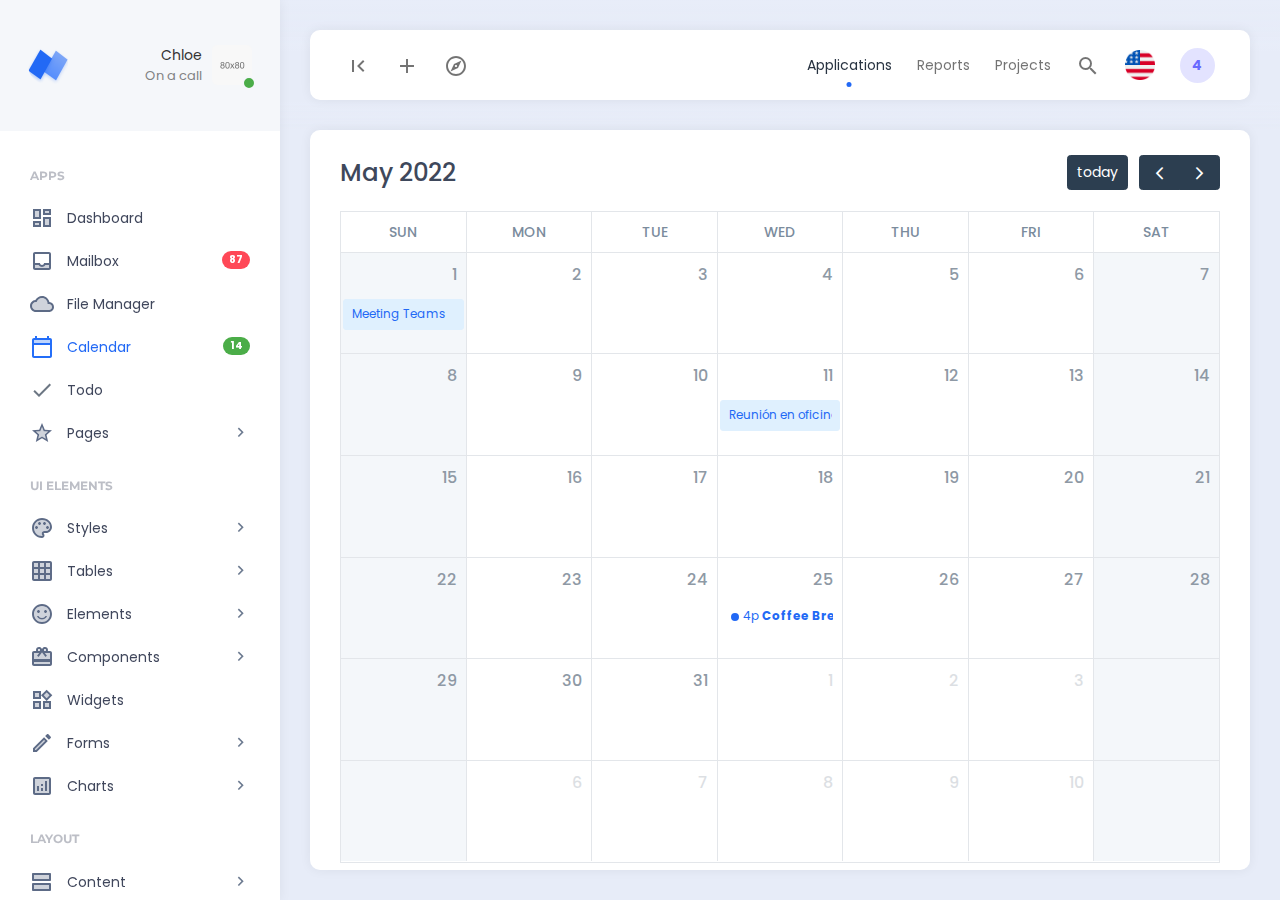
<file: calendar.html>
<!DOCTYPE html>
<html lang="en">

<head>
    <meta charset="utf-8">
    <meta http-equiv="X-UA-Compatible" content="IE=edge">
    <meta name="viewport" content="width=device-width, initial-scale=1">
    <meta name="description" content="Responsive Admin Dashboard Template">
    <meta name="keywords" content="admin,dashboard">
    <meta name="author" content="stacks">
    <!-- The above 6 meta tags *must* come first in the head; any other head content must come *after* these tags -->

    <!-- Title -->
    <title>Neptune - Responsive Admin Dashboard Template</title>

    <!-- Styles -->
    <link rel="preconnect" href="https://fonts.gstatic.com">
    <link href="https://fonts.googleapis.com/css2?family=Poppins:wght@300;400;500;600;700&display=swap" rel="stylesheet">
    <link href="https://fonts.googleapis.com/css2?family=Montserrat:wght@100;300;400;500;600;700;800&display=swap" rel="stylesheet">
    <link href="https://fonts.googleapis.com/css?family=Material+Icons|Material+Icons+Outlined|Material+Icons+Two+Tone|Material+Icons+Round|Material+Icons+Sharp" rel="stylesheet">
    <link href="../../assets/plugins/bootstrap/css/bootstrap.min.css" rel="stylesheet">
    <link href="../../assets/plugins/perfectscroll/perfect-scrollbar.css" rel="stylesheet">
    <link href="../../assets/plugins/pace/pace.css" rel="stylesheet">
    <link href="../../assets/plugins/highlight/styles/github-gist.css" rel="stylesheet">
    <link href="../../assets/plugins/fullcalendar/lib/main.min.css" rel="stylesheet">


    <!-- Theme Styles -->
    <link href="../../assets/css/main.min.css" rel="stylesheet">
    <link href="../../assets/css/custom.css" rel="stylesheet">

    <link rel="icon" type="image/png" sizes="32x32" href="../../assets/images/neptune.png" />
    <link rel="icon" type="image/png" sizes="16x16" href="../../assets/images/neptune.png" />

    <!-- HTML5 shim and Respond.js for IE8 support of HTML5 elements and media queries -->
    <!-- WARNING: Respond.js doesn't work if you view the page via file:// -->
    <!--[if lt IE 9]>
        <script src="https://oss.maxcdn.com/html5shiv/3.7.3/html5shiv.min.js"></script>
        <script src="https://oss.maxcdn.com/respond/1.4.2/respond.min.js"></script>
        <![endif]-->
</head>

<body>
    <div class="app align-content-stretch d-flex flex-wrap">
        <div class="app-sidebar">
            <div class="logo">
                <a href="index.html" class="logo-icon"><span class="logo-text">Neptune</span></a>
                <div class="sidebar-user-switcher user-activity-online">
                    <a href="#">
                        <img src="../../assets/images/avatars/avatar.png">
                        <span class="activity-indicator"></span>
                        <span class="user-info-text">Chloe<br><span class="user-state-info">On a call</span></span>
                    </a>
                </div>
            </div>
            <div class="app-menu">
                <ul class="accordion-menu">
                    <li class="sidebar-title">
                        Apps
                    </li>
                    <li>
                        <a href="index.html"><i class="material-icons-two-tone">dashboard</i>Dashboard</a>
                    </li>
                    <li>
                        <a href="mailbox.html"><i class="material-icons-two-tone">inbox</i>Mailbox<span class="badge rounded-pill badge-danger float-end">87</span></a>
                    </li>
                    <li>
                        <a href="file-manager.html"><i class="material-icons-two-tone">cloud_queue</i>File Manager</a>
                    </li>
                    <li class="active-page">
                        <a href="calendar.html" class="active"><i class="material-icons-two-tone">calendar_today</i>Calendar<span class="badge rounded-pill badge-success float-end">14</span></a>
                    </li>
                    <li>
                        <a href="todo.html"><i class="material-icons-two-tone">done</i>Todo</a>
                    </li>
                    <li>
                        <a href=""><i class="material-icons-two-tone">star</i>Pages<i class="material-icons has-sub-menu">keyboard_arrow_right</i></a>
                        <ul class="sub-menu">
                            <li>
                                <a href="pricing.html">Pricing</a>
                            </li>
                            <li>
                                <a href="invoice.html">Invoice</a>
                            </li>
                            <li>
                                <a href="settings.html">Settings</a>
                            </li>
                            <li>
                                <a href="#">Authentication<i class="material-icons has-sub-menu">keyboard_arrow_right</i></a>
                                <ul class="sub-menu">
                                    <li>
                                        <a href="sign-in.html">Sign In</a>
                                    </li>
                                    <li>
                                        <a href="sign-up.html">Sign Up</a>
                                    </li>
                                    <li>
                                        <a href="lock-screen.html">Lock Screen</a>
                                    </li>
                                </ul>
                            </li>
                            <li>
                                <a href="error.html">Error</a>
                            </li>
                        </ul>
                    </li>
                    <li class="sidebar-title">
                        UI Elements
                    </li>
                    <li>
                        <a href="#"><i class="material-icons-two-tone">color_lens</i>Styles<i class="material-icons has-sub-menu">keyboard_arrow_right</i></a>
                        <ul class="sub-menu">
                            <li>
                                <a href="styles-typography.html">Typography</a>
                            </li>
                            <li>
                                <a href="styles-code.html">Code</a>
                            </li>
                            <li>
                                <a href="styles-icons.html">Icons</a>
                            </li>
                        </ul>
                    </li>
                    <li>
                        <a href="#"><i class="material-icons-two-tone">grid_on</i>Tables<i class="material-icons has-sub-menu">keyboard_arrow_right</i></a>
                        <ul class="sub-menu">
                            <li>
                                <a href="tables-basic.html">Basic</a>
                            </li>
                            <li>
                                <a href="tables-datatable.html">DataTable</a>
                            </li>
                        </ul>
                    </li>
                    <li>
                        <a href=""><i class="material-icons-two-tone">sentiment_satisfied_alt</i>Elements<i class="material-icons has-sub-menu">keyboard_arrow_right</i></a>
                        <ul class="sub-menu">
                            <li>
                                <a href="ui-alerts.html">Alerts</a>
                            </li>
                            <li>
                                <a href="ui-avatars.html">Avatars</a>
                            </li>
                            <li>
                                <a href="ui-badge.html">Badge</a>
                            </li>
                            <li>
                                <a href="ui-breadcrumbs.html">Breadcrumbs</a>
                            </li>
                            <li>
                                <a href="ui-buttons.html">Buttons</a>
                            </li>
                            <li>
                                <a href="ui-button-groups.html">Button Groups</a>
                            </li>
                            <li>
                                <a href="ui-collapse.html">Collapse</a>
                            </li>
                            <li>
                                <a href="ui-dropdown.html">Dropdown</a>
                            </li>
                            <li>
                                <a href="ui-images.html">Images</a>
                            </li>
                            <li>
                                <a href="ui-pagination.html">Pagination</a>
                            </li>
                            <li>
                                <a href="ui-popovers.html">Popovers</a>
                            </li>
                            <li>
                                <a href="ui-progress.html">Progress</a>
                            </li>
                            <li>
                                <a href="ui-spinners.html">Spinners</a>
                            </li>
                            <li>
                                <a href="ui-toast.html">Toast</a>
                            </li>
                            <li>
                                <a href="ui-tooltips.html">Tooltips</a>
                            </li>
                        </ul>
                    </li>
                    <li>
                        <a href="#"><i class="material-icons-two-tone">card_giftcard</i>Components<i class="material-icons has-sub-menu">keyboard_arrow_right</i></a>
                        <ul class="sub-menu">
                            <li>
                                <a href="components-accordions.html">Accordions</a>
                            </li>
                            <li>
                                <a href="components-block-ui.html">Block UI</a>
                            </li>
                            <li>
                                <a href="components-cards.html">Cards</a>
                            </li>
                            <li>
                                <a href="components-carousel.html">Carousel</a>
                            </li>
                            <li>
                                <a href="components-countdown.html">Countdown</a>
                            </li>
                            <li>
                                <a href="components-lightbox.html">Lightbox</a>
                            </li>
                            <li>
                                <a href="components-lists.html">Lists</a>
                            </li>
                            <li>
                                <a href="components-modals.html">Modals</a>
                            </li>
                            <li>
                                <a href="components-tabs.html">Tabs</a>
                            </li>
                            <li>
                                <a href="components-session-timeout.html">Session Timeout</a>
                            </li>
                        </ul>
                    </li>
                    <li>
                        <a href="widgets.html"><i class="material-icons-two-tone">widgets</i>Widgets</a>
                    </li>
                    <li>
                        <a href="#"><i class="material-icons-two-tone">edit</i>Forms<i class="material-icons has-sub-menu">keyboard_arrow_right</i></a>
                        <ul class="sub-menu">
                            <li>
                                <a href="forms-basic.html">Basic</a>
                            </li>
                            <li>
                                <a href="forms-input-groups.html">Input Groups</a>
                            </li>
                            <li>
                                <a href="forms-input-masks.html">Input Masks</a>
                            </li>
                            <li>
                                <a href="forms-layouts.html">Form Layouts</a>
                            </li>
                            <li>
                                <a href="forms-validation.html">Form Validation</a>
                            </li>
                            <li>
                                <a href="forms-file-upload.html">File Upload</a>
                            </li>
                            <li>
                                <a href="forms-text-editor.html">Text Editor</a>
                            </li>
                            <li>
                                <a href="forms-datepickers.html">Datepickers</a>
                            </li>
                            <li>
                                <a href="forms-select2.html">Select2</a>
                            </li>
                        </ul>
                    </li>
                    <li>
                        <a href="#"><i class="material-icons-two-tone">analytics</i>Charts<i class="material-icons has-sub-menu">keyboard_arrow_right</i></a>
                        <ul class="sub-menu">
                            <li>
                                <a href="charts-apex.html">Apex</a>
                            </li>
                            <li>
                                <a href="charts-chartjs.html">ChartJS</a>
                            </li>
                        </ul>
                    </li>
                    <li class="sidebar-title">
                        Layout
                    </li>
                    <li>
                        <a href="#"><i class="material-icons-two-tone">view_agenda</i>Content<i class="material-icons has-sub-menu">keyboard_arrow_right</i></a>
                        <ul class="sub-menu">
                            <li>
                                <a href="content-page-headings.html">Page Headings</a>
                            </li>
                            <li>
                                <a href="content-section-headings.html">Section Headings</a>
                            </li>
                            <li>
                                <a href="content-left-menu.html">Left Menu</a>
                            </li>
                            <li>
                                <a href="content-right-menu.html">Right Menu</a>
                            </li>
                            <li>
                                <a href="content-boxed-content.html">Boxed Content</a>
                            </li>
                        </ul>
                    </li>
                    <li>
                        <a href="#"><i class="material-icons-two-tone">menu</i>Menu<i class="material-icons has-sub-menu">keyboard_arrow_right</i></a>
                        <ul class="sub-menu">
                            <li>
                                <a href="menu-off-canvas.html">Off-Canvas</a>
                            </li>
                            <li>
                                <a href="menu-standard.html">Standard</a>
                            </li>
                            <li>
                                <a href="menu-dark-sidebar.html">Dark Sidebar</a>
                            </li>
                            <li>
                                <a href="menu-hover-menu.html">Hover Menu</a>
                            </li>
                            <li>
                                <a href="menu-colored-sidebar.html">Colored Sidebar</a>
                            </li>
                        </ul>
                    </li>
                    <li>
                        <a href="#"><i class="material-icons-two-tone">view_day</i>Header<i class="material-icons has-sub-menu">keyboard_arrow_right</i></a>
                        <ul class="sub-menu">
                            <li>
                                <a href="header-basic.html">Basic</a>
                            </li>
                            <li>
                                <a href="header-full-width.html">Full-width</a>
                            </li>
                            <li>
                                <a href="header-transparent.html">Transparent</a>
                            </li>
                            <li>
                                <a href="header-large.html">Large</a>
                            </li>
                            <li>
                                <a href="header-colorful.html">Colorful</a>
                            </li>
                        </ul>
                    </li>
                    <li class="sidebar-title">
                        Other
                    </li>
                    <li>
                        <a href="#"><i class="material-icons-two-tone">bookmark</i>Documentation</a>
                    </li>
                    <li>
                        <a href="#"><i class="material-icons-two-tone">access_time</i>Change Log</a>
                    </li>
                </ul>
            </div>
        </div>
        <div class="app-container">
            <div class="search">
                <form>
                    <input class="form-control" type="text" placeholder="Type here..." aria-label="Search">
                </form>
                <a href="#" class="toggle-search"><i class="material-icons">close</i></a>
            </div>
            <div class="app-header">
                <nav class="navbar navbar-light navbar-expand-lg">
                    <div class="container-fluid">
                        <div class="navbar-nav" id="navbarNav">
                            <ul class="navbar-nav">
                                <li class="nav-item">
                                    <a class="nav-link hide-sidebar-toggle-button" href="#"><i class="material-icons">first_page</i></a>
                                </li>
                                <li class="nav-item dropdown hidden-on-mobile">
                                    <a class="nav-link dropdown-toggle" href="#" id="addDropdownLink" role="button" data-bs-toggle="dropdown" aria-expanded="false">
                                        <i class="material-icons">add</i>
                                    </a>
                                    <ul class="dropdown-menu" aria-labelledby="addDropdownLink">
                                        <li><a class="dropdown-item" href="#">New Workspace</a></li>
                                        <li><a class="dropdown-item" href="#">New Board</a></li>
                                        <li><a class="dropdown-item" href="#">Create Project</a></li>
                                    </ul>
                                </li>
                                <li class="nav-item dropdown hidden-on-mobile">
                                    <a class="nav-link dropdown-toggle" href="#" id="exploreDropdownLink" role="button" data-bs-toggle="dropdown" aria-expanded="false">
                                        <i class="material-icons-outlined">explore</i>
                                    </a>
                                    <ul class="dropdown-menu dropdown-lg large-items-menu" aria-labelledby="exploreDropdownLink">
                                        <li>
                                            <h6 class="dropdown-header">Repositories</h6>
                                        </li>
                                        <li>
                                            <a class="dropdown-item" href="#">
                                                <h5 class="dropdown-item-title">
                                                    Neptune iOS
                                                    <span class="badge badge-warning">1.0.2</span>
                                                    <span class="hidden-helper-text">switch<i class="material-icons">keyboard_arrow_right</i></span>
                                                </h5>
                                                <span class="dropdown-item-description">Lorem Ipsum is simply dummy text of the printing and typesetting industry.</span>
                                            </a>
                                        </li>
                                        <li>
                                            <a class="dropdown-item" href="#">
                                                <h5 class="dropdown-item-title">
                                                    Neptune Android
                                                    <span class="badge badge-info">dev</span>
                                                    <span class="hidden-helper-text">switch<i class="material-icons">keyboard_arrow_right</i></span>
                                                </h5>
                                                <span class="dropdown-item-description">Lorem Ipsum is simply dummy text of the printing and typesetting industry.</span>
                                            </a>
                                        </li>
                                        <li class="dropdown-btn-item d-grid">
                                            <button class="btn btn-primary">Create new repository</button>
                                        </li>
                                    </ul>
                                </li>
                            </ul>
            
                        </div>
                        <div class="d-flex">
                            <ul class="navbar-nav">
                                <li class="nav-item hidden-on-mobile">
                                    <a class="nav-link active" href="#">Applications</a>
                                </li>
                                <li class="nav-item hidden-on-mobile">
                                    <a class="nav-link" href="#">Reports</a>
                                </li>
                                <li class="nav-item hidden-on-mobile">
                                    <a class="nav-link" href="#">Projects</a>
                                </li>
                                <li class="nav-item">
                                    <a class="nav-link toggle-search" href="#"><i class="material-icons">search</i></a>
                                </li>
                                <li class="nav-item hidden-on-mobile">
                                    <a class="nav-link language-dropdown-toggle" href="#" id="languageDropDown" data-bs-toggle="dropdown"><img src="../../assets/images/flags/us.png" alt=""></a>
                                        <ul class="dropdown-menu dropdown-menu-end language-dropdown" aria-labelledby="languageDropDown">
                                            <li><a class="dropdown-item" href="#"><img src="../../assets/images/flags/germany.png" alt="">German</a></li>
                                            <li><a class="dropdown-item" href="#"><img src="../../assets/images/flags/italy.png" alt="">Italian</a></li>
                                            <li><a class="dropdown-item" href="#"><img src="../../assets/images/flags/china.png" alt="">Chinese</a></li>
                                        </ul>
                                </li>
                                <li class="nav-item hidden-on-mobile">
                                    <a class="nav-link nav-notifications-toggle" id="notificationsDropDown" href="#" data-bs-toggle="dropdown">4</a>
                                    <div class="dropdown-menu dropdown-menu-end notifications-dropdown" aria-labelledby="notificationsDropDown">
                                        <h6 class="dropdown-header">Notifications</h6>
                                        <div class="notifications-dropdown-list">
                                            <a href="#">
                                                <div class="notifications-dropdown-item">
                                                    <div class="notifications-dropdown-item-image">
                                                        <span class="notifications-badge bg-info text-white">
                                                            <i class="material-icons-outlined">campaign</i>
                                                        </span>
                                                    </div>
                                                    <div class="notifications-dropdown-item-text">
                                                        <p class="bold-notifications-text">Donec tempus nisi sed erat vestibulum, eu suscipit ex laoreet</p>
                                                        <small>19:00</small>
                                                    </div>
                                                </div>
                                            </a>
                                            <a href="#">
                                                <div class="notifications-dropdown-item">
                                                    <div class="notifications-dropdown-item-image">
                                                        <span class="notifications-badge bg-danger text-white">
                                                            <i class="material-icons-outlined">bolt</i>
                                                        </span>
                                                    </div>
                                                    <div class="notifications-dropdown-item-text">
                                                        <p class="bold-notifications-text">Quisque ligula dui, tincidunt nec pharetra eu, fringilla quis mauris</p>
                                                        <small>18:00</small>
                                                    </div>
                                                </div>
                                            </a>
                                            <a href="#">
                                                <div class="notifications-dropdown-item">
                                                    <div class="notifications-dropdown-item-image">
                                                        <span class="notifications-badge bg-success text-white">
                                                            <i class="material-icons-outlined">alternate_email</i>
                                                        </span>
                                                    </div>
                                                    <div class="notifications-dropdown-item-text">
                                                        <p>Nulla id libero mattis justo euismod congue in et metus</p>
                                                        <small>yesterday</small>
                                                    </div>
                                                </div>
                                            </a>
                                            <a href="#">
                                                <div class="notifications-dropdown-item">
                                                    <div class="notifications-dropdown-item-image">
                                                        <span class="notifications-badge">
                                                            <img src="../../assets/images/avatars/avatar.png" alt="">
                                                        </span>
                                                    </div>
                                                    <div class="notifications-dropdown-item-text">
                                                        <p>Praesent sodales lobortis velit ac pellentesque</p>
                                                        <small>yesterday</small>
                                                    </div>
                                                </div>
                                            </a>
                                            <a href="#">
                                                <div class="notifications-dropdown-item">
                                                    <div class="notifications-dropdown-item-image">
                                                        <span class="notifications-badge">
                                                            <img src="../../assets/images/avatars/avatar.png" alt="">
                                                        </span>
                                                    </div>
                                                    <div class="notifications-dropdown-item-text">
                                                        <p>Praesent lacinia ante eget tristique mattis. Nam sollicitudin velit sit amet auctor porta</p>
                                                        <small>yesterday</small>
                                                    </div>
                                                </div>
                                            </a>
                                        </div>
                                    </div>
                                </li>
                            </ul>
                        </div>
                    </div>
                </nav>
            </div>
            <div class="app-content">
                <div class="content-wrapper">
                    <div class="container-fluid">
                        <div class="row">
                            <div class="col">
                                <div class="card calendar-container">
                                    <div class="card-body">
                                        <div id="calendar"></div>
                                    </div>
                                </div>
                            </div>
                        </div>
                    </div>
                </div>
            </div>
        </div>
    </div>

    <!-- Javascripts -->
    <script src="../../assets/plugins/jquery/jquery-3.5.1.min.js"></script>
    <script src="../../assets/plugins/bootstrap/js/popper.min.js"></script>
    <script src="../../assets/plugins/bootstrap/js/bootstrap.min.js"></script>
    <script src="../../assets/plugins/perfectscroll/perfect-scrollbar.min.js"></script>
    <script src="../../assets/plugins/pace/pace.min.js"></script>
    <script src="../../assets/plugins/highlight/highlight.pack.js"></script>
    <script src="../../assets/plugins/fullcalendar/lib/main.min.js"></script>
    <script src="../../assets/js/main.min.js"></script>
    <script src="../../assets/js/custom.js"></script>
    <script src="../../assets/js/pages/calendar.js"></script>
</body>

</html>
</file>
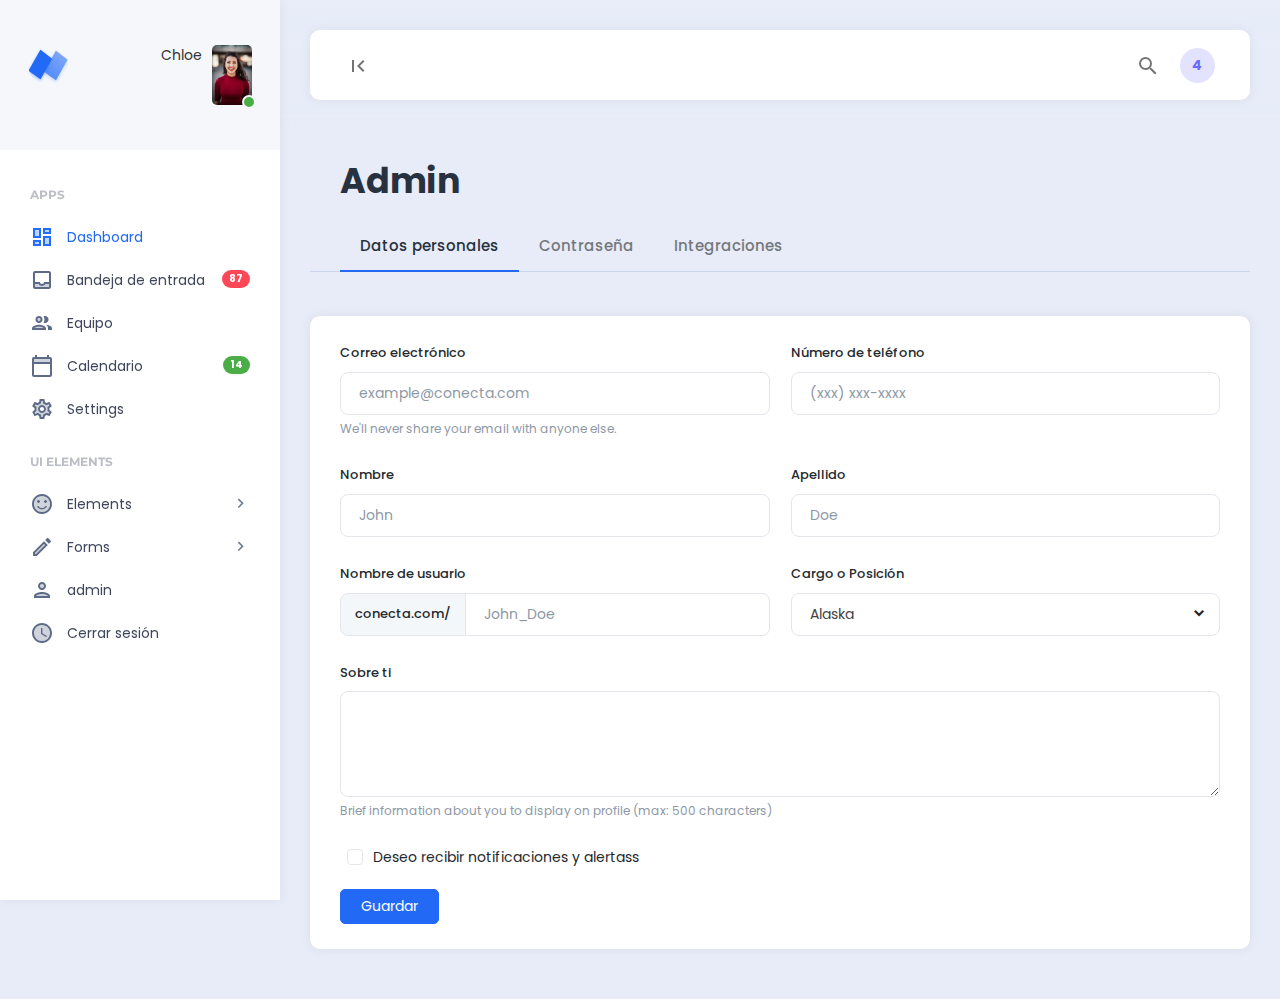
<file: templates/admin1/admin.html>
<!DOCTYPE html>
<html lang="en">

<head>
    <meta charset="utf-8">
    <meta http-equiv="X-UA-Compatible" content="IE=edge">
    <meta name="viewport" content="width=device-width, initial-scale=1">
    <meta name="description" content="Responsive Admin Dashboard Template">
    <meta name="keywords" content="admin,dashboard">
    <meta name="author" content="stacks">
    <!-- The above 6 meta tags *must* come first in the head; any other head content must come *after* these tags -->

    <!-- Title -->
    <title>Conecta - Bienvenidos a tu dashboard</title>

    <!-- Styles -->
    <link rel="preconnect" href="https://fonts.gstatic.com">
    <link href="https://fonts.googleapis.com/css2?family=Poppins:wght@300;400;500;600;700&display=swap" rel="stylesheet">
    <link href="https://fonts.googleapis.com/css2?family=Montserrat:wght@100;300;400;500;600;700;800&display=swap" rel="stylesheet">
    <link href="https://fonts.googleapis.com/css?family=Material+Icons|Material+Icons+Outlined|Material+Icons+Two+Tone|Material+Icons+Round|Material+Icons+Sharp" rel="stylesheet">
    <link href="../../assets/plugins/bootstrap/css/bootstrap.min.css" rel="stylesheet">
    <link href="../../assets/plugins/perfectscroll/perfect-scrollbar.css" rel="stylesheet">
    <link href="../../assets/plugins/pace/pace.css" rel="stylesheet">
    <link href="../../assets/plugins/highlight/styles/github-gist.css" rel="stylesheet">
    <link href="../../assets/plugins/select2/css/select2.min.css" rel="stylesheet">


    <!-- Theme Styles -->
    <link href="../../assets/css/main.min.css" rel="stylesheet">
    <link href="../../assets/css/custom.css" rel="stylesheet">

    <link rel="icon" type="image/png" sizes="32x32" href="../../assets/images/neptune.png" />
    <link rel="icon" type="image/png" sizes="16x16" href="../../assets/images/neptune.png" />

    <!-- HTML5 shim and Respond.js for IE8 support of HTML5 elements and media queries -->
    <!-- WARNING: Respond.js doesn't work if you view the page via file:// -->
    <!--[if lt IE 9]>
        <script src="https://oss.maxcdn.com/html5shiv/3.7.3/html5shiv.min.js"></script>
        <script src="https://oss.maxcdn.com/respond/1.4.2/respond.min.js"></script>
        <![endif]-->
</head>

<body>
    <div class="app align-content-stretch d-flex flex-wrap">
        <div class="app-sidebar">
            <div class="logo">
                <!--a href="index.html" class="logo-icon"><span class="logo-text">Neptune</span></!--a
                -->
                <a class="navbar-brand logo-icon" href="#">
                    <span class="fw-bold logo-text navbar-brand" style="font-size: larger">Conecta</span
            >
          </a>
          <div class="sidebar-user-switcher user-activity-online">
            <a href="#">
              <img src="../../assets/images/avatars/profile.jpeg" />
              <span class="activity-indicator"></span>
                    <span class="user-info-text">Chloe<br /><span class="user-state-info">
                  <i class="fas fa-phone"></i></span
              ></span>
                </a>
            </div>
        </div>
        <div class="app-menu">
            <ul class="accordion-menu">
                <li class="sidebar-title">Apps</li>
                <li class="active-page">
                    <a href="index.html" class="active"><i class="material-icons-two-tone">dashboard</i>Dashboard</a
              >
            </li>
            <li>
              <a href="mailbox.html"
                ><i class="material-icons-two-tone">inbox</i>Bandeja de entrada<span
                  class="badge rounded-pill badge-danger float-end"
                  >87</span
                ></a
              >
            </li>
            <li>
              <a href="team.html"
                ><i class="material-icons-two-tone">group</i>Equipo</a
              >
            </li>
            <li>
              <a href="calendar.html"
                ><i class="material-icons-two-tone">calendar_today</i
                >Calendario<span
                  class="badge rounded-pill badge-success float-end"
                  >14</span
                ></a
              >
            </li>
           
            <li>
              <a href="settings.html"
                ><i class="material-icons-two-tone">settings</i>Settings</a
              >
            </li>
         
            <li class="sidebar-title">UI Elements</li>


            <li>
                <a href=""><i class="material-icons-two-tone">sentiment_satisfied_alt</i
                >Elements<i class="material-icons has-sub-menu"
                  >keyboard_arrow_right</i
                ></a
              >
              <ul class="sub-menu">
                <li>
                  <a href="ui-alerts.html">Alerts</a>
                </li>
                <li>
                    <a href="ui-avatars.html">Avatars</a>
                </li>
                <li>
                    <a href="ui-badge.html">Badge</a>
                </li>
                <li>
                    <a href="ui-breadcrumbs.html">Breadcrumbs</a>
                </li>
                <li>
                    <a href="ui-buttons.html">Buttons</a>
                </li>
                <li>
                    <a href="ui-button-groups.html">Button Groups</a>
                </li>
                <li>
                    <a href="ui-collapse.html">Collapse</a>
                </li>
                <li>
                    <a href="ui-dropdown.html">Dropdown</a>
                </li>
                <li>
                    <a href="ui-images.html">Images</a>
                </li>
                <li>
                    <a href="ui-pagination.html">Pagination</a>
                </li>
                <li>
                    <a href="ui-popovers.html">Popovers</a>
                </li>
                <li>
                    <a href="ui-progress.html">Progress</a>
                </li>
                <li>
                    <a href="ui-spinners.html">Spinners</a>
                </li>
                <li>
                    <a href="ui-toast.html">Toast</a>
                </li>
                <li>
                    <a href="ui-tooltips.html">Tooltips</a>
                </li>
            </ul>
            </li>
            <!--li>
                <a href="#"><i class="material-icons-two-tone">card_giftcard</i
                >Components<i class="material-icons has-sub-menu"
                  >keyboard_arrow_right</i
                ></a
              >
              <ul class="sub-menu">
                <li>
                  <a href="components-accordions.html">Accordions</a>
            </li>
            <li>
                <a href="components-block-ui.html">Block UI</a>
            </li>
            <li>
                <a href="components-cards.html">Cards</a>
            </li>
            <li>
                <a href="components-carousel.html">Carousel</a>
            </li>
            <li>
                <a href="components-countdown.html">Countdown</a>
            </li>
            <li>
                <a href="components-lightbox.html">Lightbox</a>
            </li>
            <li>
                <a href="components-lists.html">Lists</a>
            </li>
            <li>
                <a href="components-modals.html">Modals</a>
            </li>
            <li>
                <a href="components-tabs.html">Tabs</a>
            </li>
            <li>
                <a href="components-session-timeout.html">Session Timeout</a>
            </li>
            </ul>
            </li-->

            <li>
                <a href="#"><i class="material-icons-two-tone">edit</i>Forms<i
                  class="material-icons has-sub-menu"
                  >keyboard_arrow_right</i
                ></a
              >
              <ul class="sub-menu">
                <li>
                  <a href="forms-basic.html">Basic</a>
            </li>
            <li>
                <a href="forms-input-groups.html">Input Groups</a>
            </li>
            <li>
                <a href="forms-input-masks.html">Input Masks</a>
            </li>
            <li>
                <a href="forms-layouts.html">Form Layouts</a>
            </li>
            <li>
                <a href="forms-validation.html">Form Validation</a>
            </li>
            <li>
                <a href="forms-file-upload.html">File Upload</a>
            </li>
            <li>
                <a href="forms-text-editor.html">Text Editor</a>
            </li>
            <li>
                <a href="forms-datepickers.html">Datepickers</a>
            </li>
            <li>
                <a href="forms-select2.html">Select2</a>
            </li>
            </ul>
            </li>

            </li>
            <li>
                <a href="admin.html"><i class="material-icons-two-tone">person</i>admin</a
              >
            </li>
            <li>
                <a href="index.html"><i class="material-icons-two-tone">access_time</i>Cerrar sesión</a
              >
            </li>
          </ul>
        </div>
      </div>
        <div class="app-container">
            <div class="search">
                <form>
                    <input class="form-control" type="text" placeholder="Type here..." aria-label="Search">
                </form>
                <a href="#" class="toggle-search"><i class="material-icons">close</i></a>
        </div>
        <div class="app-header">
            <nav class="navbar navbar-light navbar-expand-lg">
                <div class="container-fluid">
                    <div class="navbar-nav" id="navbarNav">
                        <ul class="navbar-nav">
                            <li class="nav-item">
                                <a class="nav-link hide-sidebar-toggle-button" href="#"><i class="material-icons">first_page</i></a>
                            </li>
                        </ul>

                    </div>
                    <div class="d-flex">
                        <ul class="navbar-nav">

                            <li class="nav-item">
                                <a class="nav-link toggle-search" href="#"><i class="material-icons">search</i></a>
                            </li>
                            <li class="nav-item hidden-on-mobile">
                                <a class="nav-link nav-notifications-toggle" id="notificationsDropDown" href="#" data-bs-toggle="dropdown">4</a>
                                <div class="dropdown-menu dropdown-menu-end notifications-dropdown" aria-labelledby="notificationsDropDown">
                                    <h6 class="dropdown-header">Notifications</h6>
                                    <div class="notifications-dropdown-list">
                                        <a href="#">
                                            <div class="notifications-dropdown-item">
                                                <div class="notifications-dropdown-item-image">
                                                    <span class="notifications-badge bg-info text-white">
                                                            <i class="material-icons-outlined">campaign</i>
                                                        </span>
                                                </div>
                                                <div class="notifications-dropdown-item-text">
                                                    <p class="bold-notifications-text">Donec tempus nisi sed erat vestibulum, eu suscipit ex laoreet</p>
                                                    <small>19:00</small>
                                                </div>
                                            </div>
                                        </a>
                                        <a href="#">
                                            <div class="notifications-dropdown-item">
                                                <div class="notifications-dropdown-item-image">
                                                    <span class="notifications-badge bg-danger text-white">
                                                            <i class="material-icons-outlined">bolt</i>
                                                        </span>
                                                </div>
                                                <div class="notifications-dropdown-item-text">
                                                    <p class="bold-notifications-text">Quisque ligula dui, tincidunt nec pharetra eu, fringilla quis mauris</p>
                                                    <small>18:00</small>
                                                </div>
                                            </div>
                                        </a>
                                        <a href="#">
                                            <div class="notifications-dropdown-item">
                                                <div class="notifications-dropdown-item-image">
                                                    <span class="notifications-badge bg-success text-white">
                                                            <i class="material-icons-outlined">alternate_email</i>
                                                        </span>
                                                </div>
                                                <div class="notifications-dropdown-item-text">
                                                    <p>Nulla id libero mattis justo euismod congue in et metus</p>
                                                    <small>yesterday</small>
                                                </div>
                                            </div>
                                        </a>
                                        <a href="#">
                                            <div class="notifications-dropdown-item">
                                                <div class="notifications-dropdown-item-image">
                                                    <span class="notifications-badge">
                                                            <img src="../../assets/images/avatars/avatar.png" alt="">
                                                        </span>
                                                </div>
                                                <div class="notifications-dropdown-item-text">
                                                    <p>Praesent sodales lobortis velit ac pellentesque</p>
                                                    <small>yesterday</small>
                                                </div>
                                            </div>
                                        </a>
                                        <a href="#">
                                            <div class="notifications-dropdown-item">
                                                <div class="notifications-dropdown-item-image">
                                                    <span class="notifications-badge">
                                                            <img src="../../assets/images/avatars/avatar.png" alt="">
                                                        </span>
                                                </div>
                                                <div class="notifications-dropdown-item-text">
                                                    <p>Praesent lacinia ante eget tristique mattis. Nam sollicitudin velit sit amet auctor porta</p>
                                                    <small>yesterday</small>
                                                </div>
                                            </div>
                                        </a>
                                    </div>
                                </div>
                            </li>
                        </ul>
                    </div>
                </div>
            </nav>
        </div>
        <div class="app-content">
            <div class="content-wrapper">
                <div class="container-fluid">
                    <div class="row">
                        <div class="col">
                            <div class="page-description page-description-tabbed">
                                <h1>Admin</h1>

                                <ul class="nav nav-tabs mb-3" id="myTab" role="tablist">
                                    <li class="nav-item" role="presentation">
                                        <button class="nav-link active" id="account-tab" data-bs-toggle="tab" data-bs-target="#account" type="button" role="tab" aria-controls="hoaccountme" aria-selected="true">Datos personales</button>
                                    </li>
                                    <li class="nav-item" role="presentation">
                                        <button class="nav-link" id="security-tab" data-bs-toggle="tab" data-bs-target="#security" type="button" role="tab" aria-controls="security" aria-selected="false">Contraseña</button>
                                    </li>
                                    <li class="nav-item" role="presentation">
                                        <button class="nav-link" id="integrations-tab" data-bs-toggle="tab" data-bs-target="#integrations" type="button" role="tab" aria-controls="integrations" aria-selected="false">Integraciones</button>
                                    </li>
                                </ul>
                            </div>
                        </div>
                    </div>
                    <div class="row">
                        <div class="col">
                            <div class="tab-content" id="myTabContent">
                                <div class="tab-pane fade show active" id="account" role="tabpanel" aria-labelledby="account-tab">
                                    <div class="card">
                                        <div class="card-body">
                                            <div class="row">
                                                <div class="col-md-6">
                                                    <label for="settingsInputEmail" class="form-label">Correo electrónico</label>
                                                    <input type="email" class="form-control" id="settingsInputEmail" aria-describedby="settingsEmailHelp" placeholder="example@conecta.com">
                                                    <div id="settingsEmailHelp" class="form-text">We'll never share your email with anyone else.</div>
                                                </div>
                                                <div class="col-md-6">
                                                    <label for="settingsPhoneNumber" class="form-label">Número de teléfono</label>
                                                    <input type="text" class="form-control" id="settingsPhoneNumber" placeholder="(xxx) xxx-xxxx">
                                                </div>
                                            </div>
                                            <div class="row m-t-lg">
                                                <div class="col-md-6">
                                                    <label for="settingsInputFirstName" class="form-label">Nombre</label>
                                                    <input type="text" class="form-control" id="settingsInputFirstName" placeholder="John">
                                                </div>
                                                <div class="col-md-6">
                                                    <label for="settingsInputLastName" class="form-label">Apellido</label>
                                                    <input type="text" class="form-control" id="settingsInputLastName" placeholder="Doe">
                                                </div>
                                            </div>
                                            <div class="row m-t-lg">
                                                <div class="col-md-6">
                                                    <label for="settingsInputUserName" class="form-label">Nombre de usuario</label>
                                                    <div class="input-group">
                                                        <span class="input-group-text" id="settingsInputUserName-add">conecta.com/</span>
                                                        <input type="text" class="form-control" id="settingsInputUserName" aria-describedby="settingsInputUserName-add" placeholder="John_Doe">
                                                    </div>
                                                </div>
                                                <div class="col-md-6">
                                                    <label for="settingsState" class="form-label">Cargo o Posición</label>
                                                    <select class="js-states form-control" id="settingsState" tabindex="-1" style="display: none; width: 100%">
                                                            <optgroup label="Alaskan/Hawaiian Time Zone">
                                                                <option value="AK">Alaska</option>
                                                                <option value="HI">Hawaii</option>
                                                            </optgroup>
                                                            <optgroup label="Pacific Time Zone">
                                                                <option value="CA">California</option>
                                                                <option value="NV">Nevada</option>
                                                                <option value="OR">Oregon</option>
                                                                <option value="WA">Washington</option>
                                                            </optgroup>
                                                            <optgroup label="Mountain Time Zone">
                                                                <option value="AZ">Arizona</option>
                                                                <option value="CO">Colorado</option>
                                                                <option value="ID">Idaho</option>
                                                                <option value="MT">Montana</option>
                                                                <option value="NE">Nebraska</option>
                                                                <option value="NM">New Mexico</option>
                                                                <option value="ND">North Dakota</option>
                                                                <option value="UT">Utah</option>
                                                                <option value="WY">Wyoming</option>
                                                            </optgroup>
                                                            <optgroup label="Central Time Zone">
                                                                <option value="AL">Alabama</option>
                                                                <option value="AR">Arkansas</option>
                                                                <option value="IL">Illinois</option>
                                                                <option value="IA">Iowa</option>
                                                                <option value="KS">Kansas</option>
                                                                <option value="KY">Kentucky</option>
                                                                <option value="LA">Louisiana</option>
                                                                <option value="MN">Minnesota</option>
                                                                <option value="MS">Mississippi</option>
                                                                <option value="MO">Missouri</option>
                                                                <option value="OK">Oklahoma</option>
                                                                <option value="SD">South Dakota</option>
                                                                <option value="TX">Texas</option>
                                                                <option value="TN">Tennessee</option>
                                                                <option value="WI">Wisconsin</option>
                                                            </optgroup>
                                                            <optgroup label="Eastern Time Zone">
                                                                <option value="CT">Connecticut</option>
                                                                <option value="DE">Delaware</option>
                                                                <option value="FL">Florida</option>
                                                                <option value="GA">Georgia</option>
                                                                <option value="IN">Indiana</option>
                                                                <option value="ME">Maine</option>
                                                                <option value="MD">Maryland</option>
                                                                <option value="MA">Massachusetts</option>
                                                                <option value="MI">Michigan</option>
                                                                <option value="NH">New Hampshire</option>
                                                                <option value="NJ">New Jersey</option>
                                                                <option value="NY">New York</option>
                                                                <option value="NC">North Carolina</option>
                                                                <option value="OH">Ohio</option>
                                                                <option value="PA">Pennsylvania</option>
                                                                <option value="RI">Rhode Island</option>
                                                                <option value="SC">South Carolina</option>
                                                                <option value="VT">Vermont</option>
                                                                <option value="VA">Virginia</option>
                                                                <option value="WV">West Virginia</option>
                                                            </optgroup>
                                                        </select>
                                                </div>
                                            </div>
                                            <div class="row m-t-lg">
                                                <div class="col">
                                                    <label for="settingsAbout" class="form-label">Sobre ti</label>
                                                    <textarea class="form-control" id="settingsAbout" maxlength="500" rows="4" aria-describedby="settingsAboutHelp"></textarea>
                                                    <div id="emailHelp" class="form-text">Brief information about you to display on profile (max: 500 characters)</div>
                                                </div>
                                            </div>
                                            <div class="row m-t-lg">
                                                <div class="col">
                                                    <div class="form-check">
                                                        <input class="form-check-input" type="checkbox" value="" id="SettingsNewsLetter">
                                                        <label class="form-check-label" for="SettingsNewsLetter">
                                                                Deseo recibir notificaciones y alertass
                                                            </label>
                                                    </div>
                                                    <a href="#" class="btn btn-primary m-t-sm">Guardar</a>
                                                </div>
                                            </div>
                                        </div>
                                    </div>
                                </div>
                                <div class="tab-pane fade" id="security" role="tabpanel" aria-labelledby="security-tab">
                                    <div class="card">
                                        <div class="card-body">
                                            <div class="settings-security-two-factor">
                                                <h5>Two-Factor Authentication</h5>
                                                <span>Two-factor authentication is automatically enabled on your account, for security reasons we require all users to authenticate with SMS code or authorized third-party auth apps. Read more about our security policy <a href="#">here</a>.</span>
                                            </div>
                                            <div class="container">
                                                <div class="row">
                                                    <div class="col-xl-7">
                                                        <div class="row m-t-xxl">
                                                            <div class="col">
                                                                <label for="settingsCurrentPassword" class="form-label">Contraseña actual</label>
                                                                <input type="password" class="form-control" aria-describedby="settingsCurrentPassword" placeholder="&#9679;&#9679;&#9679;&#9679;&#9679;&#9679;&#9679;&#9679;">
                                                                <div id="settingsCurrentPassword" class="form-text">Nunca compartas tus datos o contraseña con nadie.</div>
                                                            </div>
                                                        </div>
                                                        <div class="row m-t-xxl">
                                                            <div class="col">
                                                                <label for="settingsNewPassword" class="form-label">Nueva Contraseña</label>
                                                                <input type="password" class="form-control" aria-describedby="settingsNewPassword" placeholder="&#9679;&#9679;&#9679;&#9679;&#9679;&#9679;&#9679;&#9679;">
                                                            </div>
                                                        </div>
                                                        <div class="row m-t-xxl">
                                                            <div class="col">
                                                                <label for="settingsConfirmPassword" class="form-label">Confirmar Contraseña</label>
                                                                <input type="password" class="form-control" aria-describedby="settingsConfirmPassword" placeholder="&#9679;&#9679;&#9679;&#9679;&#9679;&#9679;&#9679;&#9679;">
                                                            </div>
                                                        </div>
                                                        <div class="row m-t-xxl">
                                                            <div class="col">
                                                                <label for="settingsSmsCode" class="form-label">Código SMS</label>
                                                                <div class="input-group">
                                                                    <input type="password" class="form-control" aria-describedby="settingsSmsCode" placeholder="&#9679;&#9679;&#9679;&#9679;">
                                                                    <button class="btn btn-primary btn-style-light" id="settingsResentSmsCode">Reenviar</button>
                                                                </div>
                                                                <div id="settingsSmsCode" class="form-text">El código será enviado al teléfono asociado a tu cuenta de usuario.</div>
                                                            </div>
                                                        </div>
                                                        <div class="row m-t-lg">
                                                            <div class="col">
                                                                <div class="form-check">
                                                                    <input class="form-check-input" type="checkbox" value="" id="settingsPasswordLogout" checked>
                                                                    <label class="form-check-label" for="settingsPasswordLogout">
                                                                Log out from all current sessions
                                                            </label>
                                                                </div>
                                                                <a href="#" class="btn btn-primary m-t-sm">Cambiar contraseña</a>
                                                            </div>
                                                        </div>
                                                    </div>
                                                    <div class="col-xl-4">
                                                        <div class="card widget widget-info m-t-xxl">
                                                            <div class="card-body">
                                                                <div class="widget-info-container">
                                                                    <div class="widget-info-image" style="
                            background: url('../../assets/images/widgets/security.svg');
                          "></div>
                                                                    <h5 class="widget-info-title">Advanced Security</h5>
                                                                    <p class="widget-info-text m-t-n-xs">
                                                                        Nunc cursus tempor sapien, et mattis libero dapibus ut. Ut a ante sit amet arcu imperdiet accumsan.
                                                                    </p>
                                                                    <a href="#" class="btn btn-primary widget-info-action">Upgrade Now</a
                        >
                      </div>
                    </div>
                                                    </div>
                                                </div>
                                            </div>
       
                                                        </div>

                                                    </div>
                                                </div>
                                            </div>
                                            <div class="tab-pane fade" id="integrations" role="tabpanel" aria-labelledby="integrations-tab">
                                                <div class="card">
                                                    <div class="card-body">
                                                        <div class="settings-integrations">
                                                            <div class="settings-integrations-item">
                                                                <div class="settings-integrations-item-info">
                                                                    <img src="../../assets/images/icons/jira_software.png" alt="">
                                                                    <span>Plan, track, and manage your agile and software development projects in Jira.</span>
                                                                </div>
                                                                <div class="settings-integrations-item-switcher">
                                                                    <div class="form-check form-switch">
                                                                        <input class="form-check-input form-control-md" type="checkbox" id="settingsIntegrationOneSwitcher" checked>
                                                                    </div>
                                                                </div>
                                                            </div>


                                                            <div class="settings-integrations-item">
                                                                <div class="settings-integrations-item-info">
                                                                    <img src="../../assets/images/icons/sourcetree.png" alt="">
                                                                    <span>A Git GUI that offers a visual representation of your repositories.</span>
                                                                </div>
                                                                <div class="settings-integrations-item-switcher">
                                                                    <div class="form-check form-switch">
                                                                        <input class="form-check-input form-control-md" type="checkbox" id="settingsIntegrationFourSwitcher">
                                                                    </div>
                                                                </div>
                                                            </div>
                                                        </div>
                                                    </div>
                                                </div>
                                            </div>
                                        </div>
                                    </div>
                                </div>
                            </div>
                        </div>
                    </div>
                </div>
            </div>

            <!-- Javascripts -->
            <script src="../../assets/plugins/jquery/jquery-3.5.1.min.js"></script>
            <script src="../../assets/plugins/bootstrap/js/popper.min.js"></script>
            <script src="../../assets/plugins/bootstrap/js/bootstrap.min.js"></script>
            <script src="../../assets/plugins/perfectscroll/perfect-scrollbar.min.js"></script>
            <script src="../../assets/plugins/pace/pace.min.js"></script>
            <script src="../../assets/plugins/highlight/highlight.pack.js"></script>
            <script src="../../assets/plugins/select2/js/select2.full.min.js"></script>
            <script src="../../assets/js/main.min.js"></script>
            <script src="../../assets/js/custom.js"></script>
            <script src="../../assets/js/pages/settings.js"></script>
</body>

</html>
</file>
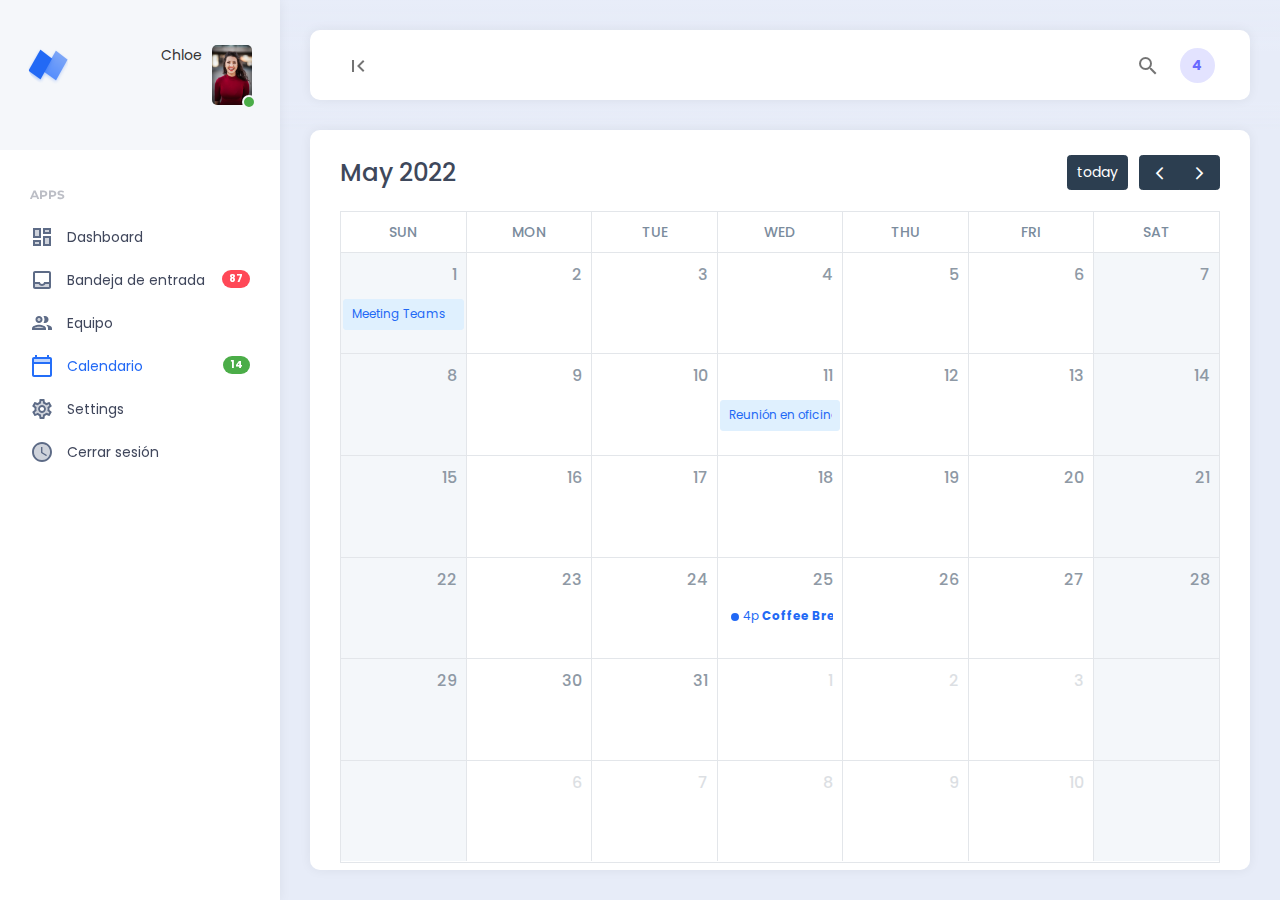
<file: templates/admin1/calendar.html>
<!DOCTYPE html>
<html lang="en">

<head>
    <meta charset="utf-8" />
    <meta http-equiv="X-UA-Compatible" content="IE=edge" />
    <meta name="viewport" content="width=device-width, initial-scale=1" />
    <meta name="description" content="Responsive Admin Dashboard Template" />
    <meta name="keywords" content="admin,dashboard" />
    <meta name="author" content="stacks" />
    <!-- The above 6 meta tags *must* come first in the head; any other head content must come *after* these tags -->

    <!-- Title -->
    <title>Conecta - Calendario</title>

    <!-- Styles -->
    <link rel="preconnect" href="https://fonts.gstatic.com" />
    <link href="https://fonts.googleapis.com/css2?family=Poppins:wght@300;400;500;600;700&display=swap" rel="stylesheet" />
    <link href="https://fonts.googleapis.com/css2?family=Montserrat:wght@100;300;400;500;600;700;800&display=swap" rel="stylesheet" />
    <link href="https://fonts.googleapis.com/css?family=Material+Icons|Material+Icons+Outlined|Material+Icons+Two+Tone|Material+Icons+Round|Material+Icons+Sharp" rel="stylesheet" />
    <link href="../../assets/plugins/bootstrap/css/bootstrap.min.css" rel="stylesheet" />
    <link href="../../assets/plugins/perfectscroll/perfect-scrollbar.css" rel="stylesheet" />
    <link href="../../assets/plugins/pace/pace.css" rel="stylesheet" />
    <link href="../../assets/plugins/highlight/styles/github-gist.css" rel="stylesheet" />
    <link href="../../assets/plugins/fullcalendar/lib/main.min.css" rel="stylesheet" />

    <!-- Theme Styles -->
    <link href="../../assets/css/main.min.css" rel="stylesheet" />
    <link href="../../assets/css/custom.css" rel="stylesheet" />

    <link rel="icon" type="image/png" sizes="32x32" href="../../assets/images/neptune.png" />
    <link rel="icon" type="image/png" sizes="16x16" href="../../assets/images/neptune.png" />

    <!-- HTML5 shim and Respond.js for IE8 support of HTML5 elements and media queries -->
    <!-- WARNING: Respond.js doesn't work if you view the page via file:// -->
    <!--[if lt IE 9]>
      <script src="https://oss.maxcdn.com/html5shiv/3.7.3/html5shiv.min.js"></script>
      <script src="https://oss.maxcdn.com/respond/1.4.2/respond.min.js"></script>
    <![endif]-->
</head>

<body>
    <div class="app align-content-stretch d-flex flex-wrap">
        <div class="app-sidebar">
            <div class="logo">
                <!--a href="index.html" class="logo-icon"><span class="logo-text">Neptune</span></!--a
                -->
                <a class="navbar-brand logo-icon" href="#">
                    <span class="fw-bold logo-text navbar-brand" style="font-size: larger">Conecta</span
            >
          </a>
          <div class="sidebar-user-switcher user-activity-online">
            <a href="#">
              <img src="../../assets/images/avatars/profile.jpeg" />
              <span class="activity-indicator"></span>
                    <span class="user-info-text">Chloe<br /><span class="user-state-info">
                  <i class="fas fa-phone"></i></span
              ></span>
                </a>
            </div>
        </div>
        <div class="app-menu">
            <ul class="accordion-menu">
                <li class="sidebar-title">Apps</li>
                <li>
                    <a href="index.html"><i class="material-icons-two-tone">dashboard</i>Dashboard</a
              >
            </li>
            <li>
              <a href="mailbox.html"
                ><i class="material-icons-two-tone">inbox</i>Bandeja de
                entrada<span class="badge rounded-pill badge-danger float-end"
                  >87</span
                ></a
              >
            </li>
            <li>
              <a href="team.html"
                ><i class="material-icons-two-tone">group</i>Equipo</a
              >
            </li>
            <li class="active-page">
              <a href="calendar.html" class="active"
                ><i class="material-icons-two-tone">calendar_today</i
                >Calendario<span
                  class="badge rounded-pill badge-success float-end"
                  >14</span
                ></a
              >
            </li>

            <li>
              <a href="settings.html"
                ><i class="material-icons-two-tone">settings</i>Settings</a
              >
            </li>

            <li>
              <a href="index.html"
                ><i class="material-icons-two-tone">access_time</i>Cerrar
                sesión</a
              >
            </li>
          </ul>
        </div>
      </div>
      <div class="app-container">
        <div class="search">
          <form>
            <input
              class="form-control"
              type="text"
              placeholder="Type here..."
              aria-label="Search"
            />
          </form>
          <a href="#" class="toggle-search"
            ><i class="material-icons">close</i></a
          >
        </div>
        <div class="app-header">
          <nav class="navbar navbar-light navbar-expand-lg">
            <div class="container-fluid">
              <div class="navbar-nav" id="navbarNav">
                <ul class="navbar-nav">
                  <li class="nav-item">
                    <a class="nav-link hide-sidebar-toggle-button" href="#"
                      ><i class="material-icons">first_page</i></a
                    >
                  </li>
                </ul>
              </div>
              <div class="d-flex">
                <ul class="navbar-nav">
                  <li class="nav-item">
                    <a class="nav-link toggle-search" href="#"
                      ><i class="material-icons">search</i></a
                    >
                  </li>
                  <li class="nav-item hidden-on-mobile">
                    <a
                      class="nav-link nav-notifications-toggle"
                      id="notificationsDropDown"
                      href="#"
                      data-bs-toggle="dropdown"
                      >4</a
                    >
                    <div
                      class="dropdown-menu dropdown-menu-end notifications-dropdown"
                      aria-labelledby="notificationsDropDown"
                    >
                      <h6 class="dropdown-header">Notifications</h6>
                      <div class="notifications-dropdown-list">
                        <a href="#">
                          <div class="notifications-dropdown-item">
                            <div class="notifications-dropdown-item-image">
                              <span
                                class="notifications-badge bg-info text-white"
                              >
                                <i class="material-icons-outlined">campaign</i>
                              </span>
                            </div>
                            <div class="notifications-dropdown-item-text">
                              <p class="bold-notifications-text">
                                Donec tempus nisi sed erat vestibulum, eu
                                suscipit ex laoreet
                              </p>
                              <small>19:00</small>
                            </div>
                          </div>
                        </a>
                    <a href="#">
                        <div class="notifications-dropdown-item">
                            <div class="notifications-dropdown-item-image">
                                <span class="notifications-badge bg-danger text-white">
                                <i class="material-icons-outlined">bolt</i>
                              </span>
                            </div>
                            <div class="notifications-dropdown-item-text">
                                <p class="bold-notifications-text">
                                    Quisque ligula dui, tincidunt nec pharetra eu, fringilla quis mauris
                                </p>
                                <small>18:00</small>
                            </div>
                        </div>
                    </a>
                    <a href="#">
                        <div class="notifications-dropdown-item">
                            <div class="notifications-dropdown-item-image">
                                <span class="notifications-badge bg-success text-white">
                                <i class="material-icons-outlined"
                                  >alternate_email</i
                                >
                              </span>
                            </div>
                            <div class="notifications-dropdown-item-text">
                                <p>
                                    Nulla id libero mattis justo euismod congue in et metus
                                </p>
                                <small>yesterday</small>
                            </div>
                        </div>
                    </a>
                    <a href="#">
                        <div class="notifications-dropdown-item">
                            <div class="notifications-dropdown-item-image">
                                <span class="notifications-badge">
                                <img
                                  src="../../assets/images/avatars/avatar.png"
                                  alt=""
                                />
                              </span>
                            </div>
                            <div class="notifications-dropdown-item-text">
                                <p>
                                    Praesent sodales lobortis velit ac pellentesque
                                </p>
                                <small>yesterday</small>
                            </div>
                        </div>
                    </a>
                    <a href="#">
                        <div class="notifications-dropdown-item">
                            <div class="notifications-dropdown-item-image">
                                <span class="notifications-badge">
                                <img
                                  src="../../assets/images/avatars/avatar.png"
                                  alt=""
                                />
                              </span>
                            </div>
                            <div class="notifications-dropdown-item-text">
                                <p>
                                    Praesent lacinia ante eget tristique mattis. Nam sollicitudin velit sit amet auctor porta
                                </p>
                                <small>yesterday</small>
                            </div>
                        </div>
                    </a>
        </div>
    </div>
    </li>
    </ul>
    </div>
    </div>
    </nav>
    </div>
    <div class="app-content">
        <div class="content-wrapper">
            <div class="container-fluid">
                <div class="row">
                    <div class="col">
                        <div class="card calendar-container">
                            <div class="card-body">
                                <div id="calendar"></div>
                            </div>
                        </div>
                    </div>
                </div>
            </div>
        </div>
    </div>
    </div>
    </div>

    <!-- Javascripts -->
    <script src="../../assets/plugins/jquery/jquery-3.5.1.min.js"></script>
    <script src="../../assets/plugins/bootstrap/js/popper.min.js"></script>
    <script src="../../assets/plugins/bootstrap/js/bootstrap.min.js"></script>
    <script src="../../assets/plugins/perfectscroll/perfect-scrollbar.min.js"></script>
    <script src="../../assets/plugins/pace/pace.min.js"></script>
    <script src="../../assets/plugins/highlight/highlight.pack.js"></script>
    <script src="../../assets/plugins/fullcalendar/lib/main.min.js"></script>
    <script src="../../assets/js/main.min.js"></script>
    <script src="../../assets/js/custom.js"></script>
    <script src="../../assets/js/pages/calendar.js"></script>
</body>

</html>
</file>
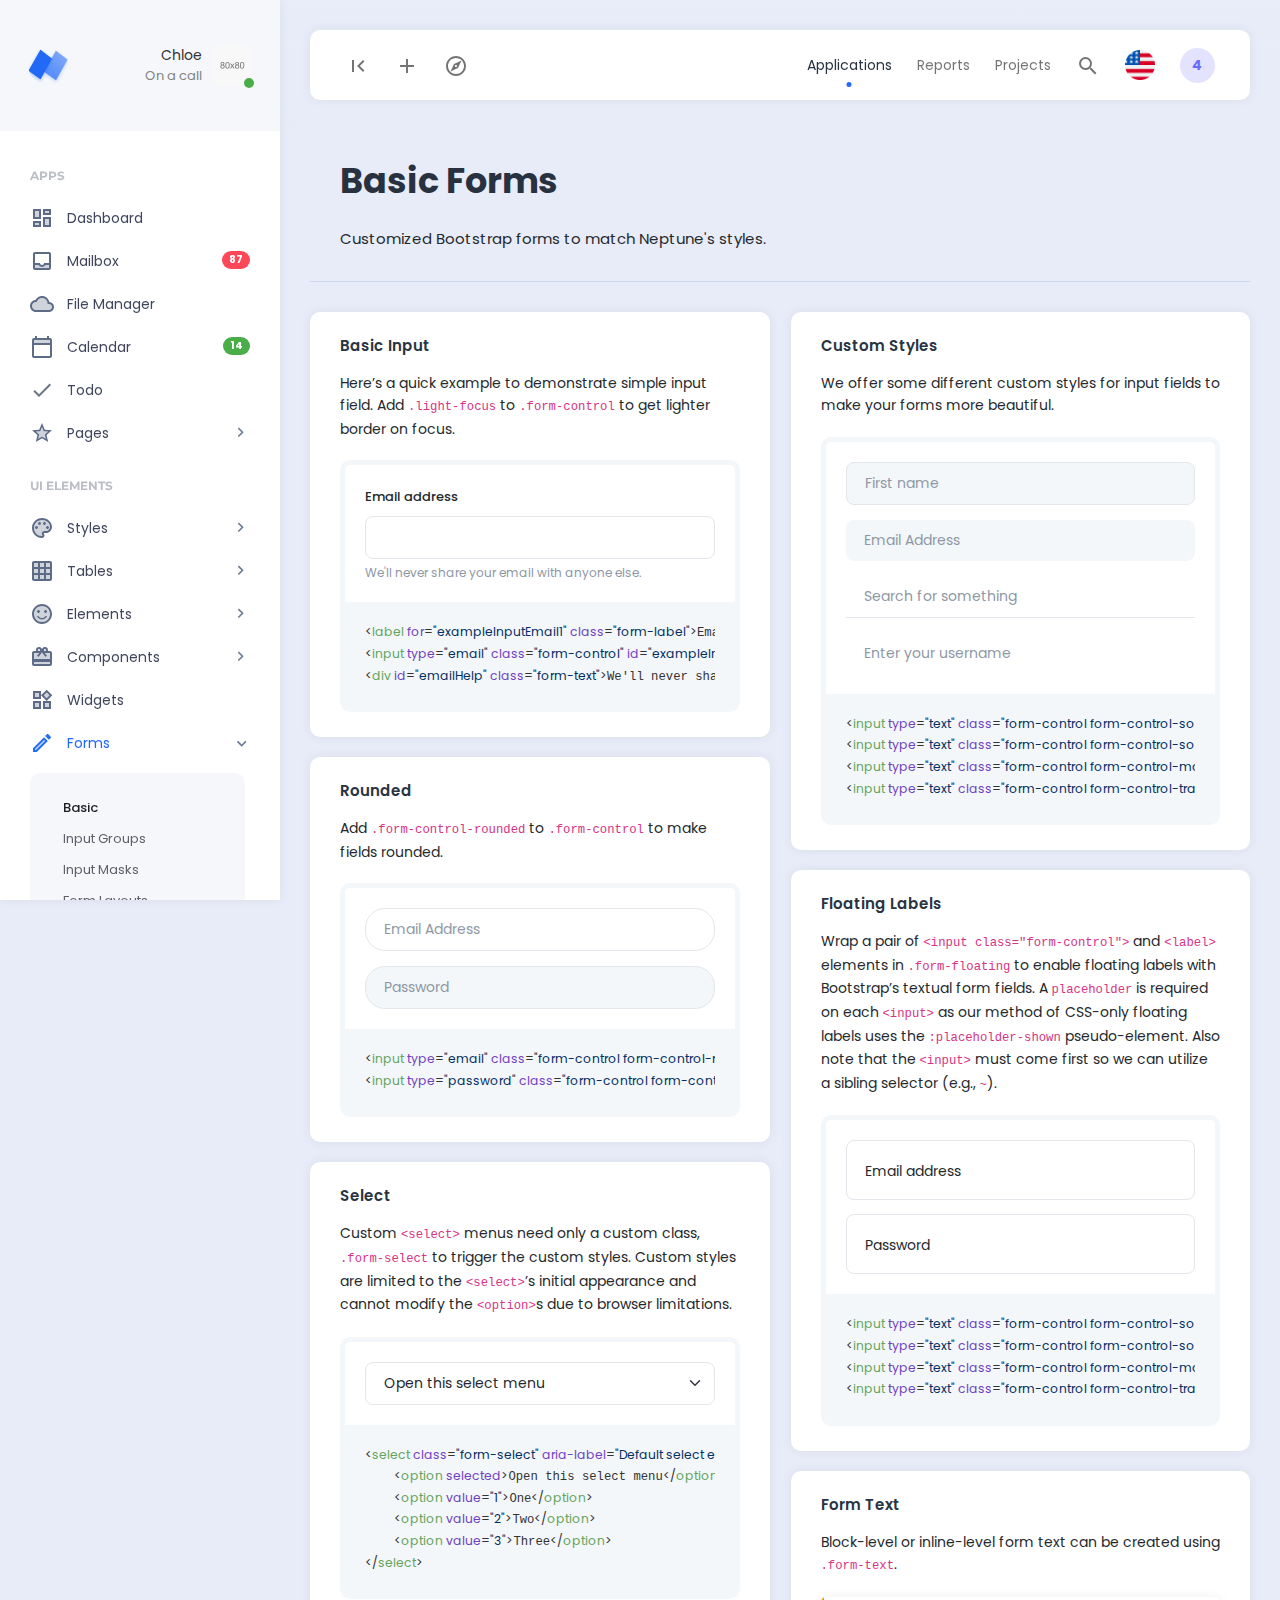
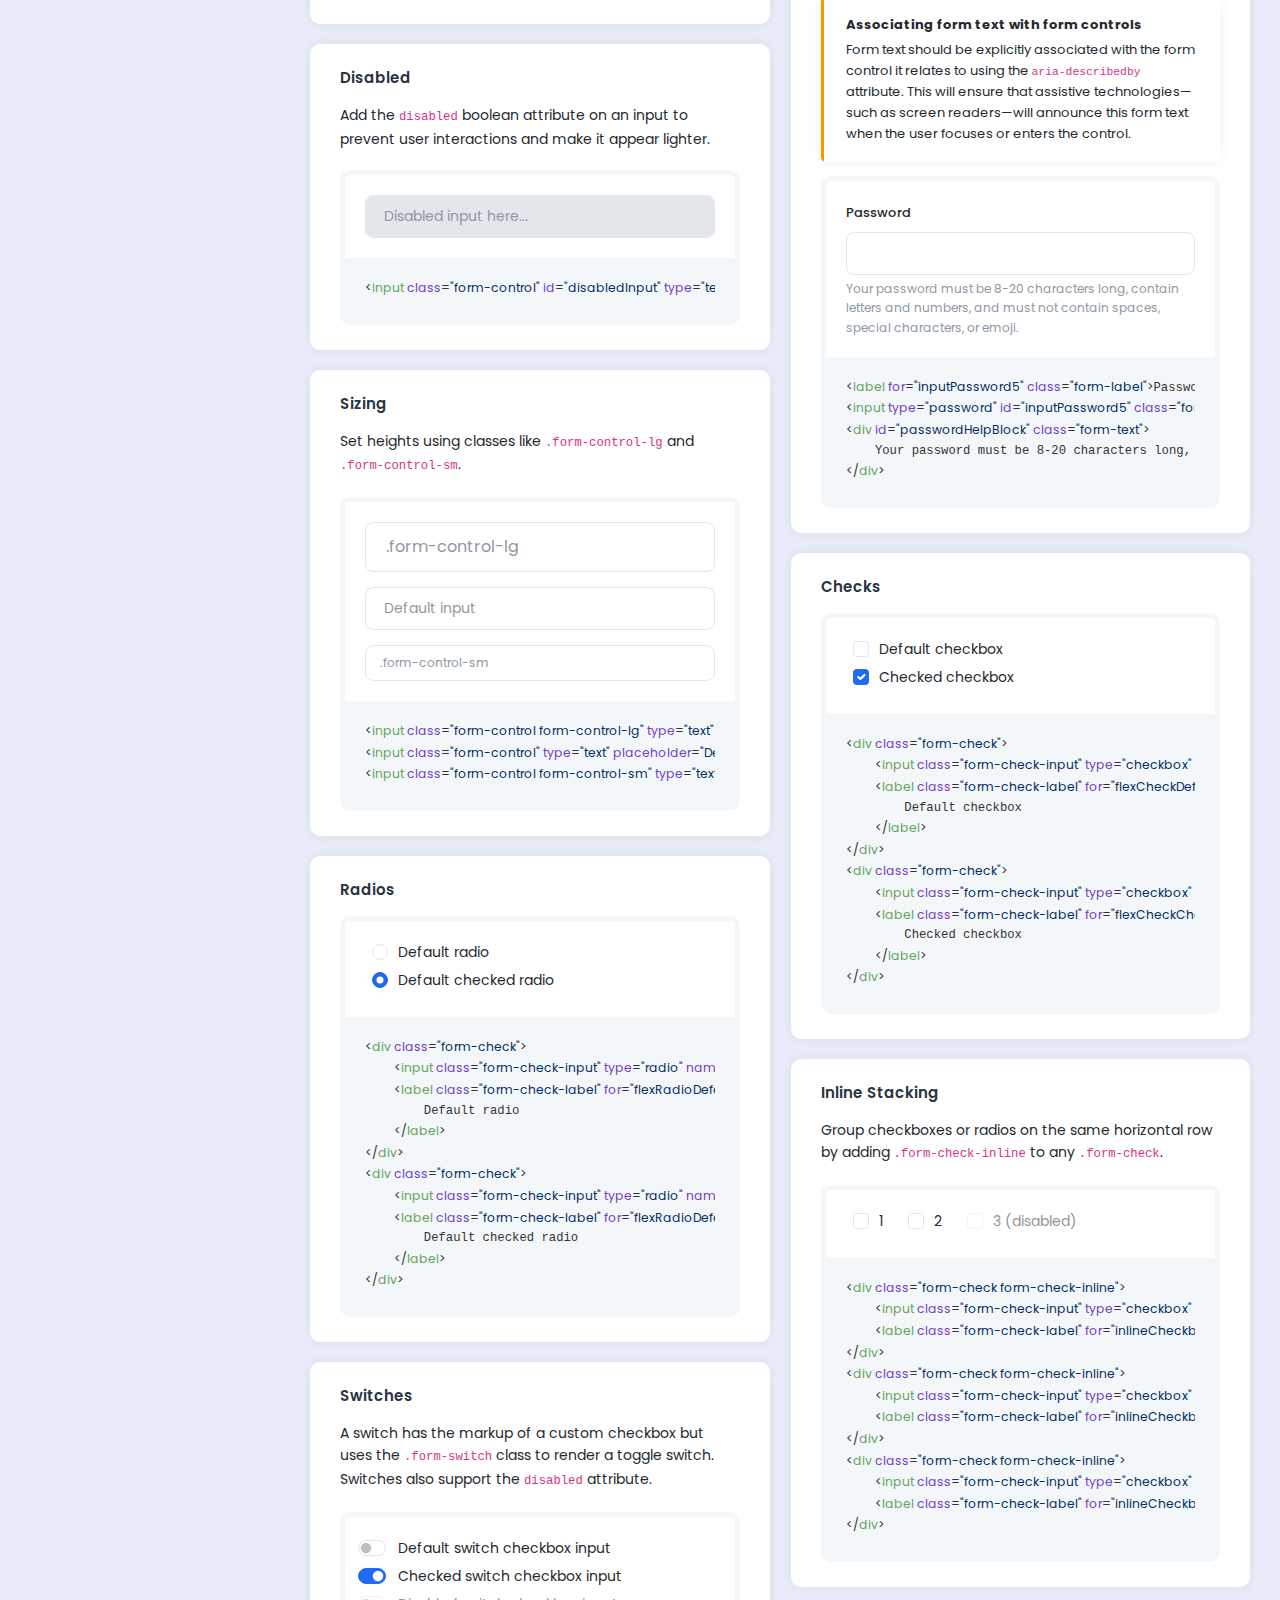
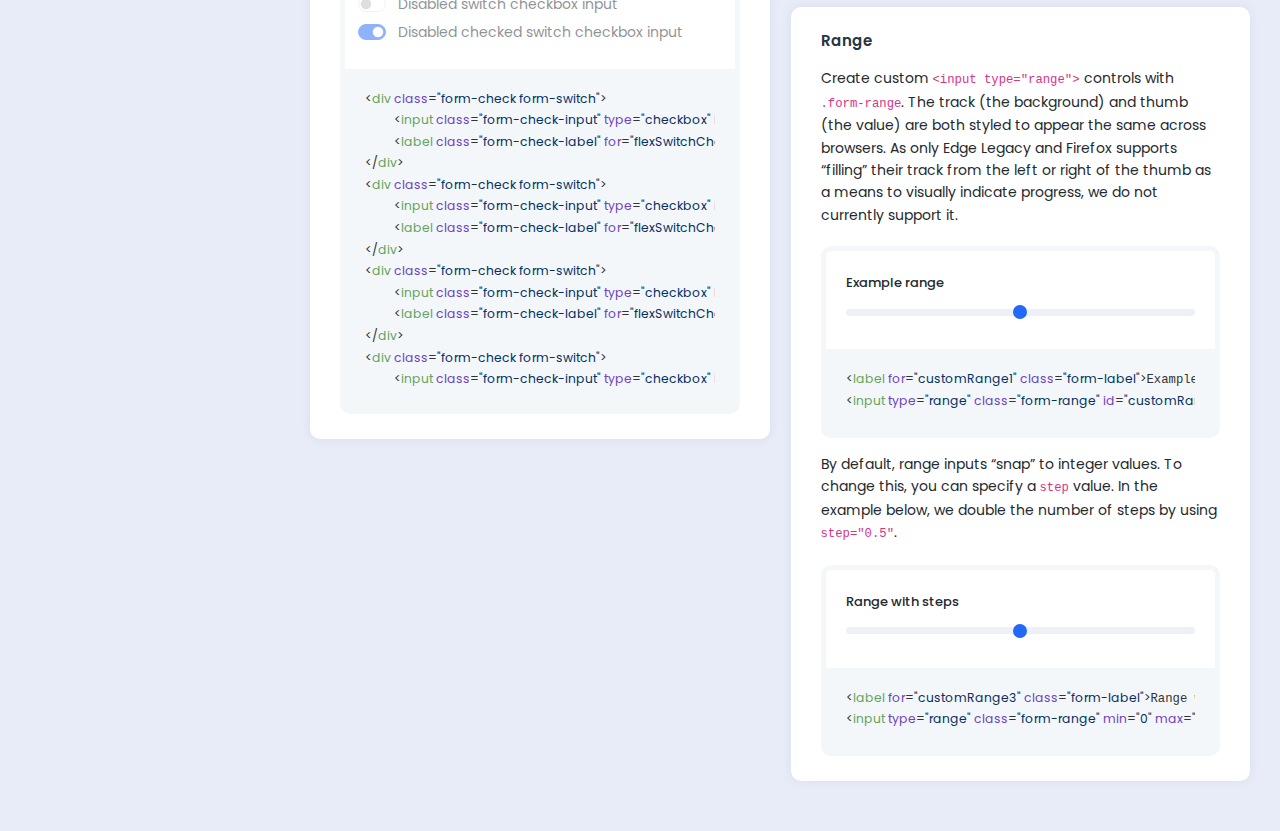
<file: templates/admin1/forms-basic.html>
<!DOCTYPE html>
<html lang="en">

<head>
    <meta charset="utf-8">
    <meta http-equiv="X-UA-Compatible" content="IE=edge">
    <meta name="viewport" content="width=device-width, initial-scale=1">
    <meta name="description" content="Responsive Admin Dashboard Template">
    <meta name="keywords" content="admin,dashboard">
    <meta name="author" content="stacks">
    <!-- The above 6 meta tags *must* come first in the head; any other head content must come *after* these tags -->

    <!-- Title -->
    <title>Neptune - Responsive Admin Dashboard Template</title>

    <!-- Styles -->
    <link rel="preconnect" href="https://fonts.gstatic.com">
    <link href="https://fonts.googleapis.com/css2?family=Poppins:wght@300;400;500;600;700&display=swap" rel="stylesheet">
    <link href="https://fonts.googleapis.com/css2?family=Montserrat:wght@100;300;400;500;600;700;800&display=swap" rel="stylesheet">
    <link href="https://fonts.googleapis.com/css?family=Material+Icons|Material+Icons+Outlined|Material+Icons+Two+Tone|Material+Icons+Round|Material+Icons+Sharp" rel="stylesheet">
    <link href="../../assets/plugins/bootstrap/css/bootstrap.min.css" rel="stylesheet">
    <link href="../../assets/plugins/perfectscroll/perfect-scrollbar.css" rel="stylesheet">
    <link href="../../assets/plugins/pace/pace.css" rel="stylesheet">
    <link href="../../assets/plugins/highlight/styles/github-gist.css" rel="stylesheet">


    <!-- Theme Styles -->
    <link href="../../assets/css/main.min.css" rel="stylesheet">
    <link href="../../assets/css/custom.css" rel="stylesheet">

    <link rel="icon" type="image/png" sizes="32x32" href="../../assets/images/neptune.png" />
    <link rel="icon" type="image/png" sizes="16x16" href="../../assets/images/neptune.png" />

    <!-- HTML5 shim and Respond.js for IE8 support of HTML5 elements and media queries -->
    <!-- WARNING: Respond.js doesn't work if you view the page via file:// -->
    <!--[if lt IE 9]>
        <script src="https://oss.maxcdn.com/html5shiv/3.7.3/html5shiv.min.js"></script>
        <script src="https://oss.maxcdn.com/respond/1.4.2/respond.min.js"></script>
        <![endif]-->
</head>

<body>
    <div class="app align-content-stretch d-flex flex-wrap">
        <div class="app-sidebar">
            <div class="logo">
                <a href="index.html" class="logo-icon"><span class="logo-text">Neptune</span></a>
                <div class="sidebar-user-switcher user-activity-online">
                    <a href="#">
                        <img src="../../assets/images/avatars/avatar.png">
                        <span class="activity-indicator"></span>
                        <span class="user-info-text">Chloe<br><span class="user-state-info">On a call</span></span>
                    </a>
                </div>
            </div>
            <div class="app-menu">
                <ul class="accordion-menu">
                    <li class="sidebar-title">
                        Apps
                    </li>
                    <li>
                        <a href="index.html"><i class="material-icons-two-tone">dashboard</i>Dashboard</a>
                    </li>
                    <li>
                        <a href="mailbox.html"><i class="material-icons-two-tone">inbox</i>Mailbox<span class="badge rounded-pill badge-danger float-end">87</span></a>
                    </li>
                    <li>
                        <a href="file-manager.html"><i class="material-icons-two-tone">cloud_queue</i>File Manager</a>
                    </li>
                    <li>
                        <a href="calendar.html"><i class="material-icons-two-tone">calendar_today</i>Calendar<span class="badge rounded-pill badge-success float-end">14</span></a>
                    </li>
                    <li>
                        <a href="todo.html"><i class="material-icons-two-tone">done</i>Todo</a>
                    </li>
                    <li>
                        <a href=""><i class="material-icons-two-tone">star</i>Pages<i class="material-icons has-sub-menu">keyboard_arrow_right</i></a>
                        <ul class="sub-menu">
                            <li>
                                <a href="pricing.html">Pricing</a>
                            </li>
                            <li>
                                <a href="invoice.html">Invoice</a>
                            </li>
                            <li>
                                <a href="settings.html">Settings</a>
                            </li>
                            <li>
                                <a href="#">Authentication<i class="material-icons has-sub-menu">keyboard_arrow_right</i></a>
                                <ul class="sub-menu">
                                    <li>
                                        <a href="sign-in.html">Sign In</a>
                                    </li>
                                    <li>
                                        <a href="sign-up.html">Sign Up</a>
                                    </li>
                                    <li>
                                        <a href="lock-screen.html">Lock Screen</a>
                                    </li>
                                </ul>
                            </li>
                            <li>
                                <a href="error.html">Error</a>
                            </li>
                        </ul>
                    </li>
                    <li class="sidebar-title">
                        UI Elements
                    </li>
                    <li>
                        <a href="#"><i class="material-icons-two-tone">color_lens</i>Styles<i class="material-icons has-sub-menu">keyboard_arrow_right</i></a>
                        <ul class="sub-menu">
                            <li>
                                <a href="styles-typography.html">Typography</a>
                            </li>
                            <li>
                                <a href="styles-code.html">Code</a>
                            </li>
                            <li>
                                <a href="styles-icons.html">Icons</a>
                            </li>
                        </ul>
                    </li>
                    <li>
                        <a href="#"><i class="material-icons-two-tone">grid_on</i>Tables<i class="material-icons has-sub-menu">keyboard_arrow_right</i></a>
                        <ul class="sub-menu">
                            <li>
                                <a href="tables-basic.html">Basic</a>
                            </li>
                            <li>
                                <a href="tables-datatable.html">DataTable</a>
                            </li>
                        </ul>
                    </li>
                    <li>
                        <a href=""><i class="material-icons-two-tone">sentiment_satisfied_alt</i>Elements<i class="material-icons has-sub-menu">keyboard_arrow_right</i></a>
                        <ul class="sub-menu">
                            <li>
                                <a href="ui-alerts.html">Alerts</a>
                            </li>
                            <li>
                                <a href="ui-avatars.html">Avatars</a>
                            </li>
                            <li>
                                <a href="ui-badge.html">Badge</a>
                            </li>
                            <li>
                                <a href="ui-breadcrumbs.html">Breadcrumbs</a>
                            </li>
                            <li>
                                <a href="ui-buttons.html">Buttons</a>
                            </li>
                            <li>
                                <a href="ui-button-groups.html">Button Groups</a>
                            </li>
                            <li>
                                <a href="ui-collapse.html">Collapse</a>
                            </li>
                            <li>
                                <a href="ui-dropdown.html">Dropdown</a>
                            </li>
                            <li>
                                <a href="ui-images.html">Images</a>
                            </li>
                            <li>
                                <a href="ui-pagination.html">Pagination</a>
                            </li>
                            <li>
                                <a href="ui-popovers.html">Popovers</a>
                            </li>
                            <li>
                                <a href="ui-progress.html">Progress</a>
                            </li>
                            <li>
                                <a href="ui-spinners.html">Spinners</a>
                            </li>
                            <li>
                                <a href="ui-toast.html">Toast</a>
                            </li>
                            <li>
                                <a href="ui-tooltips.html">Tooltips</a>
                            </li>
                        </ul>
                    </li>
                    <li>
                        <a href="#"><i class="material-icons-two-tone">card_giftcard</i>Components<i class="material-icons has-sub-menu">keyboard_arrow_right</i></a>
                        <ul class="sub-menu">
                            <li>
                                <a href="components-accordions.html">Accordions</a>
                            </li>
                            <li>
                                <a href="components-block-ui.html">Block UI</a>
                            </li>
                            <li>
                                <a href="components-cards.html">Cards</a>
                            </li>
                            <li>
                                <a href="components-carousel.html">Carousel</a>
                            </li>
                            <li>
                                <a href="components-countdown.html">Countdown</a>
                            </li>
                            <li>
                                <a href="components-lightbox.html">Lightbox</a>
                            </li>
                            <li>
                                <a href="components-lists.html">Lists</a>
                            </li>
                            <li>
                                <a href="components-modals.html">Modals</a>
                            </li>
                            <li>
                                <a href="components-tabs.html">Tabs</a>
                            </li>
                            <li>
                                <a href="components-session-timeout.html">Session Timeout</a>
                            </li>
                        </ul>
                    </li>
                    <li>
                        <a href="widgets.html"><i class="material-icons-two-tone">widgets</i>Widgets</a>
                    </li>
                    <li class="active-page">
                        <a href="#"><i class="material-icons-two-tone">edit</i>Forms<i class="material-icons has-sub-menu">keyboard_arrow_right</i></a>
                        <ul class="sub-menu">
                            <li>
                                <a href="forms-basic.html" class="active">Basic</a>
                            </li>
                            <li>
                                <a href="forms-input-groups.html">Input Groups</a>
                            </li>
                            <li>
                                <a href="forms-input-masks.html">Input Masks</a>
                            </li>
                            <li>
                                <a href="forms-layouts.html">Form Layouts</a>
                            </li>
                            <li>
                                <a href="forms-validation.html">Form Validation</a>
                            </li>
                            <li>
                                <a href="forms-file-upload.html">File Upload</a>
                            </li>
                            <li>
                                <a href="forms-text-editor.html">Text Editor</a>
                            </li>
                            <li>
                                <a href="forms-datepickers.html">Datepickers</a>
                            </li>
                            <li>
                                <a href="forms-select2.html">Select2</a>
                            </li>
                        </ul>
                    </li>
                    <li>
                        <a href="#"><i class="material-icons-two-tone">analytics</i>Charts<i class="material-icons has-sub-menu">keyboard_arrow_right</i></a>
                        <ul class="sub-menu">
                            <li>
                                <a href="charts-apex.html">Apex</a>
                            </li>
                            <li>
                                <a href="charts-chartjs.html">ChartJS</a>
                            </li>
                        </ul>
                    </li>
                    <li class="sidebar-title">
                        Layout
                    </li>
                    <li>
                        <a href="#"><i class="material-icons-two-tone">view_agenda</i>Content<i class="material-icons has-sub-menu">keyboard_arrow_right</i></a>
                        <ul class="sub-menu">
                            <li>
                                <a href="content-page-headings.html">Page Headings</a>
                            </li>
                            <li>
                                <a href="content-section-headings.html">Section Headings</a>
                            </li>
                            <li>
                                <a href="content-left-menu.html">Left Menu</a>
                            </li>
                            <li>
                                <a href="content-right-menu.html">Right Menu</a>
                            </li>
                            <li>
                                <a href="content-boxed-content.html">Boxed Content</a>
                            </li>
                        </ul>
                    </li>
                    <li>
                        <a href="#"><i class="material-icons-two-tone">menu</i>Menu<i class="material-icons has-sub-menu">keyboard_arrow_right</i></a>
                        <ul class="sub-menu">
                            <li>
                                <a href="menu-off-canvas.html">Off-Canvas</a>
                            </li>
                            <li>
                                <a href="menu-standard.html">Standard</a>
                            </li>
                            <li>
                                <a href="menu-dark-sidebar.html">Dark Sidebar</a>
                            </li>
                            <li>
                                <a href="menu-hover-menu.html">Hover Menu</a>
                            </li>
                            <li>
                                <a href="menu-colored-sidebar.html">Colored Sidebar</a>
                            </li>
                        </ul>
                    </li>
                    <li>
                        <a href="#"><i class="material-icons-two-tone">view_day</i>Header<i class="material-icons has-sub-menu">keyboard_arrow_right</i></a>
                        <ul class="sub-menu">
                            <li>
                                <a href="header-basic.html">Basic</a>
                            </li>
                            <li>
                                <a href="header-full-width.html">Full-width</a>
                            </li>
                            <li>
                                <a href="header-transparent.html">Transparent</a>
                            </li>
                            <li>
                                <a href="header-large.html">Large</a>
                            </li>
                            <li>
                                <a href="header-colorful.html">Colorful</a>
                            </li>
                        </ul>
                    </li>
                    <li class="sidebar-title">
                        Other
                    </li>
                    <li>
                        <a href="#"><i class="material-icons-two-tone">bookmark</i>Documentation</a>
                    </li>
                    <li>
                        <a href="#"><i class="material-icons-two-tone">access_time</i>Change Log</a>
                    </li>
                </ul>
            </div>
        </div>
        <div class="app-container">
            <div class="search">
                <form>
                    <input class="form-control" type="text" placeholder="Type here..." aria-label="Search">
                </form>
                <a href="#" class="toggle-search"><i class="material-icons">close</i></a>
            </div>
            <div class="app-header">
                <nav class="navbar navbar-light navbar-expand-lg">
                    <div class="container-fluid">
                        <div class="navbar-nav" id="navbarNav">
                            <ul class="navbar-nav">
                                <li class="nav-item">
                                    <a class="nav-link hide-sidebar-toggle-button" href="#"><i class="material-icons">first_page</i></a>
                                </li>
                                <li class="nav-item dropdown hidden-on-mobile">
                                    <a class="nav-link dropdown-toggle" href="#" id="addDropdownLink" role="button" data-bs-toggle="dropdown" aria-expanded="false">
                                        <i class="material-icons">add</i>
                                    </a>
                                    <ul class="dropdown-menu" aria-labelledby="addDropdownLink">
                                        <li><a class="dropdown-item" href="#">New Workspace</a></li>
                                        <li><a class="dropdown-item" href="#">New Board</a></li>
                                        <li><a class="dropdown-item" href="#">Create Project</a></li>
                                    </ul>
                                </li>
                                <li class="nav-item dropdown hidden-on-mobile">
                                    <a class="nav-link dropdown-toggle" href="#" id="exploreDropdownLink" role="button" data-bs-toggle="dropdown" aria-expanded="false">
                                        <i class="material-icons-outlined">explore</i>
                                    </a>
                                    <ul class="dropdown-menu dropdown-lg large-items-menu" aria-labelledby="exploreDropdownLink">
                                        <li>
                                            <h6 class="dropdown-header">Repositories</h6>
                                        </li>
                                        <li>
                                            <a class="dropdown-item" href="#">
                                                <h5 class="dropdown-item-title">
                                                    Neptune iOS
                                                    <span class="badge badge-warning">1.0.2</span>
                                                    <span class="hidden-helper-text">switch<i class="material-icons">keyboard_arrow_right</i></span>
                                                </h5>
                                                <span class="dropdown-item-description">Lorem Ipsum is simply dummy text of the printing and typesetting industry.</span>
                                            </a>
                                        </li>
                                        <li>
                                            <a class="dropdown-item" href="#">
                                                <h5 class="dropdown-item-title">
                                                    Neptune Android
                                                    <span class="badge badge-info">dev</span>
                                                    <span class="hidden-helper-text">switch<i class="material-icons">keyboard_arrow_right</i></span>
                                                </h5>
                                                <span class="dropdown-item-description">Lorem Ipsum is simply dummy text of the printing and typesetting industry.</span>
                                            </a>
                                        </li>
                                        <li class="dropdown-btn-item d-grid">
                                            <button class="btn btn-primary">Create new repository</button>
                                        </li>
                                    </ul>
                                </li>
                            </ul>
            
                        </div>
                        <div class="d-flex">
                            <ul class="navbar-nav">
                                <li class="nav-item hidden-on-mobile">
                                    <a class="nav-link active" href="#">Applications</a>
                                </li>
                                <li class="nav-item hidden-on-mobile">
                                    <a class="nav-link" href="#">Reports</a>
                                </li>
                                <li class="nav-item hidden-on-mobile">
                                    <a class="nav-link" href="#">Projects</a>
                                </li>
                                <li class="nav-item">
                                    <a class="nav-link toggle-search" href="#"><i class="material-icons">search</i></a>
                                </li>
                                <li class="nav-item hidden-on-mobile">
                                    <a class="nav-link language-dropdown-toggle" href="#" id="languageDropDown" data-bs-toggle="dropdown"><img src="../../assets/images/flags/us.png" alt=""></a>
                                        <ul class="dropdown-menu dropdown-menu-end language-dropdown" aria-labelledby="languageDropDown">
                                            <li><a class="dropdown-item" href="#"><img src="../../assets/images/flags/germany.png" alt="">German</a></li>
                                            <li><a class="dropdown-item" href="#"><img src="../../assets/images/flags/italy.png" alt="">Italian</a></li>
                                            <li><a class="dropdown-item" href="#"><img src="../../assets/images/flags/china.png" alt="">Chinese</a></li>
                                        </ul>
                                </li>
                                <li class="nav-item hidden-on-mobile">
                                    <a class="nav-link nav-notifications-toggle" id="notificationsDropDown" href="#" data-bs-toggle="dropdown">4</a>
                                    <div class="dropdown-menu dropdown-menu-end notifications-dropdown" aria-labelledby="notificationsDropDown">
                                        <h6 class="dropdown-header">Notifications</h6>
                                        <div class="notifications-dropdown-list">
                                            <a href="#">
                                                <div class="notifications-dropdown-item">
                                                    <div class="notifications-dropdown-item-image">
                                                        <span class="notifications-badge bg-info text-white">
                                                            <i class="material-icons-outlined">campaign</i>
                                                        </span>
                                                    </div>
                                                    <div class="notifications-dropdown-item-text">
                                                        <p class="bold-notifications-text">Donec tempus nisi sed erat vestibulum, eu suscipit ex laoreet</p>
                                                        <small>19:00</small>
                                                    </div>
                                                </div>
                                            </a>
                                            <a href="#">
                                                <div class="notifications-dropdown-item">
                                                    <div class="notifications-dropdown-item-image">
                                                        <span class="notifications-badge bg-danger text-white">
                                                            <i class="material-icons-outlined">bolt</i>
                                                        </span>
                                                    </div>
                                                    <div class="notifications-dropdown-item-text">
                                                        <p class="bold-notifications-text">Quisque ligula dui, tincidunt nec pharetra eu, fringilla quis mauris</p>
                                                        <small>18:00</small>
                                                    </div>
                                                </div>
                                            </a>
                                            <a href="#">
                                                <div class="notifications-dropdown-item">
                                                    <div class="notifications-dropdown-item-image">
                                                        <span class="notifications-badge bg-success text-white">
                                                            <i class="material-icons-outlined">alternate_email</i>
                                                        </span>
                                                    </div>
                                                    <div class="notifications-dropdown-item-text">
                                                        <p>Nulla id libero mattis justo euismod congue in et metus</p>
                                                        <small>yesterday</small>
                                                    </div>
                                                </div>
                                            </a>
                                            <a href="#">
                                                <div class="notifications-dropdown-item">
                                                    <div class="notifications-dropdown-item-image">
                                                        <span class="notifications-badge">
                                                            <img src="../../assets/images/avatars/avatar.png" alt="">
                                                        </span>
                                                    </div>
                                                    <div class="notifications-dropdown-item-text">
                                                        <p>Praesent sodales lobortis velit ac pellentesque</p>
                                                        <small>yesterday</small>
                                                    </div>
                                                </div>
                                            </a>
                                            <a href="#">
                                                <div class="notifications-dropdown-item">
                                                    <div class="notifications-dropdown-item-image">
                                                        <span class="notifications-badge">
                                                            <img src="../../assets/images/avatars/avatar.png" alt="">
                                                        </span>
                                                    </div>
                                                    <div class="notifications-dropdown-item-text">
                                                        <p>Praesent lacinia ante eget tristique mattis. Nam sollicitudin velit sit amet auctor porta</p>
                                                        <small>yesterday</small>
                                                    </div>
                                                </div>
                                            </a>
                                        </div>
                                    </div>
                                </li>
                            </ul>
                        </div>
                    </div>
                </nav>
            </div>
            <div class="app-content">
                <div class="content-wrapper">
                    <div class="container-fluid">
                        <div class="row">
                            <div class="col">
                                <div class="page-description">
                                    <h1>Basic Forms</h1>
                                    <span>Customized Bootstrap forms to match Neptune's styles.</span>
                                </div>
                            </div>
                        </div>
                        <div class="row">
                            <div class="col-md-6">
                                <div class="card">
                                    <div class="card-header">
                                        <h5 class="card-title">Basic Input</h5>
                                    </div>
                                    <div class="card-body">
                                        <p class="card-description">Here’s a quick example to demonstrate simple input field. Add <code>.light-focus</code> to <code>.form-control</code> to get lighter border on focus.</p>
                                        <div class="example-container">
                                            <div class="example-content">
                                                <label for="exampleInputEmail1" class="form-label">Email address</label>
                                                <input type="email" class="form-control" id="exampleInputEmail1" aria-describedby="emailHelp">
                                                <div id="emailHelp" class="form-text">We'll never share your email with anyone else.</div>
                                            </div>
                                            <div class="example-code">
                                                <pre><code class="html">&lt;label for=&quot;exampleInputEmail1&quot; class=&quot;form-label&quot;&gt;Email address&lt;/label&gt;
&lt;input type=&quot;email&quot; class=&quot;form-control&quot; id=&quot;exampleInputEmail1&quot; aria-describedby=&quot;emailHelp&quot;&gt;
&lt;div id=&quot;emailHelp&quot; class=&quot;form-text&quot;&gt;We'll never share your email with anyone else.&lt;/div&gt;</code></pre>
                                            </div>
                                        </div>
                                    </div>
                                </div>
                                <div class="card">
                                    <div class="card-header">
                                        <h5 class="card-title">Rounded</h5>
                                    </div>
                                    <div class="card-body">
                                        <p class="card-description">Add <code>.form-control-rounded</code> to <code>.form-control</code> to make fields rounded.</p>
                                        <div class="example-container">
                                            <div class="example-content">
                                                <input type="email" class="form-control form-control-rounded m-b-sm" aria-describedby="roundedInputExample" placeholder="Email Address">
                                                <input type="password" class="form-control form-control-solid-bordered form-control-rounded" aria-describedby="roundedSolidBorderedInputExample" placeholder="Password">
                                            </div>
                                            <div class="example-code">
                                                <pre><code class="html">&lt;input type=&quot;email&quot; class=&quot;form-control form-control-rounded&quot; aria-describedby=&quot;...&quot; placeholder=&quot;...&quot;&gt;
&lt;input type=&quot;password&quot; class=&quot;form-control form-control-solid-bordered form-control-rounded&quot; aria-describedby=&quot;...&quot; placeholder=&quot;...&quot;&gt;</code></pre>
                                            </div>
                                        </div>
                                    </div>
                                </div>
                                <div class="card">
                                    <div class="card-header">
                                        <h5 class="card-title">Select</h5>
                                    </div>
                                    <div class="card-body">
                                        <p class="card-description">Custom <code>&lt;select&gt;</code> menus need only a custom class, <code>.form-select</code> to trigger the custom styles. Custom styles are limited to the <code>&lt;select&gt;</code>’s initial appearance and cannot modify the <code>&lt;option&gt;</code>s due to browser limitations.</p>
                                        <div class="example-container">
                                            <div class="example-content">
                                                <select class="form-select" aria-label="Default select example">
                                                    <option selected>Open this select menu</option>
                                                    <option value="1">One</option>
                                                    <option value="2">Two</option>
                                                    <option value="3">Three</option>
                                                </select>
                                            </div>
                                            <div class="example-code">
                                                <pre><code class="html">&lt;select class=&quot;form-select&quot; aria-label=&quot;Default select example&quot;&gt;
    &lt;option selected&gt;Open this select menu&lt;/option&gt;
    &lt;option value=&quot;1&quot;&gt;One&lt;/option&gt;
    &lt;option value=&quot;2&quot;&gt;Two&lt;/option&gt;
    &lt;option value=&quot;3&quot;&gt;Three&lt;/option&gt;
&lt;/select&gt;</code></pre>
                                            </div>
                                        </div>
                                    </div>
                                </div>
                                <div class="card">
                                    <div class="card-header">
                                        <h5 class="card-title">Disabled</h5>
                                    </div>
                                    <div class="card-body">
                                        <p class="card-description">Add the <code>disabled</code> boolean attribute on an input to prevent user interactions and make it appear lighter.</p>
                                        <div class="example-container">
                                            <div class="example-content">
                                                <input class="form-control" id="disabledInput" type="text" placeholder="Disabled input here..." disabled>
                                            </div>
                                            <div class="example-code">
                                                <pre><code class="html">&lt;input class=&quot;form-control&quot; id=&quot;disabledInput&quot; type=&quot;text&quot; placeholder=&quot;Disabled input here...&quot; disabled&gt;</code></pre>
                                            </div>
                                        </div>
                                    </div>
                                </div>
                                <div class="card">
                                    <div class="card-header">
                                        <h5 class="card-title">Sizing</h5>
                                    </div>
                                    <div class="card-body">
                                        <p class="card-description">Set heights using classes like <code>.form-control-lg</code> and <code>.form-control-sm</code>.</p>
                                        <div class="example-container">
                                            <div class="example-content">
                                                <input class="form-control form-control-lg m-b-sm" type="text" placeholder=".form-control-lg" aria-label=".form-control-lg example">
<input class="form-control m-b-sm" type="text" placeholder="Default input" aria-label="default input example">
<input class="form-control form-control-sm" type="text" placeholder=".form-control-sm" aria-label=".form-control-sm example">
                                            </div>
                                            <div class="example-code">
                                                <pre><code class="html">&lt;input class=&quot;form-control form-control-lg&quot; type=&quot;text&quot; placeholder=&quot;.form-control-lg&quot; aria-label=&quot;.form-control-lg example&quot;&gt;
&lt;input class=&quot;form-control&quot; type=&quot;text&quot; placeholder=&quot;Default input&quot; aria-label=&quot;default input example&quot;&gt;
&lt;input class=&quot;form-control form-control-sm&quot; type=&quot;text&quot; placeholder=&quot;.form-control-sm&quot; aria-label=&quot;.form-control-sm example&quot;&gt;</code></pre>
                                            </div>
                                        </div>
                                    </div>
                                </div>
                                <div class="card">
                                    <div class="card-header">
                                        <h5 class="card-title">Radios</h5>
                                    </div>
                                    <div class="card-body">
                                        <div class="example-container">
                                            <div class="example-content">
                                                <div class="form-check">
                                                    <input class="form-check-input" type="radio" name="flexRadioDefault" id="flexRadioDefault1">
                                                    <label class="form-check-label" for="flexRadioDefault1">
                                                        Default radio
                                                    </label>
                                                </div>
                                                <div class="form-check">
                                                    <input class="form-check-input" type="radio" name="flexRadioDefault" id="flexRadioDefault2" checked>
                                                    <label class="form-check-label" for="flexRadioDefault2">
                                                        Default checked radio
                                                    </label>
                                                </div>
                                            </div>
                                            <div class="example-code">
                                                <pre><code class="html">&lt;div class=&quot;form-check&quot;&gt;
    &lt;input class=&quot;form-check-input&quot; type=&quot;radio&quot; name=&quot;flexRadioDefault&quot; id=&quot;flexRadioDefault1&quot;&gt;
    &lt;label class=&quot;form-check-label&quot; for=&quot;flexRadioDefault1&quot;&gt;
        Default radio
    &lt;/label&gt;
&lt;/div&gt;
&lt;div class=&quot;form-check&quot;&gt;
    &lt;input class=&quot;form-check-input&quot; type=&quot;radio&quot; name=&quot;flexRadioDefault&quot; id=&quot;flexRadioDefault2&quot; checked&gt;
    &lt;label class=&quot;form-check-label&quot; for=&quot;flexRadioDefault2&quot;&gt;
        Default checked radio
    &lt;/label&gt;
&lt;/div&gt;</code></pre>
                                            </div>
                                        </div>
                                    </div>
                                </div>
                                <div class="card">
                                    <div class="card-header">
                                        <h5 class="card-title">Switches</h5>
                                    </div>
                                    <div class="card-body">
                                        <p class="card-description">A switch has the markup of a custom checkbox but uses the <code>.form-switch</code> class to render a toggle switch. Switches also support the <code>disabled</code> attribute.</p>
                                        <div class="example-container">
                                            <div class="example-content">
                                                <div class="form-check form-switch">
                                                    <input class="form-check-input" type="checkbox" id="flexSwitchCheckDefault">
                                                    <label class="form-check-label" for="flexSwitchCheckDefault">Default switch checkbox input</label>
                                                </div>
                                                <div class="form-check form-switch">
                                                    <input class="form-check-input" type="checkbox" id="flexSwitchCheckChecked" checked>
                                                    <label class="form-check-label" for="flexSwitchCheckChecked">Checked switch checkbox input</label>
                                                </div>
                                                <div class="form-check form-switch">
                                                    <input class="form-check-input" type="checkbox" id="flexSwitchCheckDisabled" disabled>
                                                    <label class="form-check-label" for="flexSwitchCheckDisabled">Disabled switch checkbox input</label>
                                                </div>
                                                <div class="form-check form-switch">
                                                    <input class="form-check-input" type="checkbox" id="flexSwitchCheckCheckedDisabled" checked disabled>
                                                    <label class="form-check-label" for="flexSwitchCheckCheckedDisabled">Disabled checked switch checkbox input</label>
                                                </div>
                                            </div>
                                            <div class="example-code">
                                                <pre><code class="html">&lt;div class=&quot;form-check form-switch&quot;&gt;
    &lt;input class=&quot;form-check-input&quot; type=&quot;checkbox&quot; id=&quot;flexSwitchCheckDefault&quot;&gt;
    &lt;label class=&quot;form-check-label&quot; for=&quot;flexSwitchCheckDefault&quot;&gt;Default switch checkbox input&lt;/label&gt;
&lt;/div&gt;
&lt;div class=&quot;form-check form-switch&quot;&gt;
    &lt;input class=&quot;form-check-input&quot; type=&quot;checkbox&quot; id=&quot;flexSwitchCheckChecked&quot; checked&gt;
    &lt;label class=&quot;form-check-label&quot; for=&quot;flexSwitchCheckChecked&quot;&gt;Checked switch checkbox input&lt;/label&gt;
&lt;/div&gt;
&lt;div class=&quot;form-check form-switch&quot;&gt;
    &lt;input class=&quot;form-check-input&quot; type=&quot;checkbox&quot; id=&quot;flexSwitchCheckDisabled&quot; disabled&gt;
    &lt;label class=&quot;form-check-label&quot; for=&quot;flexSwitchCheckDisabled&quot;&gt;Disabled switch checkbox input&lt;/label&gt;
&lt;/div&gt;
&lt;div class=&quot;form-check form-switch&quot;&gt;
    &lt;input class=&quot;form-check-input&quot; type=&quot;checkbox&quot; id=&quot;flexSwitchCheckCheckedDisabled&quot; checked disabled&gt;
    &lt;label class=&quot;form-check-label&quot; for=&quot;flexSwitchCheckCheckedDisabled&quot;&gt;Disabled checked switch checkbox input&lt;/label&gt;
&lt;/div&gt;</code></pre>
                                            </div>
                                        </div>
                                    </div>
                                </div>
                            </div>
                            <div class="col-md-6">
                                <div class="card">
                                    <div class="card-header">
                                        <h5 class="card-title">Custom Styles</h5>
                                    </div>
                                    <div class="card-body">
                                        <p class="card-description">We offer some different custom styles for input fields to make your forms more beautiful.</p>
                                        <div class="example-container">
                                            <div class="example-content">
                                                <input type="text" class="form-control form-control-solid-bordered m-b-sm" aria-describedby="solidBoderedInputExample" placeholder="First name">
                                                <input type="email" class="form-control form-control-solid m-b-sm" aria-describedby="solidInputExample" placeholder="Email Address">
                                                <input type="text" class="form-control form-control-material m-b-sm" aria-describedby="materialInputExample" placeholder="Search for something">
                                                <input type="text" class="form-control form-control-transparent" aria-describedby="transparentInputExample" placeholder="Enter your username">
                                            </div>
                                            <div class="example-code">
                                                <pre><code class="html">&lt;input type=&quot;text&quot; class=&quot;form-control form-control-solid-bordered&quot; aria-describedby=&quot;...&quot; placeholder=&quot;...&quot;&gt;
&lt;input type=&quot;text&quot; class=&quot;form-control form-control-solid&quot; aria-describedby=&quot;...&quot; placeholder=&quot;...&quot;&gt;
&lt;input type=&quot;text&quot; class=&quot;form-control form-control-material&quot; aria-describedby=&quot;...&quot; placeholder=&quot;...&quot;&gt;
&lt;input type=&quot;text&quot; class=&quot;form-control form-control-transparent&quot; aria-describedby=&quot;...&quot; placeholder=&quot;...&quot;&gt;</code></pre>
                                            </div>
                                        </div>
                                    </div>
                                </div>
                                <div class="card">
                                    <div class="card-header">
                                        <h5 class="card-title">Floating Labels</h5>
                                    </div>
                                    <div class="card-body">
                                        <p class="card-description">Wrap a pair of <code>&lt;input class="form-control"&gt;</code> and <code>&lt;label&gt;</code> elements in <code>.form-floating</code> to enable floating labels with Bootstrap’s textual form fields. A <code>placeholder</code> is required on each <code>&lt;input&gt;</code> as our method of CSS-only floating labels uses the <code>:placeholder-shown</code> pseudo-element. Also note that the <code>&lt;input&gt;</code> must come first so we can utilize a sibling selector (e.g., <code>~</code>).</p>
                                        <div class="example-container">
                                            <div class="example-content">
                                                <div class="form-floating mb-3">
                                                    <input type="email" class="form-control" id="floatingInput" placeholder="name@example.com">
                                                    <label for="floatingInput">Email address</label>
                                                </div>
                                                <div class="form-floating">
                                                    <input type="password" class="form-control" id="floatingPassword" placeholder="Password">
                                                    <label for="floatingPassword">Password</label>
                                                </div>
                                            </div>
                                            <div class="example-code">
                                                <pre><code class="html">&lt;input type=&quot;text&quot; class=&quot;form-control form-control-solid-bordered&quot; aria-describedby=&quot;...&quot; placeholder=&quot;...&quot;&gt;
&lt;input type=&quot;text&quot; class=&quot;form-control form-control-solid&quot; aria-describedby=&quot;...&quot; placeholder=&quot;...&quot;&gt;
&lt;input type=&quot;text&quot; class=&quot;form-control form-control-material&quot; aria-describedby=&quot;...&quot; placeholder=&quot;...&quot;&gt;
&lt;input type=&quot;text&quot; class=&quot;form-control form-control-transparent&quot; aria-describedby=&quot;...&quot; placeholder=&quot;...&quot;&gt;</code></pre>
                                            </div>
                                        </div>
                                    </div>
                                </div>
                                <div class="card">
                                    <div class="card-header">
                                        <h5 class="card-title">Form Text</h5>
                                    </div>
                                    <div class="card-body">
                                        <p class="card-description">Block-level or inline-level form text can be created using <code>.form-text</code>.</p>
                                        <div class="alert alert-custom alert-indicator-left indicator-warning" role="alert">
                                            <div class="alert-content">
                                                <span class="alert-title">Associating form text with form controls</span>
                                                <span class="alert-text">Form text should be explicitly associated with the form control it relates to using the <code>aria-describedby</code> attribute. This will ensure that assistive technologies—such as screen readers—will announce this form text when the user focuses or enters the control.</span>
                                            </div>
                                        </div>
                                        <div class="example-container">
                                            <div class="example-content">
                                                <label for="inputPassword5" class="form-label">Password</label>
                                                <input type="password" id="inputPassword5" class="form-control" aria-describedby="passwordHelpBlock">
                                                <div id="passwordHelpBlock" class="form-text">
                                                    Your password must be 8-20 characters long, contain letters and numbers, and must not contain spaces, special characters, or emoji.
                                                </div>
                                            </div>
                                            <div class="example-code">
                                                <pre><code class="html">&lt;label for=&quot;inputPassword5&quot; class=&quot;form-label&quot;&gt;Password&lt;/label&gt;
&lt;input type=&quot;password&quot; id=&quot;inputPassword5&quot; class=&quot;form-control&quot; aria-describedby=&quot;passwordHelpBlock&quot;&gt;
&lt;div id=&quot;passwordHelpBlock&quot; class=&quot;form-text&quot;&gt;
    Your password must be 8-20 characters long, contain letters and numbers, and must not contain spaces, special characters, or emoji.
&lt;/div&gt;</code></pre>
                                            </div>
                                        </div>
                                    </div>
                                </div>
                                <div class="card">
                                    <div class="card-header">
                                        <h5 class="card-title">Checks</h5>
                                    </div>
                                    <div class="card-body">
                                        <div class="example-container">
                                            <div class="example-content">
                                                <div class="form-check">
                                                    <input class="form-check-input" type="checkbox" value="" id="flexCheckDefault">
                                                    <label class="form-check-label" for="flexCheckDefault">
                                                        Default checkbox
                                                    </label>
                                                </div>
                                                <div class="form-check">
                                                    <input class="form-check-input" type="checkbox" value="" id="flexCheckChecked" checked="">
                                                    <label class="form-check-label" for="flexCheckChecked">
                                                        Checked checkbox
                                                    </label>
                                                </div>
                                            </div>
                                            <div class="example-code">
                                                <pre><code class="html">&lt;div class=&quot;form-check&quot;&gt;
    &lt;input class=&quot;form-check-input&quot; type=&quot;checkbox&quot; value=&quot;&quot; id=&quot;flexCheckDefault&quot;&gt;
    &lt;label class=&quot;form-check-label&quot; for=&quot;flexCheckDefault&quot;&gt;
        Default checkbox
    &lt;/label&gt;
&lt;/div&gt;
&lt;div class=&quot;form-check&quot;&gt;
    &lt;input class=&quot;form-check-input&quot; type=&quot;checkbox&quot; value=&quot;&quot; id=&quot;flexCheckChecked&quot; checked=&quot;&quot;&gt;
    &lt;label class=&quot;form-check-label&quot; for=&quot;flexCheckChecked&quot;&gt;
        Checked checkbox
    &lt;/label&gt;
&lt;/div&gt;</code></pre>
                                            </div>
                                        </div>
                                    </div>
                                </div>
                                <div class="card">
                                    <div class="card-header">
                                        <h5 class="card-title">Inline Stacking</h5>
                                    </div>
                                    <div class="card-body">
                                        <p class="card-description">Group checkboxes or radios on the same horizontal row by adding <code>.form-check-inline</code> to any <code>.form-check</code>.</p>
                                        <div class="example-container">
                                            <div class="example-content">
                                                <div class="form-check form-check-inline">
                                                    <input class="form-check-input" type="checkbox" id="inlineCheckbox1" value="option1">
                                                    <label class="form-check-label" for="inlineCheckbox1">1</label>
                                                </div>
                                                <div class="form-check form-check-inline">
                                                    <input class="form-check-input" type="checkbox" id="inlineCheckbox2" value="option2">
                                                    <label class="form-check-label" for="inlineCheckbox2">2</label>
                                                </div>
                                                <div class="form-check form-check-inline">
                                                    <input class="form-check-input" type="checkbox" id="inlineCheckbox3" value="option3" disabled>
                                                    <label class="form-check-label" for="inlineCheckbox3">3 (disabled)</label>
                                                </div>
                                            </div>
                                            <div class="example-code">
                                                <pre><code class="html">&lt;div class=&quot;form-check form-check-inline&quot;&gt;
    &lt;input class=&quot;form-check-input&quot; type=&quot;checkbox&quot; id=&quot;inlineCheckbox1&quot; value=&quot;option1&quot;&gt;
    &lt;label class=&quot;form-check-label&quot; for=&quot;inlineCheckbox1&quot;&gt;1&lt;/label&gt;
&lt;/div&gt;
&lt;div class=&quot;form-check form-check-inline&quot;&gt;
    &lt;input class=&quot;form-check-input&quot; type=&quot;checkbox&quot; id=&quot;inlineCheckbox2&quot; value=&quot;option2&quot;&gt;
    &lt;label class=&quot;form-check-label&quot; for=&quot;inlineCheckbox2&quot;&gt;2&lt;/label&gt;
&lt;/div&gt;
&lt;div class=&quot;form-check form-check-inline&quot;&gt;
    &lt;input class=&quot;form-check-input&quot; type=&quot;checkbox&quot; id=&quot;inlineCheckbox3&quot; value=&quot;option3&quot; disabled&gt;
    &lt;label class=&quot;form-check-label&quot; for=&quot;inlineCheckbox3&quot;&gt;3 (disabled)&lt;/label&gt;
&lt;/div&gt;</code></pre>
                                            </div>
                                        </div>
                                    </div>
                                </div>
                                <div class="card">
                                    <div class="card-header">
                                        <h5 class="card-title">Range</h5>
                                    </div>
                                    <div class="card-body">
                                        <p class="card-description">Create custom <code>&lt;input type="range"&gt;</code> controls with <code>.form-range</code>. The track (the background) and thumb (the value) are both styled to appear the same across browsers. As only Edge Legacy and Firefox supports “filling” their track from the left or right of the thumb as a means to visually indicate progress, we do not currently support it.</p>
                                        <div class="example-container">
                                            <div class="example-content">
                                                <label for="customRange1" class="form-label">Example range</label>
                                                <input type="range" class="form-range" id="customRange1">
                                            </div>
                                            <div class="example-code">
                                                <pre><code class="html">&lt;label for=&quot;customRange1&quot; class=&quot;form-label&quot;&gt;Example range&lt;/label&gt;
&lt;input type=&quot;range&quot; class=&quot;form-range&quot; id=&quot;customRange1&quot;&gt;</code></pre>
                                            </div>
                                        </div>
                                        <p class="card-description m-t-sm">By default, range inputs “snap” to integer values. To change this, you can specify a <code>step</code> value. In the example below, we double the number of steps by using <code>step="0.5"</code>.</p>
                                        <div class="example-container">
                                            <div class="example-content">
                                                <label for="customRange3" class="form-label">Range with steps</label>
                                                <input type="range" class="form-range" min="0" max="5" step="0.5" id="customRange3">
                                            </div>
                                            <div class="example-code">
                                                <pre><code class="html">&lt;label for=&quot;customRange3&quot; class=&quot;form-label&quot;&gt;Range with steps&lt;/label&gt;
&lt;input type=&quot;range&quot; class=&quot;form-range&quot; min=&quot;0&quot; max=&quot;5&quot; step=&quot;0.5&quot; id=&quot;customRange3&quot;&gt;</code></pre>
                                            </div>
                                        </div>
                                    </div>
                                </div>
                            </div>
                        </div>
                    </div>
                </div>
            </div>
        </div>
    </div>

    <!-- Javascripts -->
    <script src="../../assets/plugins/jquery/jquery-3.5.1.min.js"></script>
    <script src="../../assets/plugins/bootstrap/js/popper.min.js"></script>
    <script src="../../assets/plugins/bootstrap/js/bootstrap.min.js"></script>
    <script src="../../assets/plugins/perfectscroll/perfect-scrollbar.min.js"></script>
    <script src="../../assets/plugins/pace/pace.min.js"></script>
    <script src="../../assets/plugins/highlight/highlight.pack.js"></script>
    <script src="../../assets/js/main.min.js"></script>
    <script src="../../assets/js/custom.js"></script>
</body>

</html>
</file>
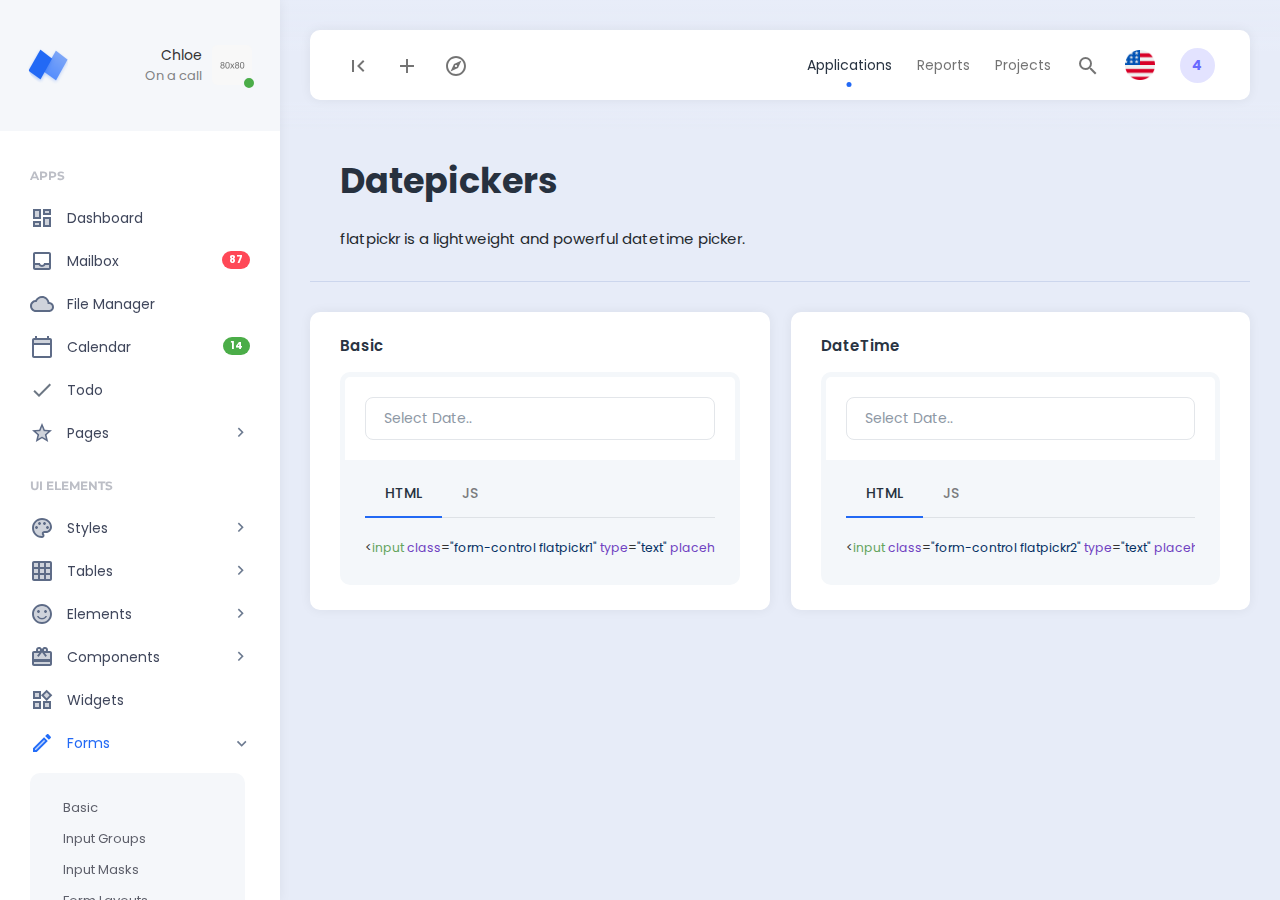
<file: templates/admin1/forms-datepickers.html>
<!DOCTYPE html>
<html lang="en">

<head>
    <meta charset="utf-8">
    <meta http-equiv="X-UA-Compatible" content="IE=edge">
    <meta name="viewport" content="width=device-width, initial-scale=1">
    <meta name="description" content="Responsive Admin Dashboard Template">
    <meta name="keywords" content="admin,dashboard">
    <meta name="author" content="stacks">
    <!-- The above 6 meta tags *must* come first in the head; any other head content must come *after* these tags -->

    <!-- Title -->
    <title>Neptune - Responsive Admin Dashboard Template</title>

    <!-- Styles -->
    <link rel="preconnect" href="https://fonts.gstatic.com">
    <link href="https://fonts.googleapis.com/css2?family=Poppins:wght@300;400;500;600;700&display=swap" rel="stylesheet">
    <link href="https://fonts.googleapis.com/css2?family=Montserrat:wght@100;300;400;500;600;700;800&display=swap" rel="stylesheet">
    <link href="https://fonts.googleapis.com/css?family=Material+Icons|Material+Icons+Outlined|Material+Icons+Two+Tone|Material+Icons+Round|Material+Icons+Sharp" rel="stylesheet">
    <link href="../../assets/plugins/bootstrap/css/bootstrap.min.css" rel="stylesheet">
    <link href="../../assets/plugins/perfectscroll/perfect-scrollbar.css" rel="stylesheet">
    <link href="../../assets/plugins/pace/pace.css" rel="stylesheet">
    <link href="../../assets/plugins/highlight/styles/github-gist.css" rel="stylesheet">
    <link href="../../assets/plugins/flatpickr/flatpickr.min.css" rel="stylesheet">


    <!-- Theme Styles -->
    <link href="../../assets/css/main.min.css" rel="stylesheet">
    <link href="../../assets/css/custom.css" rel="stylesheet">

    <link rel="icon" type="image/png" sizes="32x32" href="../../assets/images/neptune.png" />
    <link rel="icon" type="image/png" sizes="16x16" href="../../assets/images/neptune.png" />

    <!-- HTML5 shim and Respond.js for IE8 support of HTML5 elements and media queries -->
    <!-- WARNING: Respond.js doesn't work if you view the page via file:// -->
    <!--[if lt IE 9]>
        <script src="https://oss.maxcdn.com/html5shiv/3.7.3/html5shiv.min.js"></script>
        <script src="https://oss.maxcdn.com/respond/1.4.2/respond.min.js"></script>
        <![endif]-->
</head>

<body>
    <div class="app align-content-stretch d-flex flex-wrap">
        <div class="app-sidebar">
            <div class="logo">
                <a href="index.html" class="logo-icon"><span class="logo-text">Neptune</span></a>
                <div class="sidebar-user-switcher user-activity-online">
                    <a href="#">
                        <img src="../../assets/images/avatars/avatar.png">
                        <span class="activity-indicator"></span>
                        <span class="user-info-text">Chloe<br><span class="user-state-info">On a call</span></span>
                    </a>
                </div>
            </div>
            <div class="app-menu">
                <ul class="accordion-menu">
                    <li class="sidebar-title">
                        Apps
                    </li>
                    <li>
                        <a href="index.html"><i class="material-icons-two-tone">dashboard</i>Dashboard</a>
                    </li>
                    <li>
                        <a href="mailbox.html"><i class="material-icons-two-tone">inbox</i>Mailbox<span class="badge rounded-pill badge-danger float-end">87</span></a>
                    </li>
                    <li>
                        <a href="file-manager.html"><i class="material-icons-two-tone">cloud_queue</i>File Manager</a>
                    </li>
                    <li>
                        <a href="calendar.html"><i class="material-icons-two-tone">calendar_today</i>Calendar<span class="badge rounded-pill badge-success float-end">14</span></a>
                    </li>
                    <li>
                        <a href="todo.html"><i class="material-icons-two-tone">done</i>Todo</a>
                    </li>
                    <li>
                        <a href=""><i class="material-icons-two-tone">star</i>Pages<i class="material-icons has-sub-menu">keyboard_arrow_right</i></a>
                        <ul class="sub-menu">
                            <li>
                                <a href="pricing.html">Pricing</a>
                            </li>
                            <li>
                                <a href="invoice.html">Invoice</a>
                            </li>
                            <li>
                                <a href="settings.html">Settings</a>
                            </li>
                            <li>
                                <a href="#">Authentication<i class="material-icons has-sub-menu">keyboard_arrow_right</i></a>
                                <ul class="sub-menu">
                                    <li>
                                        <a href="sign-in.html">Sign In</a>
                                    </li>
                                    <li>
                                        <a href="sign-up.html">Sign Up</a>
                                    </li>
                                    <li>
                                        <a href="lock-screen.html">Lock Screen</a>
                                    </li>
                                </ul>
                            </li>
                            <li>
                                <a href="error.html">Error</a>
                            </li>
                        </ul>
                    </li>
                    <li class="sidebar-title">
                        UI Elements
                    </li>
                    <li>
                        <a href="#"><i class="material-icons-two-tone">color_lens</i>Styles<i class="material-icons has-sub-menu">keyboard_arrow_right</i></a>
                        <ul class="sub-menu">
                            <li>
                                <a href="styles-typography.html">Typography</a>
                            </li>
                            <li>
                                <a href="styles-code.html">Code</a>
                            </li>
                            <li>
                                <a href="styles-icons.html">Icons</a>
                            </li>
                        </ul>
                    </li>
                    <li>
                        <a href="#"><i class="material-icons-two-tone">grid_on</i>Tables<i class="material-icons has-sub-menu">keyboard_arrow_right</i></a>
                        <ul class="sub-menu">
                            <li>
                                <a href="tables-basic.html">Basic</a>
                            </li>
                            <li>
                                <a href="tables-datatable.html">DataTable</a>
                            </li>
                        </ul>
                    </li>
                    <li>
                        <a href=""><i class="material-icons-two-tone">sentiment_satisfied_alt</i>Elements<i class="material-icons has-sub-menu">keyboard_arrow_right</i></a>
                        <ul class="sub-menu">
                            <li>
                                <a href="ui-alerts.html">Alerts</a>
                            </li>
                            <li>
                                <a href="ui-avatars.html">Avatars</a>
                            </li>
                            <li>
                                <a href="ui-badge.html">Badge</a>
                            </li>
                            <li>
                                <a href="ui-breadcrumbs.html">Breadcrumbs</a>
                            </li>
                            <li>
                                <a href="ui-buttons.html">Buttons</a>
                            </li>
                            <li>
                                <a href="ui-button-groups.html">Button Groups</a>
                            </li>
                            <li>
                                <a href="ui-collapse.html">Collapse</a>
                            </li>
                            <li>
                                <a href="ui-dropdown.html">Dropdown</a>
                            </li>
                            <li>
                                <a href="ui-images.html">Images</a>
                            </li>
                            <li>
                                <a href="ui-pagination.html">Pagination</a>
                            </li>
                            <li>
                                <a href="ui-popovers.html">Popovers</a>
                            </li>
                            <li>
                                <a href="ui-progress.html">Progress</a>
                            </li>
                            <li>
                                <a href="ui-spinners.html">Spinners</a>
                            </li>
                            <li>
                                <a href="ui-toast.html">Toast</a>
                            </li>
                            <li>
                                <a href="ui-tooltips.html">Tooltips</a>
                            </li>
                        </ul>
                    </li>
                    <li>
                        <a href="#"><i class="material-icons-two-tone">card_giftcard</i>Components<i class="material-icons has-sub-menu">keyboard_arrow_right</i></a>
                        <ul class="sub-menu">
                            <li>
                                <a href="components-accordions.html">Accordions</a>
                            </li>
                            <li>
                                <a href="components-block-ui.html">Block UI</a>
                            </li>
                            <li>
                                <a href="components-cards.html">Cards</a>
                            </li>
                            <li>
                                <a href="components-carousel.html">Carousel</a>
                            </li>
                            <li>
                                <a href="components-countdown.html">Countdown</a>
                            </li>
                            <li>
                                <a href="components-lightbox.html">Lightbox</a>
                            </li>
                            <li>
                                <a href="components-lists.html">Lists</a>
                            </li>
                            <li>
                                <a href="components-modals.html">Modals</a>
                            </li>
                            <li>
                                <a href="components-tabs.html">Tabs</a>
                            </li>
                            <li>
                                <a href="components-session-timeout.html">Session Timeout</a>
                            </li>
                        </ul>
                    </li>
                    <li>
                        <a href="widgets.html"><i class="material-icons-two-tone">widgets</i>Widgets</a>
                    </li>
                    <li class="active-page">
                        <a href="#"><i class="material-icons-two-tone">edit</i>Forms<i class="material-icons has-sub-menu">keyboard_arrow_right</i></a>
                        <ul class="sub-menu">
                            <li>
                                <a href="forms-basic.html">Basic</a>
                            </li>
                            <li>
                                <a href="forms-input-groups.html">Input Groups</a>
                            </li>
                            <li>
                                <a href="forms-input-masks.html">Input Masks</a>
                            </li>
                            <li>
                                <a href="forms-layouts.html">Form Layouts</a>
                            </li>
                            <li>
                                <a href="forms-validation.html">Form Validation</a>
                            </li>
                            <li>
                                <a href="forms-file-upload.html">File Upload</a>
                            </li>
                            <li>
                                <a href="forms-text-editor.html">Text Editor</a>
                            </li>
                            <li>
                                <a href="forms-datepickers.html" class="active">Datepickers</a>
                            </li>
                            <li>
                                <a href="forms-select2.html">Select2</a>
                            </li>
                        </ul>
                    </li>
                    <li>
                        <a href="#"><i class="material-icons-two-tone">analytics</i>Charts<i class="material-icons has-sub-menu">keyboard_arrow_right</i></a>
                        <ul class="sub-menu">
                            <li>
                                <a href="charts-apex.html">Apex</a>
                            </li>
                            <li>
                                <a href="charts-chartjs.html">ChartJS</a>
                            </li>
                        </ul>
                    </li>
                    <li class="sidebar-title">
                        Layout
                    </li>
                    <li>
                        <a href="#"><i class="material-icons-two-tone">view_agenda</i>Content<i class="material-icons has-sub-menu">keyboard_arrow_right</i></a>
                        <ul class="sub-menu">
                            <li>
                                <a href="content-page-headings.html">Page Headings</a>
                            </li>
                            <li>
                                <a href="content-section-headings.html">Section Headings</a>
                            </li>
                            <li>
                                <a href="content-left-menu.html">Left Menu</a>
                            </li>
                            <li>
                                <a href="content-right-menu.html">Right Menu</a>
                            </li>
                            <li>
                                <a href="content-boxed-content.html">Boxed Content</a>
                            </li>
                        </ul>
                    </li>
                    <li>
                        <a href="#"><i class="material-icons-two-tone">menu</i>Menu<i class="material-icons has-sub-menu">keyboard_arrow_right</i></a>
                        <ul class="sub-menu">
                            <li>
                                <a href="menu-off-canvas.html">Off-Canvas</a>
                            </li>
                            <li>
                                <a href="menu-standard.html">Standard</a>
                            </li>
                            <li>
                                <a href="menu-dark-sidebar.html">Dark Sidebar</a>
                            </li>
                            <li>
                                <a href="menu-hover-menu.html">Hover Menu</a>
                            </li>
                            <li>
                                <a href="menu-colored-sidebar.html">Colored Sidebar</a>
                            </li>
                        </ul>
                    </li>
                    <li>
                        <a href="#"><i class="material-icons-two-tone">view_day</i>Header<i class="material-icons has-sub-menu">keyboard_arrow_right</i></a>
                        <ul class="sub-menu">
                            <li>
                                <a href="header-basic.html">Basic</a>
                            </li>
                            <li>
                                <a href="header-full-width.html">Full-width</a>
                            </li>
                            <li>
                                <a href="header-transparent.html">Transparent</a>
                            </li>
                            <li>
                                <a href="header-large.html">Large</a>
                            </li>
                            <li>
                                <a href="header-colorful.html">Colorful</a>
                            </li>
                        </ul>
                    </li>
                    <li class="sidebar-title">
                        Other
                    </li>
                    <li>
                        <a href="#"><i class="material-icons-two-tone">bookmark</i>Documentation</a>
                    </li>
                    <li>
                        <a href="#"><i class="material-icons-two-tone">access_time</i>Change Log</a>
                    </li>
                </ul>
            </div>
        </div>
        <div class="app-container">
            <div class="search">
                <form>
                    <input class="form-control" type="text" placeholder="Type here..." aria-label="Search">
                </form>
                <a href="#" class="toggle-search"><i class="material-icons">close</i></a>
            </div>
            <div class="app-header">
                <nav class="navbar navbar-light navbar-expand-lg">
                    <div class="container-fluid">
                        <div class="navbar-nav" id="navbarNav">
                            <ul class="navbar-nav">
                                <li class="nav-item">
                                    <a class="nav-link hide-sidebar-toggle-button" href="#"><i class="material-icons">first_page</i></a>
                                </li>
                                <li class="nav-item dropdown hidden-on-mobile">
                                    <a class="nav-link dropdown-toggle" href="#" id="addDropdownLink" role="button" data-bs-toggle="dropdown" aria-expanded="false">
                                        <i class="material-icons">add</i>
                                    </a>
                                    <ul class="dropdown-menu" aria-labelledby="addDropdownLink">
                                        <li><a class="dropdown-item" href="#">New Workspace</a></li>
                                        <li><a class="dropdown-item" href="#">New Board</a></li>
                                        <li><a class="dropdown-item" href="#">Create Project</a></li>
                                    </ul>
                                </li>
                                <li class="nav-item dropdown hidden-on-mobile">
                                    <a class="nav-link dropdown-toggle" href="#" id="exploreDropdownLink" role="button" data-bs-toggle="dropdown" aria-expanded="false">
                                        <i class="material-icons-outlined">explore</i>
                                    </a>
                                    <ul class="dropdown-menu dropdown-lg large-items-menu" aria-labelledby="exploreDropdownLink">
                                        <li>
                                            <h6 class="dropdown-header">Repositories</h6>
                                        </li>
                                        <li>
                                            <a class="dropdown-item" href="#">
                                                <h5 class="dropdown-item-title">
                                                    Neptune iOS
                                                    <span class="badge badge-warning">1.0.2</span>
                                                    <span class="hidden-helper-text">switch<i class="material-icons">keyboard_arrow_right</i></span>
                                                </h5>
                                                <span class="dropdown-item-description">Lorem Ipsum is simply dummy text of the printing and typesetting industry.</span>
                                            </a>
                                        </li>
                                        <li>
                                            <a class="dropdown-item" href="#">
                                                <h5 class="dropdown-item-title">
                                                    Neptune Android
                                                    <span class="badge badge-info">dev</span>
                                                    <span class="hidden-helper-text">switch<i class="material-icons">keyboard_arrow_right</i></span>
                                                </h5>
                                                <span class="dropdown-item-description">Lorem Ipsum is simply dummy text of the printing and typesetting industry.</span>
                                            </a>
                                        </li>
                                        <li class="dropdown-btn-item d-grid">
                                            <button class="btn btn-primary">Create new repository</button>
                                        </li>
                                    </ul>
                                </li>
                            </ul>
            
                        </div>
                        <div class="d-flex">
                            <ul class="navbar-nav">
                                <li class="nav-item hidden-on-mobile">
                                    <a class="nav-link active" href="#">Applications</a>
                                </li>
                                <li class="nav-item hidden-on-mobile">
                                    <a class="nav-link" href="#">Reports</a>
                                </li>
                                <li class="nav-item hidden-on-mobile">
                                    <a class="nav-link" href="#">Projects</a>
                                </li>
                                <li class="nav-item">
                                    <a class="nav-link toggle-search" href="#"><i class="material-icons">search</i></a>
                                </li>
                                <li class="nav-item hidden-on-mobile">
                                    <a class="nav-link language-dropdown-toggle" href="#" id="languageDropDown" data-bs-toggle="dropdown"><img src="../../assets/images/flags/us.png" alt=""></a>
                                        <ul class="dropdown-menu dropdown-menu-end language-dropdown" aria-labelledby="languageDropDown">
                                            <li><a class="dropdown-item" href="#"><img src="../../assets/images/flags/germany.png" alt="">German</a></li>
                                            <li><a class="dropdown-item" href="#"><img src="../../assets/images/flags/italy.png" alt="">Italian</a></li>
                                            <li><a class="dropdown-item" href="#"><img src="../../assets/images/flags/china.png" alt="">Chinese</a></li>
                                        </ul>
                                </li>
                                <li class="nav-item hidden-on-mobile">
                                    <a class="nav-link nav-notifications-toggle" id="notificationsDropDown" href="#" data-bs-toggle="dropdown">4</a>
                                    <div class="dropdown-menu dropdown-menu-end notifications-dropdown" aria-labelledby="notificationsDropDown">
                                        <h6 class="dropdown-header">Notifications</h6>
                                        <div class="notifications-dropdown-list">
                                            <a href="#">
                                                <div class="notifications-dropdown-item">
                                                    <div class="notifications-dropdown-item-image">
                                                        <span class="notifications-badge bg-info text-white">
                                                            <i class="material-icons-outlined">campaign</i>
                                                        </span>
                                                    </div>
                                                    <div class="notifications-dropdown-item-text">
                                                        <p class="bold-notifications-text">Donec tempus nisi sed erat vestibulum, eu suscipit ex laoreet</p>
                                                        <small>19:00</small>
                                                    </div>
                                                </div>
                                            </a>
                                            <a href="#">
                                                <div class="notifications-dropdown-item">
                                                    <div class="notifications-dropdown-item-image">
                                                        <span class="notifications-badge bg-danger text-white">
                                                            <i class="material-icons-outlined">bolt</i>
                                                        </span>
                                                    </div>
                                                    <div class="notifications-dropdown-item-text">
                                                        <p class="bold-notifications-text">Quisque ligula dui, tincidunt nec pharetra eu, fringilla quis mauris</p>
                                                        <small>18:00</small>
                                                    </div>
                                                </div>
                                            </a>
                                            <a href="#">
                                                <div class="notifications-dropdown-item">
                                                    <div class="notifications-dropdown-item-image">
                                                        <span class="notifications-badge bg-success text-white">
                                                            <i class="material-icons-outlined">alternate_email</i>
                                                        </span>
                                                    </div>
                                                    <div class="notifications-dropdown-item-text">
                                                        <p>Nulla id libero mattis justo euismod congue in et metus</p>
                                                        <small>yesterday</small>
                                                    </div>
                                                </div>
                                            </a>
                                            <a href="#">
                                                <div class="notifications-dropdown-item">
                                                    <div class="notifications-dropdown-item-image">
                                                        <span class="notifications-badge">
                                                            <img src="../../assets/images/avatars/avatar.png" alt="">
                                                        </span>
                                                    </div>
                                                    <div class="notifications-dropdown-item-text">
                                                        <p>Praesent sodales lobortis velit ac pellentesque</p>
                                                        <small>yesterday</small>
                                                    </div>
                                                </div>
                                            </a>
                                            <a href="#">
                                                <div class="notifications-dropdown-item">
                                                    <div class="notifications-dropdown-item-image">
                                                        <span class="notifications-badge">
                                                            <img src="../../assets/images/avatars/avatar.png" alt="">
                                                        </span>
                                                    </div>
                                                    <div class="notifications-dropdown-item-text">
                                                        <p>Praesent lacinia ante eget tristique mattis. Nam sollicitudin velit sit amet auctor porta</p>
                                                        <small>yesterday</small>
                                                    </div>
                                                </div>
                                            </a>
                                        </div>
                                    </div>
                                </li>
                            </ul>
                        </div>
                    </div>
                </nav>
            </div>
            <div class="app-content">
                <div class="content-wrapper">
                    <div class="container-fluid">
                        <div class="row">
                            <div class="col">
                                <div class="page-description">
                                    <h1>Datepickers</h1>
                                    <span>flatpickr is a lightweight and powerful datetime picker.</span>
                                </div>
                            </div>
                        </div>
                        <div class="row">
                            <div class="col-md-6">
                                <div class="card">
                                    <div class="card-header">
                                        <h5 class="card-title">Basic</h5>
                                    </div>
                                    <div class="card-body">
                                        <div class="example-container">
                                            <div class="example-content">
                                                <input class="form-control flatpickr1" type="text" placeholder="Select Date..">
                                            </div>
                                            <div class="example-code">
                                                <ul class="nav nav-tabs" role="tablist">
                                                    <li class="nav-item" role="presentation">
                                                        <button class="nav-link active" id="html-tab" data-bs-toggle="tab" data-bs-target="#htmlCode" type="button" role="tab" aria-controls="htmlCode" aria-selected="true">HTML</button>
                                                    </li>
                                                    <li class="nav-item" role="presentation">
                                                        <button class="nav-link" id="js-tab" data-bs-toggle="tab" data-bs-target="#jsCode" type="button" role="tab" aria-controls="jsCode" aria-selected="false">JS</button>
                                                    </li>
                                                </ul>
                                                <div class="tab-content">
                                                    <div class="tab-pane fade show active" id="htmlCode" role="tabpanel" aria-labelledby="html-tab">
                                                        <pre><code class="html">&lt;input class=&quot;form-control flatpickr1&quot; type=&quot;text&quot; placeholder=&quot;Select Date..&quot;&gt;</code></pre>
                                                    </div>
                                                    <div class="tab-pane fade" id="jsCode" role="tabpanel" aria-labelledby="js-tab">
                                                        <pre><code class="js">$(".flatpickr1").flatpickr();</code></pre>
                                                    </div>
                                                </div>
                                            </div>
                                        </div>
                                    </div>
                                </div>
                            </div>
                            <div class="col-md-6">
                                <div class="card">
                                    <div class="card-header">
                                        <h5 class="card-title">DateTime</h5>
                                    </div>
                                    <div class="card-body">
                                        <div class="example-container">
                                            <div class="example-content">
                                                <input class="form-control flatpickr2" type="text" placeholder="Select Date..">
                                            </div>
                                            <div class="example-code">
                                                <ul class="nav nav-tabs" role="tablist">
                                                    <li class="nav-item" role="presentation">
                                                        <button class="nav-link active" id="html-tab4" data-bs-toggle="tab" data-bs-target="#htmlCode4" type="button" role="tab" aria-controls="htmlCode4" aria-selected="true">HTML</button>
                                                    </li>
                                                    <li class="nav-item" role="presentation">
                                                        <button class="nav-link" id="js-tab4" data-bs-toggle="tab" data-bs-target="#jsCode4" type="button" role="tab" aria-controls="jsCode4" aria-selected="false">JS</button>
                                                    </li>
                                                </ul>
                                                <div class="tab-content">
                                                    <div class="tab-pane fade show active" id="htmlCode4" role="tabpanel" aria-labelledby="html-tab4">
                                                        <pre><code class="html">&lt;input class=&quot;form-control flatpickr2&quot; type=&quot;text&quot; placeholder=&quot;Select Date..&quot;&gt;</code></pre>
                                                        </div>
                                                    <div class="tab-pane fade" id="jsCode4" role="tabpanel" aria-labelledby="js-tab4">
                                                        <pre><code class="js">$(".flatpickr2").flatpickr({
    enableTime: true,
    dateFormat: "Y-m-d H:i",
});</code></pre>
                                                    </div>
                                                </div>
                                            </div>
                                        </div>
                                    </div>
                                </div>
                            </div>
                        </div>
                    </div>
                </div>
            </div>
        </div>
    </div>

    <!-- Javascripts -->
    <script src="../../assets/plugins/jquery/jquery-3.5.1.min.js"></script>
    <script src="../../assets/plugins/bootstrap/js/popper.min.js"></script>
    <script src="../../assets/plugins/bootstrap/js/bootstrap.min.js"></script>
    <script src="../../assets/plugins/perfectscroll/perfect-scrollbar.min.js"></script>
    <script src="../../assets/plugins/pace/pace.min.js"></script>
    <script src="../../assets/plugins/highlight/highlight.pack.js"></script>
    <script src="../../assets/plugins/flatpickr/flatpickr.js"></script>
    <script src="../../assets/js/main.min.js"></script>
    <script src="../../assets/js/custom.js"></script>
    <script src="../../assets/js/pages/datepickers.js"></script>
</body>

</html>
</file>
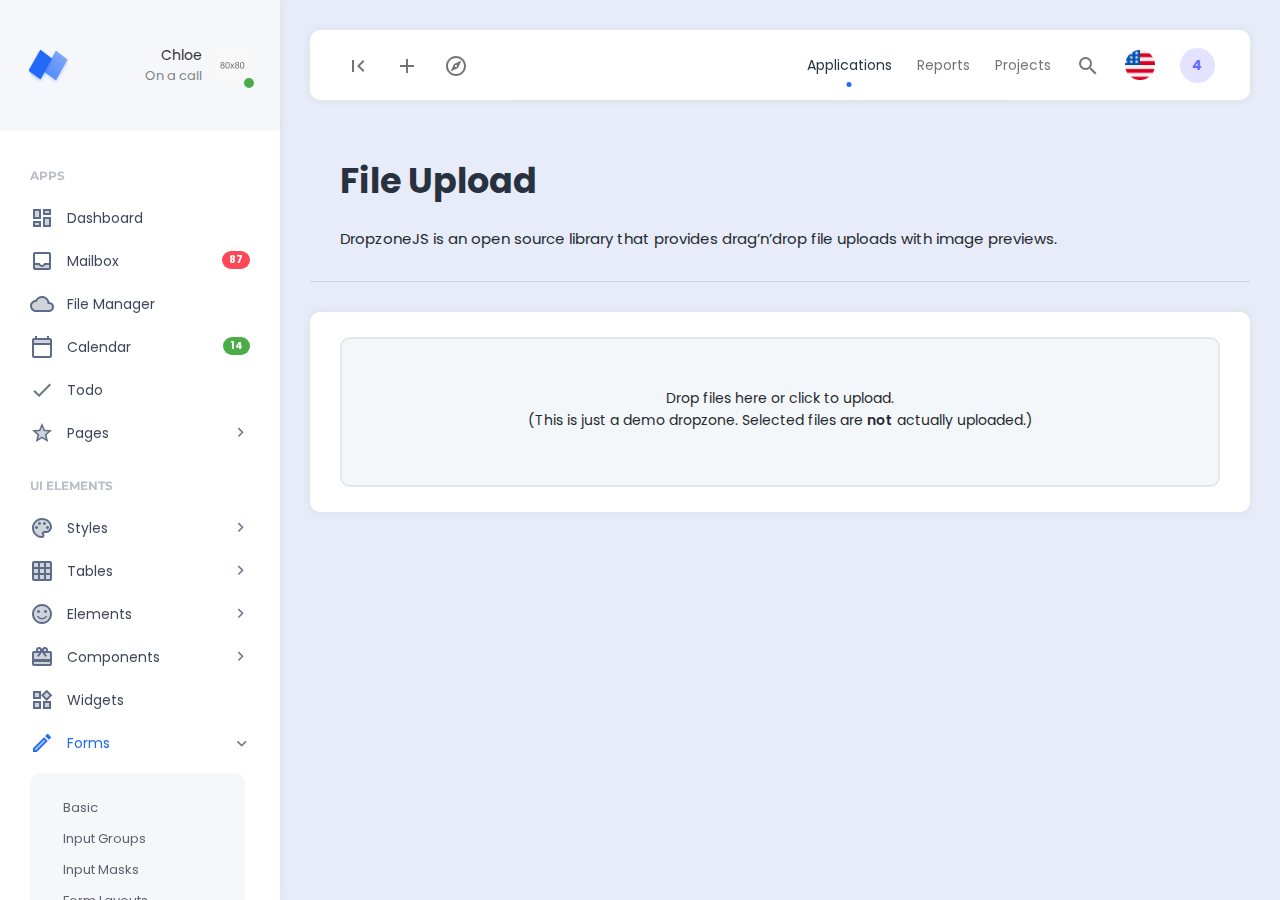
<file: templates/admin1/forms-file-upload.html>
<!DOCTYPE html>
<html lang="en">

<head>
    <meta charset="utf-8">
    <meta http-equiv="X-UA-Compatible" content="IE=edge">
    <meta name="viewport" content="width=device-width, initial-scale=1">
    <meta name="description" content="Responsive Admin Dashboard Template">
    <meta name="keywords" content="admin,dashboard">
    <meta name="author" content="stacks">
    <!-- The above 6 meta tags *must* come first in the head; any other head content must come *after* these tags -->

    <!-- Title -->
    <title>Neptune - Responsive Admin Dashboard Template</title>

    <!-- Styles -->
    <link rel="preconnect" href="https://fonts.gstatic.com">
    <link href="https://fonts.googleapis.com/css2?family=Poppins:wght@300;400;500;600;700&display=swap" rel="stylesheet">
    <link href="https://fonts.googleapis.com/css2?family=Montserrat:wght@100;300;400;500;600;700;800&display=swap" rel="stylesheet">
    <link href="https://fonts.googleapis.com/css?family=Material+Icons|Material+Icons+Outlined|Material+Icons+Two+Tone|Material+Icons+Round|Material+Icons+Sharp" rel="stylesheet">
    <link href="../../assets/plugins/bootstrap/css/bootstrap.min.css" rel="stylesheet">
    <link href="../../assets/plugins/perfectscroll/perfect-scrollbar.css" rel="stylesheet">
    <link href="../../assets/plugins/pace/pace.css" rel="stylesheet">
    <link href="../../assets/plugins/highlight/styles/github-gist.css" rel="stylesheet">
    <link href="../../assets/plugins/dropzone/min/dropzone.min.css" rel="stylesheet">


    <!-- Theme Styles -->
    <link href="../../assets/css/main.min.css" rel="stylesheet">
    <link href="../../assets/css/custom.css" rel="stylesheet">

    <link rel="icon" type="image/png" sizes="32x32" href="../../assets/images/neptune.png" />
    <link rel="icon" type="image/png" sizes="16x16" href="../../assets/images/neptune.png" />

    <!-- HTML5 shim and Respond.js for IE8 support of HTML5 elements and media queries -->
    <!-- WARNING: Respond.js doesn't work if you view the page via file:// -->
    <!--[if lt IE 9]>
        <script src="https://oss.maxcdn.com/html5shiv/3.7.3/html5shiv.min.js"></script>
        <script src="https://oss.maxcdn.com/respond/1.4.2/respond.min.js"></script>
        <![endif]-->
</head>

<body>
    <div class="app align-content-stretch d-flex flex-wrap">
        <div class="app-sidebar">
            <div class="logo">
                <a href="index.html" class="logo-icon"><span class="logo-text">Neptune</span></a>
                <div class="sidebar-user-switcher user-activity-online">
                    <a href="#">
                        <img src="../../assets/images/avatars/avatar.png">
                        <span class="activity-indicator"></span>
                        <span class="user-info-text">Chloe<br><span class="user-state-info">On a call</span></span>
                    </a>
                </div>
            </div>
            <div class="app-menu">
                <ul class="accordion-menu">
                    <li class="sidebar-title">
                        Apps
                    </li>
                    <li>
                        <a href="index.html"><i class="material-icons-two-tone">dashboard</i>Dashboard</a>
                    </li>
                    <li>
                        <a href="mailbox.html"><i class="material-icons-two-tone">inbox</i>Mailbox<span class="badge rounded-pill badge-danger float-end">87</span></a>
                    </li>
                    <li>
                        <a href="file-manager.html"><i class="material-icons-two-tone">cloud_queue</i>File Manager</a>
                    </li>
                    <li>
                        <a href="calendar.html"><i class="material-icons-two-tone">calendar_today</i>Calendar<span class="badge rounded-pill badge-success float-end">14</span></a>
                    </li>
                    <li>
                        <a href="todo.html"><i class="material-icons-two-tone">done</i>Todo</a>
                    </li>
                    <li>
                        <a href=""><i class="material-icons-two-tone">star</i>Pages<i class="material-icons has-sub-menu">keyboard_arrow_right</i></a>
                        <ul class="sub-menu">
                            <li>
                                <a href="pricing.html">Pricing</a>
                            </li>
                            <li>
                                <a href="invoice.html">Invoice</a>
                            </li>
                            <li>
                                <a href="settings.html">Settings</a>
                            </li>
                            <li>
                                <a href="#">Authentication<i class="material-icons has-sub-menu">keyboard_arrow_right</i></a>
                                <ul class="sub-menu">
                                    <li>
                                        <a href="sign-in.html">Sign In</a>
                                    </li>
                                    <li>
                                        <a href="sign-up.html">Sign Up</a>
                                    </li>
                                    <li>
                                        <a href="lock-screen.html">Lock Screen</a>
                                    </li>
                                </ul>
                            </li>
                            <li>
                                <a href="error.html">Error</a>
                            </li>
                        </ul>
                    </li>
                    <li class="sidebar-title">
                        UI Elements
                    </li>
                    <li>
                        <a href="#"><i class="material-icons-two-tone">color_lens</i>Styles<i class="material-icons has-sub-menu">keyboard_arrow_right</i></a>
                        <ul class="sub-menu">
                            <li>
                                <a href="styles-typography.html">Typography</a>
                            </li>
                            <li>
                                <a href="styles-code.html">Code</a>
                            </li>
                            <li>
                                <a href="styles-icons.html">Icons</a>
                            </li>
                        </ul>
                    </li>
                    <li>
                        <a href="#"><i class="material-icons-two-tone">grid_on</i>Tables<i class="material-icons has-sub-menu">keyboard_arrow_right</i></a>
                        <ul class="sub-menu">
                            <li>
                                <a href="tables-basic.html">Basic</a>
                            </li>
                            <li>
                                <a href="tables-datatable.html">DataTable</a>
                            </li>
                        </ul>
                    </li>
                    <li>
                        <a href=""><i class="material-icons-two-tone">sentiment_satisfied_alt</i>Elements<i class="material-icons has-sub-menu">keyboard_arrow_right</i></a>
                        <ul class="sub-menu">
                            <li>
                                <a href="ui-alerts.html">Alerts</a>
                            </li>
                            <li>
                                <a href="ui-avatars.html">Avatars</a>
                            </li>
                            <li>
                                <a href="ui-badge.html">Badge</a>
                            </li>
                            <li>
                                <a href="ui-breadcrumbs.html">Breadcrumbs</a>
                            </li>
                            <li>
                                <a href="ui-buttons.html">Buttons</a>
                            </li>
                            <li>
                                <a href="ui-button-groups.html">Button Groups</a>
                            </li>
                            <li>
                                <a href="ui-collapse.html">Collapse</a>
                            </li>
                            <li>
                                <a href="ui-dropdown.html">Dropdown</a>
                            </li>
                            <li>
                                <a href="ui-images.html">Images</a>
                            </li>
                            <li>
                                <a href="ui-pagination.html">Pagination</a>
                            </li>
                            <li>
                                <a href="ui-popovers.html">Popovers</a>
                            </li>
                            <li>
                                <a href="ui-progress.html">Progress</a>
                            </li>
                            <li>
                                <a href="ui-spinners.html">Spinners</a>
                            </li>
                            <li>
                                <a href="ui-toast.html">Toast</a>
                            </li>
                            <li>
                                <a href="ui-tooltips.html">Tooltips</a>
                            </li>
                        </ul>
                    </li>
                    <li>
                        <a href="#"><i class="material-icons-two-tone">card_giftcard</i>Components<i class="material-icons has-sub-menu">keyboard_arrow_right</i></a>
                        <ul class="sub-menu">
                            <li>
                                <a href="components-accordions.html">Accordions</a>
                            </li>
                            <li>
                                <a href="components-block-ui.html">Block UI</a>
                            </li>
                            <li>
                                <a href="components-cards.html">Cards</a>
                            </li>
                            <li>
                                <a href="components-carousel.html">Carousel</a>
                            </li>
                            <li>
                                <a href="components-countdown.html">Countdown</a>
                            </li>
                            <li>
                                <a href="components-lightbox.html">Lightbox</a>
                            </li>
                            <li>
                                <a href="components-lists.html">Lists</a>
                            </li>
                            <li>
                                <a href="components-modals.html">Modals</a>
                            </li>
                            <li>
                                <a href="components-tabs.html">Tabs</a>
                            </li>
                            <li>
                                <a href="components-session-timeout.html">Session Timeout</a>
                            </li>
                        </ul>
                    </li>
                    <li>
                        <a href="widgets.html"><i class="material-icons-two-tone">widgets</i>Widgets</a>
                    </li>
                    <li class="active-page">
                        <a href="#"><i class="material-icons-two-tone">edit</i>Forms<i class="material-icons has-sub-menu">keyboard_arrow_right</i></a>
                        <ul class="sub-menu">
                            <li>
                                <a href="forms-basic.html">Basic</a>
                            </li>
                            <li>
                                <a href="forms-input-groups.html">Input Groups</a>
                            </li>
                            <li>
                                <a href="forms-input-masks.html">Input Masks</a>
                            </li>
                            <li>
                                <a href="forms-layouts.html">Form Layouts</a>
                            </li>
                            <li>
                                <a href="forms-validation.html">Form Validation</a>
                            </li>
                            <li>
                                <a href="forms-file-upload.html" class="active">File Upload</a>
                            </li>
                            <li>
                                <a href="forms-text-editor.html">Text Editor</a>
                            </li>
                            <li>
                                <a href="forms-datepickers.html">Datepickers</a>
                            </li>
                            <li>
                                <a href="forms-select2.html">Select2</a>
                            </li>
                        </ul>
                    </li>
                    <li>
                        <a href="#"><i class="material-icons-two-tone">analytics</i>Charts<i class="material-icons has-sub-menu">keyboard_arrow_right</i></a>
                        <ul class="sub-menu">
                            <li>
                                <a href="charts-apex.html">Apex</a>
                            </li>
                            <li>
                                <a href="charts-chartjs.html">ChartJS</a>
                            </li>
                        </ul>
                    </li>
                    <li class="sidebar-title">
                        Layout
                    </li>
                    <li>
                        <a href="#"><i class="material-icons-two-tone">view_agenda</i>Content<i class="material-icons has-sub-menu">keyboard_arrow_right</i></a>
                        <ul class="sub-menu">
                            <li>
                                <a href="content-page-headings.html">Page Headings</a>
                            </li>
                            <li>
                                <a href="content-section-headings.html">Section Headings</a>
                            </li>
                            <li>
                                <a href="content-left-menu.html">Left Menu</a>
                            </li>
                            <li>
                                <a href="content-right-menu.html">Right Menu</a>
                            </li>
                            <li>
                                <a href="content-boxed-content.html">Boxed Content</a>
                            </li>
                        </ul>
                    </li>
                    <li>
                        <a href="#"><i class="material-icons-two-tone">menu</i>Menu<i class="material-icons has-sub-menu">keyboard_arrow_right</i></a>
                        <ul class="sub-menu">
                            <li>
                                <a href="menu-off-canvas.html">Off-Canvas</a>
                            </li>
                            <li>
                                <a href="menu-standard.html">Standard</a>
                            </li>
                            <li>
                                <a href="menu-dark-sidebar.html">Dark Sidebar</a>
                            </li>
                            <li>
                                <a href="menu-hover-menu.html">Hover Menu</a>
                            </li>
                            <li>
                                <a href="menu-colored-sidebar.html">Colored Sidebar</a>
                            </li>
                        </ul>
                    </li>
                    <li>
                        <a href="#"><i class="material-icons-two-tone">view_day</i>Header<i class="material-icons has-sub-menu">keyboard_arrow_right</i></a>
                        <ul class="sub-menu">
                            <li>
                                <a href="header-basic.html">Basic</a>
                            </li>
                            <li>
                                <a href="header-full-width.html">Full-width</a>
                            </li>
                            <li>
                                <a href="header-transparent.html">Transparent</a>
                            </li>
                            <li>
                                <a href="header-large.html">Large</a>
                            </li>
                            <li>
                                <a href="header-colorful.html">Colorful</a>
                            </li>
                        </ul>
                    </li>
                    <li class="sidebar-title">
                        Other
                    </li>
                    <li>
                        <a href="#"><i class="material-icons-two-tone">bookmark</i>Documentation</a>
                    </li>
                    <li>
                        <a href="#"><i class="material-icons-two-tone">access_time</i>Change Log</a>
                    </li>
                </ul>
            </div>
        </div>
        <div class="app-container">
            <div class="search">
                <form>
                    <input class="form-control" type="text" placeholder="Type here..." aria-label="Search">
                </form>
                <a href="#" class="toggle-search"><i class="material-icons">close</i></a>
            </div>
            <div class="app-header">
                <nav class="navbar navbar-light navbar-expand-lg">
                    <div class="container-fluid">
                        <div class="navbar-nav" id="navbarNav">
                            <ul class="navbar-nav">
                                <li class="nav-item">
                                    <a class="nav-link hide-sidebar-toggle-button" href="#"><i class="material-icons">first_page</i></a>
                                </li>
                                <li class="nav-item dropdown hidden-on-mobile">
                                    <a class="nav-link dropdown-toggle" href="#" id="addDropdownLink" role="button" data-bs-toggle="dropdown" aria-expanded="false">
                                        <i class="material-icons">add</i>
                                    </a>
                                    <ul class="dropdown-menu" aria-labelledby="addDropdownLink">
                                        <li><a class="dropdown-item" href="#">New Workspace</a></li>
                                        <li><a class="dropdown-item" href="#">New Board</a></li>
                                        <li><a class="dropdown-item" href="#">Create Project</a></li>
                                    </ul>
                                </li>
                                <li class="nav-item dropdown hidden-on-mobile">
                                    <a class="nav-link dropdown-toggle" href="#" id="exploreDropdownLink" role="button" data-bs-toggle="dropdown" aria-expanded="false">
                                        <i class="material-icons-outlined">explore</i>
                                    </a>
                                    <ul class="dropdown-menu dropdown-lg large-items-menu" aria-labelledby="exploreDropdownLink">
                                        <li>
                                            <h6 class="dropdown-header">Repositories</h6>
                                        </li>
                                        <li>
                                            <a class="dropdown-item" href="#">
                                                <h5 class="dropdown-item-title">
                                                    Neptune iOS
                                                    <span class="badge badge-warning">1.0.2</span>
                                                    <span class="hidden-helper-text">switch<i class="material-icons">keyboard_arrow_right</i></span>
                                                </h5>
                                                <span class="dropdown-item-description">Lorem Ipsum is simply dummy text of the printing and typesetting industry.</span>
                                            </a>
                                        </li>
                                        <li>
                                            <a class="dropdown-item" href="#">
                                                <h5 class="dropdown-item-title">
                                                    Neptune Android
                                                    <span class="badge badge-info">dev</span>
                                                    <span class="hidden-helper-text">switch<i class="material-icons">keyboard_arrow_right</i></span>
                                                </h5>
                                                <span class="dropdown-item-description">Lorem Ipsum is simply dummy text of the printing and typesetting industry.</span>
                                            </a>
                                        </li>
                                        <li class="dropdown-btn-item d-grid">
                                            <button class="btn btn-primary">Create new repository</button>
                                        </li>
                                    </ul>
                                </li>
                            </ul>
            
                        </div>
                        <div class="d-flex">
                            <ul class="navbar-nav">
                                <li class="nav-item hidden-on-mobile">
                                    <a class="nav-link active" href="#">Applications</a>
                                </li>
                                <li class="nav-item hidden-on-mobile">
                                    <a class="nav-link" href="#">Reports</a>
                                </li>
                                <li class="nav-item hidden-on-mobile">
                                    <a class="nav-link" href="#">Projects</a>
                                </li>
                                <li class="nav-item">
                                    <a class="nav-link toggle-search" href="#"><i class="material-icons">search</i></a>
                                </li>
                                <li class="nav-item hidden-on-mobile">
                                    <a class="nav-link language-dropdown-toggle" href="#" id="languageDropDown" data-bs-toggle="dropdown"><img src="../../assets/images/flags/us.png" alt=""></a>
                                        <ul class="dropdown-menu dropdown-menu-end language-dropdown" aria-labelledby="languageDropDown">
                                            <li><a class="dropdown-item" href="#"><img src="../../assets/images/flags/germany.png" alt="">German</a></li>
                                            <li><a class="dropdown-item" href="#"><img src="../../assets/images/flags/italy.png" alt="">Italian</a></li>
                                            <li><a class="dropdown-item" href="#"><img src="../../assets/images/flags/china.png" alt="">Chinese</a></li>
                                        </ul>
                                </li>
                                <li class="nav-item hidden-on-mobile">
                                    <a class="nav-link nav-notifications-toggle" id="notificationsDropDown" href="#" data-bs-toggle="dropdown">4</a>
                                    <div class="dropdown-menu dropdown-menu-end notifications-dropdown" aria-labelledby="notificationsDropDown">
                                        <h6 class="dropdown-header">Notifications</h6>
                                        <div class="notifications-dropdown-list">
                                            <a href="#">
                                                <div class="notifications-dropdown-item">
                                                    <div class="notifications-dropdown-item-image">
                                                        <span class="notifications-badge bg-info text-white">
                                                            <i class="material-icons-outlined">campaign</i>
                                                        </span>
                                                    </div>
                                                    <div class="notifications-dropdown-item-text">
                                                        <p class="bold-notifications-text">Donec tempus nisi sed erat vestibulum, eu suscipit ex laoreet</p>
                                                        <small>19:00</small>
                                                    </div>
                                                </div>
                                            </a>
                                            <a href="#">
                                                <div class="notifications-dropdown-item">
                                                    <div class="notifications-dropdown-item-image">
                                                        <span class="notifications-badge bg-danger text-white">
                                                            <i class="material-icons-outlined">bolt</i>
                                                        </span>
                                                    </div>
                                                    <div class="notifications-dropdown-item-text">
                                                        <p class="bold-notifications-text">Quisque ligula dui, tincidunt nec pharetra eu, fringilla quis mauris</p>
                                                        <small>18:00</small>
                                                    </div>
                                                </div>
                                            </a>
                                            <a href="#">
                                                <div class="notifications-dropdown-item">
                                                    <div class="notifications-dropdown-item-image">
                                                        <span class="notifications-badge bg-success text-white">
                                                            <i class="material-icons-outlined">alternate_email</i>
                                                        </span>
                                                    </div>
                                                    <div class="notifications-dropdown-item-text">
                                                        <p>Nulla id libero mattis justo euismod congue in et metus</p>
                                                        <small>yesterday</small>
                                                    </div>
                                                </div>
                                            </a>
                                            <a href="#">
                                                <div class="notifications-dropdown-item">
                                                    <div class="notifications-dropdown-item-image">
                                                        <span class="notifications-badge">
                                                            <img src="../../assets/images/avatars/avatar.png" alt="">
                                                        </span>
                                                    </div>
                                                    <div class="notifications-dropdown-item-text">
                                                        <p>Praesent sodales lobortis velit ac pellentesque</p>
                                                        <small>yesterday</small>
                                                    </div>
                                                </div>
                                            </a>
                                            <a href="#">
                                                <div class="notifications-dropdown-item">
                                                    <div class="notifications-dropdown-item-image">
                                                        <span class="notifications-badge">
                                                            <img src="../../assets/images/avatars/avatar.png" alt="">
                                                        </span>
                                                    </div>
                                                    <div class="notifications-dropdown-item-text">
                                                        <p>Praesent lacinia ante eget tristique mattis. Nam sollicitudin velit sit amet auctor porta</p>
                                                        <small>yesterday</small>
                                                    </div>
                                                </div>
                                            </a>
                                        </div>
                                    </div>
                                </li>
                            </ul>
                        </div>
                    </div>
                </nav>
            </div>
            <div class="app-content">
                <div class="content-wrapper">
                    <div class="container-fluid">
                        <div class="row">
                            <div class="col">
                                <div class="page-description">
                                    <h1>File Upload</h1>
                                    <span>DropzoneJS is an open source library that provides drag’n’drop file uploads with image previews.</span>
                                </div>
                            </div>
                        </div>
                        <div class="row">
                            <div class="col-12">
                                <div class="card">
                                    <div class="card-body">
                                        <div id="dropzone">
                                            <form action="/upload" class="dropzone needsclick" id="demo-upload">
                                                <div class="dz-message needsclick">
                                                    <button type="button" class="dz-button">Drop files here or click to upload.</button><br />
                                                    <span class="note needsclick">(This is just a demo dropzone. Selected files are <strong>not</strong> actually uploaded.)</span>
                                                </div>
                                            </form>
                                        </div>
                                    </div>
                                </div>
                            </div>
                        </div>
                    </div>
                </div>
            </div>
        </div>
    </div>

    <!-- Javascripts -->
    <script src="../../assets/plugins/jquery/jquery-3.5.1.min.js"></script>
    <script src="../../assets/plugins/bootstrap/js/popper.min.js"></script>
    <script src="../../assets/plugins/bootstrap/js/bootstrap.min.js"></script>
    <script src="../../assets/plugins/perfectscroll/perfect-scrollbar.min.js"></script>
    <script src="../../assets/plugins/pace/pace.min.js"></script>
    <script src="../../assets/plugins/highlight/highlight.pack.js"></script>
    <script src="../../assets/plugins/dropzone/min/dropzone.min.js"></script>
    <script src="../../assets/js/main.min.js"></script>
    <script src="../../assets/js/custom.js"></script>
</body>

</html>
</file>
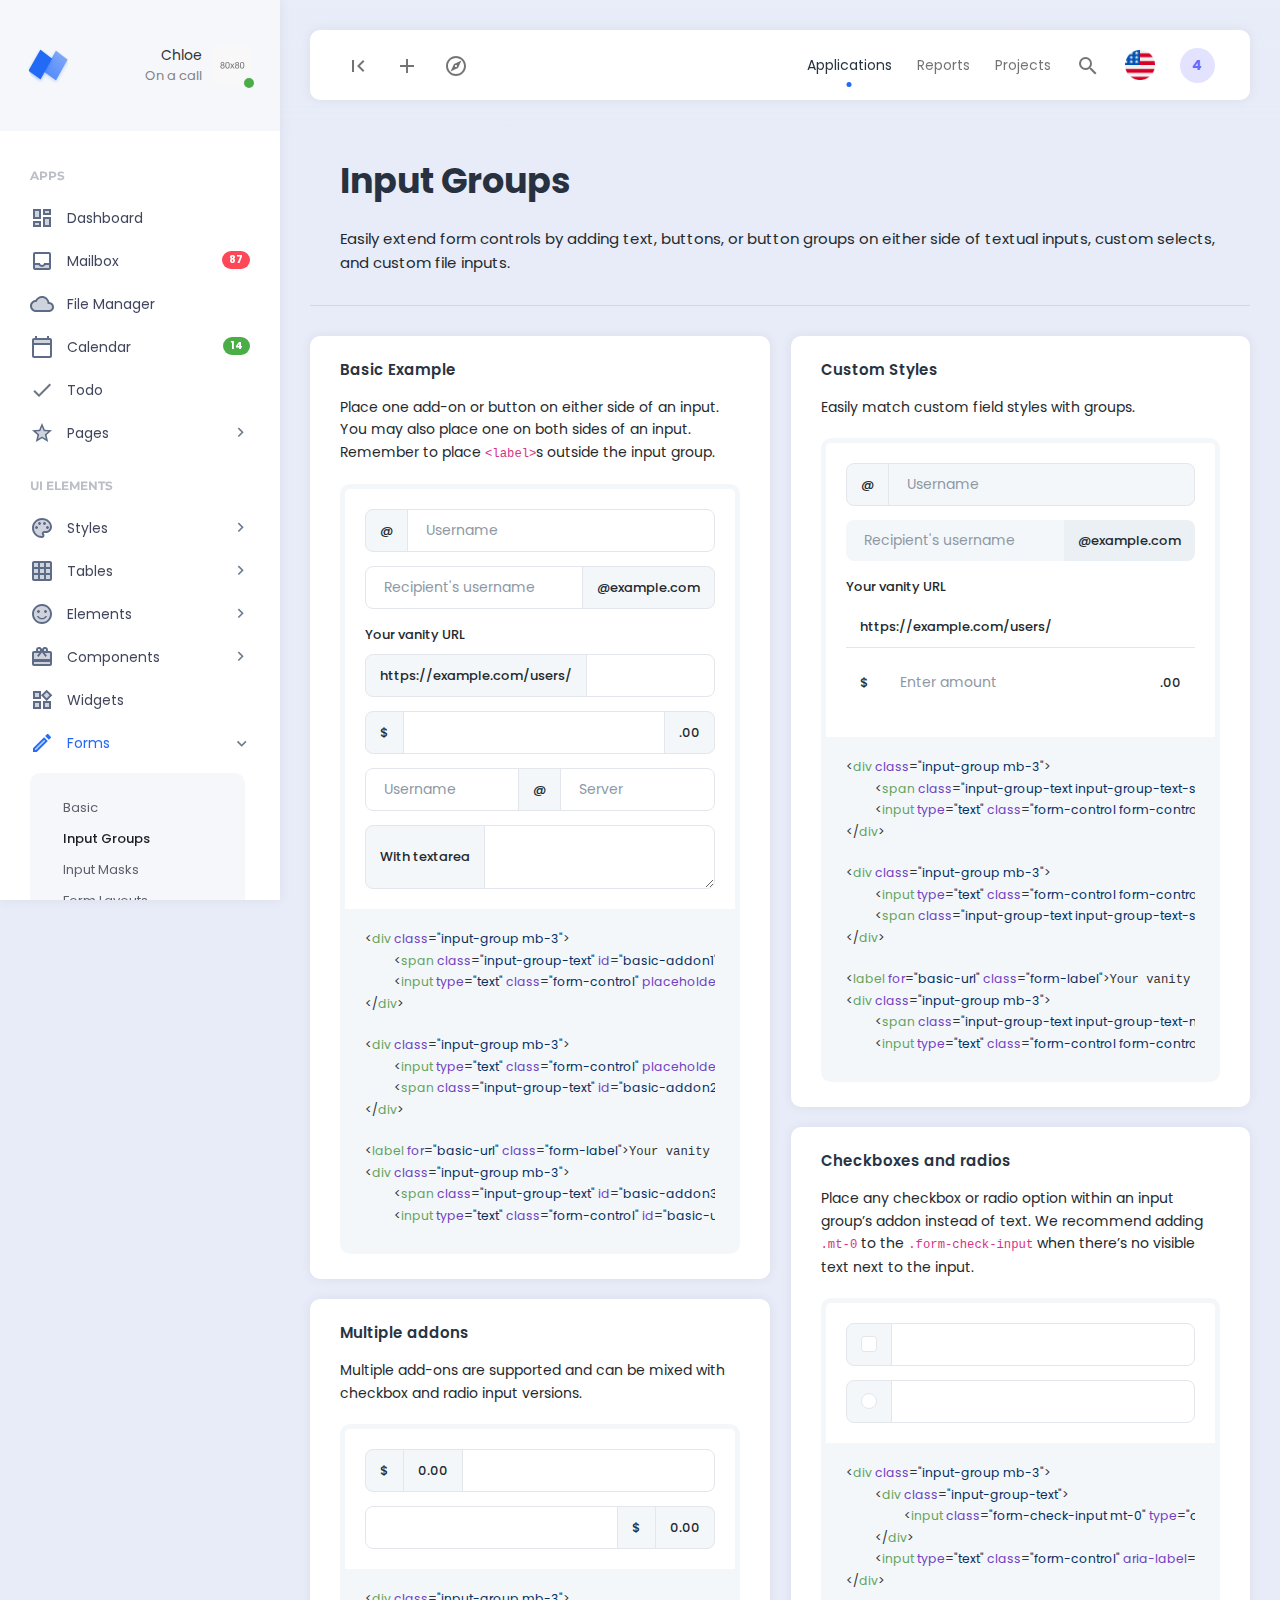
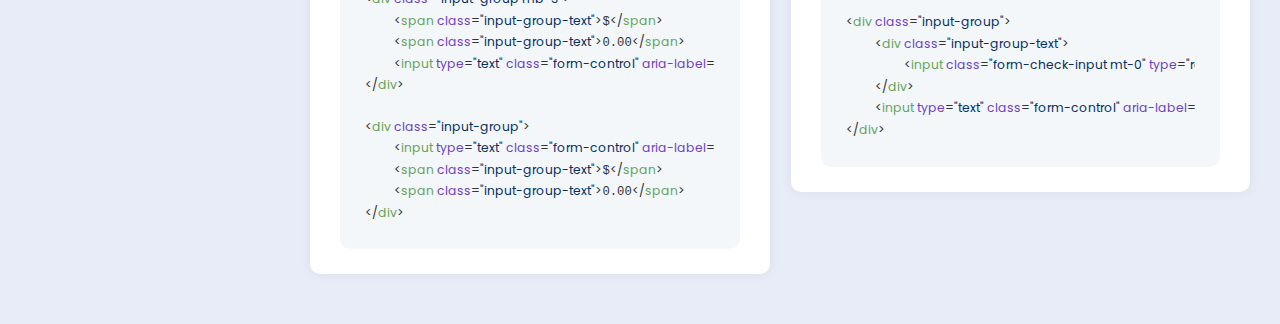
<file: templates/admin1/forms-input-groups.html>
<!DOCTYPE html>
<html lang="en">

<head>
    <meta charset="utf-8">
    <meta http-equiv="X-UA-Compatible" content="IE=edge">
    <meta name="viewport" content="width=device-width, initial-scale=1">
    <meta name="description" content="Responsive Admin Dashboard Template">
    <meta name="keywords" content="admin,dashboard">
    <meta name="author" content="stacks">
    <!-- The above 6 meta tags *must* come first in the head; any other head content must come *after* these tags -->

    <!-- Title -->
    <title>Neptune - Responsive Admin Dashboard Template</title>

    <!-- Styles -->
    <link rel="preconnect" href="https://fonts.gstatic.com">
    <link href="https://fonts.googleapis.com/css2?family=Poppins:wght@300;400;500;600;700&display=swap" rel="stylesheet">
    <link href="https://fonts.googleapis.com/css2?family=Montserrat:wght@100;300;400;500;600;700;800&display=swap" rel="stylesheet">
    <link href="https://fonts.googleapis.com/css?family=Material+Icons|Material+Icons+Outlined|Material+Icons+Two+Tone|Material+Icons+Round|Material+Icons+Sharp" rel="stylesheet">
    <link href="../../assets/plugins/bootstrap/css/bootstrap.min.css" rel="stylesheet">
    <link href="../../assets/plugins/perfectscroll/perfect-scrollbar.css" rel="stylesheet">
    <link href="../../assets/plugins/pace/pace.css" rel="stylesheet">
    <link href="../../assets/plugins/highlight/styles/github-gist.css" rel="stylesheet">


    <!-- Theme Styles -->
    <link href="../../assets/css/main.min.css" rel="stylesheet">
    <link href="../../assets/css/custom.css" rel="stylesheet">

    <link rel="icon" type="image/png" sizes="32x32" href="../../assets/images/neptune.png" />
    <link rel="icon" type="image/png" sizes="16x16" href="../../assets/images/neptune.png" />

    <!-- HTML5 shim and Respond.js for IE8 support of HTML5 elements and media queries -->
    <!-- WARNING: Respond.js doesn't work if you view the page via file:// -->
    <!--[if lt IE 9]>
        <script src="https://oss.maxcdn.com/html5shiv/3.7.3/html5shiv.min.js"></script>
        <script src="https://oss.maxcdn.com/respond/1.4.2/respond.min.js"></script>
        <![endif]-->
</head>

<body>
    <div class="app align-content-stretch d-flex flex-wrap">
        <div class="app-sidebar">
            <div class="logo">
                <a href="index.html" class="logo-icon"><span class="logo-text">Neptune</span></a>
                <div class="sidebar-user-switcher user-activity-online">
                    <a href="#">
                        <img src="../../assets/images/avatars/avatar.png">
                        <span class="activity-indicator"></span>
                        <span class="user-info-text">Chloe<br><span class="user-state-info">On a call</span></span>
                    </a>
                </div>
            </div>
            <div class="app-menu">
                <ul class="accordion-menu">
                    <li class="sidebar-title">
                        Apps
                    </li>
                    <li>
                        <a href="index.html"><i class="material-icons-two-tone">dashboard</i>Dashboard</a>
                    </li>
                    <li>
                        <a href="mailbox.html"><i class="material-icons-two-tone">inbox</i>Mailbox<span class="badge rounded-pill badge-danger float-end">87</span></a>
                    </li>
                    <li>
                        <a href="file-manager.html"><i class="material-icons-two-tone">cloud_queue</i>File Manager</a>
                    </li>
                    <li>
                        <a href="calendar.html"><i class="material-icons-two-tone">calendar_today</i>Calendar<span class="badge rounded-pill badge-success float-end">14</span></a>
                    </li>
                    <li>
                        <a href="todo.html"><i class="material-icons-two-tone">done</i>Todo</a>
                    </li>
                    <li>
                        <a href=""><i class="material-icons-two-tone">star</i>Pages<i class="material-icons has-sub-menu">keyboard_arrow_right</i></a>
                        <ul class="sub-menu">
                            <li>
                                <a href="pricing.html">Pricing</a>
                            </li>
                            <li>
                                <a href="invoice.html">Invoice</a>
                            </li>
                            <li>
                                <a href="settings.html">Settings</a>
                            </li>
                            <li>
                                <a href="#">Authentication<i class="material-icons has-sub-menu">keyboard_arrow_right</i></a>
                                <ul class="sub-menu">
                                    <li>
                                        <a href="sign-in.html">Sign In</a>
                                    </li>
                                    <li>
                                        <a href="sign-up.html">Sign Up</a>
                                    </li>
                                    <li>
                                        <a href="lock-screen.html">Lock Screen</a>
                                    </li>
                                </ul>
                            </li>
                            <li>
                                <a href="error.html">Error</a>
                            </li>
                        </ul>
                    </li>
                    <li class="sidebar-title">
                        UI Elements
                    </li>
                    <li>
                        <a href="#"><i class="material-icons-two-tone">color_lens</i>Styles<i class="material-icons has-sub-menu">keyboard_arrow_right</i></a>
                        <ul class="sub-menu">
                            <li>
                                <a href="styles-typography.html">Typography</a>
                            </li>
                            <li>
                                <a href="styles-code.html">Code</a>
                            </li>
                            <li>
                                <a href="styles-icons.html">Icons</a>
                            </li>
                        </ul>
                    </li>
                    <li>
                        <a href="#"><i class="material-icons-two-tone">grid_on</i>Tables<i class="material-icons has-sub-menu">keyboard_arrow_right</i></a>
                        <ul class="sub-menu">
                            <li>
                                <a href="tables-basic.html">Basic</a>
                            </li>
                            <li>
                                <a href="tables-datatable.html">DataTable</a>
                            </li>
                        </ul>
                    </li>
                    <li>
                        <a href=""><i class="material-icons-two-tone">sentiment_satisfied_alt</i>Elements<i class="material-icons has-sub-menu">keyboard_arrow_right</i></a>
                        <ul class="sub-menu">
                            <li>
                                <a href="ui-alerts.html">Alerts</a>
                            </li>
                            <li>
                                <a href="ui-avatars.html">Avatars</a>
                            </li>
                            <li>
                                <a href="ui-badge.html">Badge</a>
                            </li>
                            <li>
                                <a href="ui-breadcrumbs.html">Breadcrumbs</a>
                            </li>
                            <li>
                                <a href="ui-buttons.html">Buttons</a>
                            </li>
                            <li>
                                <a href="ui-button-groups.html">Button Groups</a>
                            </li>
                            <li>
                                <a href="ui-collapse.html">Collapse</a>
                            </li>
                            <li>
                                <a href="ui-dropdown.html">Dropdown</a>
                            </li>
                            <li>
                                <a href="ui-images.html">Images</a>
                            </li>
                            <li>
                                <a href="ui-pagination.html">Pagination</a>
                            </li>
                            <li>
                                <a href="ui-popovers.html">Popovers</a>
                            </li>
                            <li>
                                <a href="ui-progress.html">Progress</a>
                            </li>
                            <li>
                                <a href="ui-spinners.html">Spinners</a>
                            </li>
                            <li>
                                <a href="ui-toast.html">Toast</a>
                            </li>
                            <li>
                                <a href="ui-tooltips.html">Tooltips</a>
                            </li>
                        </ul>
                    </li>
                    <li>
                        <a href="#"><i class="material-icons-two-tone">card_giftcard</i>Components<i class="material-icons has-sub-menu">keyboard_arrow_right</i></a>
                        <ul class="sub-menu">
                            <li>
                                <a href="components-accordions.html">Accordions</a>
                            </li>
                            <li>
                                <a href="components-block-ui.html">Block UI</a>
                            </li>
                            <li>
                                <a href="components-cards.html">Cards</a>
                            </li>
                            <li>
                                <a href="components-carousel.html">Carousel</a>
                            </li>
                            <li>
                                <a href="components-countdown.html">Countdown</a>
                            </li>
                            <li>
                                <a href="components-lightbox.html">Lightbox</a>
                            </li>
                            <li>
                                <a href="components-lists.html">Lists</a>
                            </li>
                            <li>
                                <a href="components-modals.html">Modals</a>
                            </li>
                            <li>
                                <a href="components-tabs.html">Tabs</a>
                            </li>
                            <li>
                                <a href="components-session-timeout.html">Session Timeout</a>
                            </li>
                        </ul>
                    </li>
                    <li>
                        <a href="widgets.html"><i class="material-icons-two-tone">widgets</i>Widgets</a>
                    </li>
                    <li class="active-page">
                        <a href="#"><i class="material-icons-two-tone">edit</i>Forms<i class="material-icons has-sub-menu">keyboard_arrow_right</i></a>
                        <ul class="sub-menu">
                            <li>
                                <a href="forms-basic.html">Basic</a>
                            </li>
                            <li>
                                <a href="forms-input-groups.html" class="active">Input Groups</a>
                            </li>
                            <li>
                                <a href="forms-input-masks.html">Input Masks</a>
                            </li>
                            <li>
                                <a href="forms-layouts.html">Form Layouts</a>
                            </li>
                            <li>
                                <a href="forms-validation.html">Form Validation</a>
                            </li>
                            <li>
                                <a href="forms-file-upload.html">File Upload</a>
                            </li>
                            <li>
                                <a href="forms-text-editor.html">Text Editor</a>
                            </li>
                            <li>
                                <a href="forms-datepickers.html">Datepickers</a>
                            </li>
                            <li>
                                <a href="forms-select2.html">Select2</a>
                            </li>
                        </ul>
                    </li>
                    <li>
                        <a href="#"><i class="material-icons-two-tone">analytics</i>Charts<i class="material-icons has-sub-menu">keyboard_arrow_right</i></a>
                        <ul class="sub-menu">
                            <li>
                                <a href="charts-apex.html">Apex</a>
                            </li>
                            <li>
                                <a href="charts-chartjs.html">ChartJS</a>
                            </li>
                        </ul>
                    </li>
                    <li class="sidebar-title">
                        Layout
                    </li>
                    <li>
                        <a href="#"><i class="material-icons-two-tone">view_agenda</i>Content<i class="material-icons has-sub-menu">keyboard_arrow_right</i></a>
                        <ul class="sub-menu">
                            <li>
                                <a href="content-page-headings.html">Page Headings</a>
                            </li>
                            <li>
                                <a href="content-section-headings.html">Section Headings</a>
                            </li>
                            <li>
                                <a href="content-left-menu.html">Left Menu</a>
                            </li>
                            <li>
                                <a href="content-right-menu.html">Right Menu</a>
                            </li>
                            <li>
                                <a href="content-boxed-content.html">Boxed Content</a>
                            </li>
                        </ul>
                    </li>
                    <li>
                        <a href="#"><i class="material-icons-two-tone">menu</i>Menu<i class="material-icons has-sub-menu">keyboard_arrow_right</i></a>
                        <ul class="sub-menu">
                            <li>
                                <a href="menu-off-canvas.html">Off-Canvas</a>
                            </li>
                            <li>
                                <a href="menu-standard.html">Standard</a>
                            </li>
                            <li>
                                <a href="menu-dark-sidebar.html">Dark Sidebar</a>
                            </li>
                            <li>
                                <a href="menu-hover-menu.html">Hover Menu</a>
                            </li>
                            <li>
                                <a href="menu-colored-sidebar.html">Colored Sidebar</a>
                            </li>
                        </ul>
                    </li>
                    <li>
                        <a href="#"><i class="material-icons-two-tone">view_day</i>Header<i class="material-icons has-sub-menu">keyboard_arrow_right</i></a>
                        <ul class="sub-menu">
                            <li>
                                <a href="header-basic.html">Basic</a>
                            </li>
                            <li>
                                <a href="header-full-width.html">Full-width</a>
                            </li>
                            <li>
                                <a href="header-transparent.html">Transparent</a>
                            </li>
                            <li>
                                <a href="header-large.html">Large</a>
                            </li>
                            <li>
                                <a href="header-colorful.html">Colorful</a>
                            </li>
                        </ul>
                    </li>
                    <li class="sidebar-title">
                        Other
                    </li>
                    <li>
                        <a href="#"><i class="material-icons-two-tone">bookmark</i>Documentation</a>
                    </li>
                    <li>
                        <a href="#"><i class="material-icons-two-tone">access_time</i>Change Log</a>
                    </li>
                </ul>
            </div>
        </div>
        <div class="app-container">
            <div class="search">
                <form>
                    <input class="form-control" type="text" placeholder="Type here..." aria-label="Search">
                </form>
                <a href="#" class="toggle-search"><i class="material-icons">close</i></a>
            </div>
            <div class="app-header">
                <nav class="navbar navbar-light navbar-expand-lg">
                    <div class="container-fluid">
                        <div class="navbar-nav" id="navbarNav">
                            <ul class="navbar-nav">
                                <li class="nav-item">
                                    <a class="nav-link hide-sidebar-toggle-button" href="#"><i class="material-icons">first_page</i></a>
                                </li>
                                <li class="nav-item dropdown hidden-on-mobile">
                                    <a class="nav-link dropdown-toggle" href="#" id="addDropdownLink" role="button" data-bs-toggle="dropdown" aria-expanded="false">
                                        <i class="material-icons">add</i>
                                    </a>
                                    <ul class="dropdown-menu" aria-labelledby="addDropdownLink">
                                        <li><a class="dropdown-item" href="#">New Workspace</a></li>
                                        <li><a class="dropdown-item" href="#">New Board</a></li>
                                        <li><a class="dropdown-item" href="#">Create Project</a></li>
                                    </ul>
                                </li>
                                <li class="nav-item dropdown hidden-on-mobile">
                                    <a class="nav-link dropdown-toggle" href="#" id="exploreDropdownLink" role="button" data-bs-toggle="dropdown" aria-expanded="false">
                                        <i class="material-icons-outlined">explore</i>
                                    </a>
                                    <ul class="dropdown-menu dropdown-lg large-items-menu" aria-labelledby="exploreDropdownLink">
                                        <li>
                                            <h6 class="dropdown-header">Repositories</h6>
                                        </li>
                                        <li>
                                            <a class="dropdown-item" href="#">
                                                <h5 class="dropdown-item-title">
                                                    Neptune iOS
                                                    <span class="badge badge-warning">1.0.2</span>
                                                    <span class="hidden-helper-text">switch<i class="material-icons">keyboard_arrow_right</i></span>
                                                </h5>
                                                <span class="dropdown-item-description">Lorem Ipsum is simply dummy text of the printing and typesetting industry.</span>
                                            </a>
                                        </li>
                                        <li>
                                            <a class="dropdown-item" href="#">
                                                <h5 class="dropdown-item-title">
                                                    Neptune Android
                                                    <span class="badge badge-info">dev</span>
                                                    <span class="hidden-helper-text">switch<i class="material-icons">keyboard_arrow_right</i></span>
                                                </h5>
                                                <span class="dropdown-item-description">Lorem Ipsum is simply dummy text of the printing and typesetting industry.</span>
                                            </a>
                                        </li>
                                        <li class="dropdown-btn-item d-grid">
                                            <button class="btn btn-primary">Create new repository</button>
                                        </li>
                                    </ul>
                                </li>
                            </ul>
            
                        </div>
                        <div class="d-flex">
                            <ul class="navbar-nav">
                                <li class="nav-item hidden-on-mobile">
                                    <a class="nav-link active" href="#">Applications</a>
                                </li>
                                <li class="nav-item hidden-on-mobile">
                                    <a class="nav-link" href="#">Reports</a>
                                </li>
                                <li class="nav-item hidden-on-mobile">
                                    <a class="nav-link" href="#">Projects</a>
                                </li>
                                <li class="nav-item">
                                    <a class="nav-link toggle-search" href="#"><i class="material-icons">search</i></a>
                                </li>
                                <li class="nav-item hidden-on-mobile">
                                    <a class="nav-link language-dropdown-toggle" href="#" id="languageDropDown" data-bs-toggle="dropdown"><img src="../../assets/images/flags/us.png" alt=""></a>
                                        <ul class="dropdown-menu dropdown-menu-end language-dropdown" aria-labelledby="languageDropDown">
                                            <li><a class="dropdown-item" href="#"><img src="../../assets/images/flags/germany.png" alt="">German</a></li>
                                            <li><a class="dropdown-item" href="#"><img src="../../assets/images/flags/italy.png" alt="">Italian</a></li>
                                            <li><a class="dropdown-item" href="#"><img src="../../assets/images/flags/china.png" alt="">Chinese</a></li>
                                        </ul>
                                </li>
                                <li class="nav-item hidden-on-mobile">
                                    <a class="nav-link nav-notifications-toggle" id="notificationsDropDown" href="#" data-bs-toggle="dropdown">4</a>
                                    <div class="dropdown-menu dropdown-menu-end notifications-dropdown" aria-labelledby="notificationsDropDown">
                                        <h6 class="dropdown-header">Notifications</h6>
                                        <div class="notifications-dropdown-list">
                                            <a href="#">
                                                <div class="notifications-dropdown-item">
                                                    <div class="notifications-dropdown-item-image">
                                                        <span class="notifications-badge bg-info text-white">
                                                            <i class="material-icons-outlined">campaign</i>
                                                        </span>
                                                    </div>
                                                    <div class="notifications-dropdown-item-text">
                                                        <p class="bold-notifications-text">Donec tempus nisi sed erat vestibulum, eu suscipit ex laoreet</p>
                                                        <small>19:00</small>
                                                    </div>
                                                </div>
                                            </a>
                                            <a href="#">
                                                <div class="notifications-dropdown-item">
                                                    <div class="notifications-dropdown-item-image">
                                                        <span class="notifications-badge bg-danger text-white">
                                                            <i class="material-icons-outlined">bolt</i>
                                                        </span>
                                                    </div>
                                                    <div class="notifications-dropdown-item-text">
                                                        <p class="bold-notifications-text">Quisque ligula dui, tincidunt nec pharetra eu, fringilla quis mauris</p>
                                                        <small>18:00</small>
                                                    </div>
                                                </div>
                                            </a>
                                            <a href="#">
                                                <div class="notifications-dropdown-item">
                                                    <div class="notifications-dropdown-item-image">
                                                        <span class="notifications-badge bg-success text-white">
                                                            <i class="material-icons-outlined">alternate_email</i>
                                                        </span>
                                                    </div>
                                                    <div class="notifications-dropdown-item-text">
                                                        <p>Nulla id libero mattis justo euismod congue in et metus</p>
                                                        <small>yesterday</small>
                                                    </div>
                                                </div>
                                            </a>
                                            <a href="#">
                                                <div class="notifications-dropdown-item">
                                                    <div class="notifications-dropdown-item-image">
                                                        <span class="notifications-badge">
                                                            <img src="../../assets/images/avatars/avatar.png" alt="">
                                                        </span>
                                                    </div>
                                                    <div class="notifications-dropdown-item-text">
                                                        <p>Praesent sodales lobortis velit ac pellentesque</p>
                                                        <small>yesterday</small>
                                                    </div>
                                                </div>
                                            </a>
                                            <a href="#">
                                                <div class="notifications-dropdown-item">
                                                    <div class="notifications-dropdown-item-image">
                                                        <span class="notifications-badge">
                                                            <img src="../../assets/images/avatars/avatar.png" alt="">
                                                        </span>
                                                    </div>
                                                    <div class="notifications-dropdown-item-text">
                                                        <p>Praesent lacinia ante eget tristique mattis. Nam sollicitudin velit sit amet auctor porta</p>
                                                        <small>yesterday</small>
                                                    </div>
                                                </div>
                                            </a>
                                        </div>
                                    </div>
                                </li>
                            </ul>
                        </div>
                    </div>
                </nav>
            </div>
            <div class="app-content">
                <div class="content-wrapper">
                    <div class="container-fluid">
                        <div class="row">
                            <div class="col">
                                <div class="page-description">
                                    <h1>Input Groups</h1>
                                    <span>Easily extend form controls by adding text, buttons, or button groups on either side of textual inputs, custom selects, and custom file inputs.</span>
                                </div>
                            </div>
                        </div>
                        <div class="row">
                            <div class="col-md-6">
                                <div class="card">
                                    <div class="card-header">
                                        <h5 class="card-title">Basic Example</h5>
                                    </div>
                                    <div class="card-body">
                                        <p class="card-description">Place one add-on or button on either side of an input. You may also place one on both sides of an input. Remember to place <code>&lt;label&gt;</code>s outside the input group.</p>
                                        <div class="example-container">
                                            <div class="example-content">
                                                <div class="input-group mb-3">
                                                    <span class="input-group-text" id="basic-addon1">@</span>
                                                    <input type="text" class="form-control" placeholder="Username" aria-label="Username" aria-describedby="basic-addon1">
                                                </div>
                                            
                                                <div class="input-group mb-3">
                                                    <input type="text" class="form-control" placeholder="Recipient's username" aria-label="Recipient's username" aria-describedby="basic-addon2">
                                                    <span class="input-group-text" id="basic-addon2">@example.com</span>
                                                </div>
                                            
                                                <label for="basic-url" class="form-label">Your vanity URL</label>
                                                <div class="input-group mb-3">
                                                    <span class="input-group-text" id="basic-addon3">https://example.com/users/</span>
                                                    <input type="text" class="form-control" id="basic-url" aria-describedby="basic-addon3">
                                                </div>
                                            
                                                <div class="input-group mb-3">
                                                    <span class="input-group-text">$</span>
                                                    <input type="text" class="form-control" aria-label="Amount (to the nearest dollar)">
                                                    <span class="input-group-text">.00</span>
                                                </div>
                                            
                                                <div class="input-group mb-3">
                                                    <input type="text" class="form-control" placeholder="Username" aria-label="Username">
                                                    <span class="input-group-text">@</span>
                                                    <input type="text" class="form-control" placeholder="Server" aria-label="Server">
                                                </div>
                                            
                                                <div class="input-group">
                                                    <span class="input-group-text">With textarea</span>
                                                    <textarea class="form-control" aria-label="With textarea"></textarea>
                                                </div>
                                            </div>
                                            <div class="example-code">
                                                <pre><code class="html">&lt;div class=&quot;input-group mb-3&quot;&gt;
    &lt;span class=&quot;input-group-text&quot; id=&quot;basic-addon1&quot;&gt;@&lt;/span&gt;
    &lt;input type=&quot;text&quot; class=&quot;form-control&quot; placeholder=&quot;Username&quot; aria-label=&quot;Username&quot; aria-describedby=&quot;basic-addon1&quot;&gt;
&lt;/div&gt;

&lt;div class=&quot;input-group mb-3&quot;&gt;
    &lt;input type=&quot;text&quot; class=&quot;form-control&quot; placeholder=&quot;Recipient's username&quot; aria-label=&quot;Recipient's username&quot; aria-describedby=&quot;basic-addon2&quot;&gt;
    &lt;span class=&quot;input-group-text&quot; id=&quot;basic-addon2&quot;&gt;@example.com&lt;/span&gt;
&lt;/div&gt;

&lt;label for=&quot;basic-url&quot; class=&quot;form-label&quot;&gt;Your vanity URL&lt;/label&gt;
&lt;div class=&quot;input-group mb-3&quot;&gt;
    &lt;span class=&quot;input-group-text&quot; id=&quot;basic-addon3&quot;&gt;https://example.com/users/&lt;/span&gt;
    &lt;input type=&quot;text&quot; class=&quot;form-control&quot; id=&quot;basic-url&quot; aria-describedby=&quot;basic-addon3&quot;&gt;
&lt;/div&gt;

&lt;div class=&quot;input-group mb-3&quot;&gt;
    &lt;span class=&quot;input-group-text&quot;&gt;$&lt;/span&gt;
    &lt;input type=&quot;text&quot; class=&quot;form-control&quot; aria-label=&quot;Amount (to the nearest dollar)&quot;&gt;
    &lt;span class=&quot;input-group-text&quot;&gt;.00&lt;/span&gt;
&lt;/div&gt;

&lt;div class=&quot;input-group mb-3&quot;&gt;
    &lt;input type=&quot;text&quot; class=&quot;form-control&quot; placeholder=&quot;Username&quot; aria-label=&quot;Username&quot;&gt;
    &lt;span class=&quot;input-group-text&quot;&gt;@&lt;/span&gt;
    &lt;input type=&quot;text&quot; class=&quot;form-control&quot; placeholder=&quot;Server&quot; aria-label=&quot;Server&quot;&gt;
&lt;/div&gt;

&lt;div class=&quot;input-group&quot;&gt;
    &lt;span class=&quot;input-group-text&quot;&gt;With textarea&lt;/span&gt;
    &lt;textarea class=&quot;form-control&quot; aria-label=&quot;With textarea&quot;&gt;&lt;/textarea&gt;
&lt;/div&gt;</code></pre>
                                            </div>
                                        </div>
                                    </div>
                                </div>
                                <div class="card">
                                    <div class="card-header">
                                        <h5 class="card-title">Multiple addons</h5>
                                    </div>
                                    <div class="card-body">
                                        <p class="card-description">Multiple add-ons are supported and can be mixed with checkbox and radio input versions.</p>
                                        <div class="example-container">
                                            <div class="example-content">
                                                <div class="input-group mb-3">
                                                    <span class="input-group-text">$</span>
                                                    <span class="input-group-text">0.00</span>
                                                    <input type="text" class="form-control" aria-label="Dollar amount (with dot and two decimal places)">
                                                </div>
                                                
                                                <div class="input-group">
                                                    <input type="text" class="form-control" aria-label="Dollar amount (with dot and two decimal places)">
                                                    <span class="input-group-text">$</span>
                                                    <span class="input-group-text">0.00</span>
                                                </div>
                                            </div>
                                            <div class="example-code">
                                                <pre><code class="html">&lt;div class=&quot;input-group mb-3&quot;&gt;
    &lt;span class=&quot;input-group-text&quot;&gt;$&lt;/span&gt;
    &lt;span class=&quot;input-group-text&quot;&gt;0.00&lt;/span&gt;
    &lt;input type=&quot;text&quot; class=&quot;form-control&quot; aria-label=&quot;Dollar amount (with dot and two decimal places)&quot;&gt;
&lt;/div&gt;

&lt;div class=&quot;input-group&quot;&gt;
    &lt;input type=&quot;text&quot; class=&quot;form-control&quot; aria-label=&quot;Dollar amount (with dot and two decimal places)&quot;&gt;
    &lt;span class=&quot;input-group-text&quot;&gt;$&lt;/span&gt;
    &lt;span class=&quot;input-group-text&quot;&gt;0.00&lt;/span&gt;
&lt;/div&gt;</code></pre>
                                            </div>
                                        </div>
                                    </div>
                                </div>
                            </div>
                            <div class="col-md-6">
                                <div class="card">
                                    <div class="card-header">
                                        <h5 class="card-title">Custom Styles</h5>
                                    </div>
                                    <div class="card-body">
                                        <p class="card-description">Easily match custom field styles with groups.</p>
                                        <div class="example-container">
                                            <div class="example-content">
                                                <div class="input-group mb-3">
                                                    <span class="input-group-text input-group-text-solid-bordered" id="custom-addon1">@</span>
                                                    <input type="text" class="form-control form-control-solid-bordered" placeholder="Username" aria-label="Username" aria-describedby="custom-addon1">
                                                </div>
                                                
                                                <div class="input-group mb-3">
                                                    <input type="text" class="form-control form-control-solid" placeholder="Recipient's username" aria-label="Recipient's username" aria-describedby="custom-addon2">
                                                    <span class="input-group-text input-group-text-solid" id="custom-addon2">@example.com</span>
                                                </div>

                                                <label for="basic-url" class="form-label">Your vanity URL</label>
                                                <div class="input-group mb-3">
                                                    <span class="input-group-text input-group-text-material" id="custom-addon3">https://example.com/users/</span>
                                                    <input type="text" class="form-control form-control-material" id="custom-url" aria-describedby="custom-addon3">
                                                </div>
                                            
                                                <div class="input-group mb-3">
                                                    <span class="input-group-text input-group-text-transparent">$</span>
                                                    <input type="text" class="form-control form-control-transparent" aria-label="Amount (to the nearest dollar)"  placeholder="Enter amount">
                                                    <span class="input-group-text input-group-text-transparent">.00</span>
                                                </div>
                                            </div>
                                            <div class="example-code">
                                                <pre><code class="html">&lt;div class=&quot;input-group mb-3&quot;&gt;
    &lt;span class=&quot;input-group-text input-group-text-solid-bordered&quot; id=&quot;custom-addon1&quot;&gt;@&lt;/span&gt;
    &lt;input type=&quot;text&quot; class=&quot;form-control form-control-solid-bordered&quot; placeholder=&quot;Username&quot; aria-label=&quot;Username&quot; aria-describedby=&quot;custom-addon1&quot;&gt;
&lt;/div&gt;

&lt;div class=&quot;input-group mb-3&quot;&gt;
    &lt;input type=&quot;text&quot; class=&quot;form-control form-control-solid&quot; placeholder=&quot;Recipient's username&quot; aria-label=&quot;Recipient's username&quot; aria-describedby=&quot;custom-addon2&quot;&gt;
    &lt;span class=&quot;input-group-text input-group-text-solid&quot; id=&quot;custom-addon2&quot;&gt;@example.com&lt;/span&gt;
&lt;/div&gt;

&lt;label for=&quot;basic-url&quot; class=&quot;form-label&quot;&gt;Your vanity URL&lt;/label&gt;
&lt;div class=&quot;input-group mb-3&quot;&gt;
    &lt;span class=&quot;input-group-text input-group-text-material&quot; id=&quot;custom-addon3&quot;&gt;https://example.com/users/&lt;/span&gt;
    &lt;input type=&quot;text&quot; class=&quot;form-control form-control-material&quot; id=&quot;custom-url&quot; aria-describedby=&quot;custom-addon3&quot;&gt;
&lt;/div&gt;

&lt;div class=&quot;input-group mb-3&quot;&gt;
    &lt;span class=&quot;input-group-text input-group-text-transparent&quot;&gt;$&lt;/span&gt;
    &lt;input type=&quot;text&quot; class=&quot;form-control form-control-transparent&quot; aria-label=&quot;Amount (to the nearest dollar)&quot;  placeholder=&quot;Enter amount&quot;&gt;
    &lt;span class=&quot;input-group-text input-group-text-transparent&quot;&gt;.00&lt;/span&gt;
&lt;/div&gt;</code></pre>
                                            </div>
                                        </div>
                                    </div>
                                </div>
                                <div class="card">
                                    <div class="card-header">
                                        <h5 class="card-title">Checkboxes and radios</h5>
                                    </div>
                                    <div class="card-body">
                                        <p class="card-description">Place any checkbox or radio option within an input group’s addon instead of text. We recommend adding <code>.mt-0</code> to the <code>.form-check-input</code> when there’s no visible text next to the input.</p>
                                        <div class="example-container">
                                            <div class="example-content">
                                                <div class="input-group mb-3">
                                                    <div class="input-group-text">
                                                        <input class="form-check-input mt-0" type="checkbox" value="" aria-label="Checkbox for following text input">
                                                    </div>
                                                    <input type="text" class="form-control" aria-label="Text input with checkbox">
                                                </div>
                                                
                                                <div class="input-group">
                                                    <div class="input-group-text">
                                                        <input class="form-check-input mt-0" type="radio" value="" aria-label="Radio button for following text input">
                                                    </div>
                                                    <input type="text" class="form-control" aria-label="Text input with radio button">
                                                </div>
                                            </div>
                                            <div class="example-code">
                                                <pre><code class="html">&lt;div class=&quot;input-group mb-3&quot;&gt;
    &lt;div class=&quot;input-group-text&quot;&gt;
        &lt;input class=&quot;form-check-input mt-0&quot; type=&quot;checkbox&quot; value=&quot;&quot; aria-label=&quot;Checkbox for following text input&quot;&gt;
    &lt;/div&gt;
    &lt;input type=&quot;text&quot; class=&quot;form-control&quot; aria-label=&quot;Text input with checkbox&quot;&gt;
&lt;/div&gt;

&lt;div class=&quot;input-group&quot;&gt;
    &lt;div class=&quot;input-group-text&quot;&gt;
        &lt;input class=&quot;form-check-input mt-0&quot; type=&quot;radio&quot; value=&quot;&quot; aria-label=&quot;Radio button for following text input&quot;&gt;
    &lt;/div&gt;
    &lt;input type=&quot;text&quot; class=&quot;form-control&quot; aria-label=&quot;Text input with radio button&quot;&gt;
&lt;/div&gt;</code></pre>
                                            </div>
                                        </div>
                                    </div>
                                </div>
                            </div>
                        </div>
                    </div>
                </div>
            </div>
        </div>
    </div>

    <!-- Javascripts -->
    <script src="../../assets/plugins/jquery/jquery-3.5.1.min.js"></script>
    <script src="../../assets/plugins/bootstrap/js/popper.min.js"></script>
    <script src="../../assets/plugins/bootstrap/js/bootstrap.min.js"></script>
    <script src="../../assets/plugins/perfectscroll/perfect-scrollbar.min.js"></script>
    <script src="../../assets/plugins/pace/pace.min.js"></script>
    <script src="../../assets/plugins/highlight/highlight.pack.js"></script>
    <script src="../../assets/js/main.min.js"></script>
    <script src="../../assets/js/custom.js"></script>
</body>

</html>
</file>
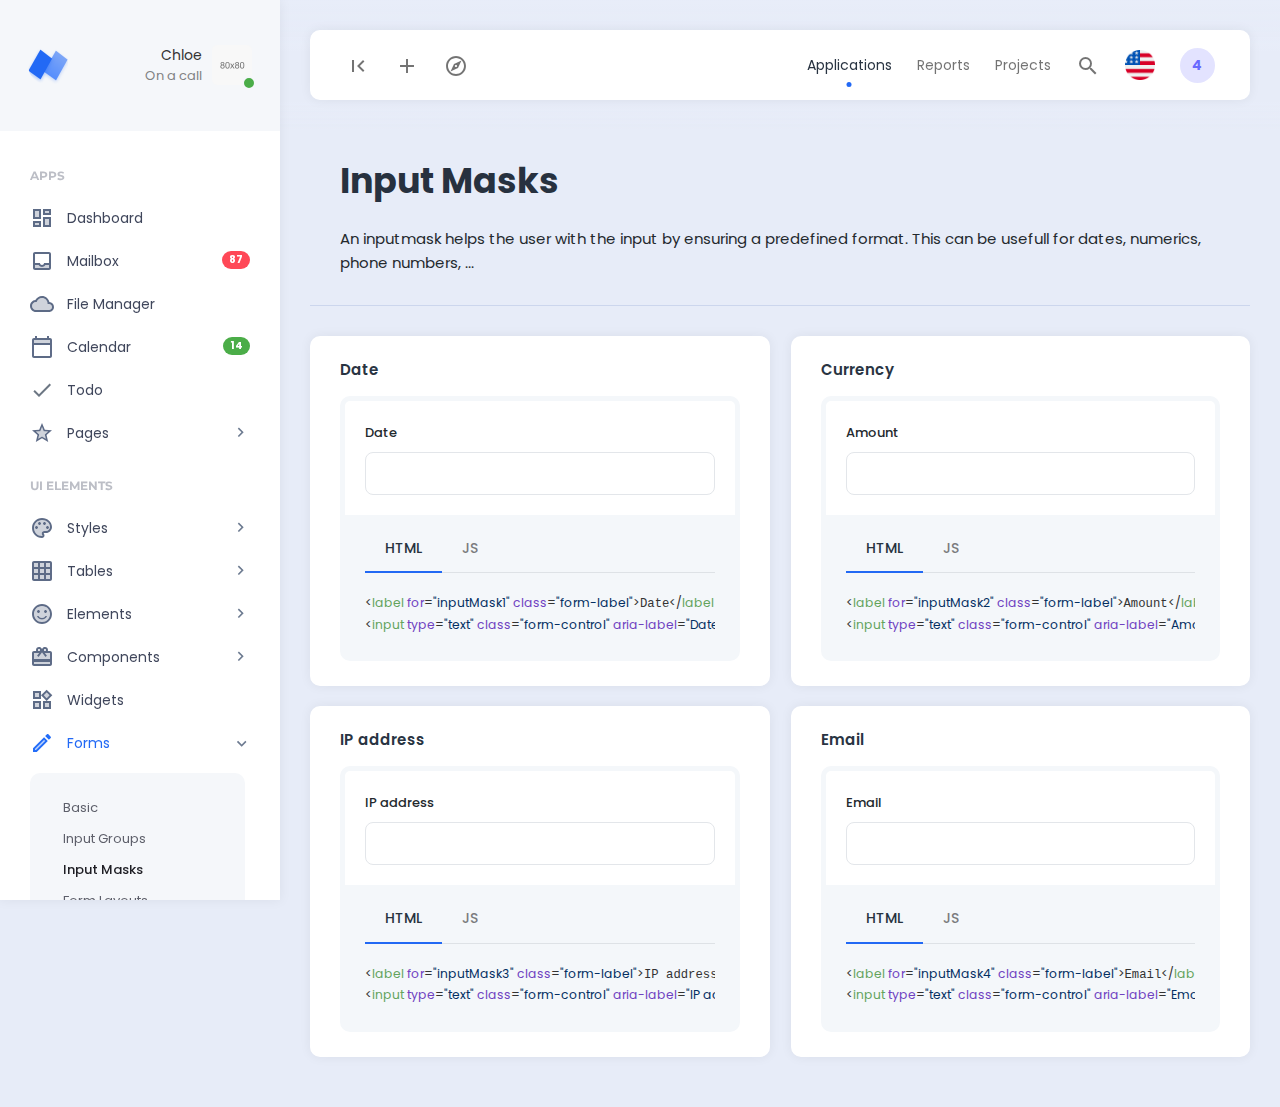
<file: templates/admin1/forms-input-masks.html>
<!DOCTYPE html>
<html lang="en">

<head>
    <meta charset="utf-8">
    <meta http-equiv="X-UA-Compatible" content="IE=edge">
    <meta name="viewport" content="width=device-width, initial-scale=1">
    <meta name="description" content="Responsive Admin Dashboard Template">
    <meta name="keywords" content="admin,dashboard">
    <meta name="author" content="stacks">
    <!-- The above 6 meta tags *must* come first in the head; any other head content must come *after* these tags -->

    <!-- Title -->
    <title>Neptune - Responsive Admin Dashboard Template</title>

    <!-- Styles -->
    <link rel="preconnect" href="https://fonts.gstatic.com">
    <link href="https://fonts.googleapis.com/css2?family=Poppins:wght@300;400;500;600;700&display=swap" rel="stylesheet">
    <link href="https://fonts.googleapis.com/css2?family=Montserrat:wght@100;300;400;500;600;700;800&display=swap" rel="stylesheet">
    <link href="https://fonts.googleapis.com/css?family=Material+Icons|Material+Icons+Outlined|Material+Icons+Two+Tone|Material+Icons+Round|Material+Icons+Sharp" rel="stylesheet">
    <link href="../../assets/plugins/bootstrap/css/bootstrap.min.css" rel="stylesheet">
    <link href="../../assets/plugins/perfectscroll/perfect-scrollbar.css" rel="stylesheet">
    <link href="../../assets/plugins/pace/pace.css" rel="stylesheet">
    <link href="../../assets/plugins/highlight/styles/github-gist.css" rel="stylesheet">


    <!-- Theme Styles -->
    <link href="../../assets/css/main.min.css" rel="stylesheet">
    <link href="../../assets/css/custom.css" rel="stylesheet">

    <link rel="icon" type="image/png" sizes="32x32" href="../../assets/images/neptune.png" />
    <link rel="icon" type="image/png" sizes="16x16" href="../../assets/images/neptune.png" />

    <!-- HTML5 shim and Respond.js for IE8 support of HTML5 elements and media queries -->
    <!-- WARNING: Respond.js doesn't work if you view the page via file:// -->
    <!--[if lt IE 9]>
        <script src="https://oss.maxcdn.com/html5shiv/3.7.3/html5shiv.min.js"></script>
        <script src="https://oss.maxcdn.com/respond/1.4.2/respond.min.js"></script>
        <![endif]-->
</head>

<body>
    <div class="app align-content-stretch d-flex flex-wrap">
        <div class="app-sidebar">
            <div class="logo">
                <a href="index.html" class="logo-icon"><span class="logo-text">Neptune</span></a>
                <div class="sidebar-user-switcher user-activity-online">
                    <a href="#">
                        <img src="../../assets/images/avatars/avatar.png">
                        <span class="activity-indicator"></span>
                        <span class="user-info-text">Chloe<br><span class="user-state-info">On a call</span></span>
                    </a>
                </div>
            </div>
            <div class="app-menu">
                <ul class="accordion-menu">
                    <li class="sidebar-title">
                        Apps
                    </li>
                    <li>
                        <a href="index.html"><i class="material-icons-two-tone">dashboard</i>Dashboard</a>
                    </li>
                    <li>
                        <a href="mailbox.html"><i class="material-icons-two-tone">inbox</i>Mailbox<span class="badge rounded-pill badge-danger float-end">87</span></a>
                    </li>
                    <li>
                        <a href="file-manager.html"><i class="material-icons-two-tone">cloud_queue</i>File Manager</a>
                    </li>
                    <li>
                        <a href="calendar.html"><i class="material-icons-two-tone">calendar_today</i>Calendar<span class="badge rounded-pill badge-success float-end">14</span></a>
                    </li>
                    <li>
                        <a href="todo.html"><i class="material-icons-two-tone">done</i>Todo</a>
                    </li>
                    <li>
                        <a href=""><i class="material-icons-two-tone">star</i>Pages<i class="material-icons has-sub-menu">keyboard_arrow_right</i></a>
                        <ul class="sub-menu">
                            <li>
                                <a href="pricing.html">Pricing</a>
                            </li>
                            <li>
                                <a href="invoice.html">Invoice</a>
                            </li>
                            <li>
                                <a href="settings.html">Settings</a>
                            </li>
                            <li>
                                <a href="#">Authentication<i class="material-icons has-sub-menu">keyboard_arrow_right</i></a>
                                <ul class="sub-menu">
                                    <li>
                                        <a href="sign-in.html">Sign In</a>
                                    </li>
                                    <li>
                                        <a href="sign-up.html">Sign Up</a>
                                    </li>
                                    <li>
                                        <a href="lock-screen.html">Lock Screen</a>
                                    </li>
                                </ul>
                            </li>
                            <li>
                                <a href="error.html">Error</a>
                            </li>
                        </ul>
                    </li>
                    <li class="sidebar-title">
                        UI Elements
                    </li>
                    <li>
                        <a href="#"><i class="material-icons-two-tone">color_lens</i>Styles<i class="material-icons has-sub-menu">keyboard_arrow_right</i></a>
                        <ul class="sub-menu">
                            <li>
                                <a href="styles-typography.html">Typography</a>
                            </li>
                            <li>
                                <a href="styles-code.html">Code</a>
                            </li>
                            <li>
                                <a href="styles-icons.html">Icons</a>
                            </li>
                        </ul>
                    </li>
                    <li>
                        <a href="#"><i class="material-icons-two-tone">grid_on</i>Tables<i class="material-icons has-sub-menu">keyboard_arrow_right</i></a>
                        <ul class="sub-menu">
                            <li>
                                <a href="tables-basic.html">Basic</a>
                            </li>
                            <li>
                                <a href="tables-datatable.html">DataTable</a>
                            </li>
                        </ul>
                    </li>
                    <li>
                        <a href=""><i class="material-icons-two-tone">sentiment_satisfied_alt</i>Elements<i class="material-icons has-sub-menu">keyboard_arrow_right</i></a>
                        <ul class="sub-menu">
                            <li>
                                <a href="ui-alerts.html">Alerts</a>
                            </li>
                            <li>
                                <a href="ui-avatars.html">Avatars</a>
                            </li>
                            <li>
                                <a href="ui-badge.html">Badge</a>
                            </li>
                            <li>
                                <a href="ui-breadcrumbs.html">Breadcrumbs</a>
                            </li>
                            <li>
                                <a href="ui-buttons.html">Buttons</a>
                            </li>
                            <li>
                                <a href="ui-button-groups.html">Button Groups</a>
                            </li>
                            <li>
                                <a href="ui-collapse.html">Collapse</a>
                            </li>
                            <li>
                                <a href="ui-dropdown.html">Dropdown</a>
                            </li>
                            <li>
                                <a href="ui-images.html">Images</a>
                            </li>
                            <li>
                                <a href="ui-pagination.html">Pagination</a>
                            </li>
                            <li>
                                <a href="ui-popovers.html">Popovers</a>
                            </li>
                            <li>
                                <a href="ui-progress.html">Progress</a>
                            </li>
                            <li>
                                <a href="ui-spinners.html">Spinners</a>
                            </li>
                            <li>
                                <a href="ui-toast.html">Toast</a>
                            </li>
                            <li>
                                <a href="ui-tooltips.html">Tooltips</a>
                            </li>
                        </ul>
                    </li>
                    <li>
                        <a href="#"><i class="material-icons-two-tone">card_giftcard</i>Components<i class="material-icons has-sub-menu">keyboard_arrow_right</i></a>
                        <ul class="sub-menu">
                            <li>
                                <a href="components-accordions.html">Accordions</a>
                            </li>
                            <li>
                                <a href="components-block-ui.html">Block UI</a>
                            </li>
                            <li>
                                <a href="components-cards.html">Cards</a>
                            </li>
                            <li>
                                <a href="components-carousel.html">Carousel</a>
                            </li>
                            <li>
                                <a href="components-countdown.html">Countdown</a>
                            </li>
                            <li>
                                <a href="components-lightbox.html">Lightbox</a>
                            </li>
                            <li>
                                <a href="components-lists.html">Lists</a>
                            </li>
                            <li>
                                <a href="components-modals.html">Modals</a>
                            </li>
                            <li>
                                <a href="components-tabs.html">Tabs</a>
                            </li>
                            <li>
                                <a href="components-session-timeout.html">Session Timeout</a>
                            </li>
                        </ul>
                    </li>
                    <li>
                        <a href="widgets.html"><i class="material-icons-two-tone">widgets</i>Widgets</a>
                    </li>
                    <li class="active-page">
                        <a href="#"><i class="material-icons-two-tone">edit</i>Forms<i class="material-icons has-sub-menu">keyboard_arrow_right</i></a>
                        <ul class="sub-menu">
                            <li>
                                <a href="forms-basic.html">Basic</a>
                            </li>
                            <li>
                                <a href="forms-input-groups.html">Input Groups</a>
                            </li>
                            <li>
                                <a href="forms-input-masks.html" class="active">Input Masks</a>
                            </li>
                            <li>
                                <a href="forms-layouts.html">Form Layouts</a>
                            </li>
                            <li>
                                <a href="forms-validation.html">Form Validation</a>
                            </li>
                            <li>
                                <a href="forms-file-upload.html">File Upload</a>
                            </li>
                            <li>
                                <a href="forms-text-editor.html">Text Editor</a>
                            </li>
                            <li>
                                <a href="forms-datepickers.html">Datepickers</a>
                            </li>
                            <li>
                                <a href="forms-select2.html">Select2</a>
                            </li>
                        </ul>
                    </li>
                    <li>
                        <a href="#"><i class="material-icons-two-tone">analytics</i>Charts<i class="material-icons has-sub-menu">keyboard_arrow_right</i></a>
                        <ul class="sub-menu">
                            <li>
                                <a href="charts-apex.html">Apex</a>
                            </li>
                            <li>
                                <a href="charts-chartjs.html">ChartJS</a>
                            </li>
                        </ul>
                    </li>
                    <li class="sidebar-title">
                        Layout
                    </li>
                    <li>
                        <a href="#"><i class="material-icons-two-tone">view_agenda</i>Content<i class="material-icons has-sub-menu">keyboard_arrow_right</i></a>
                        <ul class="sub-menu">
                            <li>
                                <a href="content-page-headings.html">Page Headings</a>
                            </li>
                            <li>
                                <a href="content-section-headings.html">Section Headings</a>
                            </li>
                            <li>
                                <a href="content-left-menu.html">Left Menu</a>
                            </li>
                            <li>
                                <a href="content-right-menu.html">Right Menu</a>
                            </li>
                            <li>
                                <a href="content-boxed-content.html">Boxed Content</a>
                            </li>
                        </ul>
                    </li>
                    <li>
                        <a href="#"><i class="material-icons-two-tone">menu</i>Menu<i class="material-icons has-sub-menu">keyboard_arrow_right</i></a>
                        <ul class="sub-menu">
                            <li>
                                <a href="menu-off-canvas.html">Off-Canvas</a>
                            </li>
                            <li>
                                <a href="menu-standard.html">Standard</a>
                            </li>
                            <li>
                                <a href="menu-dark-sidebar.html">Dark Sidebar</a>
                            </li>
                            <li>
                                <a href="menu-hover-menu.html">Hover Menu</a>
                            </li>
                            <li>
                                <a href="menu-colored-sidebar.html">Colored Sidebar</a>
                            </li>
                        </ul>
                    </li>
                    <li>
                        <a href="#"><i class="material-icons-two-tone">view_day</i>Header<i class="material-icons has-sub-menu">keyboard_arrow_right</i></a>
                        <ul class="sub-menu">
                            <li>
                                <a href="header-basic.html">Basic</a>
                            </li>
                            <li>
                                <a href="header-full-width.html">Full-width</a>
                            </li>
                            <li>
                                <a href="header-transparent.html">Transparent</a>
                            </li>
                            <li>
                                <a href="header-large.html">Large</a>
                            </li>
                            <li>
                                <a href="header-colorful.html">Colorful</a>
                            </li>
                        </ul>
                    </li>
                    <li class="sidebar-title">
                        Other
                    </li>
                    <li>
                        <a href="#"><i class="material-icons-two-tone">bookmark</i>Documentation</a>
                    </li>
                    <li>
                        <a href="#"><i class="material-icons-two-tone">access_time</i>Change Log</a>
                    </li>
                </ul>
            </div>
        </div>
        <div class="app-container">
            <div class="search">
                <form>
                    <input class="form-control" type="text" placeholder="Type here..." aria-label="Search">
                </form>
                <a href="#" class="toggle-search"><i class="material-icons">close</i></a>
            </div>
            <div class="app-header">
                <nav class="navbar navbar-light navbar-expand-lg">
                    <div class="container-fluid">
                        <div class="navbar-nav" id="navbarNav">
                            <ul class="navbar-nav">
                                <li class="nav-item">
                                    <a class="nav-link hide-sidebar-toggle-button" href="#"><i class="material-icons">first_page</i></a>
                                </li>
                                <li class="nav-item dropdown hidden-on-mobile">
                                    <a class="nav-link dropdown-toggle" href="#" id="addDropdownLink" role="button" data-bs-toggle="dropdown" aria-expanded="false">
                                        <i class="material-icons">add</i>
                                    </a>
                                    <ul class="dropdown-menu" aria-labelledby="addDropdownLink">
                                        <li><a class="dropdown-item" href="#">New Workspace</a></li>
                                        <li><a class="dropdown-item" href="#">New Board</a></li>
                                        <li><a class="dropdown-item" href="#">Create Project</a></li>
                                    </ul>
                                </li>
                                <li class="nav-item dropdown hidden-on-mobile">
                                    <a class="nav-link dropdown-toggle" href="#" id="exploreDropdownLink" role="button" data-bs-toggle="dropdown" aria-expanded="false">
                                        <i class="material-icons-outlined">explore</i>
                                    </a>
                                    <ul class="dropdown-menu dropdown-lg large-items-menu" aria-labelledby="exploreDropdownLink">
                                        <li>
                                            <h6 class="dropdown-header">Repositories</h6>
                                        </li>
                                        <li>
                                            <a class="dropdown-item" href="#">
                                                <h5 class="dropdown-item-title">
                                                    Neptune iOS
                                                    <span class="badge badge-warning">1.0.2</span>
                                                    <span class="hidden-helper-text">switch<i class="material-icons">keyboard_arrow_right</i></span>
                                                </h5>
                                                <span class="dropdown-item-description">Lorem Ipsum is simply dummy text of the printing and typesetting industry.</span>
                                            </a>
                                        </li>
                                        <li>
                                            <a class="dropdown-item" href="#">
                                                <h5 class="dropdown-item-title">
                                                    Neptune Android
                                                    <span class="badge badge-info">dev</span>
                                                    <span class="hidden-helper-text">switch<i class="material-icons">keyboard_arrow_right</i></span>
                                                </h5>
                                                <span class="dropdown-item-description">Lorem Ipsum is simply dummy text of the printing and typesetting industry.</span>
                                            </a>
                                        </li>
                                        <li class="dropdown-btn-item d-grid">
                                            <button class="btn btn-primary">Create new repository</button>
                                        </li>
                                    </ul>
                                </li>
                            </ul>
            
                        </div>
                        <div class="d-flex">
                            <ul class="navbar-nav">
                                <li class="nav-item hidden-on-mobile">
                                    <a class="nav-link active" href="#">Applications</a>
                                </li>
                                <li class="nav-item hidden-on-mobile">
                                    <a class="nav-link" href="#">Reports</a>
                                </li>
                                <li class="nav-item hidden-on-mobile">
                                    <a class="nav-link" href="#">Projects</a>
                                </li>
                                <li class="nav-item">
                                    <a class="nav-link toggle-search" href="#"><i class="material-icons">search</i></a>
                                </li>
                                <li class="nav-item hidden-on-mobile">
                                    <a class="nav-link language-dropdown-toggle" href="#" id="languageDropDown" data-bs-toggle="dropdown"><img src="../../assets/images/flags/us.png" alt=""></a>
                                        <ul class="dropdown-menu dropdown-menu-end language-dropdown" aria-labelledby="languageDropDown">
                                            <li><a class="dropdown-item" href="#"><img src="../../assets/images/flags/germany.png" alt="">German</a></li>
                                            <li><a class="dropdown-item" href="#"><img src="../../assets/images/flags/italy.png" alt="">Italian</a></li>
                                            <li><a class="dropdown-item" href="#"><img src="../../assets/images/flags/china.png" alt="">Chinese</a></li>
                                        </ul>
                                </li>
                                <li class="nav-item hidden-on-mobile">
                                    <a class="nav-link nav-notifications-toggle" id="notificationsDropDown" href="#" data-bs-toggle="dropdown">4</a>
                                    <div class="dropdown-menu dropdown-menu-end notifications-dropdown" aria-labelledby="notificationsDropDown">
                                        <h6 class="dropdown-header">Notifications</h6>
                                        <div class="notifications-dropdown-list">
                                            <a href="#">
                                                <div class="notifications-dropdown-item">
                                                    <div class="notifications-dropdown-item-image">
                                                        <span class="notifications-badge bg-info text-white">
                                                            <i class="material-icons-outlined">campaign</i>
                                                        </span>
                                                    </div>
                                                    <div class="notifications-dropdown-item-text">
                                                        <p class="bold-notifications-text">Donec tempus nisi sed erat vestibulum, eu suscipit ex laoreet</p>
                                                        <small>19:00</small>
                                                    </div>
                                                </div>
                                            </a>
                                            <a href="#">
                                                <div class="notifications-dropdown-item">
                                                    <div class="notifications-dropdown-item-image">
                                                        <span class="notifications-badge bg-danger text-white">
                                                            <i class="material-icons-outlined">bolt</i>
                                                        </span>
                                                    </div>
                                                    <div class="notifications-dropdown-item-text">
                                                        <p class="bold-notifications-text">Quisque ligula dui, tincidunt nec pharetra eu, fringilla quis mauris</p>
                                                        <small>18:00</small>
                                                    </div>
                                                </div>
                                            </a>
                                            <a href="#">
                                                <div class="notifications-dropdown-item">
                                                    <div class="notifications-dropdown-item-image">
                                                        <span class="notifications-badge bg-success text-white">
                                                            <i class="material-icons-outlined">alternate_email</i>
                                                        </span>
                                                    </div>
                                                    <div class="notifications-dropdown-item-text">
                                                        <p>Nulla id libero mattis justo euismod congue in et metus</p>
                                                        <small>yesterday</small>
                                                    </div>
                                                </div>
                                            </a>
                                            <a href="#">
                                                <div class="notifications-dropdown-item">
                                                    <div class="notifications-dropdown-item-image">
                                                        <span class="notifications-badge">
                                                            <img src="../../assets/images/avatars/avatar.png" alt="">
                                                        </span>
                                                    </div>
                                                    <div class="notifications-dropdown-item-text">
                                                        <p>Praesent sodales lobortis velit ac pellentesque</p>
                                                        <small>yesterday</small>
                                                    </div>
                                                </div>
                                            </a>
                                            <a href="#">
                                                <div class="notifications-dropdown-item">
                                                    <div class="notifications-dropdown-item-image">
                                                        <span class="notifications-badge">
                                                            <img src="../../assets/images/avatars/avatar.png" alt="">
                                                        </span>
                                                    </div>
                                                    <div class="notifications-dropdown-item-text">
                                                        <p>Praesent lacinia ante eget tristique mattis. Nam sollicitudin velit sit amet auctor porta</p>
                                                        <small>yesterday</small>
                                                    </div>
                                                </div>
                                            </a>
                                        </div>
                                    </div>
                                </li>
                            </ul>
                        </div>
                    </div>
                </nav>
            </div>
            <div class="app-content">
                <div class="content-wrapper">
                    <div class="container-fluid">
                        <div class="row">
                            <div class="col">
                                <div class="page-description">
                                    <h1>Input Masks</h1>
                                    <span>An inputmask helps the user with the input by ensuring a predefined format. This can be usefull for dates, numerics, phone numbers, ...</span>
                                </div>
                            </div>
                        </div>
                        <div class="row">
                            <div class="col-md-6">
                                <div class="card">
                                    <div class="card-header">
                                        <h5 class="card-title">Date</h5>
                                    </div>
                                    <div class="card-body">
                                        <div class="example-container">
                                            <div class="example-content">
                                                <label for="inputMask1" class="form-label">Date</label>
                                                <input type="text" class="form-control" aria-label="Date" id="inputMask1" data-inputmask-inputformat="dd/mm/yyyy" data-inputmask-alias="datetime">
                                            </div>
                                            <div class="example-code">
                                                <ul class="nav nav-tabs" role="tablist">
                                                    <li class="nav-item" role="presentation">
                                                        <button class="nav-link active" id="html-tab" data-bs-toggle="tab" data-bs-target="#htmlCode" type="button" role="tab" aria-controls="htmlCode" aria-selected="true">HTML</button>
                                                    </li>
                                                    <li class="nav-item" role="presentation">
                                                        <button class="nav-link" id="js-tab" data-bs-toggle="tab" data-bs-target="#jsCode" type="button" role="tab" aria-controls="jsCode" aria-selected="false">JS</button>
                                                    </li>
                                                </ul>
                                                <div class="tab-content">
                                                    <div class="tab-pane fade show active" id="htmlCode" role="tabpanel" aria-labelledby="html-tab">
                                                        <pre><code class="html">&lt;label for=&quot;inputMask1&quot; class=&quot;form-label&quot;&gt;Date&lt;/label&gt;
&lt;input type=&quot;text&quot; class=&quot;form-control&quot; aria-label=&quot;Date&quot; id=&quot;inputMask1&quot; data-inputmask-inputformat=&quot;dd/mm/yyyy&quot; data-inputmask-alias=&quot;datetime&quot;&gt;</code></pre>
                                                    </div>
                                                    <div class="tab-pane fade" id="jsCode" role="tabpanel" aria-labelledby="js-tab">
                                                        <pre><code class="js">$("#inputMask1").inputmask();</code></pre>
                                                    </div>
                                                </div>
                                            </div>
                                        </div>
                                    </div>
                                </div>
                                <div class="card">
                                    <div class="card-header">
                                        <h5 class="card-title">IP address</h5>
                                    </div>
                                    <div class="card-body">
                                        <div class="example-container">
                                            <div class="example-content">
                                                <label for="inputMask3" class="form-label">IP address</label>
                                                <input type="text" class="form-control" aria-label="IP address" id="inputMask3" data-inputmask="'alias': 'ip'" inputmode="numeric">
                                            </div>
                                            <div class="example-code">
                                                <ul class="nav nav-tabs" role="tablist">
                                                    <li class="nav-item" role="presentation">
                                                        <button class="nav-link active" id="html-tab3" data-bs-toggle="tab" data-bs-target="#htmlCode3" type="button" role="tab" aria-controls="htmlCode3" aria-selected="true">HTML</button>
                                                    </li>
                                                    <li class="nav-item" role="presentation">
                                                        <button class="nav-link" id="js-tab3" data-bs-toggle="tab" data-bs-target="#jsCode3" type="button" role="tab" aria-controls="jsCode3" aria-selected="false">JS</button>
                                                    </li>
                                                </ul>
                                                <div class="tab-content">
                                                    <div class="tab-pane fade show active" id="htmlCode3" role="tabpanel" aria-labelledby="html-tab3">
                                                        <pre><code class="html">&lt;label for=&quot;inputMask3&quot; class=&quot;form-label&quot;&gt;IP address&lt;/label&gt;
&lt;input type=&quot;text&quot; class=&quot;form-control&quot; aria-label=&quot;IP address&quot; id=&quot;inputMask3&quot; data-inputmask=&quot;'alias': 'ip'&quot; inputmode=&quot;numeric&quot;&gt;</code></pre>
                                                    </div>
                                                    <div class="tab-pane fade" id="jsCode3" role="tabpanel" aria-labelledby="js-tab3">
                                                        <pre><code class="js">$("#inputMask3").inputmask();</code></pre>
                                                    </div>
                                                </div>
                                            </div>
                                        </div>
                                    </div>
                                </div>
                            </div>
                            <div class="col-md-6">
                                <div class="card">
                                    <div class="card-header">
                                        <h5 class="card-title">Currency</h5>
                                    </div>
                                    <div class="card-body">
                                        <div class="example-container">
                                            <div class="example-content">
                                                <label for="inputMask2" class="form-label">Amount</label>
                                                <input type="text" class="form-control" aria-label="Amount" id="inputMask2" data-inputmask="'alias': 'numeric', 'groupSeparator': ',', 'digits': 2, 'digitsOptional': false, 'prefix': '$ ', 'placeholder': '0'" inputmode="decimal" style="text-align: right;">
                                            </div>
                                            <div class="example-code">
                                                <ul class="nav nav-tabs" role="tablist">
                                                    <li class="nav-item" role="presentation">
                                                        <button class="nav-link active" id="html-tab2" data-bs-toggle="tab" data-bs-target="#htmlCode2" type="button" role="tab" aria-controls="htmlCode2" aria-selected="true">HTML</button>
                                                    </li>
                                                    <li class="nav-item" role="presentation">
                                                        <button class="nav-link" id="js-tab2" data-bs-toggle="tab" data-bs-target="#jsCode2" type="button" role="tab" aria-controls="jsCode2" aria-selected="false">JS</button>
                                                    </li>
                                                </ul>
                                                <div class="tab-content">
                                                    <div class="tab-pane fade show active" id="htmlCode2" role="tabpanel" aria-labelledby="html-tab2">
                                                        <pre><code class="html">&lt;label for=&quot;inputMask2&quot; class=&quot;form-label&quot;&gt;Amount&lt;/label&gt;
&lt;input type=&quot;text&quot; class=&quot;form-control&quot; aria-label=&quot;Amount&quot; id=&quot;inputMask2&quot; data-inputmask=&quot;'alias': 'numeric', 'groupSeparator': ',', 'digits': 2, 'digitsOptional': false, 'prefix': '$ ', 'placeholder': '0'&quot; inputmode=&quot;decimal&quot; style=&quot;text-align: right;&quot;&gt;</code></pre>
                                                    </div>
                                                    <div class="tab-pane fade" id="jsCode2" role="tabpanel" aria-labelledby="js-tab2">
                                                        <pre><code class="js">$("#inputMask2").inputmask();</code></pre>
                                                    </div>
                                                </div>
                                            </div>
                                        </div>
                                    </div>
                                </div>
                                <div class="card">
                                    <div class="card-header">
                                        <h5 class="card-title">Email</h5>
                                    </div>
                                    <div class="card-body">
                                        <div class="example-container">
                                            <div class="example-content">
                                                <label for="inputMask4" class="form-label">Email</label>
                                                <input type="text" class="form-control" aria-label="Email" id="inputMask4" data-inputmask="'alias': 'email'" inputmode="email">
                                            </div>
                                            <div class="example-code">
                                                <ul class="nav nav-tabs" role="tablist">
                                                    <li class="nav-item" role="presentation">
                                                        <button class="nav-link active" id="html-tab4" data-bs-toggle="tab" data-bs-target="#htmlCode4" type="button" role="tab" aria-controls="htmlCode4" aria-selected="true">HTML</button>
                                                    </li>
                                                    <li class="nav-item" role="presentation">
                                                        <button class="nav-link" id="js-tab4" data-bs-toggle="tab" data-bs-target="#jsCode4" type="button" role="tab" aria-controls="jsCode4" aria-selected="false">JS</button>
                                                    </li>
                                                </ul>
                                                <div class="tab-content">
                                                    <div class="tab-pane fade show active" id="htmlCode4" role="tabpanel" aria-labelledby="html-tab4">
                                                        <pre><code class="html">&lt;label for=&quot;inputMask4&quot; class=&quot;form-label&quot;&gt;Email&lt;/label&gt;
&lt;input type=&quot;text&quot; class=&quot;form-control&quot; aria-label=&quot;Email&quot; id=&quot;inputMask4&quot; data-inputmask=&quot;'alias': 'email'&quot; inputmode=&quot;email&quot;&gt;</code></pre>
                                                        </div>
                                                    <div class="tab-pane fade" id="jsCode4" role="tabpanel" aria-labelledby="js-tab4">
                                                        <pre><code class="js">$("#inputMask4").inputmask();</code></pre>
                                                    </div>
                                                </div>
                                            </div>
                                        </div>
                                    </div>
                                </div>
                            </div>
                        </div>
                    </div>
                </div>
            </div>
        </div>
    </div>

    <!-- Javascripts -->
    <script src="../../assets/plugins/jquery/jquery-3.5.1.min.js"></script>
    <script src="../../assets/plugins/bootstrap/js/popper.min.js"></script>
    <script src="../../assets/plugins/bootstrap/js/bootstrap.min.js"></script>
    <script src="../../assets/plugins/perfectscroll/perfect-scrollbar.min.js"></script>
    <script src="../../assets/plugins/pace/pace.min.js"></script>
    <script src="../../assets/plugins/highlight/highlight.pack.js"></script>
    <script src="../../assets/plugins/input-mask/jquery.inputmask.min.js"></script>
    <script src="../../assets/js/main.min.js"></script>
    <script src="../../assets/js/custom.js"></script>
    <script src="../../assets/js/pages/input-mask.js"></script>
</body>

</html>
</file>
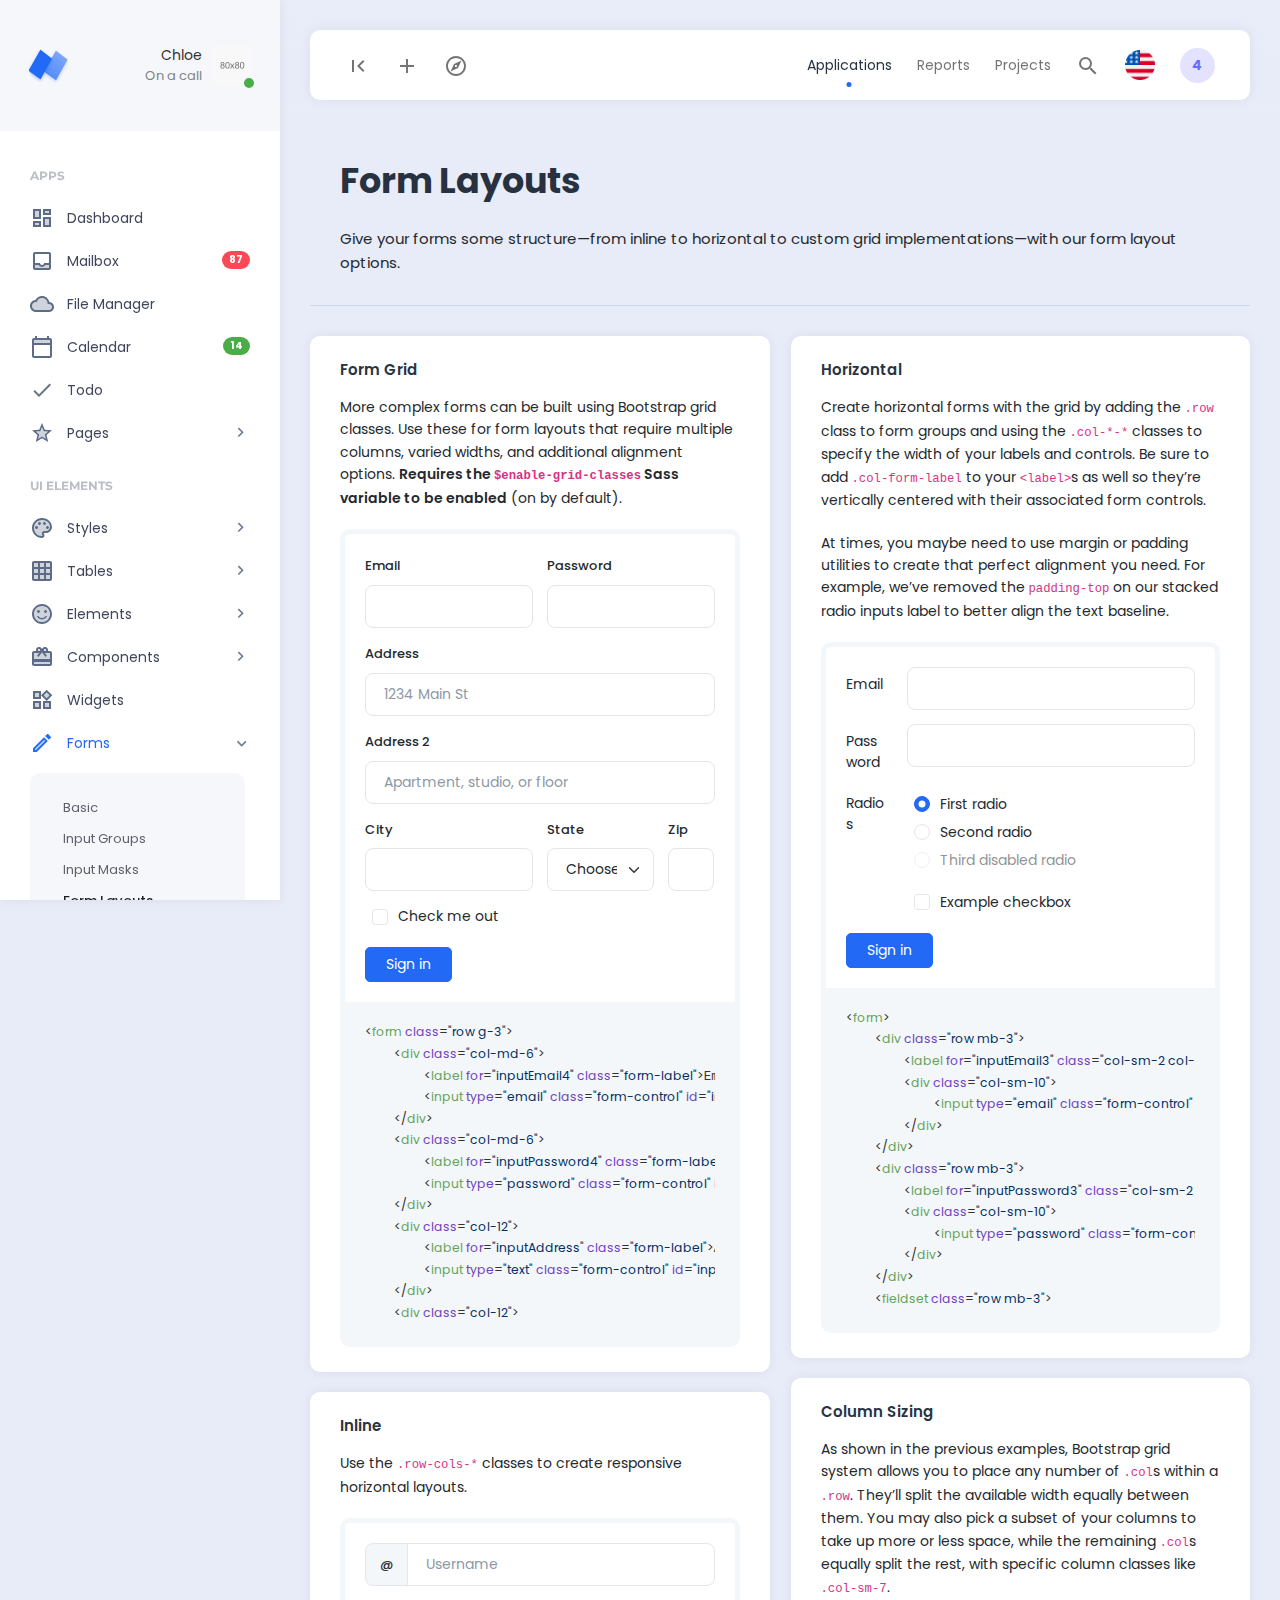
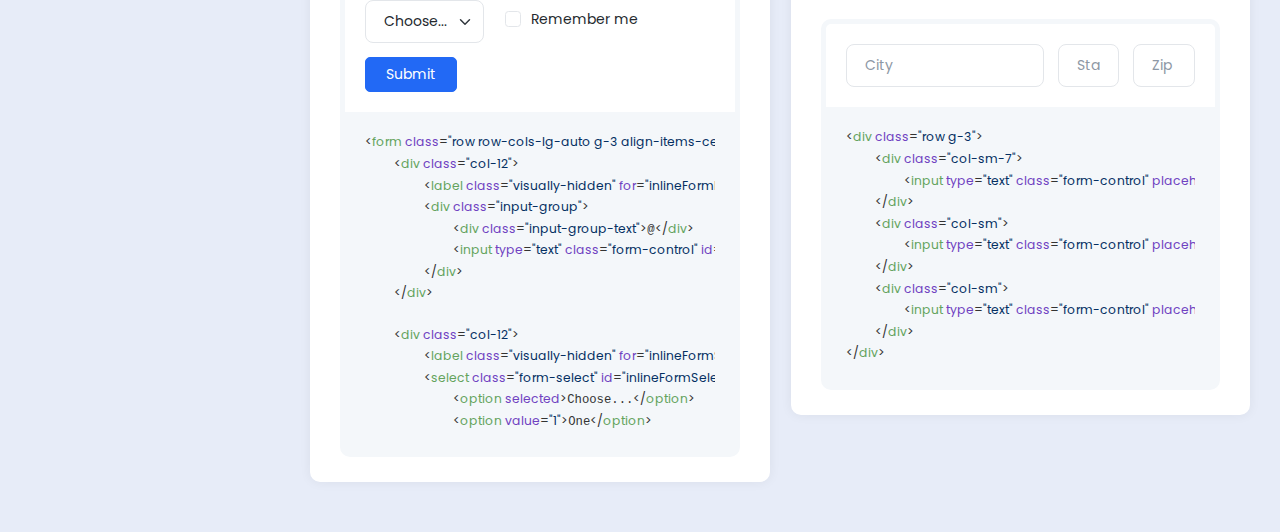
<file: templates/admin1/forms-layouts.html>
<!DOCTYPE html>
<html lang="en">

<head>
    <meta charset="utf-8">
    <meta http-equiv="X-UA-Compatible" content="IE=edge">
    <meta name="viewport" content="width=device-width, initial-scale=1">
    <meta name="description" content="Responsive Admin Dashboard Template">
    <meta name="keywords" content="admin,dashboard">
    <meta name="author" content="stacks">
    <!-- The above 6 meta tags *must* come first in the head; any other head content must come *after* these tags -->

    <!-- Title -->
    <title>Neptune - Responsive Admin Dashboard Template</title>

    <!-- Styles -->
    <link rel="preconnect" href="https://fonts.gstatic.com">
    <link href="https://fonts.googleapis.com/css2?family=Poppins:wght@300;400;500;600;700&display=swap" rel="stylesheet">
    <link href="https://fonts.googleapis.com/css2?family=Montserrat:wght@100;300;400;500;600;700;800&display=swap" rel="stylesheet">
    <link href="https://fonts.googleapis.com/css?family=Material+Icons|Material+Icons+Outlined|Material+Icons+Two+Tone|Material+Icons+Round|Material+Icons+Sharp" rel="stylesheet">
    <link href="../../assets/plugins/bootstrap/css/bootstrap.min.css" rel="stylesheet">
    <link href="../../assets/plugins/perfectscroll/perfect-scrollbar.css" rel="stylesheet">
    <link href="../../assets/plugins/pace/pace.css" rel="stylesheet">
    <link href="../../assets/plugins/highlight/styles/github-gist.css" rel="stylesheet">


    <!-- Theme Styles -->
    <link href="../../assets/css/main.min.css" rel="stylesheet">
    <link href="../../assets/css/custom.css" rel="stylesheet">

    <link rel="icon" type="image/png" sizes="32x32" href="../../assets/images/neptune.png" />
    <link rel="icon" type="image/png" sizes="16x16" href="../../assets/images/neptune.png" />

    <!-- HTML5 shim and Respond.js for IE8 support of HTML5 elements and media queries -->
    <!-- WARNING: Respond.js doesn't work if you view the page via file:// -->
    <!--[if lt IE 9]>
        <script src="https://oss.maxcdn.com/html5shiv/3.7.3/html5shiv.min.js"></script>
        <script src="https://oss.maxcdn.com/respond/1.4.2/respond.min.js"></script>
        <![endif]-->
</head>

<body>
    <div class="app align-content-stretch d-flex flex-wrap">
        <div class="app-sidebar">
            <div class="logo">
                <a href="index.html" class="logo-icon"><span class="logo-text">Neptune</span></a>
                <div class="sidebar-user-switcher user-activity-online">
                    <a href="#">
                        <img src="../../assets/images/avatars/avatar.png">
                        <span class="activity-indicator"></span>
                        <span class="user-info-text">Chloe<br><span class="user-state-info">On a call</span></span>
                    </a>
                </div>
            </div>
            <div class="app-menu">
                <ul class="accordion-menu">
                    <li class="sidebar-title">
                        Apps
                    </li>
                    <li>
                        <a href="index.html"><i class="material-icons-two-tone">dashboard</i>Dashboard</a>
                    </li>
                    <li>
                        <a href="mailbox.html"><i class="material-icons-two-tone">inbox</i>Mailbox<span class="badge rounded-pill badge-danger float-end">87</span></a>
                    </li>
                    <li>
                        <a href="file-manager.html"><i class="material-icons-two-tone">cloud_queue</i>File Manager</a>
                    </li>
                    <li>
                        <a href="calendar.html"><i class="material-icons-two-tone">calendar_today</i>Calendar<span class="badge rounded-pill badge-success float-end">14</span></a>
                    </li>
                    <li>
                        <a href="todo.html"><i class="material-icons-two-tone">done</i>Todo</a>
                    </li>
                    <li>
                        <a href=""><i class="material-icons-two-tone">star</i>Pages<i class="material-icons has-sub-menu">keyboard_arrow_right</i></a>
                        <ul class="sub-menu">
                            <li>
                                <a href="pricing.html">Pricing</a>
                            </li>
                            <li>
                                <a href="invoice.html">Invoice</a>
                            </li>
                            <li>
                                <a href="settings.html">Settings</a>
                            </li>
                            <li>
                                <a href="#">Authentication<i class="material-icons has-sub-menu">keyboard_arrow_right</i></a>
                                <ul class="sub-menu">
                                    <li>
                                        <a href="sign-in.html">Sign In</a>
                                    </li>
                                    <li>
                                        <a href="sign-up.html">Sign Up</a>
                                    </li>
                                    <li>
                                        <a href="lock-screen.html">Lock Screen</a>
                                    </li>
                                </ul>
                            </li>
                            <li>
                                <a href="error.html">Error</a>
                            </li>
                        </ul>
                    </li>
                    <li class="sidebar-title">
                        UI Elements
                    </li>
                    <li>
                        <a href="#"><i class="material-icons-two-tone">color_lens</i>Styles<i class="material-icons has-sub-menu">keyboard_arrow_right</i></a>
                        <ul class="sub-menu">
                            <li>
                                <a href="styles-typography.html">Typography</a>
                            </li>
                            <li>
                                <a href="styles-code.html">Code</a>
                            </li>
                            <li>
                                <a href="styles-icons.html">Icons</a>
                            </li>
                        </ul>
                    </li>
                    <li>
                        <a href="#"><i class="material-icons-two-tone">grid_on</i>Tables<i class="material-icons has-sub-menu">keyboard_arrow_right</i></a>
                        <ul class="sub-menu">
                            <li>
                                <a href="tables-basic.html">Basic</a>
                            </li>
                            <li>
                                <a href="tables-datatable.html">DataTable</a>
                            </li>
                        </ul>
                    </li>
                    <li>
                        <a href=""><i class="material-icons-two-tone">sentiment_satisfied_alt</i>Elements<i class="material-icons has-sub-menu">keyboard_arrow_right</i></a>
                        <ul class="sub-menu">
                            <li>
                                <a href="ui-alerts.html">Alerts</a>
                            </li>
                            <li>
                                <a href="ui-avatars.html">Avatars</a>
                            </li>
                            <li>
                                <a href="ui-badge.html">Badge</a>
                            </li>
                            <li>
                                <a href="ui-breadcrumbs.html">Breadcrumbs</a>
                            </li>
                            <li>
                                <a href="ui-buttons.html">Buttons</a>
                            </li>
                            <li>
                                <a href="ui-button-groups.html">Button Groups</a>
                            </li>
                            <li>
                                <a href="ui-collapse.html">Collapse</a>
                            </li>
                            <li>
                                <a href="ui-dropdown.html">Dropdown</a>
                            </li>
                            <li>
                                <a href="ui-images.html">Images</a>
                            </li>
                            <li>
                                <a href="ui-pagination.html">Pagination</a>
                            </li>
                            <li>
                                <a href="ui-popovers.html">Popovers</a>
                            </li>
                            <li>
                                <a href="ui-progress.html">Progress</a>
                            </li>
                            <li>
                                <a href="ui-spinners.html">Spinners</a>
                            </li>
                            <li>
                                <a href="ui-toast.html">Toast</a>
                            </li>
                            <li>
                                <a href="ui-tooltips.html">Tooltips</a>
                            </li>
                        </ul>
                    </li>
                    <li>
                        <a href="#"><i class="material-icons-two-tone">card_giftcard</i>Components<i class="material-icons has-sub-menu">keyboard_arrow_right</i></a>
                        <ul class="sub-menu">
                            <li>
                                <a href="components-accordions.html">Accordions</a>
                            </li>
                            <li>
                                <a href="components-block-ui.html">Block UI</a>
                            </li>
                            <li>
                                <a href="components-cards.html">Cards</a>
                            </li>
                            <li>
                                <a href="components-carousel.html">Carousel</a>
                            </li>
                            <li>
                                <a href="components-countdown.html">Countdown</a>
                            </li>
                            <li>
                                <a href="components-lightbox.html">Lightbox</a>
                            </li>
                            <li>
                                <a href="components-lists.html">Lists</a>
                            </li>
                            <li>
                                <a href="components-modals.html">Modals</a>
                            </li>
                            <li>
                                <a href="components-tabs.html">Tabs</a>
                            </li>
                            <li>
                                <a href="components-session-timeout.html">Session Timeout</a>
                            </li>
                        </ul>
                    </li>
                    <li>
                        <a href="widgets.html"><i class="material-icons-two-tone">widgets</i>Widgets</a>
                    </li>
                    <li class="active-page">
                        <a href="#"><i class="material-icons-two-tone">edit</i>Forms<i class="material-icons has-sub-menu">keyboard_arrow_right</i></a>
                        <ul class="sub-menu">
                            <li>
                                <a href="forms-basic.html">Basic</a>
                            </li>
                            <li>
                                <a href="forms-input-groups.html">Input Groups</a>
                            </li>
                            <li>
                                <a href="forms-input-masks.html">Input Masks</a>
                            </li>
                            <li>
                                <a href="forms-layouts.html" class="active">Form Layouts</a>
                            </li>
                            <li>
                                <a href="forms-validation.html">Form Validation</a>
                            </li>
                            <li>
                                <a href="forms-file-upload.html">File Upload</a>
                            </li>
                            <li>
                                <a href="forms-text-editor.html">Text Editor</a>
                            </li>
                            <li>
                                <a href="forms-datepickers.html">Datepickers</a>
                            </li>
                            <li>
                                <a href="forms-select2.html">Select2</a>
                            </li>
                        </ul>
                    </li>
                    <li>
                        <a href="#"><i class="material-icons-two-tone">analytics</i>Charts<i class="material-icons has-sub-menu">keyboard_arrow_right</i></a>
                        <ul class="sub-menu">
                            <li>
                                <a href="charts-apex.html">Apex</a>
                            </li>
                            <li>
                                <a href="charts-chartjs.html">ChartJS</a>
                            </li>
                        </ul>
                    </li>
                    <li class="sidebar-title">
                        Layout
                    </li>
                    <li>
                        <a href="#"><i class="material-icons-two-tone">view_agenda</i>Content<i class="material-icons has-sub-menu">keyboard_arrow_right</i></a>
                        <ul class="sub-menu">
                            <li>
                                <a href="content-page-headings.html">Page Headings</a>
                            </li>
                            <li>
                                <a href="content-section-headings.html">Section Headings</a>
                            </li>
                            <li>
                                <a href="content-left-menu.html">Left Menu</a>
                            </li>
                            <li>
                                <a href="content-right-menu.html">Right Menu</a>
                            </li>
                            <li>
                                <a href="content-boxed-content.html">Boxed Content</a>
                            </li>
                        </ul>
                    </li>
                    <li>
                        <a href="#"><i class="material-icons-two-tone">menu</i>Menu<i class="material-icons has-sub-menu">keyboard_arrow_right</i></a>
                        <ul class="sub-menu">
                            <li>
                                <a href="menu-off-canvas.html">Off-Canvas</a>
                            </li>
                            <li>
                                <a href="menu-standard.html">Standard</a>
                            </li>
                            <li>
                                <a href="menu-dark-sidebar.html">Dark Sidebar</a>
                            </li>
                            <li>
                                <a href="menu-hover-menu.html">Hover Menu</a>
                            </li>
                            <li>
                                <a href="menu-colored-sidebar.html">Colored Sidebar</a>
                            </li>
                        </ul>
                    </li>
                    <li>
                        <a href="#"><i class="material-icons-two-tone">view_day</i>Header<i class="material-icons has-sub-menu">keyboard_arrow_right</i></a>
                        <ul class="sub-menu">
                            <li>
                                <a href="header-basic.html">Basic</a>
                            </li>
                            <li>
                                <a href="header-full-width.html">Full-width</a>
                            </li>
                            <li>
                                <a href="header-transparent.html">Transparent</a>
                            </li>
                            <li>
                                <a href="header-large.html">Large</a>
                            </li>
                            <li>
                                <a href="header-colorful.html">Colorful</a>
                            </li>
                        </ul>
                    </li>
                    <li class="sidebar-title">
                        Other
                    </li>
                    <li>
                        <a href="#"><i class="material-icons-two-tone">bookmark</i>Documentation</a>
                    </li>
                    <li>
                        <a href="#"><i class="material-icons-two-tone">access_time</i>Change Log</a>
                    </li>
                </ul>
            </div>
        </div>
        <div class="app-container">
            <div class="search">
                <form>
                    <input class="form-control" type="text" placeholder="Type here..." aria-label="Search">
                </form>
                <a href="#" class="toggle-search"><i class="material-icons">close</i></a>
            </div>
            <div class="app-header">
                <nav class="navbar navbar-light navbar-expand-lg">
                    <div class="container-fluid">
                        <div class="navbar-nav" id="navbarNav">
                            <ul class="navbar-nav">
                                <li class="nav-item">
                                    <a class="nav-link hide-sidebar-toggle-button" href="#"><i class="material-icons">first_page</i></a>
                                </li>
                                <li class="nav-item dropdown hidden-on-mobile">
                                    <a class="nav-link dropdown-toggle" href="#" id="addDropdownLink" role="button" data-bs-toggle="dropdown" aria-expanded="false">
                                        <i class="material-icons">add</i>
                                    </a>
                                    <ul class="dropdown-menu" aria-labelledby="addDropdownLink">
                                        <li><a class="dropdown-item" href="#">New Workspace</a></li>
                                        <li><a class="dropdown-item" href="#">New Board</a></li>
                                        <li><a class="dropdown-item" href="#">Create Project</a></li>
                                    </ul>
                                </li>
                                <li class="nav-item dropdown hidden-on-mobile">
                                    <a class="nav-link dropdown-toggle" href="#" id="exploreDropdownLink" role="button" data-bs-toggle="dropdown" aria-expanded="false">
                                        <i class="material-icons-outlined">explore</i>
                                    </a>
                                    <ul class="dropdown-menu dropdown-lg large-items-menu" aria-labelledby="exploreDropdownLink">
                                        <li>
                                            <h6 class="dropdown-header">Repositories</h6>
                                        </li>
                                        <li>
                                            <a class="dropdown-item" href="#">
                                                <h5 class="dropdown-item-title">
                                                    Neptune iOS
                                                    <span class="badge badge-warning">1.0.2</span>
                                                    <span class="hidden-helper-text">switch<i class="material-icons">keyboard_arrow_right</i></span>
                                                </h5>
                                                <span class="dropdown-item-description">Lorem Ipsum is simply dummy text of the printing and typesetting industry.</span>
                                            </a>
                                        </li>
                                        <li>
                                            <a class="dropdown-item" href="#">
                                                <h5 class="dropdown-item-title">
                                                    Neptune Android
                                                    <span class="badge badge-info">dev</span>
                                                    <span class="hidden-helper-text">switch<i class="material-icons">keyboard_arrow_right</i></span>
                                                </h5>
                                                <span class="dropdown-item-description">Lorem Ipsum is simply dummy text of the printing and typesetting industry.</span>
                                            </a>
                                        </li>
                                        <li class="dropdown-btn-item d-grid">
                                            <button class="btn btn-primary">Create new repository</button>
                                        </li>
                                    </ul>
                                </li>
                            </ul>
            
                        </div>
                        <div class="d-flex">
                            <ul class="navbar-nav">
                                <li class="nav-item hidden-on-mobile">
                                    <a class="nav-link active" href="#">Applications</a>
                                </li>
                                <li class="nav-item hidden-on-mobile">
                                    <a class="nav-link" href="#">Reports</a>
                                </li>
                                <li class="nav-item hidden-on-mobile">
                                    <a class="nav-link" href="#">Projects</a>
                                </li>
                                <li class="nav-item">
                                    <a class="nav-link toggle-search" href="#"><i class="material-icons">search</i></a>
                                </li>
                                <li class="nav-item hidden-on-mobile">
                                    <a class="nav-link language-dropdown-toggle" href="#" id="languageDropDown" data-bs-toggle="dropdown"><img src="../../assets/images/flags/us.png" alt=""></a>
                                        <ul class="dropdown-menu dropdown-menu-end language-dropdown" aria-labelledby="languageDropDown">
                                            <li><a class="dropdown-item" href="#"><img src="../../assets/images/flags/germany.png" alt="">German</a></li>
                                            <li><a class="dropdown-item" href="#"><img src="../../assets/images/flags/italy.png" alt="">Italian</a></li>
                                            <li><a class="dropdown-item" href="#"><img src="../../assets/images/flags/china.png" alt="">Chinese</a></li>
                                        </ul>
                                </li>
                                <li class="nav-item hidden-on-mobile">
                                    <a class="nav-link nav-notifications-toggle" id="notificationsDropDown" href="#" data-bs-toggle="dropdown">4</a>
                                    <div class="dropdown-menu dropdown-menu-end notifications-dropdown" aria-labelledby="notificationsDropDown">
                                        <h6 class="dropdown-header">Notifications</h6>
                                        <div class="notifications-dropdown-list">
                                            <a href="#">
                                                <div class="notifications-dropdown-item">
                                                    <div class="notifications-dropdown-item-image">
                                                        <span class="notifications-badge bg-info text-white">
                                                            <i class="material-icons-outlined">campaign</i>
                                                        </span>
                                                    </div>
                                                    <div class="notifications-dropdown-item-text">
                                                        <p class="bold-notifications-text">Donec tempus nisi sed erat vestibulum, eu suscipit ex laoreet</p>
                                                        <small>19:00</small>
                                                    </div>
                                                </div>
                                            </a>
                                            <a href="#">
                                                <div class="notifications-dropdown-item">
                                                    <div class="notifications-dropdown-item-image">
                                                        <span class="notifications-badge bg-danger text-white">
                                                            <i class="material-icons-outlined">bolt</i>
                                                        </span>
                                                    </div>
                                                    <div class="notifications-dropdown-item-text">
                                                        <p class="bold-notifications-text">Quisque ligula dui, tincidunt nec pharetra eu, fringilla quis mauris</p>
                                                        <small>18:00</small>
                                                    </div>
                                                </div>
                                            </a>
                                            <a href="#">
                                                <div class="notifications-dropdown-item">
                                                    <div class="notifications-dropdown-item-image">
                                                        <span class="notifications-badge bg-success text-white">
                                                            <i class="material-icons-outlined">alternate_email</i>
                                                        </span>
                                                    </div>
                                                    <div class="notifications-dropdown-item-text">
                                                        <p>Nulla id libero mattis justo euismod congue in et metus</p>
                                                        <small>yesterday</small>
                                                    </div>
                                                </div>
                                            </a>
                                            <a href="#">
                                                <div class="notifications-dropdown-item">
                                                    <div class="notifications-dropdown-item-image">
                                                        <span class="notifications-badge">
                                                            <img src="../../assets/images/avatars/avatar.png" alt="">
                                                        </span>
                                                    </div>
                                                    <div class="notifications-dropdown-item-text">
                                                        <p>Praesent sodales lobortis velit ac pellentesque</p>
                                                        <small>yesterday</small>
                                                    </div>
                                                </div>
                                            </a>
                                            <a href="#">
                                                <div class="notifications-dropdown-item">
                                                    <div class="notifications-dropdown-item-image">
                                                        <span class="notifications-badge">
                                                            <img src="../../assets/images/avatars/avatar.png" alt="">
                                                        </span>
                                                    </div>
                                                    <div class="notifications-dropdown-item-text">
                                                        <p>Praesent lacinia ante eget tristique mattis. Nam sollicitudin velit sit amet auctor porta</p>
                                                        <small>yesterday</small>
                                                    </div>
                                                </div>
                                            </a>
                                        </div>
                                    </div>
                                </li>
                            </ul>
                        </div>
                    </div>
                </nav>
            </div>
            <div class="app-content">
                <div class="content-wrapper">
                    <div class="container-fluid">
                        <div class="row">
                            <div class="col">
                                <div class="page-description">
                                    <h1>Form Layouts</h1>
                                    <span>Give your forms some structure—from inline to horizontal to custom grid implementations—with our form layout options.</span>
                                </div>
                            </div>
                        </div>
                        <div class="row">
                            <div class="col-md-6">
                                <div class="card">
                                    <div class="card-header">
                                        <h5 class="card-title">Form Grid</h5>
                                    </div>
                                    <div class="card-body">
                                        <p class="card-description">More complex forms can be built using Bootstrap grid classes. Use these for form layouts that require multiple columns, varied widths, and additional alignment options. <strong>Requires the <code>$enable-grid-classes</code> Sass variable to be enabled</strong> (on by default).</p>
                                        <div class="example-container">
                                            <div class="example-content">
                                                <form class="row g-3">
                                                    <div class="col-md-6">
                                                        <label for="inputEmail4" class="form-label">Email</label>
                                                        <input type="email" class="form-control" id="inputEmail4">
                                                    </div>
                                                    <div class="col-md-6">
                                                        <label for="inputPassword4" class="form-label">Password</label>
                                                        <input type="password" class="form-control" id="inputPassword4">
                                                    </div>
                                                    <div class="col-12">
                                                        <label for="inputAddress" class="form-label">Address</label>
                                                        <input type="text" class="form-control" id="inputAddress" placeholder="1234 Main St">
                                                    </div>
                                                    <div class="col-12">
                                                        <label for="inputAddress2" class="form-label">Address 2</label>
                                                        <input type="text" class="form-control" id="inputAddress2" placeholder="Apartment, studio, or floor">
                                                    </div>
                                                    <div class="col-md-6">
                                                        <label for="inputCity" class="form-label">City</label>
                                                        <input type="text" class="form-control" id="inputCity">
                                                    </div>
                                                    <div class="col-md-4">
                                                        <label for="inputState" class="form-label">State</label>
                                                        <select id="inputState" class="form-select">
                                                            <option selected>Choose...</option>
                                                            <option>...</option>
                                                        </select>
                                                    </div>
                                                    <div class="col-md-2">
                                                        <label for="inputZip" class="form-label">Zip</label>
                                                        <input type="text" class="form-control" id="inputZip">
                                                    </div>
                                                    <div class="col-12">
                                                        <div class="form-check">
                                                            <input class="form-check-input" type="checkbox" id="gridCheck">
                                                            <label class="form-check-label" for="gridCheck">
                                                                Check me out
                                                            </label>
                                                        </div>
                                                    </div>
                                                    <div class="col-12">
                                                        <button type="submit" class="btn btn-primary">Sign in</button>
                                                    </div>
                                                </form>
                                            </div>
                                            <div class="example-code">
                                                <pre><code class="html">&lt;form class=&quot;row g-3&quot;&gt;
    &lt;div class=&quot;col-md-6&quot;&gt;
        &lt;label for=&quot;inputEmail4&quot; class=&quot;form-label&quot;&gt;Email&lt;/label&gt;
        &lt;input type=&quot;email&quot; class=&quot;form-control&quot; id=&quot;inputEmail4&quot;&gt;
    &lt;/div&gt;
    &lt;div class=&quot;col-md-6&quot;&gt;
        &lt;label for=&quot;inputPassword4&quot; class=&quot;form-label&quot;&gt;Password&lt;/label&gt;
        &lt;input type=&quot;password&quot; class=&quot;form-control&quot; id=&quot;inputPassword4&quot;&gt;
    &lt;/div&gt;
    &lt;div class=&quot;col-12&quot;&gt;
        &lt;label for=&quot;inputAddress&quot; class=&quot;form-label&quot;&gt;Address&lt;/label&gt;
        &lt;input type=&quot;text&quot; class=&quot;form-control&quot; id=&quot;inputAddress&quot; placeholder=&quot;1234 Main St&quot;&gt;
    &lt;/div&gt;
    &lt;div class=&quot;col-12&quot;&gt;
        &lt;label for=&quot;inputAddress2&quot; class=&quot;form-label&quot;&gt;Address 2&lt;/label&gt;
        &lt;input type=&quot;text&quot; class=&quot;form-control&quot; id=&quot;inputAddress2&quot; placeholder=&quot;Apartment, studio, or floor&quot;&gt;
    &lt;/div&gt;
    &lt;div class=&quot;col-md-6&quot;&gt;
        &lt;label for=&quot;inputCity&quot; class=&quot;form-label&quot;&gt;City&lt;/label&gt;
        &lt;input type=&quot;text&quot; class=&quot;form-control&quot; id=&quot;inputCity&quot;&gt;
    &lt;/div&gt;
    &lt;div class=&quot;col-md-4&quot;&gt;
        &lt;label for=&quot;inputState&quot; class=&quot;form-label&quot;&gt;State&lt;/label&gt;
        &lt;select id=&quot;inputState&quot; class=&quot;form-select&quot;&gt;
            &lt;option selected&gt;Choose...&lt;/option&gt;
            &lt;option&gt;...&lt;/option&gt;
        &lt;/select&gt;
    &lt;/div&gt;
    &lt;div class=&quot;col-md-2&quot;&gt;
        &lt;label for=&quot;inputZip&quot; class=&quot;form-label&quot;&gt;Zip&lt;/label&gt;
        &lt;input type=&quot;text&quot; class=&quot;form-control&quot; id=&quot;inputZip&quot;&gt;
    &lt;/div&gt;
    &lt;div class=&quot;col-12&quot;&gt;
        &lt;div class=&quot;form-check&quot;&gt;
            &lt;input class=&quot;form-check-input&quot; type=&quot;checkbox&quot; id=&quot;gridCheck&quot;&gt;
            &lt;label class=&quot;form-check-label&quot; for=&quot;gridCheck&quot;&gt;
                Check me out
            &lt;/label&gt;
        &lt;/div&gt;
    &lt;/div&gt;
    &lt;div class=&quot;col-12&quot;&gt;
        &lt;button type=&quot;submit&quot; class=&quot;btn btn-primary&quot;&gt;Sign in&lt;/button&gt;
    &lt;/div&gt;
&lt;/form&gt;</code></pre>
                                            </div>
                                        </div>
                                    </div>
                                </div>
                                <div class="card">
                                    <div class="card-header">
                                        <h5 class="card-title">Inline</h5>
                                    </div>
                                    <div class="card-body">
                                        <p class="card-description">Use the <code>.row-cols-*</code> classes to create responsive horizontal layouts.</p>
                                        <div class="example-container">
                                            <div class="example-content">
                                                <form class="row row-cols-lg-auto g-3 align-items-center">
                                                    <div class="col-12">
                                                        <label class="visually-hidden" for="inlineFormInputGroupUsername">Username</label>
                                                        <div class="input-group">
                                                            <div class="input-group-text">@</div>
                                                            <input type="text" class="form-control" id="inlineFormInputGroupUsername" placeholder="Username">
                                                        </div>
                                                    </div>
                                                
                                                    <div class="col-12">
                                                        <label class="visually-hidden" for="inlineFormSelectPref">Preference</label>
                                                        <select class="form-select" id="inlineFormSelectPref">
                                                            <option selected>Choose...</option>
                                                            <option value="1">One</option>
                                                            <option value="2">Two</option>
                                                            <option value="3">Three</option>
                                                        </select>
                                                    </div>
                                                
                                                    <div class="col-12">
                                                        <div class="form-check">
                                                            <input class="form-check-input" type="checkbox" id="inlineFormCheck">
                                                            <label class="form-check-label" for="inlineFormCheck">
                                                                Remember me
                                                            </label>
                                                        </div>
                                                    </div>
                                                
                                                    <div class="col-12">
                                                        <button type="submit" class="btn btn-primary">Submit</button>
                                                    </div>
                                                </form>
                                            </div>
                                            <div class="example-code">
                                                <pre><code class="html">&lt;form class=&quot;row row-cols-lg-auto g-3 align-items-center&quot;&gt;
    &lt;div class=&quot;col-12&quot;&gt;
        &lt;label class=&quot;visually-hidden&quot; for=&quot;inlineFormInputGroupUsername&quot;&gt;Username&lt;/label&gt;
        &lt;div class=&quot;input-group&quot;&gt;
            &lt;div class=&quot;input-group-text&quot;&gt;@&lt;/div&gt;
            &lt;input type=&quot;text&quot; class=&quot;form-control&quot; id=&quot;inlineFormInputGroupUsername&quot; placeholder=&quot;Username&quot;&gt;
        &lt;/div&gt;
    &lt;/div&gt;

    &lt;div class=&quot;col-12&quot;&gt;
        &lt;label class=&quot;visually-hidden&quot; for=&quot;inlineFormSelectPref&quot;&gt;Preference&lt;/label&gt;
        &lt;select class=&quot;form-select&quot; id=&quot;inlineFormSelectPref&quot;&gt;
            &lt;option selected&gt;Choose...&lt;/option&gt;
            &lt;option value=&quot;1&quot;&gt;One&lt;/option&gt;
            &lt;option value=&quot;2&quot;&gt;Two&lt;/option&gt;
            &lt;option value=&quot;3&quot;&gt;Three&lt;/option&gt;
        &lt;/select&gt;
    &lt;/div&gt;

    &lt;div class=&quot;col-12&quot;&gt;
        &lt;div class=&quot;form-check&quot;&gt;
            &lt;input class=&quot;form-check-input&quot; type=&quot;checkbox&quot; id=&quot;inlineFormCheck&quot;&gt;
            &lt;label class=&quot;form-check-label&quot; for=&quot;inlineFormCheck&quot;&gt;
                Remember me
            &lt;/label&gt;
        &lt;/div&gt;
    &lt;/div&gt;

    &lt;div class=&quot;col-12&quot;&gt;
        &lt;button type=&quot;submit&quot; class=&quot;btn btn-primary&quot;&gt;Submit&lt;/button&gt;
    &lt;/div&gt;
&lt;/form&gt;</code></pre>
                                            </div>
                                        </div>
                                    </div>
                                </div>
                            </div>
                            <div class="col-md-6">
                                <div class="card">
                                    <div class="card-header">
                                        <h5 class="card-title">Horizontal</h5>
                                    </div>
                                    <div class="card-body">
                                        <p class="card-description">Create horizontal forms with the grid by adding the <code>.row</code> class to form groups and using the <code>.col-*-*</code> classes to specify the width of your labels and controls. Be sure to add <code>.col-form-label</code> to your <code>&lt;label&gt;</code>s as well so they’re vertically centered with their associated form controls.</p>
                                        <p class="card-description">At times, you maybe need to use margin or padding utilities to create that perfect alignment you need. For example, we’ve removed the <code>padding-top</code> on our stacked radio inputs label to better align the text baseline.</p>
                                        <div class="example-container">
                                            <div class="example-content">
                                                <form>
                                                    <div class="row mb-3">
                                                        <label for="inputEmail3" class="col-sm-2 col-form-label">Email</label>
                                                        <div class="col-sm-10">
                                                            <input type="email" class="form-control" id="inputEmail3">
                                                        </div>
                                                    </div>
                                                    <div class="row mb-3">
                                                        <label for="inputPassword3" class="col-sm-2 col-form-label">Password</label>
                                                        <div class="col-sm-10">
                                                            <input type="password" class="form-control" id="inputPassword3">
                                                        </div>
                                                    </div>
                                                    <fieldset class="row mb-3">
                                                        <legend class="col-form-label col-sm-2 pt-0">Radios</legend>
                                                        <div class="col-sm-10">
                                                            <div class="form-check">
                                                                <input class="form-check-input" type="radio" name="gridRadios" id="gridRadios1" value="option1" checked>
                                                                <label class="form-check-label" for="gridRadios1">
                                                                    First radio
                                                                </label>
                                                            </div>
                                                            <div class="form-check">
                                                                <input class="form-check-input" type="radio" name="gridRadios" id="gridRadios2" value="option2">
                                                                <label class="form-check-label" for="gridRadios2">
                                                                    Second radio
                                                                </label>
                                                            </div>
                                                            <div class="form-check disabled">
                                                                <input class="form-check-input" type="radio" name="gridRadios" id="gridRadios3" value="option3" disabled>
                                                                <label class="form-check-label" for="gridRadios3">
                                                                    Third disabled radio
                                                                </label>
                                                            </div>
                                                        </div>
                                                    </fieldset>
                                                    <div class="row mb-3">
                                                        <div class="col-sm-10 offset-sm-2">
                                                            <div class="form-check">
                                                                <input class="form-check-input" type="checkbox" id="gridCheck1">
                                                                <label class="form-check-label" for="gridCheck1">
                                                                    Example checkbox
                                                                </label>
                                                            </div>
                                                        </div>
                                                    </div>
                                                    <button type="submit" class="btn btn-primary">Sign in</button>
                                                </form>
                                            </div>
                                            <div class="example-code">
                                                <pre><code class="html">&lt;form&gt;
    &lt;div class=&quot;row mb-3&quot;&gt;
        &lt;label for=&quot;inputEmail3&quot; class=&quot;col-sm-2 col-form-label&quot;&gt;Email&lt;/label&gt;
        &lt;div class=&quot;col-sm-10&quot;&gt;
            &lt;input type=&quot;email&quot; class=&quot;form-control&quot; id=&quot;inputEmail3&quot;&gt;
        &lt;/div&gt;
    &lt;/div&gt;
    &lt;div class=&quot;row mb-3&quot;&gt;
        &lt;label for=&quot;inputPassword3&quot; class=&quot;col-sm-2 col-form-label&quot;&gt;Password&lt;/label&gt;
        &lt;div class=&quot;col-sm-10&quot;&gt;
            &lt;input type=&quot;password&quot; class=&quot;form-control&quot; id=&quot;inputPassword3&quot;&gt;
        &lt;/div&gt;
    &lt;/div&gt;
    &lt;fieldset class=&quot;row mb-3&quot;&gt;
        &lt;legend class=&quot;col-form-label col-sm-2 pt-0&quot;&gt;Radios&lt;/legend&gt;
        &lt;div class=&quot;col-sm-10&quot;&gt;
            &lt;div class=&quot;form-check&quot;&gt;
                &lt;input class=&quot;form-check-input&quot; type=&quot;radio&quot; name=&quot;gridRadios&quot; id=&quot;gridRadios1&quot; value=&quot;option1&quot; checked&gt;
                &lt;label class=&quot;form-check-label&quot; for=&quot;gridRadios1&quot;&gt;
                    First radio
                &lt;/label&gt;
            &lt;/div&gt;
            &lt;div class=&quot;form-check&quot;&gt;
                &lt;input class=&quot;form-check-input&quot; type=&quot;radio&quot; name=&quot;gridRadios&quot; id=&quot;gridRadios2&quot; value=&quot;option2&quot;&gt;
                &lt;label class=&quot;form-check-label&quot; for=&quot;gridRadios2&quot;&gt;
                    Second radio
                &lt;/label&gt;
            &lt;/div&gt;
            &lt;div class=&quot;form-check disabled&quot;&gt;
                &lt;input class=&quot;form-check-input&quot; type=&quot;radio&quot; name=&quot;gridRadios&quot; id=&quot;gridRadios3&quot; value=&quot;option3&quot; disabled&gt;
                &lt;label class=&quot;form-check-label&quot; for=&quot;gridRadios3&quot;&gt;
                    Third disabled radio
                &lt;/label&gt;
            &lt;/div&gt;
        &lt;/div&gt;
    &lt;/fieldset&gt;
    &lt;div class=&quot;row mb-3&quot;&gt;
        &lt;div class=&quot;col-sm-10 offset-sm-2&quot;&gt;
            &lt;div class=&quot;form-check&quot;&gt;
                &lt;input class=&quot;form-check-input&quot; type=&quot;checkbox&quot; id=&quot;gridCheck1&quot;&gt;
                &lt;label class=&quot;form-check-label&quot; for=&quot;gridCheck1&quot;&gt;
                    Example checkbox
                &lt;/label&gt;
            &lt;/div&gt;
        &lt;/div&gt;
    &lt;/div&gt;
    &lt;button type=&quot;submit&quot; class=&quot;btn btn-primary&quot;&gt;Sign in&lt;/button&gt;
&lt;/form&gt;</code></pre>
                                            </div>
                                        </div>
                                    </div>
                                </div>
                                <div class="card">
                                    <div class="card-header">
                                        <h5 class="card-title">Column Sizing</h5>
                                    </div>
                                    <div class="card-body">
                                        <p class="card-description">As shown in the previous examples, Bootstrap grid system allows you to place any number of <code>.col</code>s within a <code>.row</code>. They’ll split the available width equally between them. You may also pick a subset of your columns to take up more or less space, while the remaining <code>.col</code>s equally split the rest, with specific column classes like <code>.col-sm-7</code>.</p>
                                        <div class="example-container">
                                            <div class="example-content">
                                                <div class="row g-3">
                                                    <div class="col-sm-7">
                                                        <input type="text" class="form-control" placeholder="City" aria-label="City">
                                                    </div>
                                                    <div class="col-sm">
                                                        <input type="text" class="form-control" placeholder="State" aria-label="State">
                                                    </div>
                                                    <div class="col-sm">
                                                        <input type="text" class="form-control" placeholder="Zip" aria-label="Zip">
                                                    </div>
                                                </div>
                                            </div>
                                            <div class="example-code">
                                                <pre><code class="html">&lt;div class=&quot;row g-3&quot;&gt;
    &lt;div class=&quot;col-sm-7&quot;&gt;
        &lt;input type=&quot;text&quot; class=&quot;form-control&quot; placeholder=&quot;City&quot; aria-label=&quot;City&quot;&gt;
    &lt;/div&gt;
    &lt;div class=&quot;col-sm&quot;&gt;
        &lt;input type=&quot;text&quot; class=&quot;form-control&quot; placeholder=&quot;State&quot; aria-label=&quot;State&quot;&gt;
    &lt;/div&gt;
    &lt;div class=&quot;col-sm&quot;&gt;
        &lt;input type=&quot;text&quot; class=&quot;form-control&quot; placeholder=&quot;Zip&quot; aria-label=&quot;Zip&quot;&gt;
    &lt;/div&gt;
&lt;/div&gt;</code></pre>
                                            </div>
                                        </div>
                                    </div>
                                </div>
                            </div>
                        </div>
                    </div>
                </div>
            </div>
        </div>
    </div>

    <!-- Javascripts -->
    <script src="../../assets/plugins/jquery/jquery-3.5.1.min.js"></script>
    <script src="../../assets/plugins/bootstrap/js/popper.min.js"></script>
    <script src="../../assets/plugins/bootstrap/js/bootstrap.min.js"></script>
    <script src="../../assets/plugins/perfectscroll/perfect-scrollbar.min.js"></script>
    <script src="../../assets/plugins/pace/pace.min.js"></script>
    <script src="../../assets/plugins/highlight/highlight.pack.js"></script>
    <script src="../../assets/js/main.min.js"></script>
    <script src="../../assets/js/custom.js"></script>
</body>

</html>
</file>
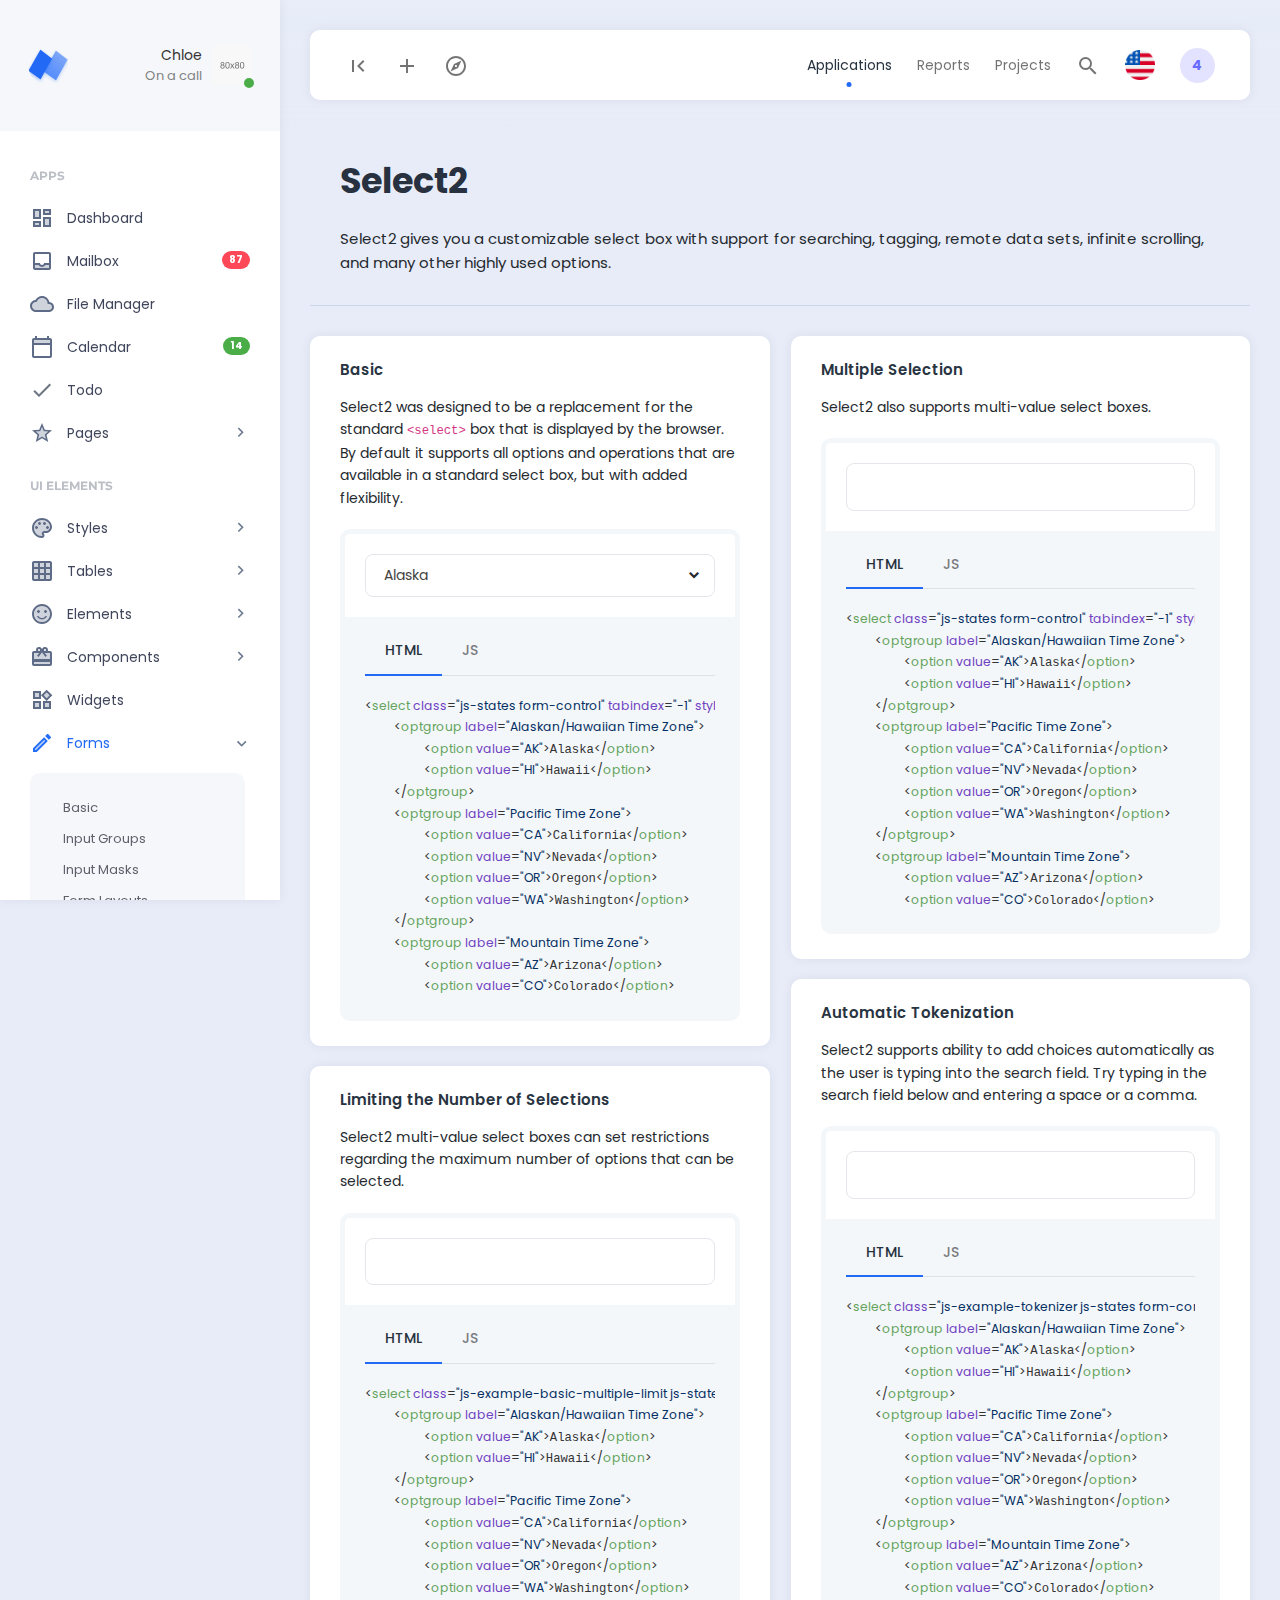
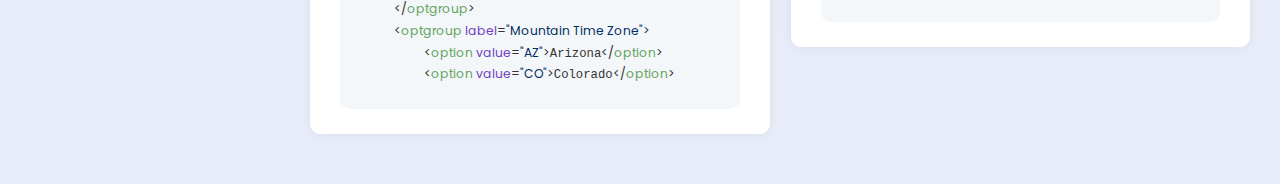
<file: templates/admin1/forms-select2.html>
<!DOCTYPE html>
<html lang="en">

<head>
    <meta charset="utf-8">
    <meta http-equiv="X-UA-Compatible" content="IE=edge">
    <meta name="viewport" content="width=device-width, initial-scale=1">
    <meta name="description" content="Responsive Admin Dashboard Template">
    <meta name="keywords" content="admin,dashboard">
    <meta name="author" content="stacks">
    <!-- The above 6 meta tags *must* come first in the head; any other head content must come *after* these tags -->

    <!-- Title -->
    <title>Neptune - Responsive Admin Dashboard Template</title>

    <!-- Styles -->
    <link rel="preconnect" href="https://fonts.gstatic.com">
    <link href="https://fonts.googleapis.com/css2?family=Poppins:wght@300;400;500;600;700&display=swap" rel="stylesheet">
    <link href="https://fonts.googleapis.com/css2?family=Montserrat:wght@100;300;400;500;600;700;800&display=swap" rel="stylesheet">
    <link href="https://fonts.googleapis.com/css?family=Material+Icons|Material+Icons+Outlined|Material+Icons+Two+Tone|Material+Icons+Round|Material+Icons+Sharp" rel="stylesheet">
    <link href="../../assets/plugins/bootstrap/css/bootstrap.min.css" rel="stylesheet">
    <link href="../../assets/plugins/perfectscroll/perfect-scrollbar.css" rel="stylesheet">
    <link href="../../assets/plugins/pace/pace.css" rel="stylesheet">
    <link href="../../assets/plugins/highlight/styles/github-gist.css" rel="stylesheet">
    <link href="../../assets/plugins/select2/css/select2.min.css" rel="stylesheet">


    <!-- Theme Styles -->
    <link href="../../assets/css/main.min.css" rel="stylesheet">
    <link href="../../assets/css/custom.css" rel="stylesheet">

    <link rel="icon" type="image/png" sizes="32x32" href="../../assets/images/neptune.png" />
    <link rel="icon" type="image/png" sizes="16x16" href="../../assets/images/neptune.png" />

    <!-- HTML5 shim and Respond.js for IE8 support of HTML5 elements and media queries -->
    <!-- WARNING: Respond.js doesn't work if you view the page via file:// -->
    <!--[if lt IE 9]>
        <script src="https://oss.maxcdn.com/html5shiv/3.7.3/html5shiv.min.js"></script>
        <script src="https://oss.maxcdn.com/respond/1.4.2/respond.min.js"></script>
        <![endif]-->
</head>

<body>
    <div class="app align-content-stretch d-flex flex-wrap">
        <div class="app-sidebar">
            <div class="logo">
                <a href="index.html" class="logo-icon"><span class="logo-text">Neptune</span></a>
                <div class="sidebar-user-switcher user-activity-online">
                    <a href="#">
                        <img src="../../assets/images/avatars/avatar.png">
                        <span class="activity-indicator"></span>
                        <span class="user-info-text">Chloe<br><span class="user-state-info">On a call</span></span>
                    </a>
                </div>
            </div>
            <div class="app-menu">
                <ul class="accordion-menu">
                    <li class="sidebar-title">
                        Apps
                    </li>
                    <li>
                        <a href="index.html"><i class="material-icons-two-tone">dashboard</i>Dashboard</a>
                    </li>
                    <li>
                        <a href="mailbox.html"><i class="material-icons-two-tone">inbox</i>Mailbox<span class="badge rounded-pill badge-danger float-end">87</span></a>
                    </li>
                    <li>
                        <a href="file-manager.html"><i class="material-icons-two-tone">cloud_queue</i>File Manager</a>
                    </li>
                    <li>
                        <a href="calendar.html"><i class="material-icons-two-tone">calendar_today</i>Calendar<span class="badge rounded-pill badge-success float-end">14</span></a>
                    </li>
                    <li>
                        <a href="todo.html"><i class="material-icons-two-tone">done</i>Todo</a>
                    </li>
                    <li>
                        <a href=""><i class="material-icons-two-tone">star</i>Pages<i class="material-icons has-sub-menu">keyboard_arrow_right</i></a>
                        <ul class="sub-menu">
                            <li>
                                <a href="pricing.html">Pricing</a>
                            </li>
                            <li>
                                <a href="invoice.html">Invoice</a>
                            </li>
                            <li>
                                <a href="settings.html">Settings</a>
                            </li>
                            <li>
                                <a href="#">Authentication<i class="material-icons has-sub-menu">keyboard_arrow_right</i></a>
                                <ul class="sub-menu">
                                    <li>
                                        <a href="sign-in.html">Sign In</a>
                                    </li>
                                    <li>
                                        <a href="sign-up.html">Sign Up</a>
                                    </li>
                                    <li>
                                        <a href="lock-screen.html">Lock Screen</a>
                                    </li>
                                </ul>
                            </li>
                            <li>
                                <a href="error.html">Error</a>
                            </li>
                        </ul>
                    </li>
                    <li class="sidebar-title">
                        UI Elements
                    </li>
                    <li>
                        <a href="#"><i class="material-icons-two-tone">color_lens</i>Styles<i class="material-icons has-sub-menu">keyboard_arrow_right</i></a>
                        <ul class="sub-menu">
                            <li>
                                <a href="styles-typography.html">Typography</a>
                            </li>
                            <li>
                                <a href="styles-code.html">Code</a>
                            </li>
                            <li>
                                <a href="styles-icons.html">Icons</a>
                            </li>
                        </ul>
                    </li>
                    <li>
                        <a href="#"><i class="material-icons-two-tone">grid_on</i>Tables<i class="material-icons has-sub-menu">keyboard_arrow_right</i></a>
                        <ul class="sub-menu">
                            <li>
                                <a href="tables-basic.html">Basic</a>
                            </li>
                            <li>
                                <a href="tables-datatable.html">DataTable</a>
                            </li>
                        </ul>
                    </li>
                    <li>
                        <a href=""><i class="material-icons-two-tone">sentiment_satisfied_alt</i>Elements<i class="material-icons has-sub-menu">keyboard_arrow_right</i></a>
                        <ul class="sub-menu">
                            <li>
                                <a href="ui-alerts.html">Alerts</a>
                            </li>
                            <li>
                                <a href="ui-avatars.html">Avatars</a>
                            </li>
                            <li>
                                <a href="ui-badge.html">Badge</a>
                            </li>
                            <li>
                                <a href="ui-breadcrumbs.html">Breadcrumbs</a>
                            </li>
                            <li>
                                <a href="ui-buttons.html">Buttons</a>
                            </li>
                            <li>
                                <a href="ui-button-groups.html">Button Groups</a>
                            </li>
                            <li>
                                <a href="ui-collapse.html">Collapse</a>
                            </li>
                            <li>
                                <a href="ui-dropdown.html">Dropdown</a>
                            </li>
                            <li>
                                <a href="ui-images.html">Images</a>
                            </li>
                            <li>
                                <a href="ui-pagination.html">Pagination</a>
                            </li>
                            <li>
                                <a href="ui-popovers.html">Popovers</a>
                            </li>
                            <li>
                                <a href="ui-progress.html">Progress</a>
                            </li>
                            <li>
                                <a href="ui-spinners.html">Spinners</a>
                            </li>
                            <li>
                                <a href="ui-toast.html">Toast</a>
                            </li>
                            <li>
                                <a href="ui-tooltips.html">Tooltips</a>
                            </li>
                        </ul>
                    </li>
                    <li>
                        <a href="#"><i class="material-icons-two-tone">card_giftcard</i>Components<i class="material-icons has-sub-menu">keyboard_arrow_right</i></a>
                        <ul class="sub-menu">
                            <li>
                                <a href="components-accordions.html">Accordions</a>
                            </li>
                            <li>
                                <a href="components-block-ui.html">Block UI</a>
                            </li>
                            <li>
                                <a href="components-cards.html">Cards</a>
                            </li>
                            <li>
                                <a href="components-carousel.html">Carousel</a>
                            </li>
                            <li>
                                <a href="components-countdown.html">Countdown</a>
                            </li>
                            <li>
                                <a href="components-lightbox.html">Lightbox</a>
                            </li>
                            <li>
                                <a href="components-lists.html">Lists</a>
                            </li>
                            <li>
                                <a href="components-modals.html">Modals</a>
                            </li>
                            <li>
                                <a href="components-tabs.html">Tabs</a>
                            </li>
                            <li>
                                <a href="components-session-timeout.html">Session Timeout</a>
                            </li>
                        </ul>
                    </li>
                    <li>
                        <a href="widgets.html"><i class="material-icons-two-tone">widgets</i>Widgets</a>
                    </li>
                    <li class="active-page">
                        <a href="#"><i class="material-icons-two-tone">edit</i>Forms<i class="material-icons has-sub-menu">keyboard_arrow_right</i></a>
                        <ul class="sub-menu">
                            <li>
                                <a href="forms-basic.html">Basic</a>
                            </li>
                            <li>
                                <a href="forms-input-groups.html">Input Groups</a>
                            </li>
                            <li>
                                <a href="forms-input-masks.html">Input Masks</a>
                            </li>
                            <li>
                                <a href="forms-layouts.html">Form Layouts</a>
                            </li>
                            <li>
                                <a href="forms-validation.html">Form Validation</a>
                            </li>
                            <li>
                                <a href="forms-file-upload.html">File Upload</a>
                            </li>
                            <li>
                                <a href="forms-text-editor.html">Text Editor</a>
                            </li>
                            <li>
                                <a href="forms-datepickers.html">Datepickers</a>
                            </li>
                            <li>
                                <a href="forms-select2.html" class="active">Select2</a>
                            </li>
                        </ul>
                    </li>
                    <li>
                        <a href="#"><i class="material-icons-two-tone">analytics</i>Charts<i class="material-icons has-sub-menu">keyboard_arrow_right</i></a>
                        <ul class="sub-menu">
                            <li>
                                <a href="charts-apex.html">Apex</a>
                            </li>
                            <li>
                                <a href="charts-chartjs.html">ChartJS</a>
                            </li>
                        </ul>
                    </li>
                    <li class="sidebar-title">
                        Layout
                    </li>
                    <li>
                        <a href="#"><i class="material-icons-two-tone">view_agenda</i>Content<i class="material-icons has-sub-menu">keyboard_arrow_right</i></a>
                        <ul class="sub-menu">
                            <li>
                                <a href="content-page-headings.html">Page Headings</a>
                            </li>
                            <li>
                                <a href="content-section-headings.html">Section Headings</a>
                            </li>
                            <li>
                                <a href="content-left-menu.html">Left Menu</a>
                            </li>
                            <li>
                                <a href="content-right-menu.html">Right Menu</a>
                            </li>
                            <li>
                                <a href="content-boxed-content.html">Boxed Content</a>
                            </li>
                        </ul>
                    </li>
                    <li>
                        <a href="#"><i class="material-icons-two-tone">menu</i>Menu<i class="material-icons has-sub-menu">keyboard_arrow_right</i></a>
                        <ul class="sub-menu">
                            <li>
                                <a href="menu-off-canvas.html">Off-Canvas</a>
                            </li>
                            <li>
                                <a href="menu-standard.html">Standard</a>
                            </li>
                            <li>
                                <a href="menu-dark-sidebar.html">Dark Sidebar</a>
                            </li>
                            <li>
                                <a href="menu-hover-menu.html">Hover Menu</a>
                            </li>
                            <li>
                                <a href="menu-colored-sidebar.html">Colored Sidebar</a>
                            </li>
                        </ul>
                    </li>
                    <li>
                        <a href="#"><i class="material-icons-two-tone">view_day</i>Header<i class="material-icons has-sub-menu">keyboard_arrow_right</i></a>
                        <ul class="sub-menu">
                            <li>
                                <a href="header-basic.html">Basic</a>
                            </li>
                            <li>
                                <a href="header-full-width.html">Full-width</a>
                            </li>
                            <li>
                                <a href="header-transparent.html">Transparent</a>
                            </li>
                            <li>
                                <a href="header-large.html">Large</a>
                            </li>
                            <li>
                                <a href="header-colorful.html">Colorful</a>
                            </li>
                        </ul>
                    </li>
                    <li class="sidebar-title">
                        Other
                    </li>
                    <li>
                        <a href="#"><i class="material-icons-two-tone">bookmark</i>Documentation</a>
                    </li>
                    <li>
                        <a href="#"><i class="material-icons-two-tone">access_time</i>Change Log</a>
                    </li>
                </ul>
            </div>
        </div>
        <div class="app-container">
            <div class="search">
                <form>
                    <input class="form-control" type="text" placeholder="Type here..." aria-label="Search">
                </form>
                <a href="#" class="toggle-search"><i class="material-icons">close</i></a>
            </div>
            <div class="app-header">
                <nav class="navbar navbar-light navbar-expand-lg">
                    <div class="container-fluid">
                        <div class="navbar-nav" id="navbarNav">
                            <ul class="navbar-nav">
                                <li class="nav-item">
                                    <a class="nav-link hide-sidebar-toggle-button" href="#"><i class="material-icons">first_page</i></a>
                                </li>
                                <li class="nav-item dropdown hidden-on-mobile">
                                    <a class="nav-link dropdown-toggle" href="#" id="addDropdownLink" role="button" data-bs-toggle="dropdown" aria-expanded="false">
                                        <i class="material-icons">add</i>
                                    </a>
                                    <ul class="dropdown-menu" aria-labelledby="addDropdownLink">
                                        <li><a class="dropdown-item" href="#">New Workspace</a></li>
                                        <li><a class="dropdown-item" href="#">New Board</a></li>
                                        <li><a class="dropdown-item" href="#">Create Project</a></li>
                                    </ul>
                                </li>
                                <li class="nav-item dropdown hidden-on-mobile">
                                    <a class="nav-link dropdown-toggle" href="#" id="exploreDropdownLink" role="button" data-bs-toggle="dropdown" aria-expanded="false">
                                        <i class="material-icons-outlined">explore</i>
                                    </a>
                                    <ul class="dropdown-menu dropdown-lg large-items-menu" aria-labelledby="exploreDropdownLink">
                                        <li>
                                            <h6 class="dropdown-header">Repositories</h6>
                                        </li>
                                        <li>
                                            <a class="dropdown-item" href="#">
                                                <h5 class="dropdown-item-title">
                                                    Neptune iOS
                                                    <span class="badge badge-warning">1.0.2</span>
                                                    <span class="hidden-helper-text">switch<i class="material-icons">keyboard_arrow_right</i></span>
                                                </h5>
                                                <span class="dropdown-item-description">Lorem Ipsum is simply dummy text of the printing and typesetting industry.</span>
                                            </a>
                                        </li>
                                        <li>
                                            <a class="dropdown-item" href="#">
                                                <h5 class="dropdown-item-title">
                                                    Neptune Android
                                                    <span class="badge badge-info">dev</span>
                                                    <span class="hidden-helper-text">switch<i class="material-icons">keyboard_arrow_right</i></span>
                                                </h5>
                                                <span class="dropdown-item-description">Lorem Ipsum is simply dummy text of the printing and typesetting industry.</span>
                                            </a>
                                        </li>
                                        <li class="dropdown-btn-item d-grid">
                                            <button class="btn btn-primary">Create new repository</button>
                                        </li>
                                    </ul>
                                </li>
                            </ul>
            
                        </div>
                        <div class="d-flex">
                            <ul class="navbar-nav">
                                <li class="nav-item hidden-on-mobile">
                                    <a class="nav-link active" href="#">Applications</a>
                                </li>
                                <li class="nav-item hidden-on-mobile">
                                    <a class="nav-link" href="#">Reports</a>
                                </li>
                                <li class="nav-item hidden-on-mobile">
                                    <a class="nav-link" href="#">Projects</a>
                                </li>
                                <li class="nav-item">
                                    <a class="nav-link toggle-search" href="#"><i class="material-icons">search</i></a>
                                </li>
                                <li class="nav-item hidden-on-mobile">
                                    <a class="nav-link language-dropdown-toggle" href="#" id="languageDropDown" data-bs-toggle="dropdown"><img src="../../assets/images/flags/us.png" alt=""></a>
                                        <ul class="dropdown-menu dropdown-menu-end language-dropdown" aria-labelledby="languageDropDown">
                                            <li><a class="dropdown-item" href="#"><img src="../../assets/images/flags/germany.png" alt="">German</a></li>
                                            <li><a class="dropdown-item" href="#"><img src="../../assets/images/flags/italy.png" alt="">Italian</a></li>
                                            <li><a class="dropdown-item" href="#"><img src="../../assets/images/flags/china.png" alt="">Chinese</a></li>
                                        </ul>
                                </li>
                                <li class="nav-item hidden-on-mobile">
                                    <a class="nav-link nav-notifications-toggle" id="notificationsDropDown" href="#" data-bs-toggle="dropdown">4</a>
                                    <div class="dropdown-menu dropdown-menu-end notifications-dropdown" aria-labelledby="notificationsDropDown">
                                        <h6 class="dropdown-header">Notifications</h6>
                                        <div class="notifications-dropdown-list">
                                            <a href="#">
                                                <div class="notifications-dropdown-item">
                                                    <div class="notifications-dropdown-item-image">
                                                        <span class="notifications-badge bg-info text-white">
                                                            <i class="material-icons-outlined">campaign</i>
                                                        </span>
                                                    </div>
                                                    <div class="notifications-dropdown-item-text">
                                                        <p class="bold-notifications-text">Donec tempus nisi sed erat vestibulum, eu suscipit ex laoreet</p>
                                                        <small>19:00</small>
                                                    </div>
                                                </div>
                                            </a>
                                            <a href="#">
                                                <div class="notifications-dropdown-item">
                                                    <div class="notifications-dropdown-item-image">
                                                        <span class="notifications-badge bg-danger text-white">
                                                            <i class="material-icons-outlined">bolt</i>
                                                        </span>
                                                    </div>
                                                    <div class="notifications-dropdown-item-text">
                                                        <p class="bold-notifications-text">Quisque ligula dui, tincidunt nec pharetra eu, fringilla quis mauris</p>
                                                        <small>18:00</small>
                                                    </div>
                                                </div>
                                            </a>
                                            <a href="#">
                                                <div class="notifications-dropdown-item">
                                                    <div class="notifications-dropdown-item-image">
                                                        <span class="notifications-badge bg-success text-white">
                                                            <i class="material-icons-outlined">alternate_email</i>
                                                        </span>
                                                    </div>
                                                    <div class="notifications-dropdown-item-text">
                                                        <p>Nulla id libero mattis justo euismod congue in et metus</p>
                                                        <small>yesterday</small>
                                                    </div>
                                                </div>
                                            </a>
                                            <a href="#">
                                                <div class="notifications-dropdown-item">
                                                    <div class="notifications-dropdown-item-image">
                                                        <span class="notifications-badge">
                                                            <img src="../../assets/images/avatars/avatar.png" alt="">
                                                        </span>
                                                    </div>
                                                    <div class="notifications-dropdown-item-text">
                                                        <p>Praesent sodales lobortis velit ac pellentesque</p>
                                                        <small>yesterday</small>
                                                    </div>
                                                </div>
                                            </a>
                                            <a href="#">
                                                <div class="notifications-dropdown-item">
                                                    <div class="notifications-dropdown-item-image">
                                                        <span class="notifications-badge">
                                                            <img src="../../assets/images/avatars/avatar.png" alt="">
                                                        </span>
                                                    </div>
                                                    <div class="notifications-dropdown-item-text">
                                                        <p>Praesent lacinia ante eget tristique mattis. Nam sollicitudin velit sit amet auctor porta</p>
                                                        <small>yesterday</small>
                                                    </div>
                                                </div>
                                            </a>
                                        </div>
                                    </div>
                                </li>
                            </ul>
                        </div>
                    </div>
                </nav>
            </div>
            <div class="app-content">
                <div class="content-wrapper">
                    <div class="container-fluid">
                        <div class="row">
                            <div class="col">
                                <div class="page-description">
                                    <h1>Select2</h1>
                                    <span>Select2 gives you a customizable select box with support for searching, tagging, remote data sets, infinite scrolling, and many other highly used options.</span>
                                </div>
                            </div>
                        </div>
                        <div class="row">
                            <div class="col-md-6">
                                <div class="card">
                                    <div class="card-header">
                                        <h5 class="card-title">Basic</h5>
                                    </div>
                                    <div class="card-body">
                                        <p class="card-description">Select2 was designed to be a replacement for the standard <code>&lt;select&gt;</code> box that is displayed by the browser. By default it supports all options and operations that are available in a standard select box, but with added flexibility.</p>
                                        <div class="example-container">
                                            <div class="example-content">
                                                <select class="js-states form-control" tabindex="-1" style="display: none; width: 100%">
                                                    <optgroup label="Alaskan/Hawaiian Time Zone">
                                                        <option value="AK">Alaska</option>
                                                        <option value="HI">Hawaii</option>
                                                    </optgroup>
                                                    <optgroup label="Pacific Time Zone">
                                                        <option value="CA">California</option>
                                                        <option value="NV">Nevada</option>
                                                        <option value="OR">Oregon</option>
                                                        <option value="WA">Washington</option>
                                                    </optgroup>
                                                    <optgroup label="Mountain Time Zone">
                                                        <option value="AZ">Arizona</option>
                                                        <option value="CO">Colorado</option>
                                                        <option value="ID">Idaho</option>
                                                        <option value="MT">Montana</option>
                                                        <option value="NE">Nebraska</option>
                                                        <option value="NM">New Mexico</option>
                                                        <option value="ND">North Dakota</option>
                                                        <option value="UT">Utah</option>
                                                        <option value="WY">Wyoming</option>
                                                    </optgroup>
                                                    <optgroup label="Central Time Zone">
                                                        <option value="AL">Alabama</option>
                                                        <option value="AR">Arkansas</option>
                                                        <option value="IL">Illinois</option>
                                                        <option value="IA">Iowa</option>
                                                        <option value="KS">Kansas</option>
                                                        <option value="KY">Kentucky</option>
                                                        <option value="LA">Louisiana</option>
                                                        <option value="MN">Minnesota</option>
                                                        <option value="MS">Mississippi</option>
                                                        <option value="MO">Missouri</option>
                                                        <option value="OK">Oklahoma</option>
                                                        <option value="SD">South Dakota</option>
                                                        <option value="TX">Texas</option>
                                                        <option value="TN">Tennessee</option>
                                                        <option value="WI">Wisconsin</option>
                                                    </optgroup>
                                                    <optgroup label="Eastern Time Zone">
                                                        <option value="CT">Connecticut</option>
                                                        <option value="DE">Delaware</option>
                                                        <option value="FL">Florida</option>
                                                        <option value="GA">Georgia</option>
                                                        <option value="IN">Indiana</option>
                                                        <option value="ME">Maine</option>
                                                        <option value="MD">Maryland</option>
                                                        <option value="MA">Massachusetts</option>
                                                        <option value="MI">Michigan</option>
                                                        <option value="NH">New Hampshire</option>
                                                        <option value="NJ">New Jersey</option>
                                                        <option value="NY">New York</option>
                                                        <option value="NC">North Carolina</option>
                                                        <option value="OH">Ohio</option>
                                                        <option value="PA">Pennsylvania</option>
                                                        <option value="RI">Rhode Island</option>
                                                        <option value="SC">South Carolina</option>
                                                        <option value="VT">Vermont</option>
                                                        <option value="VA">Virginia</option>
                                                        <option value="WV">West Virginia</option>
                                                    </optgroup>
                                                </select>
                                            </div>
                                            <div class="example-code">
                                                <ul class="nav nav-tabs" role="tablist">
                                                    <li class="nav-item" role="presentation">
                                                        <button class="nav-link active" id="html-tab" data-bs-toggle="tab" data-bs-target="#htmlCode" type="button" role="tab" aria-controls="htmlCode" aria-selected="true">HTML</button>
                                                    </li>
                                                    <li class="nav-item" role="presentation">
                                                        <button class="nav-link" id="js-tab" data-bs-toggle="tab" data-bs-target="#jsCode" type="button" role="tab" aria-controls="jsCode" aria-selected="false">JS</button>
                                                    </li>
                                                </ul>
                                                <div class="tab-content">
                                                    <div class="tab-pane fade show active" id="htmlCode" role="tabpanel" aria-labelledby="html-tab">
                                                        <pre><code class="html">&lt;select class=&quot;js-states form-control&quot; tabindex=&quot;-1&quot; style=&quot;display: none; width: 100%&quot;&gt;
    &lt;optgroup label=&quot;Alaskan/Hawaiian Time Zone&quot;&gt;
        &lt;option value=&quot;AK&quot;&gt;Alaska&lt;/option&gt;
        &lt;option value=&quot;HI&quot;&gt;Hawaii&lt;/option&gt;
    &lt;/optgroup&gt;
    &lt;optgroup label=&quot;Pacific Time Zone&quot;&gt;
        &lt;option value=&quot;CA&quot;&gt;California&lt;/option&gt;
        &lt;option value=&quot;NV&quot;&gt;Nevada&lt;/option&gt;
        &lt;option value=&quot;OR&quot;&gt;Oregon&lt;/option&gt;
        &lt;option value=&quot;WA&quot;&gt;Washington&lt;/option&gt;
    &lt;/optgroup&gt;
    &lt;optgroup label=&quot;Mountain Time Zone&quot;&gt;
        &lt;option value=&quot;AZ&quot;&gt;Arizona&lt;/option&gt;
        &lt;option value=&quot;CO&quot;&gt;Colorado&lt;/option&gt;
        &lt;option value=&quot;ID&quot;&gt;Idaho&lt;/option&gt;
        &lt;option value=&quot;MT&quot;&gt;Montana&lt;/option&gt;
        &lt;option value=&quot;NE&quot;&gt;Nebraska&lt;/option&gt;
        &lt;option value=&quot;NM&quot;&gt;New Mexico&lt;/option&gt;
        &lt;option value=&quot;ND&quot;&gt;North Dakota&lt;/option&gt;
        &lt;option value=&quot;UT&quot;&gt;Utah&lt;/option&gt;
        &lt;option value=&quot;WY&quot;&gt;Wyoming&lt;/option&gt;
    &lt;/optgroup&gt;
    &lt;optgroup label=&quot;Central Time Zone&quot;&gt;
        &lt;option value=&quot;AL&quot;&gt;Alabama&lt;/option&gt;
        &lt;option value=&quot;AR&quot;&gt;Arkansas&lt;/option&gt;
        &lt;option value=&quot;IL&quot;&gt;Illinois&lt;/option&gt;
        &lt;option value=&quot;IA&quot;&gt;Iowa&lt;/option&gt;
        &lt;option value=&quot;KS&quot;&gt;Kansas&lt;/option&gt;
        &lt;option value=&quot;KY&quot;&gt;Kentucky&lt;/option&gt;
        &lt;option value=&quot;LA&quot;&gt;Louisiana&lt;/option&gt;
        &lt;option value=&quot;MN&quot;&gt;Minnesota&lt;/option&gt;
        &lt;option value=&quot;MS&quot;&gt;Mississippi&lt;/option&gt;
        &lt;option value=&quot;MO&quot;&gt;Missouri&lt;/option&gt;
        &lt;option value=&quot;OK&quot;&gt;Oklahoma&lt;/option&gt;
        &lt;option value=&quot;SD&quot;&gt;South Dakota&lt;/option&gt;
        &lt;option value=&quot;TX&quot;&gt;Texas&lt;/option&gt;
        &lt;option value=&quot;TN&quot;&gt;Tennessee&lt;/option&gt;
        &lt;option value=&quot;WI&quot;&gt;Wisconsin&lt;/option&gt;
    &lt;/optgroup&gt;
    &lt;optgroup label=&quot;Eastern Time Zone&quot;&gt;
        &lt;option value=&quot;CT&quot;&gt;Connecticut&lt;/option&gt;
        &lt;option value=&quot;DE&quot;&gt;Delaware&lt;/option&gt;
        &lt;option value=&quot;FL&quot;&gt;Florida&lt;/option&gt;
        &lt;option value=&quot;GA&quot;&gt;Georgia&lt;/option&gt;
        &lt;option value=&quot;IN&quot;&gt;Indiana&lt;/option&gt;
        &lt;option value=&quot;ME&quot;&gt;Maine&lt;/option&gt;
        &lt;option value=&quot;MD&quot;&gt;Maryland&lt;/option&gt;
        &lt;option value=&quot;MA&quot;&gt;Massachusetts&lt;/option&gt;
        &lt;option value=&quot;MI&quot;&gt;Michigan&lt;/option&gt;
        &lt;option value=&quot;NH&quot;&gt;New Hampshire&lt;/option&gt;
        &lt;option value=&quot;NJ&quot;&gt;New Jersey&lt;/option&gt;
        &lt;option value=&quot;NY&quot;&gt;New York&lt;/option&gt;
        &lt;option value=&quot;NC&quot;&gt;North Carolina&lt;/option&gt;
        &lt;option value=&quot;OH&quot;&gt;Ohio&lt;/option&gt;
        &lt;option value=&quot;PA&quot;&gt;Pennsylvania&lt;/option&gt;
        &lt;option value=&quot;RI&quot;&gt;Rhode Island&lt;/option&gt;
        &lt;option value=&quot;SC&quot;&gt;South Carolina&lt;/option&gt;
        &lt;option value=&quot;VT&quot;&gt;Vermont&lt;/option&gt;
        &lt;option value=&quot;VA&quot;&gt;Virginia&lt;/option&gt;
        &lt;option value=&quot;WV&quot;&gt;West Virginia&lt;/option&gt;
    &lt;/optgroup&gt;
&lt;/select&gt;</code></pre>
                                                    </div>
                                                    <div class="tab-pane fade" id="jsCode" role="tabpanel" aria-labelledby="js-tab">
                                                        <pre><code class="js">$('select').select2();</code></pre>
                                                    </div>
                                                </div>
                                            </div>
                                        </div>
                                    </div>
                                </div><div class="card">
                                    <div class="card-header">
                                        <h5 class="card-title">Limiting the Number of Selections</h5>
                                    </div>
                                    <div class="card-body">
                                        <p class="card-description">Select2 multi-value select boxes can set restrictions regarding the maximum number of options that can be selected.</p>
                                        <div class="example-container">
                                            <div class="example-content">
                                                <select class="js-example-basic-multiple-limit js-states form-control" multiple="multiple" tabindex="-1" style="display: none; width: 100%">
                                                    <optgroup label="Alaskan/Hawaiian Time Zone">
                                                        <option value="AK">Alaska</option>
                                                        <option value="HI">Hawaii</option>
                                                    </optgroup>
                                                    <optgroup label="Pacific Time Zone">
                                                        <option value="CA">California</option>
                                                        <option value="NV">Nevada</option>
                                                        <option value="OR">Oregon</option>
                                                        <option value="WA">Washington</option>
                                                    </optgroup>
                                                    <optgroup label="Mountain Time Zone">
                                                        <option value="AZ">Arizona</option>
                                                        <option value="CO">Colorado</option>
                                                        <option value="ID">Idaho</option>
                                                        <option value="MT">Montana</option>
                                                        <option value="NE">Nebraska</option>
                                                        <option value="NM">New Mexico</option>
                                                        <option value="ND">North Dakota</option>
                                                        <option value="UT">Utah</option>
                                                        <option value="WY">Wyoming</option>
                                                    </optgroup>
                                                    <optgroup label="Central Time Zone">
                                                        <option value="AL">Alabama</option>
                                                        <option value="AR">Arkansas</option>
                                                        <option value="IL">Illinois</option>
                                                        <option value="IA">Iowa</option>
                                                        <option value="KS">Kansas</option>
                                                        <option value="KY">Kentucky</option>
                                                        <option value="LA">Louisiana</option>
                                                        <option value="MN">Minnesota</option>
                                                        <option value="MS">Mississippi</option>
                                                        <option value="MO">Missouri</option>
                                                        <option value="OK">Oklahoma</option>
                                                        <option value="SD">South Dakota</option>
                                                        <option value="TX">Texas</option>
                                                        <option value="TN">Tennessee</option>
                                                        <option value="WI">Wisconsin</option>
                                                    </optgroup>
                                                    <optgroup label="Eastern Time Zone">
                                                        <option value="CT">Connecticut</option>
                                                        <option value="DE">Delaware</option>
                                                        <option value="FL">Florida</option>
                                                        <option value="GA">Georgia</option>
                                                        <option value="IN">Indiana</option>
                                                        <option value="ME">Maine</option>
                                                        <option value="MD">Maryland</option>
                                                        <option value="MA">Massachusetts</option>
                                                        <option value="MI">Michigan</option>
                                                        <option value="NH">New Hampshire</option>
                                                        <option value="NJ">New Jersey</option>
                                                        <option value="NY">New York</option>
                                                        <option value="NC">North Carolina</option>
                                                        <option value="OH">Ohio</option>
                                                        <option value="PA">Pennsylvania</option>
                                                        <option value="RI">Rhode Island</option>
                                                        <option value="SC">South Carolina</option>
                                                        <option value="VT">Vermont</option>
                                                        <option value="VA">Virginia</option>
                                                        <option value="WV">West Virginia</option>
                                                    </optgroup>
                                                </select>
                                            </div>
                                            <div class="example-code">
                                                <ul class="nav nav-tabs" role="tablist">
                                                    <li class="nav-item" role="presentation">
                                                        <button class="nav-link active" id="html-tab2" data-bs-toggle="tab" data-bs-target="#htmlCode2" type="button" role="tab" aria-controls="htmlCode2" aria-selected="true">HTML</button>
                                                    </li>
                                                    <li class="nav-item" role="presentation">
                                                        <button class="nav-link" id="js-tab2" data-bs-toggle="tab" data-bs-target="#jsCode2" type="button" role="tab" aria-controls="jsCode2" aria-selected="false">JS</button>
                                                    </li>
                                                </ul>
                                                <div class="tab-content">
                                                    <div class="tab-pane fade show active" id="htmlCode2" role="tabpanel" aria-labelledby="html-tab2">
                                                        <pre><code class="html">&lt;select class=&quot;js-example-basic-multiple-limit js-states form-control&quot; multiple=&quot;multiple&quot; tabindex=&quot;-1&quot; style=&quot;display: none; width: 100%&quot;&gt;
    &lt;optgroup label=&quot;Alaskan/Hawaiian Time Zone&quot;&gt;
        &lt;option value=&quot;AK&quot;&gt;Alaska&lt;/option&gt;
        &lt;option value=&quot;HI&quot;&gt;Hawaii&lt;/option&gt;
    &lt;/optgroup&gt;
    &lt;optgroup label=&quot;Pacific Time Zone&quot;&gt;
        &lt;option value=&quot;CA&quot;&gt;California&lt;/option&gt;
        &lt;option value=&quot;NV&quot;&gt;Nevada&lt;/option&gt;
        &lt;option value=&quot;OR&quot;&gt;Oregon&lt;/option&gt;
        &lt;option value=&quot;WA&quot;&gt;Washington&lt;/option&gt;
    &lt;/optgroup&gt;
    &lt;optgroup label=&quot;Mountain Time Zone&quot;&gt;
        &lt;option value=&quot;AZ&quot;&gt;Arizona&lt;/option&gt;
        &lt;option value=&quot;CO&quot;&gt;Colorado&lt;/option&gt;
        &lt;option value=&quot;ID&quot;&gt;Idaho&lt;/option&gt;
        &lt;option value=&quot;MT&quot;&gt;Montana&lt;/option&gt;
        &lt;option value=&quot;NE&quot;&gt;Nebraska&lt;/option&gt;
        &lt;option value=&quot;NM&quot;&gt;New Mexico&lt;/option&gt;
        &lt;option value=&quot;ND&quot;&gt;North Dakota&lt;/option&gt;
        &lt;option value=&quot;UT&quot;&gt;Utah&lt;/option&gt;
        &lt;option value=&quot;WY&quot;&gt;Wyoming&lt;/option&gt;
    &lt;/optgroup&gt;
    &lt;optgroup label=&quot;Central Time Zone&quot;&gt;
        &lt;option value=&quot;AL&quot;&gt;Alabama&lt;/option&gt;
        &lt;option value=&quot;AR&quot;&gt;Arkansas&lt;/option&gt;
        &lt;option value=&quot;IL&quot;&gt;Illinois&lt;/option&gt;
        &lt;option value=&quot;IA&quot;&gt;Iowa&lt;/option&gt;
        &lt;option value=&quot;KS&quot;&gt;Kansas&lt;/option&gt;
        &lt;option value=&quot;KY&quot;&gt;Kentucky&lt;/option&gt;
        &lt;option value=&quot;LA&quot;&gt;Louisiana&lt;/option&gt;
        &lt;option value=&quot;MN&quot;&gt;Minnesota&lt;/option&gt;
        &lt;option value=&quot;MS&quot;&gt;Mississippi&lt;/option&gt;
        &lt;option value=&quot;MO&quot;&gt;Missouri&lt;/option&gt;
        &lt;option value=&quot;OK&quot;&gt;Oklahoma&lt;/option&gt;
        &lt;option value=&quot;SD&quot;&gt;South Dakota&lt;/option&gt;
        &lt;option value=&quot;TX&quot;&gt;Texas&lt;/option&gt;
        &lt;option value=&quot;TN&quot;&gt;Tennessee&lt;/option&gt;
        &lt;option value=&quot;WI&quot;&gt;Wisconsin&lt;/option&gt;
    &lt;/optgroup&gt;
    &lt;optgroup label=&quot;Eastern Time Zone&quot;&gt;
        &lt;option value=&quot;CT&quot;&gt;Connecticut&lt;/option&gt;
        &lt;option value=&quot;DE&quot;&gt;Delaware&lt;/option&gt;
        &lt;option value=&quot;FL&quot;&gt;Florida&lt;/option&gt;
        &lt;option value=&quot;GA&quot;&gt;Georgia&lt;/option&gt;
        &lt;option value=&quot;IN&quot;&gt;Indiana&lt;/option&gt;
        &lt;option value=&quot;ME&quot;&gt;Maine&lt;/option&gt;
        &lt;option value=&quot;MD&quot;&gt;Maryland&lt;/option&gt;
        &lt;option value=&quot;MA&quot;&gt;Massachusetts&lt;/option&gt;
        &lt;option value=&quot;MI&quot;&gt;Michigan&lt;/option&gt;
        &lt;option value=&quot;NH&quot;&gt;New Hampshire&lt;/option&gt;
        &lt;option value=&quot;NJ&quot;&gt;New Jersey&lt;/option&gt;
        &lt;option value=&quot;NY&quot;&gt;New York&lt;/option&gt;
        &lt;option value=&quot;NC&quot;&gt;North Carolina&lt;/option&gt;
        &lt;option value=&quot;OH&quot;&gt;Ohio&lt;/option&gt;
        &lt;option value=&quot;PA&quot;&gt;Pennsylvania&lt;/option&gt;
        &lt;option value=&quot;RI&quot;&gt;Rhode Island&lt;/option&gt;
        &lt;option value=&quot;SC&quot;&gt;South Carolina&lt;/option&gt;
        &lt;option value=&quot;VT&quot;&gt;Vermont&lt;/option&gt;
        &lt;option value=&quot;VA&quot;&gt;Virginia&lt;/option&gt;
        &lt;option value=&quot;WV&quot;&gt;West Virginia&lt;/option&gt;
    &lt;/optgroup&gt;
&lt;/select&gt;</code></pre>
                                                    </div>
                                                    <div class="tab-pane fade" id="jsCode2" role="tabpanel" aria-labelledby="js-tab2">
                                                        <pre><code class="js">$(".js-example-basic-multiple-limit").select2({
    maximumSelectionLength: 2
});</code></pre>
                                                    </div>
                                                </div>
                                            </div>
                                        </div>
                                    </div>
                                </div>
                            </div>
                            <div class="col-md-6">
                                <div class="card">
                                    <div class="card-header">
                                        <h5 class="card-title">Multiple Selection</h5>
                                    </div>
                                    <div class="card-body">
                                        <p class="card-description">Select2 also supports multi-value select boxes.</p>
                                        <div class="example-container">
                                            <div class="example-content">
                                                <select class="js-states form-control" tabindex="-1" style="display: none; width: 100%" multiple="multiple">
                                                    <optgroup label="Alaskan/Hawaiian Time Zone">
                                                        <option value="AK">Alaska</option>
                                                        <option value="HI">Hawaii</option>
                                                    </optgroup>
                                                    <optgroup label="Pacific Time Zone">
                                                        <option value="CA">California</option>
                                                        <option value="NV">Nevada</option>
                                                        <option value="OR">Oregon</option>
                                                        <option value="WA">Washington</option>
                                                    </optgroup>
                                                    <optgroup label="Mountain Time Zone">
                                                        <option value="AZ">Arizona</option>
                                                        <option value="CO">Colorado</option>
                                                        <option value="ID">Idaho</option>
                                                        <option value="MT">Montana</option>
                                                        <option value="NE">Nebraska</option>
                                                        <option value="NM">New Mexico</option>
                                                        <option value="ND">North Dakota</option>
                                                        <option value="UT">Utah</option>
                                                        <option value="WY">Wyoming</option>
                                                    </optgroup>
                                                    <optgroup label="Central Time Zone">
                                                        <option value="AL">Alabama</option>
                                                        <option value="AR">Arkansas</option>
                                                        <option value="IL">Illinois</option>
                                                        <option value="IA">Iowa</option>
                                                        <option value="KS">Kansas</option>
                                                        <option value="KY">Kentucky</option>
                                                        <option value="LA">Louisiana</option>
                                                        <option value="MN">Minnesota</option>
                                                        <option value="MS">Mississippi</option>
                                                        <option value="MO">Missouri</option>
                                                        <option value="OK">Oklahoma</option>
                                                        <option value="SD">South Dakota</option>
                                                        <option value="TX">Texas</option>
                                                        <option value="TN">Tennessee</option>
                                                        <option value="WI">Wisconsin</option>
                                                    </optgroup>
                                                    <optgroup label="Eastern Time Zone">
                                                        <option value="CT">Connecticut</option>
                                                        <option value="DE">Delaware</option>
                                                        <option value="FL">Florida</option>
                                                        <option value="GA">Georgia</option>
                                                        <option value="IN">Indiana</option>
                                                        <option value="ME">Maine</option>
                                                        <option value="MD">Maryland</option>
                                                        <option value="MA">Massachusetts</option>
                                                        <option value="MI">Michigan</option>
                                                        <option value="NH">New Hampshire</option>
                                                        <option value="NJ">New Jersey</option>
                                                        <option value="NY">New York</option>
                                                        <option value="NC">North Carolina</option>
                                                        <option value="OH">Ohio</option>
                                                        <option value="PA">Pennsylvania</option>
                                                        <option value="RI">Rhode Island</option>
                                                        <option value="SC">South Carolina</option>
                                                        <option value="VT">Vermont</option>
                                                        <option value="VA">Virginia</option>
                                                        <option value="WV">West Virginia</option>
                                                    </optgroup>
                                                </select>
                                            </div>
                                            <div class="example-code">
                                                <ul class="nav nav-tabs" role="tablist">
                                                    <li class="nav-item" role="presentation">
                                                        <button class="nav-link active" id="html-tab4" data-bs-toggle="tab" data-bs-target="#htmlCode4" type="button" role="tab" aria-controls="htmlCode4" aria-selected="true">HTML</button>
                                                    </li>
                                                    <li class="nav-item" role="presentation">
                                                        <button class="nav-link" id="js-tab4" data-bs-toggle="tab" data-bs-target="#jsCode4" type="button" role="tab" aria-controls="jsCode4" aria-selected="false">JS</button>
                                                    </li>
                                                </ul>
                                                <div class="tab-content">
                                                    <div class="tab-pane fade show active" id="htmlCode4" role="tabpanel" aria-labelledby="html-tab4">
                                                        <pre><code class="html">&lt;select class=&quot;js-states form-control&quot; tabindex=&quot;-1&quot; style=&quot;display: none; width: 100%&quot; multiple=&quot;multiple&quot;&gt;
    &lt;optgroup label=&quot;Alaskan/Hawaiian Time Zone&quot;&gt;
        &lt;option value=&quot;AK&quot;&gt;Alaska&lt;/option&gt;
        &lt;option value=&quot;HI&quot;&gt;Hawaii&lt;/option&gt;
    &lt;/optgroup&gt;
    &lt;optgroup label=&quot;Pacific Time Zone&quot;&gt;
        &lt;option value=&quot;CA&quot;&gt;California&lt;/option&gt;
        &lt;option value=&quot;NV&quot;&gt;Nevada&lt;/option&gt;
        &lt;option value=&quot;OR&quot;&gt;Oregon&lt;/option&gt;
        &lt;option value=&quot;WA&quot;&gt;Washington&lt;/option&gt;
    &lt;/optgroup&gt;
    &lt;optgroup label=&quot;Mountain Time Zone&quot;&gt;
        &lt;option value=&quot;AZ&quot;&gt;Arizona&lt;/option&gt;
        &lt;option value=&quot;CO&quot;&gt;Colorado&lt;/option&gt;
        &lt;option value=&quot;ID&quot;&gt;Idaho&lt;/option&gt;
        &lt;option value=&quot;MT&quot;&gt;Montana&lt;/option&gt;
        &lt;option value=&quot;NE&quot;&gt;Nebraska&lt;/option&gt;
        &lt;option value=&quot;NM&quot;&gt;New Mexico&lt;/option&gt;
        &lt;option value=&quot;ND&quot;&gt;North Dakota&lt;/option&gt;
        &lt;option value=&quot;UT&quot;&gt;Utah&lt;/option&gt;
        &lt;option value=&quot;WY&quot;&gt;Wyoming&lt;/option&gt;
    &lt;/optgroup&gt;
    &lt;optgroup label=&quot;Central Time Zone&quot;&gt;
        &lt;option value=&quot;AL&quot;&gt;Alabama&lt;/option&gt;
        &lt;option value=&quot;AR&quot;&gt;Arkansas&lt;/option&gt;
        &lt;option value=&quot;IL&quot;&gt;Illinois&lt;/option&gt;
        &lt;option value=&quot;IA&quot;&gt;Iowa&lt;/option&gt;
        &lt;option value=&quot;KS&quot;&gt;Kansas&lt;/option&gt;
        &lt;option value=&quot;KY&quot;&gt;Kentucky&lt;/option&gt;
        &lt;option value=&quot;LA&quot;&gt;Louisiana&lt;/option&gt;
        &lt;option value=&quot;MN&quot;&gt;Minnesota&lt;/option&gt;
        &lt;option value=&quot;MS&quot;&gt;Mississippi&lt;/option&gt;
        &lt;option value=&quot;MO&quot;&gt;Missouri&lt;/option&gt;
        &lt;option value=&quot;OK&quot;&gt;Oklahoma&lt;/option&gt;
        &lt;option value=&quot;SD&quot;&gt;South Dakota&lt;/option&gt;
        &lt;option value=&quot;TX&quot;&gt;Texas&lt;/option&gt;
        &lt;option value=&quot;TN&quot;&gt;Tennessee&lt;/option&gt;
        &lt;option value=&quot;WI&quot;&gt;Wisconsin&lt;/option&gt;
    &lt;/optgroup&gt;
    &lt;optgroup label=&quot;Eastern Time Zone&quot;&gt;
        &lt;option value=&quot;CT&quot;&gt;Connecticut&lt;/option&gt;
        &lt;option value=&quot;DE&quot;&gt;Delaware&lt;/option&gt;
        &lt;option value=&quot;FL&quot;&gt;Florida&lt;/option&gt;
        &lt;option value=&quot;GA&quot;&gt;Georgia&lt;/option&gt;
        &lt;option value=&quot;IN&quot;&gt;Indiana&lt;/option&gt;
        &lt;option value=&quot;ME&quot;&gt;Maine&lt;/option&gt;
        &lt;option value=&quot;MD&quot;&gt;Maryland&lt;/option&gt;
        &lt;option value=&quot;MA&quot;&gt;Massachusetts&lt;/option&gt;
        &lt;option value=&quot;MI&quot;&gt;Michigan&lt;/option&gt;
        &lt;option value=&quot;NH&quot;&gt;New Hampshire&lt;/option&gt;
        &lt;option value=&quot;NJ&quot;&gt;New Jersey&lt;/option&gt;
        &lt;option value=&quot;NY&quot;&gt;New York&lt;/option&gt;
        &lt;option value=&quot;NC&quot;&gt;North Carolina&lt;/option&gt;
        &lt;option value=&quot;OH&quot;&gt;Ohio&lt;/option&gt;
        &lt;option value=&quot;PA&quot;&gt;Pennsylvania&lt;/option&gt;
        &lt;option value=&quot;RI&quot;&gt;Rhode Island&lt;/option&gt;
        &lt;option value=&quot;SC&quot;&gt;South Carolina&lt;/option&gt;
        &lt;option value=&quot;VT&quot;&gt;Vermont&lt;/option&gt;
        &lt;option value=&quot;VA&quot;&gt;Virginia&lt;/option&gt;
        &lt;option value=&quot;WV&quot;&gt;West Virginia&lt;/option&gt;
    &lt;/optgroup&gt;
&lt;/select&gt;</code></pre>
                                                    </div>
                                                    <div class="tab-pane fade" id="jsCode4" role="tabpanel" aria-labelledby="js-tab4">
                                                        <pre><code class="js">$('select').select2();</code></pre>
                                                    </div>
                                                </div>
                                            </div>
                                        </div>
                                    </div>
                                </div>
                                <div class="card">
                                    <div class="card-header">
                                        <h5 class="card-title">Automatic Tokenization</h5>
                                    </div>
                                    <div class="card-body">
                                        <p class="card-description">Select2 supports ability to add choices automatically as the user is typing into the search field. Try typing in the search field below and entering a space or a comma.</p>
                                        <div class="example-container">
                                            <div class="example-content">
                                                <select class="js-example-tokenizer js-states form-control" multiple="multiple" tabindex="-1" style="display: none; width: 100%">
                                                    <optgroup label="Alaskan/Hawaiian Time Zone">
                                                        <option value="AK">Alaska</option>
                                                        <option value="HI">Hawaii</option>
                                                    </optgroup>
                                                    <optgroup label="Pacific Time Zone">
                                                        <option value="CA">California</option>
                                                        <option value="NV">Nevada</option>
                                                        <option value="OR">Oregon</option>
                                                        <option value="WA">Washington</option>
                                                    </optgroup>
                                                    <optgroup label="Mountain Time Zone">
                                                        <option value="AZ">Arizona</option>
                                                        <option value="CO">Colorado</option>
                                                        <option value="ID">Idaho</option>
                                                        <option value="MT">Montana</option>
                                                        <option value="NE">Nebraska</option>
                                                        <option value="NM">New Mexico</option>
                                                        <option value="ND">North Dakota</option>
                                                        <option value="UT">Utah</option>
                                                        <option value="WY">Wyoming</option>
                                                    </optgroup>
                                                    <optgroup label="Central Time Zone">
                                                        <option value="AL">Alabama</option>
                                                        <option value="AR">Arkansas</option>
                                                        <option value="IL">Illinois</option>
                                                        <option value="IA">Iowa</option>
                                                        <option value="KS">Kansas</option>
                                                        <option value="KY">Kentucky</option>
                                                        <option value="LA">Louisiana</option>
                                                        <option value="MN">Minnesota</option>
                                                        <option value="MS">Mississippi</option>
                                                        <option value="MO">Missouri</option>
                                                        <option value="OK">Oklahoma</option>
                                                        <option value="SD">South Dakota</option>
                                                        <option value="TX">Texas</option>
                                                        <option value="TN">Tennessee</option>
                                                        <option value="WI">Wisconsin</option>
                                                    </optgroup>
                                                    <optgroup label="Eastern Time Zone">
                                                        <option value="CT">Connecticut</option>
                                                        <option value="DE">Delaware</option>
                                                        <option value="FL">Florida</option>
                                                        <option value="GA">Georgia</option>
                                                        <option value="IN">Indiana</option>
                                                        <option value="ME">Maine</option>
                                                        <option value="MD">Maryland</option>
                                                        <option value="MA">Massachusetts</option>
                                                        <option value="MI">Michigan</option>
                                                        <option value="NH">New Hampshire</option>
                                                        <option value="NJ">New Jersey</option>
                                                        <option value="NY">New York</option>
                                                        <option value="NC">North Carolina</option>
                                                        <option value="OH">Ohio</option>
                                                        <option value="PA">Pennsylvania</option>
                                                        <option value="RI">Rhode Island</option>
                                                        <option value="SC">South Carolina</option>
                                                        <option value="VT">Vermont</option>
                                                        <option value="VA">Virginia</option>
                                                        <option value="WV">West Virginia</option>
                                                    </optgroup>
                                                </select>
                                            </div>
                                            <div class="example-code">
                                                <ul class="nav nav-tabs" role="tablist">
                                                    <li class="nav-item" role="presentation">
                                                        <button class="nav-link active" id="html-tab3" data-bs-toggle="tab" data-bs-target="#htmlCode3" type="button" role="tab" aria-controls="htmlCode3" aria-selected="true">HTML</button>
                                                    </li>
                                                    <li class="nav-item" role="presentation">
                                                        <button class="nav-link" id="js-tab3" data-bs-toggle="tab" data-bs-target="#jsCode3" type="button" role="tab" aria-controls="jsCode3" aria-selected="false">JS</button>
                                                    </li>
                                                </ul>
                                                <div class="tab-content">
                                                    <div class="tab-pane fade show active" id="htmlCode3" role="tabpanel" aria-labelledby="html-tab3">
                                                        <pre><code class="html">&lt;select class=&quot;js-example-tokenizer js-states form-control&quot; multiple=&quot;multiple&quot; tabindex=&quot;-1&quot; style=&quot;display: none; width: 100%&quot;&gt;
    &lt;optgroup label=&quot;Alaskan/Hawaiian Time Zone&quot;&gt;
        &lt;option value=&quot;AK&quot;&gt;Alaska&lt;/option&gt;
        &lt;option value=&quot;HI&quot;&gt;Hawaii&lt;/option&gt;
    &lt;/optgroup&gt;
    &lt;optgroup label=&quot;Pacific Time Zone&quot;&gt;
        &lt;option value=&quot;CA&quot;&gt;California&lt;/option&gt;
        &lt;option value=&quot;NV&quot;&gt;Nevada&lt;/option&gt;
        &lt;option value=&quot;OR&quot;&gt;Oregon&lt;/option&gt;
        &lt;option value=&quot;WA&quot;&gt;Washington&lt;/option&gt;
    &lt;/optgroup&gt;
    &lt;optgroup label=&quot;Mountain Time Zone&quot;&gt;
        &lt;option value=&quot;AZ&quot;&gt;Arizona&lt;/option&gt;
        &lt;option value=&quot;CO&quot;&gt;Colorado&lt;/option&gt;
        &lt;option value=&quot;ID&quot;&gt;Idaho&lt;/option&gt;
        &lt;option value=&quot;MT&quot;&gt;Montana&lt;/option&gt;
        &lt;option value=&quot;NE&quot;&gt;Nebraska&lt;/option&gt;
        &lt;option value=&quot;NM&quot;&gt;New Mexico&lt;/option&gt;
        &lt;option value=&quot;ND&quot;&gt;North Dakota&lt;/option&gt;
        &lt;option value=&quot;UT&quot;&gt;Utah&lt;/option&gt;
        &lt;option value=&quot;WY&quot;&gt;Wyoming&lt;/option&gt;
    &lt;/optgroup&gt;
    &lt;optgroup label=&quot;Central Time Zone&quot;&gt;
        &lt;option value=&quot;AL&quot;&gt;Alabama&lt;/option&gt;
        &lt;option value=&quot;AR&quot;&gt;Arkansas&lt;/option&gt;
        &lt;option value=&quot;IL&quot;&gt;Illinois&lt;/option&gt;
        &lt;option value=&quot;IA&quot;&gt;Iowa&lt;/option&gt;
        &lt;option value=&quot;KS&quot;&gt;Kansas&lt;/option&gt;
        &lt;option value=&quot;KY&quot;&gt;Kentucky&lt;/option&gt;
        &lt;option value=&quot;LA&quot;&gt;Louisiana&lt;/option&gt;
        &lt;option value=&quot;MN&quot;&gt;Minnesota&lt;/option&gt;
        &lt;option value=&quot;MS&quot;&gt;Mississippi&lt;/option&gt;
        &lt;option value=&quot;MO&quot;&gt;Missouri&lt;/option&gt;
        &lt;option value=&quot;OK&quot;&gt;Oklahoma&lt;/option&gt;
        &lt;option value=&quot;SD&quot;&gt;South Dakota&lt;/option&gt;
        &lt;option value=&quot;TX&quot;&gt;Texas&lt;/option&gt;
        &lt;option value=&quot;TN&quot;&gt;Tennessee&lt;/option&gt;
        &lt;option value=&quot;WI&quot;&gt;Wisconsin&lt;/option&gt;
    &lt;/optgroup&gt;
    &lt;optgroup label=&quot;Eastern Time Zone&quot;&gt;
        &lt;option value=&quot;CT&quot;&gt;Connecticut&lt;/option&gt;
        &lt;option value=&quot;DE&quot;&gt;Delaware&lt;/option&gt;
        &lt;option value=&quot;FL&quot;&gt;Florida&lt;/option&gt;
        &lt;option value=&quot;GA&quot;&gt;Georgia&lt;/option&gt;
        &lt;option value=&quot;IN&quot;&gt;Indiana&lt;/option&gt;
        &lt;option value=&quot;ME&quot;&gt;Maine&lt;/option&gt;
        &lt;option value=&quot;MD&quot;&gt;Maryland&lt;/option&gt;
        &lt;option value=&quot;MA&quot;&gt;Massachusetts&lt;/option&gt;
        &lt;option value=&quot;MI&quot;&gt;Michigan&lt;/option&gt;
        &lt;option value=&quot;NH&quot;&gt;New Hampshire&lt;/option&gt;
        &lt;option value=&quot;NJ&quot;&gt;New Jersey&lt;/option&gt;
        &lt;option value=&quot;NY&quot;&gt;New York&lt;/option&gt;
        &lt;option value=&quot;NC&quot;&gt;North Carolina&lt;/option&gt;
        &lt;option value=&quot;OH&quot;&gt;Ohio&lt;/option&gt;
        &lt;option value=&quot;PA&quot;&gt;Pennsylvania&lt;/option&gt;
        &lt;option value=&quot;RI&quot;&gt;Rhode Island&lt;/option&gt;
        &lt;option value=&quot;SC&quot;&gt;South Carolina&lt;/option&gt;
        &lt;option value=&quot;VT&quot;&gt;Vermont&lt;/option&gt;
        &lt;option value=&quot;VA&quot;&gt;Virginia&lt;/option&gt;
        &lt;option value=&quot;WV&quot;&gt;West Virginia&lt;/option&gt;
    &lt;/optgroup&gt;
&lt;/select&gt;</code></pre>
                                                    </div>
                                                    <div class="tab-pane fade" id="jsCode3" role="tabpanel" aria-labelledby="js-tab3">
                                                        <pre><code class="js">$(".js-example-tokenizer").select2({
    tags: true,
    tokenSeparators: [',', ' ']
});</code></pre>
                                                    </div>
                                                </div>
                                            </div>
                                        </div>
                                    </div>
                                </div>
                            </div>
                        </div>
                    </div>
                </div>
            </div>
        </div>
    </div>

    <!-- Javascripts -->
    <script src="../../assets/plugins/jquery/jquery-3.5.1.min.js"></script>
    <script src="../../assets/plugins/bootstrap/js/popper.min.js"></script>
    <script src="../../assets/plugins/bootstrap/js/bootstrap.min.js"></script>
    <script src="../../assets/plugins/perfectscroll/perfect-scrollbar.min.js"></script>
    <script src="../../assets/plugins/pace/pace.min.js"></script>
    <script src="../../assets/plugins/highlight/highlight.pack.js"></script>
    <script src="../../assets/plugins/select2/js/select2.full.min.js"></script>
    <script src="../../assets/js/main.min.js"></script>
    <script src="../../assets/js/custom.js"></script>
    <script src="../../assets/js/pages/select2.js"></script>
</body>

</html>
</file>
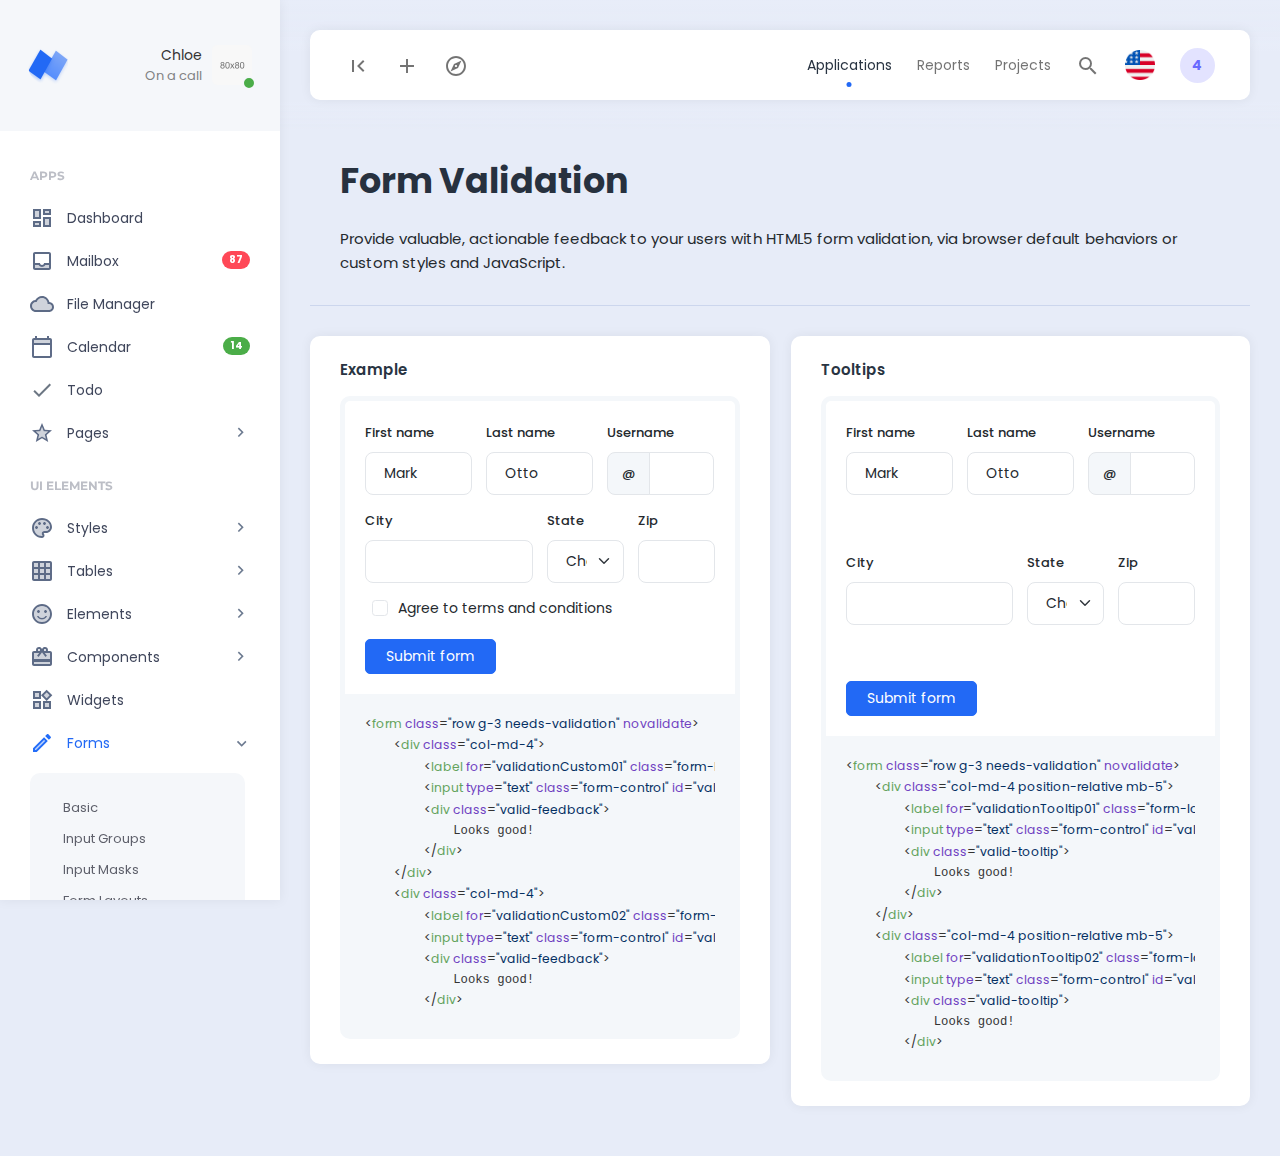
<file: templates/admin1/forms-validation.html>
<!DOCTYPE html>
<html lang="en">

<head>
    <meta charset="utf-8">
    <meta http-equiv="X-UA-Compatible" content="IE=edge">
    <meta name="viewport" content="width=device-width, initial-scale=1">
    <meta name="description" content="Responsive Admin Dashboard Template">
    <meta name="keywords" content="admin,dashboard">
    <meta name="author" content="stacks">
    <!-- The above 6 meta tags *must* come first in the head; any other head content must come *after* these tags -->

    <!-- Title -->
    <title>Neptune - Responsive Admin Dashboard Template</title>

    <!-- Styles -->
    <link rel="preconnect" href="https://fonts.gstatic.com">
    <link href="https://fonts.googleapis.com/css2?family=Poppins:wght@300;400;500;600;700&display=swap" rel="stylesheet">
    <link href="https://fonts.googleapis.com/css2?family=Montserrat:wght@100;300;400;500;600;700;800&display=swap" rel="stylesheet">
    <link href="https://fonts.googleapis.com/css?family=Material+Icons|Material+Icons+Outlined|Material+Icons+Two+Tone|Material+Icons+Round|Material+Icons+Sharp" rel="stylesheet">
    <link href="../../assets/plugins/bootstrap/css/bootstrap.min.css" rel="stylesheet">
    <link href="../../assets/plugins/perfectscroll/perfect-scrollbar.css" rel="stylesheet">
    <link href="../../assets/plugins/pace/pace.css" rel="stylesheet">
    <link href="../../assets/plugins/highlight/styles/github-gist.css" rel="stylesheet">


    <!-- Theme Styles -->
    <link href="../../assets/css/main.min.css" rel="stylesheet">
    <link href="../../assets/css/custom.css" rel="stylesheet">

    <link rel="icon" type="image/png" sizes="32x32" href="../../assets/images/neptune.png" />
    <link rel="icon" type="image/png" sizes="16x16" href="../../assets/images/neptune.png" />

    <!-- HTML5 shim and Respond.js for IE8 support of HTML5 elements and media queries -->
    <!-- WARNING: Respond.js doesn't work if you view the page via file:// -->
    <!--[if lt IE 9]>
        <script src="https://oss.maxcdn.com/html5shiv/3.7.3/html5shiv.min.js"></script>
        <script src="https://oss.maxcdn.com/respond/1.4.2/respond.min.js"></script>
        <![endif]-->
</head>

<body>
    <div class="app align-content-stretch d-flex flex-wrap">
        <div class="app-sidebar">
            <div class="logo">
                <a href="index.html" class="logo-icon"><span class="logo-text">Neptune</span></a>
                <div class="sidebar-user-switcher user-activity-online">
                    <a href="#">
                        <img src="../../assets/images/avatars/avatar.png">
                        <span class="activity-indicator"></span>
                        <span class="user-info-text">Chloe<br><span class="user-state-info">On a call</span></span>
                    </a>
                </div>
            </div>
            <div class="app-menu">
                <ul class="accordion-menu">
                    <li class="sidebar-title">
                        Apps
                    </li>
                    <li>
                        <a href="index.html"><i class="material-icons-two-tone">dashboard</i>Dashboard</a>
                    </li>
                    <li>
                        <a href="mailbox.html"><i class="material-icons-two-tone">inbox</i>Mailbox<span class="badge rounded-pill badge-danger float-end">87</span></a>
                    </li>
                    <li>
                        <a href="file-manager.html"><i class="material-icons-two-tone">cloud_queue</i>File Manager</a>
                    </li>
                    <li>
                        <a href="calendar.html"><i class="material-icons-two-tone">calendar_today</i>Calendar<span class="badge rounded-pill badge-success float-end">14</span></a>
                    </li>
                    <li>
                        <a href="todo.html"><i class="material-icons-two-tone">done</i>Todo</a>
                    </li>
                    <li>
                        <a href=""><i class="material-icons-two-tone">star</i>Pages<i class="material-icons has-sub-menu">keyboard_arrow_right</i></a>
                        <ul class="sub-menu">
                            <li>
                                <a href="pricing.html">Pricing</a>
                            </li>
                            <li>
                                <a href="invoice.html">Invoice</a>
                            </li>
                            <li>
                                <a href="settings.html">Settings</a>
                            </li>
                            <li>
                                <a href="#">Authentication<i class="material-icons has-sub-menu">keyboard_arrow_right</i></a>
                                <ul class="sub-menu">
                                    <li>
                                        <a href="sign-in.html">Sign In</a>
                                    </li>
                                    <li>
                                        <a href="sign-up.html">Sign Up</a>
                                    </li>
                                    <li>
                                        <a href="lock-screen.html">Lock Screen</a>
                                    </li>
                                </ul>
                            </li>
                            <li>
                                <a href="error.html">Error</a>
                            </li>
                        </ul>
                    </li>
                    <li class="sidebar-title">
                        UI Elements
                    </li>
                    <li>
                        <a href="#"><i class="material-icons-two-tone">color_lens</i>Styles<i class="material-icons has-sub-menu">keyboard_arrow_right</i></a>
                        <ul class="sub-menu">
                            <li>
                                <a href="styles-typography.html">Typography</a>
                            </li>
                            <li>
                                <a href="styles-code.html">Code</a>
                            </li>
                            <li>
                                <a href="styles-icons.html">Icons</a>
                            </li>
                        </ul>
                    </li>
                    <li>
                        <a href="#"><i class="material-icons-two-tone">grid_on</i>Tables<i class="material-icons has-sub-menu">keyboard_arrow_right</i></a>
                        <ul class="sub-menu">
                            <li>
                                <a href="tables-basic.html">Basic</a>
                            </li>
                            <li>
                                <a href="tables-datatable.html">DataTable</a>
                            </li>
                        </ul>
                    </li>
                    <li>
                        <a href=""><i class="material-icons-two-tone">sentiment_satisfied_alt</i>Elements<i class="material-icons has-sub-menu">keyboard_arrow_right</i></a>
                        <ul class="sub-menu">
                            <li>
                                <a href="ui-alerts.html">Alerts</a>
                            </li>
                            <li>
                                <a href="ui-avatars.html">Avatars</a>
                            </li>
                            <li>
                                <a href="ui-badge.html">Badge</a>
                            </li>
                            <li>
                                <a href="ui-breadcrumbs.html">Breadcrumbs</a>
                            </li>
                            <li>
                                <a href="ui-buttons.html">Buttons</a>
                            </li>
                            <li>
                                <a href="ui-button-groups.html">Button Groups</a>
                            </li>
                            <li>
                                <a href="ui-collapse.html">Collapse</a>
                            </li>
                            <li>
                                <a href="ui-dropdown.html">Dropdown</a>
                            </li>
                            <li>
                                <a href="ui-images.html">Images</a>
                            </li>
                            <li>
                                <a href="ui-pagination.html">Pagination</a>
                            </li>
                            <li>
                                <a href="ui-popovers.html">Popovers</a>
                            </li>
                            <li>
                                <a href="ui-progress.html">Progress</a>
                            </li>
                            <li>
                                <a href="ui-spinners.html">Spinners</a>
                            </li>
                            <li>
                                <a href="ui-toast.html">Toast</a>
                            </li>
                            <li>
                                <a href="ui-tooltips.html">Tooltips</a>
                            </li>
                        </ul>
                    </li>
                    <li>
                        <a href="#"><i class="material-icons-two-tone">card_giftcard</i>Components<i class="material-icons has-sub-menu">keyboard_arrow_right</i></a>
                        <ul class="sub-menu">
                            <li>
                                <a href="components-accordions.html">Accordions</a>
                            </li>
                            <li>
                                <a href="components-block-ui.html">Block UI</a>
                            </li>
                            <li>
                                <a href="components-cards.html">Cards</a>
                            </li>
                            <li>
                                <a href="components-carousel.html">Carousel</a>
                            </li>
                            <li>
                                <a href="components-countdown.html">Countdown</a>
                            </li>
                            <li>
                                <a href="components-lightbox.html">Lightbox</a>
                            </li>
                            <li>
                                <a href="components-lists.html">Lists</a>
                            </li>
                            <li>
                                <a href="components-modals.html">Modals</a>
                            </li>
                            <li>
                                <a href="components-tabs.html">Tabs</a>
                            </li>
                            <li>
                                <a href="components-session-timeout.html">Session Timeout</a>
                            </li>
                        </ul>
                    </li>
                    <li>
                        <a href="widgets.html"><i class="material-icons-two-tone">widgets</i>Widgets</a>
                    </li>
                    <li class="active-page">
                        <a href="#"><i class="material-icons-two-tone">edit</i>Forms<i class="material-icons has-sub-menu">keyboard_arrow_right</i></a>
                        <ul class="sub-menu">
                            <li>
                                <a href="forms-basic.html">Basic</a>
                            </li>
                            <li>
                                <a href="forms-input-groups.html">Input Groups</a>
                            </li>
                            <li>
                                <a href="forms-input-masks.html">Input Masks</a>
                            </li>
                            <li>
                                <a href="forms-layouts.html">Form Layouts</a>
                            </li>
                            <li>
                                <a href="forms-validation.html" class="active">Form Validation</a>
                            </li>
                            <li>
                                <a href="forms-file-upload.html">File Upload</a>
                            </li>
                            <li>
                                <a href="forms-text-editor.html">Text Editor</a>
                            </li>
                            <li>
                                <a href="forms-datepickers.html">Datepickers</a>
                            </li>
                            <li>
                                <a href="forms-select2.html">Select2</a>
                            </li>
                        </ul>
                    </li>
                    <li>
                        <a href="#"><i class="material-icons-two-tone">analytics</i>Charts<i class="material-icons has-sub-menu">keyboard_arrow_right</i></a>
                        <ul class="sub-menu">
                            <li>
                                <a href="charts-apex.html">Apex</a>
                            </li>
                            <li>
                                <a href="charts-chartjs.html">ChartJS</a>
                            </li>
                        </ul>
                    </li>
                    <li class="sidebar-title">
                        Layout
                    </li>
                    <li>
                        <a href="#"><i class="material-icons-two-tone">view_agenda</i>Content<i class="material-icons has-sub-menu">keyboard_arrow_right</i></a>
                        <ul class="sub-menu">
                            <li>
                                <a href="content-page-headings.html">Page Headings</a>
                            </li>
                            <li>
                                <a href="content-section-headings.html">Section Headings</a>
                            </li>
                            <li>
                                <a href="content-left-menu.html">Left Menu</a>
                            </li>
                            <li>
                                <a href="content-right-menu.html">Right Menu</a>
                            </li>
                            <li>
                                <a href="content-boxed-content.html">Boxed Content</a>
                            </li>
                        </ul>
                    </li>
                    <li>
                        <a href="#"><i class="material-icons-two-tone">menu</i>Menu<i class="material-icons has-sub-menu">keyboard_arrow_right</i></a>
                        <ul class="sub-menu">
                            <li>
                                <a href="menu-off-canvas.html">Off-Canvas</a>
                            </li>
                            <li>
                                <a href="menu-standard.html">Standard</a>
                            </li>
                            <li>
                                <a href="menu-dark-sidebar.html">Dark Sidebar</a>
                            </li>
                            <li>
                                <a href="menu-hover-menu.html">Hover Menu</a>
                            </li>
                            <li>
                                <a href="menu-colored-sidebar.html">Colored Sidebar</a>
                            </li>
                        </ul>
                    </li>
                    <li>
                        <a href="#"><i class="material-icons-two-tone">view_day</i>Header<i class="material-icons has-sub-menu">keyboard_arrow_right</i></a>
                        <ul class="sub-menu">
                            <li>
                                <a href="header-basic.html">Basic</a>
                            </li>
                            <li>
                                <a href="header-full-width.html">Full-width</a>
                            </li>
                            <li>
                                <a href="header-transparent.html">Transparent</a>
                            </li>
                            <li>
                                <a href="header-large.html">Large</a>
                            </li>
                            <li>
                                <a href="header-colorful.html">Colorful</a>
                            </li>
                        </ul>
                    </li>
                    <li class="sidebar-title">
                        Other
                    </li>
                    <li>
                        <a href="#"><i class="material-icons-two-tone">bookmark</i>Documentation</a>
                    </li>
                    <li>
                        <a href="#"><i class="material-icons-two-tone">access_time</i>Change Log</a>
                    </li>
                </ul>
            </div>
        </div>
        <div class="app-container">
            <div class="search">
                <form>
                    <input class="form-control" type="text" placeholder="Type here..." aria-label="Search">
                </form>
                <a href="#" class="toggle-search"><i class="material-icons">close</i></a>
            </div>
            <div class="app-header">
                <nav class="navbar navbar-light navbar-expand-lg">
                    <div class="container-fluid">
                        <div class="navbar-nav" id="navbarNav">
                            <ul class="navbar-nav">
                                <li class="nav-item">
                                    <a class="nav-link hide-sidebar-toggle-button" href="#"><i class="material-icons">first_page</i></a>
                                </li>
                                <li class="nav-item dropdown hidden-on-mobile">
                                    <a class="nav-link dropdown-toggle" href="#" id="addDropdownLink" role="button" data-bs-toggle="dropdown" aria-expanded="false">
                                        <i class="material-icons">add</i>
                                    </a>
                                    <ul class="dropdown-menu" aria-labelledby="addDropdownLink">
                                        <li><a class="dropdown-item" href="#">New Workspace</a></li>
                                        <li><a class="dropdown-item" href="#">New Board</a></li>
                                        <li><a class="dropdown-item" href="#">Create Project</a></li>
                                    </ul>
                                </li>
                                <li class="nav-item dropdown hidden-on-mobile">
                                    <a class="nav-link dropdown-toggle" href="#" id="exploreDropdownLink" role="button" data-bs-toggle="dropdown" aria-expanded="false">
                                        <i class="material-icons-outlined">explore</i>
                                    </a>
                                    <ul class="dropdown-menu dropdown-lg large-items-menu" aria-labelledby="exploreDropdownLink">
                                        <li>
                                            <h6 class="dropdown-header">Repositories</h6>
                                        </li>
                                        <li>
                                            <a class="dropdown-item" href="#">
                                                <h5 class="dropdown-item-title">
                                                    Neptune iOS
                                                    <span class="badge badge-warning">1.0.2</span>
                                                    <span class="hidden-helper-text">switch<i class="material-icons">keyboard_arrow_right</i></span>
                                                </h5>
                                                <span class="dropdown-item-description">Lorem Ipsum is simply dummy text of the printing and typesetting industry.</span>
                                            </a>
                                        </li>
                                        <li>
                                            <a class="dropdown-item" href="#">
                                                <h5 class="dropdown-item-title">
                                                    Neptune Android
                                                    <span class="badge badge-info">dev</span>
                                                    <span class="hidden-helper-text">switch<i class="material-icons">keyboard_arrow_right</i></span>
                                                </h5>
                                                <span class="dropdown-item-description">Lorem Ipsum is simply dummy text of the printing and typesetting industry.</span>
                                            </a>
                                        </li>
                                        <li class="dropdown-btn-item d-grid">
                                            <button class="btn btn-primary">Create new repository</button>
                                        </li>
                                    </ul>
                                </li>
                            </ul>
            
                        </div>
                        <div class="d-flex">
                            <ul class="navbar-nav">
                                <li class="nav-item hidden-on-mobile">
                                    <a class="nav-link active" href="#">Applications</a>
                                </li>
                                <li class="nav-item hidden-on-mobile">
                                    <a class="nav-link" href="#">Reports</a>
                                </li>
                                <li class="nav-item hidden-on-mobile">
                                    <a class="nav-link" href="#">Projects</a>
                                </li>
                                <li class="nav-item">
                                    <a class="nav-link toggle-search" href="#"><i class="material-icons">search</i></a>
                                </li>
                                <li class="nav-item hidden-on-mobile">
                                    <a class="nav-link language-dropdown-toggle" href="#" id="languageDropDown" data-bs-toggle="dropdown"><img src="../../assets/images/flags/us.png" alt=""></a>
                                        <ul class="dropdown-menu dropdown-menu-end language-dropdown" aria-labelledby="languageDropDown">
                                            <li><a class="dropdown-item" href="#"><img src="../../assets/images/flags/germany.png" alt="">German</a></li>
                                            <li><a class="dropdown-item" href="#"><img src="../../assets/images/flags/italy.png" alt="">Italian</a></li>
                                            <li><a class="dropdown-item" href="#"><img src="../../assets/images/flags/china.png" alt="">Chinese</a></li>
                                        </ul>
                                </li>
                                <li class="nav-item hidden-on-mobile">
                                    <a class="nav-link nav-notifications-toggle" id="notificationsDropDown" href="#" data-bs-toggle="dropdown">4</a>
                                    <div class="dropdown-menu dropdown-menu-end notifications-dropdown" aria-labelledby="notificationsDropDown">
                                        <h6 class="dropdown-header">Notifications</h6>
                                        <div class="notifications-dropdown-list">
                                            <a href="#">
                                                <div class="notifications-dropdown-item">
                                                    <div class="notifications-dropdown-item-image">
                                                        <span class="notifications-badge bg-info text-white">
                                                            <i class="material-icons-outlined">campaign</i>
                                                        </span>
                                                    </div>
                                                    <div class="notifications-dropdown-item-text">
                                                        <p class="bold-notifications-text">Donec tempus nisi sed erat vestibulum, eu suscipit ex laoreet</p>
                                                        <small>19:00</small>
                                                    </div>
                                                </div>
                                            </a>
                                            <a href="#">
                                                <div class="notifications-dropdown-item">
                                                    <div class="notifications-dropdown-item-image">
                                                        <span class="notifications-badge bg-danger text-white">
                                                            <i class="material-icons-outlined">bolt</i>
                                                        </span>
                                                    </div>
                                                    <div class="notifications-dropdown-item-text">
                                                        <p class="bold-notifications-text">Quisque ligula dui, tincidunt nec pharetra eu, fringilla quis mauris</p>
                                                        <small>18:00</small>
                                                    </div>
                                                </div>
                                            </a>
                                            <a href="#">
                                                <div class="notifications-dropdown-item">
                                                    <div class="notifications-dropdown-item-image">
                                                        <span class="notifications-badge bg-success text-white">
                                                            <i class="material-icons-outlined">alternate_email</i>
                                                        </span>
                                                    </div>
                                                    <div class="notifications-dropdown-item-text">
                                                        <p>Nulla id libero mattis justo euismod congue in et metus</p>
                                                        <small>yesterday</small>
                                                    </div>
                                                </div>
                                            </a>
                                            <a href="#">
                                                <div class="notifications-dropdown-item">
                                                    <div class="notifications-dropdown-item-image">
                                                        <span class="notifications-badge">
                                                            <img src="../../assets/images/avatars/avatar.png" alt="">
                                                        </span>
                                                    </div>
                                                    <div class="notifications-dropdown-item-text">
                                                        <p>Praesent sodales lobortis velit ac pellentesque</p>
                                                        <small>yesterday</small>
                                                    </div>
                                                </div>
                                            </a>
                                            <a href="#">
                                                <div class="notifications-dropdown-item">
                                                    <div class="notifications-dropdown-item-image">
                                                        <span class="notifications-badge">
                                                            <img src="../../assets/images/avatars/avatar.png" alt="">
                                                        </span>
                                                    </div>
                                                    <div class="notifications-dropdown-item-text">
                                                        <p>Praesent lacinia ante eget tristique mattis. Nam sollicitudin velit sit amet auctor porta</p>
                                                        <small>yesterday</small>
                                                    </div>
                                                </div>
                                            </a>
                                        </div>
                                    </div>
                                </li>
                            </ul>
                        </div>
                    </div>
                </nav>
            </div>
            <div class="app-content">
                <div class="content-wrapper">
                    <div class="container-fluid">
                        <div class="row">
                            <div class="col">
                                <div class="page-description">
                                    <h1>Form Validation</h1>
                                    <span>Provide valuable, actionable feedback to your users with HTML5 form validation, via browser default behaviors or custom styles and JavaScript.</span>
                                </div>
                            </div>
                        </div>
                        <div class="row">
                            <div class="col-md-6">
                                <div class="card">
                                    <div class="card-header">
                                        <h5 class="card-title">Example</h5>
                                    </div>
                                    <div class="card-body">
                                        <div class="example-container">
                                            <div class="example-content">
                                                <form class="row g-3 needs-validation" novalidate>
                                                    <div class="col-md-4">
                                                        <label for="validationCustom01" class="form-label">First name</label>
                                                        <input type="text" class="form-control" id="validationCustom01" value="Mark" required>
                                                        <div class="valid-feedback">
                                                            Looks good!
                                                        </div>
                                                    </div>
                                                    <div class="col-md-4">
                                                        <label for="validationCustom02" class="form-label">Last name</label>
                                                        <input type="text" class="form-control" id="validationCustom02" value="Otto" required>
                                                        <div class="valid-feedback">
                                                            Looks good!
                                                        </div>
                                                    </div>
                                                    <div class="col-md-4">
                                                        <label for="validationCustomUsername" class="form-label">Username</label>
                                                        <div class="input-group has-validation">
                                                            <span class="input-group-text" id="inputGroupPrepend">@</span>
                                                            <input type="text" class="form-control" id="validationCustomUsername" aria-describedby="inputGroupPrepend" required>
                                                            <div class="invalid-feedback">
                                                                Please choose a username.
                                                            </div>
                                                        </div>
                                                    </div>
                                                    <div class="col-md-6">
                                                        <label for="validationCustom03" class="form-label">City</label>
                                                        <input type="text" class="form-control" id="validationCustom03" required>
                                                        <div class="invalid-feedback">
                                                            Please provide a valid city.
                                                        </div>
                                                    </div>
                                                    <div class="col-md-3">
                                                        <label for="validationCustom04" class="form-label">State</label>
                                                        <select class="form-select" id="validationCustom04" required>
                                                            <option selected disabled value="">Choose...</option>
                                                            <option>...</option>
                                                        </select>
                                                        <div class="invalid-feedback">
                                                            Please select a valid state.
                                                        </div>
                                                    </div>
                                                    <div class="col-md-3">
                                                        <label for="validationCustom05" class="form-label">Zip</label>
                                                        <input type="text" class="form-control" id="validationCustom05" required>
                                                        <div class="invalid-feedback">
                                                            Please provide a valid zip.
                                                        </div>
                                                    </div>
                                                    <div class="col-12">
                                                        <div class="form-check">
                                                            <input class="form-check-input" type="checkbox" value="" id="invalidCheck" required>
                                                            <label class="form-check-label" for="invalidCheck">
                                                                Agree to terms and conditions
                                                            </label>
                                                            <div class="invalid-feedback">
                                                                You must agree before submitting.
                                                            </div>
                                                        </div>
                                                    </div>
                                                    <div class="col-12">
                                                        <button class="btn btn-primary" type="submit">Submit form</button>
                                                    </div>
                                                </form>
                                            </div>
                                            <div class="example-code">
                                                <pre><code class="html">&lt;form class=&quot;row g-3 needs-validation&quot; novalidate&gt;
    &lt;div class=&quot;col-md-4&quot;&gt;
        &lt;label for=&quot;validationCustom01&quot; class=&quot;form-label&quot;&gt;First name&lt;/label&gt;
        &lt;input type=&quot;text&quot; class=&quot;form-control&quot; id=&quot;validationCustom01&quot; value=&quot;Mark&quot; required&gt;
        &lt;div class=&quot;valid-feedback&quot;&gt;
            Looks good!
        &lt;/div&gt;
    &lt;/div&gt;
    &lt;div class=&quot;col-md-4&quot;&gt;
        &lt;label for=&quot;validationCustom02&quot; class=&quot;form-label&quot;&gt;Last name&lt;/label&gt;
        &lt;input type=&quot;text&quot; class=&quot;form-control&quot; id=&quot;validationCustom02&quot; value=&quot;Otto&quot; required&gt;
        &lt;div class=&quot;valid-feedback&quot;&gt;
            Looks good!
        &lt;/div&gt;
    &lt;/div&gt;
    &lt;div class=&quot;col-md-4&quot;&gt;
        &lt;label for=&quot;validationCustomUsername&quot; class=&quot;form-label&quot;&gt;Username&lt;/label&gt;
        &lt;div class=&quot;input-group has-validation&quot;&gt;
            &lt;span class=&quot;input-group-text&quot; id=&quot;inputGroupPrepend&quot;&gt;@&lt;/span&gt;
            &lt;input type=&quot;text&quot; class=&quot;form-control&quot; id=&quot;validationCustomUsername&quot; aria-describedby=&quot;inputGroupPrepend&quot; required&gt;
            &lt;div class=&quot;invalid-feedback&quot;&gt;
                Please choose a username.
            &lt;/div&gt;
        &lt;/div&gt;
    &lt;/div&gt;
    &lt;div class=&quot;col-md-6&quot;&gt;
        &lt;label for=&quot;validationCustom03&quot; class=&quot;form-label&quot;&gt;City&lt;/label&gt;
        &lt;input type=&quot;text&quot; class=&quot;form-control&quot; id=&quot;validationCustom03&quot; required&gt;
        &lt;div class=&quot;invalid-feedback&quot;&gt;
            Please provide a valid city.
        &lt;/div&gt;
    &lt;/div&gt;
    &lt;div class=&quot;col-md-3&quot;&gt;
        &lt;label for=&quot;validationCustom04&quot; class=&quot;form-label&quot;&gt;State&lt;/label&gt;
        &lt;select class=&quot;form-select&quot; id=&quot;validationCustom04&quot; required&gt;
            &lt;option selected disabled value=&quot;&quot;&gt;Choose...&lt;/option&gt;
            &lt;option&gt;...&lt;/option&gt;
        &lt;/select&gt;
        &lt;div class=&quot;invalid-feedback&quot;&gt;
            Please select a valid state.
        &lt;/div&gt;
    &lt;/div&gt;
    &lt;div class=&quot;col-md-3&quot;&gt;
        &lt;label for=&quot;validationCustom05&quot; class=&quot;form-label&quot;&gt;Zip&lt;/label&gt;
        &lt;input type=&quot;text&quot; class=&quot;form-control&quot; id=&quot;validationCustom05&quot; required&gt;
        &lt;div class=&quot;invalid-feedback&quot;&gt;
            Please provide a valid zip.
        &lt;/div&gt;
    &lt;/div&gt;
    &lt;div class=&quot;col-12&quot;&gt;
        &lt;div class=&quot;form-check&quot;&gt;
            &lt;input class=&quot;form-check-input&quot; type=&quot;checkbox&quot; value=&quot;&quot; id=&quot;invalidCheck&quot; required&gt;
            &lt;label class=&quot;form-check-label&quot; for=&quot;invalidCheck&quot;&gt;
                Agree to terms and conditions
            &lt;/label&gt;
            &lt;div class=&quot;invalid-feedback&quot;&gt;
                You must agree before submitting.
            &lt;/div&gt;
        &lt;/div&gt;
    &lt;/div&gt;
    &lt;div class=&quot;col-12&quot;&gt;
        &lt;button class=&quot;btn btn-primary&quot; type=&quot;submit&quot;&gt;Submit form&lt;/button&gt;
    &lt;/div&gt;
&lt;/form&gt;</code></pre>
                                            </div>
                                        </div>
                                    </div>
                                </div>
                            </div>
                            <div class="col-md-6">
                                <div class="card">
                                    <div class="card-header">
                                        <h5 class="card-title">Tooltips</h5>
                                    </div>
                                    <div class="card-body">
                                        <div class="example-container">
                                            <div class="example-content">
                                                <form class="row g-3 needs-validation" novalidate>
                                                    <div class="col-md-4 position-relative mb-5">
                                                        <label for="validationTooltip01" class="form-label">First name</label>
                                                        <input type="text" class="form-control" id="validationTooltip01" value="Mark" required>
                                                        <div class="valid-tooltip">
                                                            Looks good!
                                                        </div>
                                                    </div>
                                                    <div class="col-md-4 position-relative mb-5">
                                                        <label for="validationTooltip02" class="form-label">Last name</label>
                                                        <input type="text" class="form-control" id="validationTooltip02" value="Otto" required>
                                                        <div class="valid-tooltip">
                                                            Looks good!
                                                        </div>
                                                    </div>
                                                    <div class="col-md-4 position-relative mb-5">
                                                        <label for="validationTooltipUsername" class="form-label">Username</label>
                                                        <div class="input-group has-validation">
                                                            <span class="input-group-text" id="validationTooltipUsernamePrepend">@</span>
                                                            <input type="text" class="form-control" id="validationTooltipUsername" aria-describedby="validationTooltipUsernamePrepend" required>
                                                            <div class="invalid-tooltip">
                                                                Please choose a unique and valid username.
                                                            </div>
                                                        </div>
                                                    </div>
                                                    <div class="col-md-6 position-relative mb-5">
                                                        <label for="validationTooltip03" class="form-label">City</label>
                                                        <input type="text" class="form-control" id="validationTooltip03" required>
                                                        <div class="invalid-tooltip">
                                                            Please provide a valid city.
                                                        </div>
                                                    </div>
                                                    <div class="col-md-3 position-relative mb-5">
                                                        <label for="validationTooltip04" class="form-label">State</label>
                                                        <select class="form-select" id="validationTooltip04" required>
                                                            <option selected disabled value="">Choose...</option>
                                                            <option>...</option>
                                                        </select>
                                                        <div class="invalid-tooltip">
                                                            Please select a valid state.
                                                        </div>
                                                    </div>
                                                    <div class="col-md-3 position-relative mb-5">
                                                        <label for="validationTooltip05" class="form-label">Zip</label>
                                                        <input type="text" class="form-control" id="validationTooltip05" required>
                                                        <div class="invalid-tooltip">
                                                            Please provide a valid zip.
                                                        </div>
                                                    </div>
                                                    <div class="col-12">
                                                        <button class="btn btn-primary" type="submit">Submit form</button>
                                                    </div>
                                                </form>
                                            </div>
                                            <div class="example-code">
                                                <pre><code class="html">&lt;form class=&quot;row g-3 needs-validation&quot; novalidate&gt;
    &lt;div class=&quot;col-md-4 position-relative mb-5&quot;&gt;
        &lt;label for=&quot;validationTooltip01&quot; class=&quot;form-label&quot;&gt;First name&lt;/label&gt;
        &lt;input type=&quot;text&quot; class=&quot;form-control&quot; id=&quot;validationTooltip01&quot; value=&quot;Mark&quot; required&gt;
        &lt;div class=&quot;valid-tooltip&quot;&gt;
            Looks good!
        &lt;/div&gt;
    &lt;/div&gt;
    &lt;div class=&quot;col-md-4 position-relative mb-5&quot;&gt;
        &lt;label for=&quot;validationTooltip02&quot; class=&quot;form-label&quot;&gt;Last name&lt;/label&gt;
        &lt;input type=&quot;text&quot; class=&quot;form-control&quot; id=&quot;validationTooltip02&quot; value=&quot;Otto&quot; required&gt;
        &lt;div class=&quot;valid-tooltip&quot;&gt;
            Looks good!
        &lt;/div&gt;
    &lt;/div&gt;
    &lt;div class=&quot;col-md-4 position-relative mb-5&quot;&gt;
        &lt;label for=&quot;validationTooltipUsername&quot; class=&quot;form-label&quot;&gt;Username&lt;/label&gt;
        &lt;div class=&quot;input-group has-validation&quot;&gt;
            &lt;span class=&quot;input-group-text&quot; id=&quot;validationTooltipUsernamePrepend&quot;&gt;@&lt;/span&gt;
            &lt;input type=&quot;text&quot; class=&quot;form-control&quot; id=&quot;validationTooltipUsername&quot; aria-describedby=&quot;validationTooltipUsernamePrepend&quot; required&gt;
            &lt;div class=&quot;invalid-tooltip&quot;&gt;
                Please choose a unique and valid username.
            &lt;/div&gt;
        &lt;/div&gt;
    &lt;/div&gt;
    &lt;div class=&quot;col-md-6 position-relative mb-5&quot;&gt;
        &lt;label for=&quot;validationTooltip03&quot; class=&quot;form-label&quot;&gt;City&lt;/label&gt;
        &lt;input type=&quot;text&quot; class=&quot;form-control&quot; id=&quot;validationTooltip03&quot; required&gt;
        &lt;div class=&quot;invalid-tooltip&quot;&gt;
            Please provide a valid city.
        &lt;/div&gt;
    &lt;/div&gt;
    &lt;div class=&quot;col-md-3 position-relative mb-5&quot;&gt;
        &lt;label for=&quot;validationTooltip04&quot; class=&quot;form-label&quot;&gt;State&lt;/label&gt;
        &lt;select class=&quot;form-select&quot; id=&quot;validationTooltip04&quot; required&gt;
            &lt;option selected disabled value=&quot;&quot;&gt;Choose...&lt;/option&gt;
            &lt;option&gt;...&lt;/option&gt;
        &lt;/select&gt;
        &lt;div class=&quot;invalid-tooltip&quot;&gt;
            Please select a valid state.
        &lt;/div&gt;
    &lt;/div&gt;
    &lt;div class=&quot;col-md-3 position-relative mb-5&quot;&gt;
        &lt;label for=&quot;validationTooltip05&quot; class=&quot;form-label&quot;&gt;Zip&lt;/label&gt;
        &lt;input type=&quot;text&quot; class=&quot;form-control&quot; id=&quot;validationTooltip05&quot; required&gt;
        &lt;div class=&quot;invalid-tooltip&quot;&gt;
            Please provide a valid zip.
        &lt;/div&gt;
    &lt;/div&gt;
    &lt;div class=&quot;col-12&quot;&gt;
        &lt;button class=&quot;btn btn-primary&quot; type=&quot;submit&quot;&gt;Submit form&lt;/button&gt;
    &lt;/div&gt;
&lt;/form&gt;</code></pre>
                                            </div>
                                        </div>
                                    </div>
                                </div>
                            </div>
                        </div>
                    </div>
                </div>
            </div>
        </div>
    </div>

    <!-- Javascripts -->
    <script src="../../assets/plugins/jquery/jquery-3.5.1.min.js"></script>
    <script src="../../assets/plugins/bootstrap/js/popper.min.js"></script>
    <script src="../../assets/plugins/bootstrap/js/bootstrap.min.js"></script>
    <script src="../../assets/plugins/perfectscroll/perfect-scrollbar.min.js"></script>
    <script src="../../assets/plugins/pace/pace.min.js"></script>
    <script src="../../assets/plugins/highlight/highlight.pack.js"></script>
    <script src="../../assets/js/main.min.js"></script>
    <script src="../../assets/js/custom.js"></script>
</body>

</html>
</file>
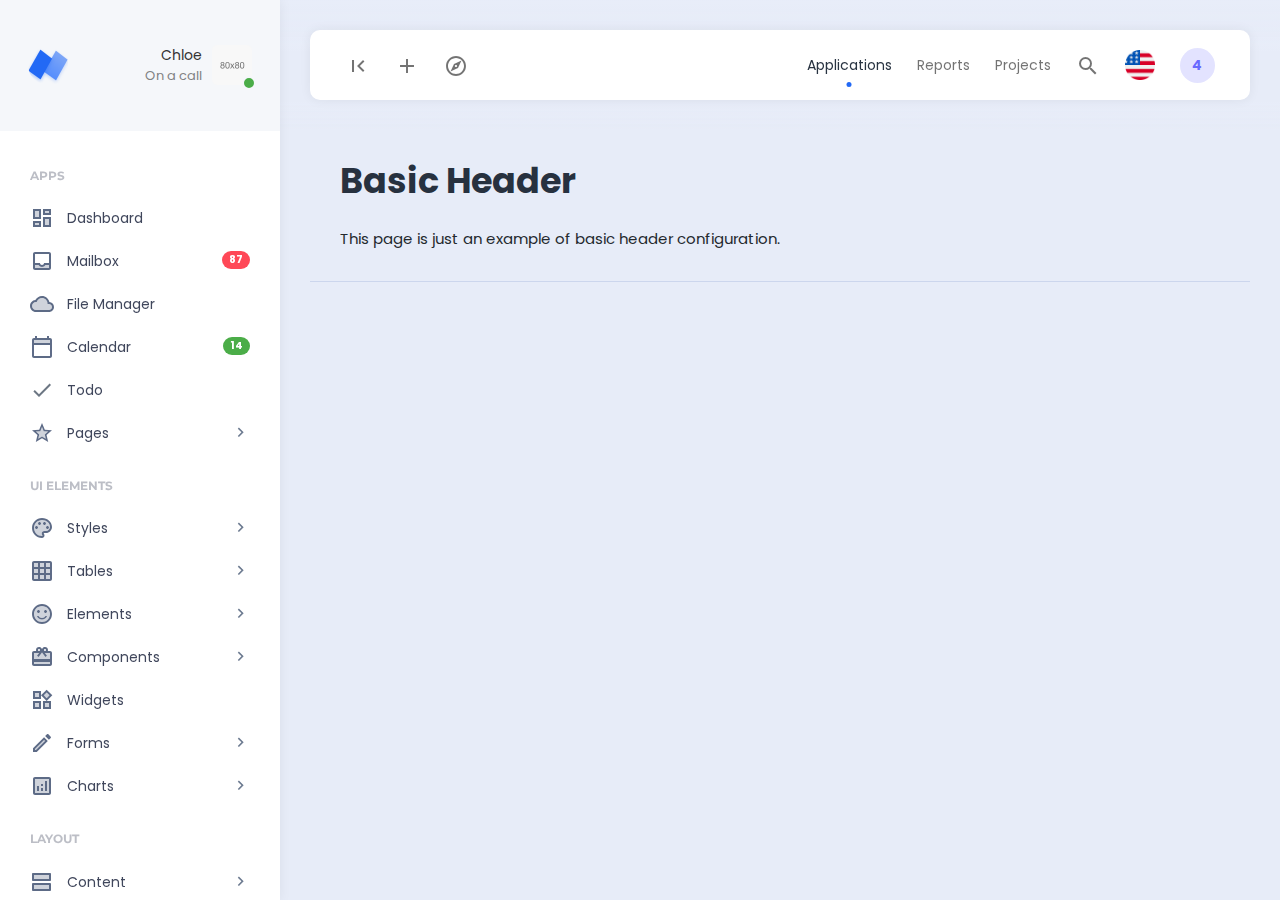
<file: templates/admin1/header-basic.html>
<!DOCTYPE html>
<html lang="en">

<head>
    <meta charset="utf-8">
    <meta http-equiv="X-UA-Compatible" content="IE=edge">
    <meta name="viewport" content="width=device-width, initial-scale=1">
    <meta name="description" content="Responsive Admin Dashboard Template">
    <meta name="keywords" content="admin,dashboard">
    <meta name="author" content="stacks">
    <!-- The above 6 meta tags *must* come first in the head; any other head content must come *after* these tags -->

    <!-- Title -->
    <title>Neptune - Responsive Admin Dashboard Template</title>

    <!-- Styles -->
    <link rel="preconnect" href="https://fonts.gstatic.com">
    <link href="https://fonts.googleapis.com/css2?family=Poppins:wght@300;400;500;600;700&display=swap" rel="stylesheet">
    <link href="https://fonts.googleapis.com/css2?family=Montserrat:wght@100;300;400;500;600;700;800&display=swap" rel="stylesheet">
    <link href="https://fonts.googleapis.com/css?family=Material+Icons|Material+Icons+Outlined|Material+Icons+Two+Tone|Material+Icons+Round|Material+Icons+Sharp" rel="stylesheet">
    <link href="../../assets/plugins/bootstrap/css/bootstrap.min.css" rel="stylesheet">
    <link href="../../assets/plugins/perfectscroll/perfect-scrollbar.css" rel="stylesheet">
    <link href="../../assets/plugins/pace/pace.css" rel="stylesheet">
    <link href="../../assets/plugins/highlight/styles/github-gist.css" rel="stylesheet">


    <!-- Theme Styles -->
    <link href="../../assets/css/main.min.css" rel="stylesheet">
    <link href="../../assets/css/custom.css" rel="stylesheet">

    <link rel="icon" type="image/png" sizes="32x32" href="../../assets/images/neptune.png" />
    <link rel="icon" type="image/png" sizes="16x16" href="../../assets/images/neptune.png" />

    <!-- HTML5 shim and Respond.js for IE8 support of HTML5 elements and media queries -->
    <!-- WARNING: Respond.js doesn't work if you view the page via file:// -->
    <!--[if lt IE 9]>
        <script src="https://oss.maxcdn.com/html5shiv/3.7.3/html5shiv.min.js"></script>
        <script src="https://oss.maxcdn.com/respond/1.4.2/respond.min.js"></script>
        <![endif]-->
</head>

<body>
    <div class="app align-content-stretch d-flex flex-wrap">
        <div class="app-sidebar">
            <div class="logo">
                <a href="index.html" class="logo-icon"><span class="logo-text">Neptune</span></a>
                <div class="sidebar-user-switcher user-activity-online">
                    <a href="#">
                        <img src="../../assets/images/avatars/avatar.png">
                        <span class="activity-indicator"></span>
                        <span class="user-info-text">Chloe<br><span class="user-state-info">On a call</span></span>
                    </a>
                </div>
            </div>
            <div class="app-menu">
                <ul class="accordion-menu">
                    <li class="sidebar-title">
                        Apps
                    </li>
                    <li>
                        <a href="index.html"><i class="material-icons-two-tone">dashboard</i>Dashboard</a>
                    </li>
                    <li>
                        <a href="mailbox.html"><i class="material-icons-two-tone">inbox</i>Mailbox<span class="badge rounded-pill badge-danger float-end">87</span></a>
                    </li>
                    <li>
                        <a href="file-manager.html"><i class="material-icons-two-tone">cloud_queue</i>File Manager</a>
                    </li>
                    <li>
                        <a href="calendar.html"><i class="material-icons-two-tone">calendar_today</i>Calendar<span class="badge rounded-pill badge-success float-end">14</span></a>
                    </li>
                    <li>
                        <a href="todo.html"><i class="material-icons-two-tone">done</i>Todo</a>
                    </li>
                    <li>
                        <a href=""><i class="material-icons-two-tone">star</i>Pages<i class="material-icons has-sub-menu">keyboard_arrow_right</i></a>
                        <ul class="sub-menu">
                            <li>
                                <a href="pricing.html">Pricing</a>
                            </li>
                            <li>
                                <a href="invoice.html">Invoice</a>
                            </li>
                            <li>
                                <a href="settings.html">Settings</a>
                            </li>
                            <li>
                                <a href="#">Authentication<i class="material-icons has-sub-menu">keyboard_arrow_right</i></a>
                                <ul class="sub-menu">
                                    <li>
                                        <a href="sign-in.html">Sign In</a>
                                    </li>
                                    <li>
                                        <a href="sign-up.html">Sign Up</a>
                                    </li>
                                    <li>
                                        <a href="lock-screen.html">Lock Screen</a>
                                    </li>
                                </ul>
                            </li>
                            <li>
                                <a href="error.html">Error</a>
                            </li>
                        </ul>
                    </li>
                    <li class="sidebar-title">
                        UI Elements
                    </li>
                    <li>
                        <a href="#"><i class="material-icons-two-tone">color_lens</i>Styles<i class="material-icons has-sub-menu">keyboard_arrow_right</i></a>
                        <ul class="sub-menu">
                            <li>
                                <a href="styles-typography.html">Typography</a>
                            </li>
                            <li>
                                <a href="styles-code.html">Code</a>
                            </li>
                            <li>
                                <a href="styles-icons.html">Icons</a>
                            </li>
                        </ul>
                    </li>
                    <li>
                        <a href="#"><i class="material-icons-two-tone">grid_on</i>Tables<i class="material-icons has-sub-menu">keyboard_arrow_right</i></a>
                        <ul class="sub-menu">
                            <li>
                                <a href="tables-basic.html">Basic</a>
                            </li>
                            <li>
                                <a href="tables-datatable.html">DataTable</a>
                            </li>
                        </ul>
                    </li>
                    <li>
                        <a href=""><i class="material-icons-two-tone">sentiment_satisfied_alt</i>Elements<i class="material-icons has-sub-menu">keyboard_arrow_right</i></a>
                        <ul class="sub-menu">
                            <li>
                                <a href="ui-alerts.html">Alerts</a>
                            </li>
                            <li>
                                <a href="ui-avatars.html">Avatars</a>
                            </li>
                            <li>
                                <a href="ui-badge.html">Badge</a>
                            </li>
                            <li>
                                <a href="ui-breadcrumbs.html">Breadcrumbs</a>
                            </li>
                            <li>
                                <a href="ui-buttons.html">Buttons</a>
                            </li>
                            <li>
                                <a href="ui-button-groups.html">Button Groups</a>
                            </li>
                            <li>
                                <a href="ui-collapse.html">Collapse</a>
                            </li>
                            <li>
                                <a href="ui-dropdown.html">Dropdown</a>
                            </li>
                            <li>
                                <a href="ui-images.html">Images</a>
                            </li>
                            <li>
                                <a href="ui-pagination.html">Pagination</a>
                            </li>
                            <li>
                                <a href="ui-popovers.html">Popovers</a>
                            </li>
                            <li>
                                <a href="ui-progress.html">Progress</a>
                            </li>
                            <li>
                                <a href="ui-spinners.html">Spinners</a>
                            </li>
                            <li>
                                <a href="ui-toast.html">Toast</a>
                            </li>
                            <li>
                                <a href="ui-tooltips.html">Tooltips</a>
                            </li>
                        </ul>
                    </li>
                    <li>
                        <a href="#"><i class="material-icons-two-tone">card_giftcard</i>Components<i class="material-icons has-sub-menu">keyboard_arrow_right</i></a>
                        <ul class="sub-menu">
                            <li>
                                <a href="components-accordions.html">Accordions</a>
                            </li>
                            <li>
                                <a href="components-block-ui.html">Block UI</a>
                            </li>
                            <li>
                                <a href="components-cards.html">Cards</a>
                            </li>
                            <li>
                                <a href="components-carousel.html">Carousel</a>
                            </li>
                            <li>
                                <a href="components-countdown.html">Countdown</a>
                            </li>
                            <li>
                                <a href="components-lightbox.html">Lightbox</a>
                            </li>
                            <li>
                                <a href="components-lists.html">Lists</a>
                            </li>
                            <li>
                                <a href="components-modals.html">Modals</a>
                            </li>
                            <li>
                                <a href="components-tabs.html">Tabs</a>
                            </li>
                            <li>
                                <a href="components-session-timeout.html">Session Timeout</a>
                            </li>
                        </ul>
                    </li>
                    <li>
                        <a href="widgets.html"><i class="material-icons-two-tone">widgets</i>Widgets</a>
                    </li>
                    <li>
                        <a href="#"><i class="material-icons-two-tone">edit</i>Forms<i class="material-icons has-sub-menu">keyboard_arrow_right</i></a>
                        <ul class="sub-menu">
                            <li>
                                <a href="forms-basic.html">Basic</a>
                            </li>
                            <li>
                                <a href="forms-input-groups.html">Input Groups</a>
                            </li>
                            <li>
                                <a href="forms-input-masks.html">Input Masks</a>
                            </li>
                            <li>
                                <a href="forms-layouts.html">Form Layouts</a>
                            </li>
                            <li>
                                <a href="forms-validation.html">Form Validation</a>
                            </li>
                            <li>
                                <a href="forms-file-upload.html">File Upload</a>
                            </li>
                            <li>
                                <a href="forms-text-editor.html">Text Editor</a>
                            </li>
                            <li>
                                <a href="forms-datepickers.html">Datepickers</a>
                            </li>
                            <li>
                                <a href="forms-select2.html">Select2</a>
                            </li>
                        </ul>
                    </li>
                    <li>
                        <a href="#"><i class="material-icons-two-tone">analytics</i>Charts<i class="material-icons has-sub-menu">keyboard_arrow_right</i></a>
                        <ul class="sub-menu">
                            <li>
                                <a href="charts-apex.html">Apex</a>
                            </li>
                            <li>
                                <a href="charts-chartjs.html">ChartJS</a>
                            </li>
                        </ul>
                    </li>
                    <li class="sidebar-title">
                        Layout
                    </li>
                    <li>
                        <a href="#"><i class="material-icons-two-tone">view_agenda</i>Content<i class="material-icons has-sub-menu">keyboard_arrow_right</i></a>
                        <ul class="sub-menu">
                            <li>
                                <a href="content-page-headings.html">Page Headings</a>
                            </li>
                            <li>
                                <a href="content-section-headings.html">Section Headings</a>
                            </li>
                            <li>
                                <a href="content-left-menu.html">Left Menu</a>
                            </li>
                            <li>
                                <a href="content-right-menu.html">Right Menu</a>
                            </li>
                            <li>
                                <a href="content-boxed-content.html">Boxed Content</a>
                            </li>
                        </ul>
                    </li>
                    <li>
                        <a href="#"><i class="material-icons-two-tone">menu</i>Menu<i class="material-icons has-sub-menu">keyboard_arrow_right</i></a>
                        <ul class="sub-menu">
                            <li>
                                <a href="menu-off-canvas.html">Off-Canvas</a>
                            </li>
                            <li>
                                <a href="menu-standard.html">Standard</a>
                            </li>
                            <li>
                                <a href="menu-dark-sidebar.html">Dark Sidebar</a>
                            </li>
                            <li>
                                <a href="menu-hover-menu.html">Hover Menu</a>
                            </li>
                            <li>
                                <a href="menu-colored-sidebar.html">Colored Sidebar</a>
                            </li>
                        </ul>
                    </li>
                    <li class="active-page">
                        <a href="#"><i class="material-icons-two-tone">view_day</i>Header<i class="material-icons has-sub-menu">keyboard_arrow_right</i></a>
                        <ul class="sub-menu">
                            <li>
                                <a href="header-basic.html" class="active">Basic</a>
                            </li>
                            <li>
                                <a href="header-full-width.html">Full-width</a>
                            </li>
                            <li>
                                <a href="header-transparent.html">Transparent</a>
                            </li>
                            <li>
                                <a href="header-large.html">Large</a>
                            </li>
                            <li>
                                <a href="header-colorful.html">Colorful</a>
                            </li>
                        </ul>
                    </li>
                    <li class="sidebar-title">
                        Other
                    </li>
                    <li>
                        <a href="#"><i class="material-icons-two-tone">bookmark</i>Documentation</a>
                    </li>
                    <li>
                        <a href="#"><i class="material-icons-two-tone">access_time</i>Change Log</a>
                    </li>
                </ul>
            </div>
        </div>
        <div class="app-container">
            <div class="search">
                <form>
                    <input class="form-control" type="text" placeholder="Type here..." aria-label="Search">
                </form>
                <a href="#" class="toggle-search"><i class="material-icons">close</i></a>
            </div>
            <div class="app-header">
                <nav class="navbar navbar-light navbar-expand-lg">
                    <div class="container-fluid">
                        <div class="navbar-nav" id="navbarNav">
                            <ul class="navbar-nav">
                                <li class="nav-item">
                                    <a class="nav-link hide-sidebar-toggle-button" href="#"><i class="material-icons">first_page</i></a>
                                </li>
                                <li class="nav-item dropdown hidden-on-mobile">
                                    <a class="nav-link dropdown-toggle" href="#" id="addDropdownLink" role="button" data-bs-toggle="dropdown" aria-expanded="false">
                                        <i class="material-icons">add</i>
                                    </a>
                                    <ul class="dropdown-menu" aria-labelledby="addDropdownLink">
                                        <li><a class="dropdown-item" href="#">New Workspace</a></li>
                                        <li><a class="dropdown-item" href="#">New Board</a></li>
                                        <li><a class="dropdown-item" href="#">Create Project</a></li>
                                    </ul>
                                </li>
                                <li class="nav-item dropdown hidden-on-mobile">
                                    <a class="nav-link dropdown-toggle" href="#" id="exploreDropdownLink" role="button" data-bs-toggle="dropdown" aria-expanded="false">
                                        <i class="material-icons-outlined">explore</i>
                                    </a>
                                    <ul class="dropdown-menu dropdown-lg large-items-menu" aria-labelledby="exploreDropdownLink">
                                        <li>
                                            <h6 class="dropdown-header">Repositories</h6>
                                        </li>
                                        <li>
                                            <a class="dropdown-item" href="#">
                                                <h5 class="dropdown-item-title">
                                                    Neptune iOS
                                                    <span class="badge badge-warning">1.0.2</span>
                                                    <span class="hidden-helper-text">switch<i class="material-icons">keyboard_arrow_right</i></span>
                                                </h5>
                                                <span class="dropdown-item-description">Lorem Ipsum is simply dummy text of the printing and typesetting industry.</span>
                                            </a>
                                        </li>
                                        <li>
                                            <a class="dropdown-item" href="#">
                                                <h5 class="dropdown-item-title">
                                                    Neptune Android
                                                    <span class="badge badge-info">dev</span>
                                                    <span class="hidden-helper-text">switch<i class="material-icons">keyboard_arrow_right</i></span>
                                                </h5>
                                                <span class="dropdown-item-description">Lorem Ipsum is simply dummy text of the printing and typesetting industry.</span>
                                            </a>
                                        </li>
                                        <li class="dropdown-btn-item d-grid">
                                            <button class="btn btn-primary">Create new repository</button>
                                        </li>
                                    </ul>
                                </li>
                            </ul>
            
                        </div>
                        <div class="d-flex">
                            <ul class="navbar-nav">
                                <li class="nav-item hidden-on-mobile">
                                    <a class="nav-link active" href="#">Applications</a>
                                </li>
                                <li class="nav-item hidden-on-mobile">
                                    <a class="nav-link" href="#">Reports</a>
                                </li>
                                <li class="nav-item hidden-on-mobile">
                                    <a class="nav-link" href="#">Projects</a>
                                </li>
                                <li class="nav-item">
                                    <a class="nav-link toggle-search" href="#"><i class="material-icons">search</i></a>
                                </li>
                                <li class="nav-item hidden-on-mobile">
                                    <a class="nav-link language-dropdown-toggle" href="#" id="languageDropDown" data-bs-toggle="dropdown"><img src="../../assets/images/flags/us.png" alt=""></a>
                                        <ul class="dropdown-menu dropdown-menu-end language-dropdown" aria-labelledby="languageDropDown">
                                            <li><a class="dropdown-item" href="#"><img src="../../assets/images/flags/germany.png" alt="">German</a></li>
                                            <li><a class="dropdown-item" href="#"><img src="../../assets/images/flags/italy.png" alt="">Italian</a></li>
                                            <li><a class="dropdown-item" href="#"><img src="../../assets/images/flags/china.png" alt="">Chinese</a></li>
                                        </ul>
                                </li>
                                <li class="nav-item hidden-on-mobile">
                                    <a class="nav-link nav-notifications-toggle" id="notificationsDropDown" href="#" data-bs-toggle="dropdown">4</a>
                                    <div class="dropdown-menu dropdown-menu-end notifications-dropdown" aria-labelledby="notificationsDropDown">
                                        <h6 class="dropdown-header">Notifications</h6>
                                        <div class="notifications-dropdown-list">
                                            <a href="#">
                                                <div class="notifications-dropdown-item">
                                                    <div class="notifications-dropdown-item-image">
                                                        <span class="notifications-badge bg-info text-white">
                                                            <i class="material-icons-outlined">campaign</i>
                                                        </span>
                                                    </div>
                                                    <div class="notifications-dropdown-item-text">
                                                        <p class="bold-notifications-text">Donec tempus nisi sed erat vestibulum, eu suscipit ex laoreet</p>
                                                        <small>19:00</small>
                                                    </div>
                                                </div>
                                            </a>
                                            <a href="#">
                                                <div class="notifications-dropdown-item">
                                                    <div class="notifications-dropdown-item-image">
                                                        <span class="notifications-badge bg-danger text-white">
                                                            <i class="material-icons-outlined">bolt</i>
                                                        </span>
                                                    </div>
                                                    <div class="notifications-dropdown-item-text">
                                                        <p class="bold-notifications-text">Quisque ligula dui, tincidunt nec pharetra eu, fringilla quis mauris</p>
                                                        <small>18:00</small>
                                                    </div>
                                                </div>
                                            </a>
                                            <a href="#">
                                                <div class="notifications-dropdown-item">
                                                    <div class="notifications-dropdown-item-image">
                                                        <span class="notifications-badge bg-success text-white">
                                                            <i class="material-icons-outlined">alternate_email</i>
                                                        </span>
                                                    </div>
                                                    <div class="notifications-dropdown-item-text">
                                                        <p>Nulla id libero mattis justo euismod congue in et metus</p>
                                                        <small>yesterday</small>
                                                    </div>
                                                </div>
                                            </a>
                                            <a href="#">
                                                <div class="notifications-dropdown-item">
                                                    <div class="notifications-dropdown-item-image">
                                                        <span class="notifications-badge">
                                                            <img src="../../assets/images/avatars/avatar.png" alt="">
                                                        </span>
                                                    </div>
                                                    <div class="notifications-dropdown-item-text">
                                                        <p>Praesent sodales lobortis velit ac pellentesque</p>
                                                        <small>yesterday</small>
                                                    </div>
                                                </div>
                                            </a>
                                            <a href="#">
                                                <div class="notifications-dropdown-item">
                                                    <div class="notifications-dropdown-item-image">
                                                        <span class="notifications-badge">
                                                            <img src="../../assets/images/avatars/avatar.png" alt="">
                                                        </span>
                                                    </div>
                                                    <div class="notifications-dropdown-item-text">
                                                        <p>Praesent lacinia ante eget tristique mattis. Nam sollicitudin velit sit amet auctor porta</p>
                                                        <small>yesterday</small>
                                                    </div>
                                                </div>
                                            </a>
                                        </div>
                                    </div>
                                </li>
                            </ul>
                        </div>
                    </div>
                </nav>
            </div>
            <div class="app-content">
                <div class="content-wrapper">
                    <div class="container-fluid">
                        <div class="row">
                            <div class="col">
                                <div class="page-description">
                                    <h1>Basic Header</h1>
                                    <span>This page is just an example of basic header configuration.</span>
                                </div>
                            </div>
                        </div>
                        <div class="row">
                            <div class="col">
                            </div>
                        </div>
                    </div>
                </div>
            </div>
        </div>
    </div>

    <!-- Javascripts -->
    <script src="../../assets/plugins/jquery/jquery-3.5.1.min.js"></script>
    <script src="../../assets/plugins/bootstrap/js/popper.min.js"></script>
    <script src="../../assets/plugins/bootstrap/js/bootstrap.min.js"></script>
    <script src="../../assets/plugins/perfectscroll/perfect-scrollbar.min.js"></script>
    <script src="../../assets/plugins/pace/pace.min.js"></script>
    <script src="../../assets/plugins/highlight/highlight.pack.js"></script>
    <script src="../../assets/js/main.min.js"></script>
    <script src="../../assets/js/custom.js"></script>
</body>

</html>
</file>
<file: assets/plugins/perfectscroll/perfect-scrollbar.css>
/*
 * Container style
 */
.ps {
  overflow: hidden !important;
  overflow-anchor: none;
  -ms-overflow-style: none;
  touch-action: auto;
  -ms-touch-action: auto;
}

/*
 * Scrollbar rail styles
 */
.ps__rail-x {
  display: none;
  opacity: 0;
  transition: background-color .2s linear, opacity .2s linear;
  -webkit-transition: background-color .2s linear, opacity .2s linear;
  height: 15px;
  /* there must be 'bottom' or 'top' for ps__rail-x */
  bottom: 0px;
  /* please don't change 'position' */
  position: absolute;
}

.ps__rail-y {
  display: none;
  opacity: 0;
  transition: background-color .2s linear, opacity .2s linear;
  -webkit-transition: background-color .2s linear, opacity .2s linear;
  width: 15px;
  /* there must be 'right' or 'left' for ps__rail-y */
  right: 0;
  /* please don't change 'position' */
  position: absolute;
}

.ps--active-x > .ps__rail-x,
.ps--active-y > .ps__rail-y {
  display: block;
  background-color: transparent;
}

.ps:hover > .ps__rail-x,
.ps:hover > .ps__rail-y,
.ps--focus > .ps__rail-x,
.ps--focus > .ps__rail-y,
.ps--scrolling-x > .ps__rail-x,
.ps--scrolling-y > .ps__rail-y {
  opacity: 0.6;
}

.ps .ps__rail-x:hover,
.ps .ps__rail-y:hover,
.ps .ps__rail-x:focus,
.ps .ps__rail-y:focus,
.ps .ps__rail-x.ps--clicking,
.ps .ps__rail-y.ps--clicking {
  background-color: #eee;
  opacity: 0.9;
}

/*
 * Scrollbar thumb styles
 */
.ps__thumb-x {
  background-color: #aaa;
  border-radius: 6px;
  transition: background-color .2s linear, height .2s ease-in-out;
  -webkit-transition: background-color .2s linear, height .2s ease-in-out;
  height: 6px;
  /* there must be 'bottom' for ps__thumb-x */
  bottom: 2px;
  /* please don't change 'position' */
  position: absolute;
}

.ps__thumb-y {
  background-color: #aaa;
  border-radius: 6px;
  transition: background-color .2s linear, width .2s ease-in-out;
  -webkit-transition: background-color .2s linear, width .2s ease-in-out;
  width: 6px;
  /* there must be 'right' for ps__thumb-y */
  right: 2px;
  /* please don't change 'position' */
  position: absolute;
}

.ps__rail-x:hover > .ps__thumb-x,
.ps__rail-x:focus > .ps__thumb-x,
.ps__rail-x.ps--clicking .ps__thumb-x {
  background-color: #999;
  height: 11px;
}

.ps__rail-y:hover > .ps__thumb-y,
.ps__rail-y:focus > .ps__thumb-y,
.ps__rail-y.ps--clicking .ps__thumb-y {
  background-color: #999;
  width: 11px;
}

/* MS supports */
@supports (-ms-overflow-style: none) {
  .ps {
    overflow: auto !important;
  }
}

@media screen and (-ms-high-contrast: active), (-ms-high-contrast: none) {
  .ps {
    overflow: auto !important;
  }
}
</file>
<file: assets/plugins/pace/pace.css>
.pace {
	-webkit-pointer-events: none;
	pointer-events: none;

	-webkit-user-select: none;
	-moz-user-select: none;
	user-select: none;
}

.pace-inactive {
	display: none;
}

.pace .pace-progress {
	background: #2269f4;
	position: fixed;
	z-index: 2000;
	top: 0;
	right: 100%;
	width: 100%;
	height: 2px;
}
</file>
<file: assets/plugins/highlight/styles/github-gist.css>
/**
 * GitHub Gist Theme
 * Author : Anthony Attard - https://github.com/AnthonyAttard
 * Author : Louis Barranqueiro - https://github.com/LouisBarranqueiro
 */

.hljs {
  display: block;
  background: white;
  padding: 0.5em;
  color: #333333;
  overflow-x: auto;
}

.hljs-comment,
.hljs-meta {
  color: #969896;
}

.hljs-variable,
.hljs-template-variable,
.hljs-strong,
.hljs-emphasis,
.hljs-quote {
  color: #df5000;
}

.hljs-keyword,
.hljs-selector-tag,
.hljs-type {
  color: #d73a49;
}

.hljs-literal,
.hljs-symbol,
.hljs-bullet,
.hljs-attribute {
  color: #0086b3;
}

.hljs-section,
.hljs-name {
  color: #63a35c;
}

.hljs-tag {
  color: #333333;
}

.hljs-title,
.hljs-attr,
.hljs-selector-id,
.hljs-selector-class,
.hljs-selector-attr,
.hljs-selector-pseudo {
  color: #6f42c1;
}

.hljs-addition {
  color: #55a532;
  background-color: #eaffea;
}

.hljs-deletion {
  color: #bd2c00;
  background-color: #ffecec;
}

.hljs-link {
  text-decoration: underline;
}

.hljs-number {
  color: #005cc5;
}

.hljs-string {
  color: #032f62;
}
</file>
<file: assets/css/custom.css>
/* Your Custom CSS Goes here */
</file>
<file: assets/plugins/fullcalendar/lib/main.min.css>
.fc-icon,.fc-unselectable{-moz-user-select:none;-ms-user-select:none}.fc .fc-button,.fc-icon{text-transform:none;font-weight:400}.fc-not-allowed,.fc-not-allowed .fc-event{cursor:not-allowed}.fc .fc-button:not(:disabled),.fc a[data-navlink],.fc-event.fc-event-draggable,.fc-event[href]{cursor:pointer}.fc-unselectable{-webkit-user-select:none;user-select:none;-webkit-touch-callout:none;-webkit-tap-highlight-color:transparent}.fc{display:flex;flex-direction:column;font-size:1em}.fc .fc-button,.fc-icon{display:inline-block;text-align:center}.fc,.fc *,.fc :after,.fc :before{box-sizing:border-box}.fc table{border-collapse:collapse;border-spacing:0;font-size:1em}.fc th{text-align:center}.fc td,.fc th{vertical-align:top;padding:0}.fc .fc-button,.fc .fc-button .fc-icon,.fc .fc-button-group,.fc .fc-timegrid-slot-label{vertical-align:middle}.fc a[data-navlink]:hover{text-decoration:underline}.fc .fc-button:hover,.fc .fc-list-event-title a,a.fc-event,a.fc-event:hover{text-decoration:none}.fc-direction-ltr{direction:ltr;text-align:left}.fc-direction-rtl{direction:rtl;text-align:right}.fc-theme-standard td,.fc-theme-standard th{border:1px solid #ddd;border:1px solid var(--fc-border-color,#ddd)}.fc-liquid-hack td,.fc-liquid-hack th{position:relative}@font-face{font-family:fcicons;src:url("[data-uri]") format('truetype');font-weight:400;font-style:normal}.fc-icon{width:1em;height:1em;-webkit-user-select:none;user-select:none;font-family:fcicons!important;speak:none;font-style:normal;font-variant:normal;line-height:1;-webkit-font-smoothing:antialiased;-moz-osx-font-smoothing:grayscale}.fc-icon-chevron-left:before{content:"\e900"}.fc-icon-chevron-right:before{content:"\e901"}.fc-icon-chevrons-left:before{content:"\e902"}.fc-icon-chevrons-right:before{content:"\e903"}.fc-icon-minus-square:before{content:"\e904"}.fc-icon-plus-square:before{content:"\e905"}.fc-icon-x:before{content:"\e906"}.fc .fc-button{overflow:visible;text-transform:none;margin:0;font-family:inherit}.fc .fc-button::-moz-focus-inner{padding:0;border-style:none}.fc .fc-button{-webkit-appearance:button;-webkit-user-select:none;-moz-user-select:none;-ms-user-select:none;user-select:none;background-color:transparent;border:1px solid transparent;padding:.4em .65em;font-size:1em;line-height:1.5;border-radius:.25em}.fc .fc-button:focus{outline:0;box-shadow:0 0 0 .2rem rgba(44,62,80,.25)}.fc .fc-button-primary:focus,.fc .fc-button-primary:not(:disabled).fc-button-active:focus,.fc .fc-button-primary:not(:disabled):active:focus{box-shadow:0 0 0 .2rem rgba(76,91,106,.5)}.fc .fc-button:disabled{opacity:.65}.fc .fc-button-primary{color:#fff;color:var(--fc-button-text-color,#fff);background-color:#2C3E50;background-color:var(--fc-button-bg-color,#2C3E50);border-color:#2C3E50;border-color:var(--fc-button-border-color,#2C3E50)}.fc .fc-button-primary:hover{color:#fff;color:var(--fc-button-text-color,#fff);background-color:#1e2b37;background-color:var(--fc-button-hover-bg-color,#1e2b37);border-color:#1a252f;border-color:var(--fc-button-hover-border-color,#1a252f)}.fc .fc-button-primary:disabled{color:#fff;color:var(--fc-button-text-color,#fff);background-color:#2C3E50;background-color:var(--fc-button-bg-color,#2C3E50);border-color:#2C3E50;border-color:var(--fc-button-border-color,#2C3E50)}.fc .fc-button-primary:not(:disabled).fc-button-active,.fc .fc-button-primary:not(:disabled):active{color:#fff;color:var(--fc-button-text-color,#fff);background-color:#1a252f;background-color:var(--fc-button-active-bg-color,#1a252f);border-color:#151e27;border-color:var(--fc-button-active-border-color,#151e27)}.fc .fc-button .fc-icon{font-size:1.5em}.fc .fc-button-group{position:relative;display:inline-flex}.fc .fc-button-group>.fc-button{position:relative;flex:1 1 auto}.fc .fc-button-group>.fc-button.fc-button-active,.fc .fc-button-group>.fc-button:active,.fc .fc-button-group>.fc-button:focus,.fc .fc-button-group>.fc-button:hover{z-index:1}.fc-direction-ltr .fc-button-group>.fc-button:not(:first-child){margin-left:-1px;border-top-left-radius:0;border-bottom-left-radius:0}.fc-direction-ltr .fc-button-group>.fc-button:not(:last-child){border-top-right-radius:0;border-bottom-right-radius:0}.fc-direction-rtl .fc-button-group>.fc-button:not(:first-child){margin-right:-1px;border-top-right-radius:0;border-bottom-right-radius:0}.fc-direction-rtl .fc-button-group>.fc-button:not(:last-child){border-top-left-radius:0;border-bottom-left-radius:0}.fc .fc-toolbar{display:flex;justify-content:space-between;align-items:center}.fc .fc-toolbar.fc-header-toolbar{margin-bottom:1.5em}.fc .fc-toolbar.fc-footer-toolbar{margin-top:1.5em}.fc .fc-toolbar-title{font-size:1.75em;margin:0}.fc-direction-ltr .fc-toolbar>*>:not(:first-child){margin-left:.75em}.fc-direction-rtl .fc-toolbar>*>:not(:first-child){margin-right:.75em}.fc-direction-rtl .fc-toolbar-ltr{flex-direction:row-reverse}.fc .fc-scroller{-webkit-overflow-scrolling:touch;position:relative}.fc .fc-scroller-liquid{height:100%}.fc .fc-scroller-liquid-absolute{position:absolute;top:0;right:0;left:0;bottom:0}.fc .fc-scroller-harness{position:relative;overflow:hidden;direction:ltr}.fc .fc-scroller-harness-liquid{height:100%}.fc-direction-rtl .fc-scroller-harness>.fc-scroller{direction:rtl}.fc-theme-standard .fc-scrollgrid{border:1px solid #ddd;border:1px solid var(--fc-border-color,#ddd)}.fc .fc-scrollgrid,.fc .fc-scrollgrid-section-footer>*,.fc .fc-scrollgrid-section-header>*{border-bottom-width:0}.fc .fc-scrollgrid,.fc .fc-scrollgrid table{width:100%;table-layout:fixed}.fc .fc-scrollgrid table{border-top-style:hidden;border-left-style:hidden;border-right-style:hidden}.fc .fc-scrollgrid{border-collapse:separate;border-right-width:0}.fc .fc-scrollgrid-liquid{height:100%}.fc .fc-scrollgrid-section,.fc .fc-scrollgrid-section table,.fc .fc-scrollgrid-section>td{height:1px}.fc .fc-scrollgrid-section-liquid>td{height:100%}.fc .fc-scrollgrid-section>*{border-top-width:0;border-left-width:0}.fc .fc-scrollgrid-section-body table,.fc .fc-scrollgrid-section-footer table{border-bottom-style:hidden}.fc .fc-scrollgrid-section-sticky>*{background:var(--fc-page-bg-color,#fff);position:sticky;z-index:3}.fc .fc-scrollgrid-section-header.fc-scrollgrid-section-sticky>*{top:0}.fc .fc-scrollgrid-section-footer.fc-scrollgrid-section-sticky>*{bottom:0}.fc .fc-scrollgrid-sticky-shim{height:1px;margin-bottom:-1px}.fc-sticky{position:sticky}.fc .fc-view-harness{flex-grow:1;position:relative}.fc .fc-bg-event,.fc .fc-highlight,.fc .fc-non-business,.fc .fc-view-harness-active>.fc-view{position:absolute;top:0;left:0;right:0;bottom:0}.fc .fc-col-header-cell-cushion{display:inline-block;padding:2px 4px}.fc .fc-non-business{background:rgba(215,215,215,.3);background:var(--fc-non-business-color,rgba(215,215,215,.3))}.fc .fc-bg-event{background:var(--fc-bg-event-color,#8fdf82);opacity:.3;opacity:var(--fc-bg-event-opacity,.3)}.fc .fc-bg-event .fc-event-title{margin:.5em;font-size:.85em;font-size:var(--fc-small-font-size,.85em);font-style:italic}.fc .fc-highlight{background:rgba(188,232,241,.3);background:var(--fc-highlight-color,rgba(188,232,241,.3))}.fc .fc-cell-shaded,.fc .fc-day-disabled{background:rgba(208,208,208,.3);background:var(--fc-neutral-bg-color,rgba(208,208,208,.3))}.fc-event .fc-event-main{position:relative;z-index:2}.fc-event-dragging:not(.fc-event-selected){opacity:.75}.fc-event-dragging.fc-event-selected{box-shadow:0 2px 7px rgba(0,0,0,.3)}.fc-event .fc-event-resizer{display:none;position:absolute;z-index:4}.fc-event-selected .fc-event-resizer,.fc-event:hover .fc-event-resizer,.fc-h-event{display:block}.fc-event-selected .fc-event-resizer{border-radius:4px;border-radius:calc(var(--fc-event-resizer-dot-total-width,8px)/ 2);border-width:1px;border-width:var(--fc-event-resizer-dot-border-width,1px);width:8px;width:var(--fc-event-resizer-dot-total-width,8px);height:8px;height:var(--fc-event-resizer-dot-total-width,8px);border-style:solid;border-color:inherit;background:var(--fc-page-bg-color,#fff)}.fc-event-selected .fc-event-resizer:before{content:'';position:absolute;top:-20px;left:-20px;right:-20px;bottom:-20px}.fc-event-selected{box-shadow:0 2px 5px rgba(0,0,0,.2)}.fc-event-selected:before{content:"";position:absolute;z-index:3;top:0;left:0;right:0;bottom:0}.fc-event-selected:after{content:"";background:rgba(0,0,0,.25);background:var(--fc-event-selected-overlay-color,rgba(0,0,0,.25));position:absolute;z-index:1;top:-1px;left:-1px;right:-1px;bottom:-1px}.fc-h-event{border:1px solid #3788d8;border:1px solid var(--fc-event-border-color,#3788d8);background-color:#3788d8;background-color:var(--fc-event-bg-color,#3788d8)}.fc-h-event .fc-event-main{color:#fff;color:var(--fc-event-text-color,#fff)}.fc-h-event .fc-event-main-frame{display:flex}.fc-h-event .fc-event-time{max-width:100%;overflow:hidden}.fc-h-event .fc-event-title-container{flex-grow:1;flex-shrink:1;min-width:0}.fc-h-event .fc-event-title{display:inline-block;vertical-align:top;left:0;right:0;max-width:100%;overflow:hidden}.fc-h-event.fc-event-selected:before{top:-10px;bottom:-10px}.fc-direction-ltr .fc-daygrid-block-event:not(.fc-event-start),.fc-direction-rtl .fc-daygrid-block-event:not(.fc-event-end){border-top-left-radius:0;border-bottom-left-radius:0;border-left-width:0}.fc-direction-ltr .fc-daygrid-block-event:not(.fc-event-end),.fc-direction-rtl .fc-daygrid-block-event:not(.fc-event-start){border-top-right-radius:0;border-bottom-right-radius:0;border-right-width:0}.fc-h-event:not(.fc-event-selected) .fc-event-resizer{top:0;bottom:0;width:8px;width:var(--fc-event-resizer-thickness,8px)}.fc-direction-ltr .fc-h-event:not(.fc-event-selected) .fc-event-resizer-start,.fc-direction-rtl .fc-h-event:not(.fc-event-selected) .fc-event-resizer-end{cursor:w-resize;left:-4px;left:calc(var(--fc-event-resizer-thickness,8px)/ -2)}.fc-direction-ltr .fc-h-event:not(.fc-event-selected) .fc-event-resizer-end,.fc-direction-rtl .fc-h-event:not(.fc-event-selected) .fc-event-resizer-start{cursor:e-resize;right:-4px;right:calc(var(--fc-event-resizer-thickness,8px)/ -2)}.fc-h-event.fc-event-selected .fc-event-resizer{top:50%;margin-top:-4px;margin-top:calc(var(--fc-event-resizer-dot-total-width,8px)/ -2)}.fc-direction-ltr .fc-h-event.fc-event-selected .fc-event-resizer-start,.fc-direction-rtl .fc-h-event.fc-event-selected .fc-event-resizer-end{left:-4px;left:calc(var(--fc-event-resizer-dot-total-width,8px)/ -2)}.fc-direction-ltr .fc-h-event.fc-event-selected .fc-event-resizer-end,.fc-direction-rtl .fc-h-event.fc-event-selected .fc-event-resizer-start{right:-4px;right:calc(var(--fc-event-resizer-dot-total-width,8px)/ -2)}.fc .fc-popover{position:absolute;z-index:9999;box-shadow:0 2px 6px rgba(0,0,0,.15)}.fc .fc-popover-header{display:flex;flex-direction:row;justify-content:space-between;align-items:center;padding:3px 4px}.fc .fc-popover-title{margin:0 2px}.fc .fc-popover-close{cursor:pointer;opacity:.65;font-size:1.1em}.fc-theme-standard .fc-popover{border:1px solid #ddd;border:1px solid var(--fc-border-color,#ddd);background:var(--fc-page-bg-color,#fff)}.fc-theme-standard .fc-popover-header{background:rgba(208,208,208,.3);background:var(--fc-neutral-bg-color,rgba(208,208,208,.3))}:root{--fc-daygrid-event-dot-width:8px;--fc-list-event-dot-width:10px;--fc-list-event-hover-bg-color:#f5f5f5}.fc-daygrid-day-events:after,.fc-daygrid-day-events:before,.fc-daygrid-day-frame:after,.fc-daygrid-day-frame:before,.fc-daygrid-event-harness:after,.fc-daygrid-event-harness:before{content:"";clear:both;display:table}.fc .fc-daygrid-body{position:relative;z-index:1}.fc .fc-daygrid-day.fc-day-today{background-color:rgba(255,220,40,.15);background-color:var(--fc-today-bg-color,rgba(255,220,40,.15))}.fc .fc-daygrid-day-frame{position:relative;min-height:100%}.fc .fc-daygrid-day-top{display:flex;flex-direction:row-reverse}.fc .fc-day-other .fc-daygrid-day-top{opacity:.3}.fc .fc-daygrid-day-number{position:relative;z-index:4;padding:4px}.fc .fc-daygrid-day-events{margin-top:1px}.fc .fc-daygrid-body-balanced .fc-daygrid-day-events{position:absolute;left:0;right:0}.fc .fc-daygrid-body-unbalanced .fc-daygrid-day-events{position:relative;min-height:2em}.fc .fc-daygrid-body-natural .fc-daygrid-day-events{margin-bottom:1em}.fc .fc-daygrid-event-harness{position:relative}.fc .fc-daygrid-event-harness-abs{position:absolute;top:0;left:0;right:0}.fc .fc-daygrid-bg-harness{position:absolute;top:0;bottom:0}.fc .fc-daygrid-day-bg .fc-non-business{z-index:1}.fc .fc-daygrid-day-bg .fc-bg-event{z-index:2}.fc .fc-daygrid-day-bg .fc-highlight{z-index:3}.fc .fc-daygrid-event{z-index:6;margin-top:1px}.fc .fc-daygrid-event.fc-event-mirror{z-index:7}.fc .fc-daygrid-day-bottom{font-size:.85em;padding:2px 3px 0}.fc .fc-daygrid-day-bottom:before{content:"";clear:both;display:table}.fc .fc-daygrid-more-link{position:relative;z-index:4;cursor:pointer}.fc .fc-daygrid-week-number{position:absolute;z-index:5;top:0;padding:2px;min-width:1.5em;text-align:center;background-color:rgba(208,208,208,.3);background-color:var(--fc-neutral-bg-color,rgba(208,208,208,.3));color:grey;color:var(--fc-neutral-text-color,grey)}.fc .fc-more-popover .fc-popover-body{min-width:220px;padding:10px}.fc-direction-ltr .fc-daygrid-event.fc-event-start,.fc-direction-rtl .fc-daygrid-event.fc-event-end{margin-left:2px}.fc-direction-ltr .fc-daygrid-event.fc-event-end,.fc-direction-rtl .fc-daygrid-event.fc-event-start{margin-right:2px}.fc-direction-ltr .fc-daygrid-week-number{left:0;border-radius:0 0 3px}.fc-direction-rtl .fc-daygrid-week-number{right:0;border-radius:0 0 0 3px}.fc-liquid-hack .fc-daygrid-day-frame{position:static}.fc-daygrid-event{position:relative;white-space:nowrap;border-radius:3px;font-size:.85em;font-size:var(--fc-small-font-size,.85em)}.fc-daygrid-block-event .fc-event-time{font-weight:700}.fc-daygrid-block-event .fc-event-time,.fc-daygrid-block-event .fc-event-title{padding:1px}.fc-daygrid-dot-event{display:flex;align-items:center;padding:2px 0}.fc-daygrid-dot-event .fc-event-title{flex-grow:1;flex-shrink:1;min-width:0;overflow:hidden;font-weight:700}.fc-daygrid-dot-event.fc-event-mirror,.fc-daygrid-dot-event:hover{background:rgba(0,0,0,.1)}.fc-daygrid-dot-event.fc-event-selected:before{top:-10px;bottom:-10px}.fc-daygrid-event-dot{margin:0 4px;box-sizing:content-box;width:0;height:0;border:4px solid #3788d8;border:calc(var(--fc-daygrid-event-dot-width,8px)/ 2) solid var(--fc-event-border-color,#3788d8);border-radius:4px;border-radius:calc(var(--fc-daygrid-event-dot-width,8px)/ 2)}.fc-direction-ltr .fc-daygrid-event .fc-event-time{margin-right:3px}.fc-direction-rtl .fc-daygrid-event .fc-event-time{margin-left:3px}.fc-v-event{display:block;border:1px solid #3788d8;border:1px solid var(--fc-event-border-color,#3788d8);background-color:#3788d8;background-color:var(--fc-event-bg-color,#3788d8)}.fc-v-event .fc-event-main{color:#fff;color:var(--fc-event-text-color,#fff);height:100%}.fc-v-event .fc-event-main-frame{height:100%;display:flex;flex-direction:column}.fc-v-event .fc-event-time{flex-grow:0;flex-shrink:0;max-height:100%;overflow:hidden}.fc-v-event .fc-event-title-container{flex-grow:1;flex-shrink:1;min-height:0}.fc-v-event .fc-event-title{top:0;bottom:0;max-height:100%;overflow:hidden}.fc-v-event:not(.fc-event-start){border-top-width:0;border-top-left-radius:0;border-top-right-radius:0}.fc-v-event:not(.fc-event-end){border-bottom-width:0;border-bottom-left-radius:0;border-bottom-right-radius:0}.fc-v-event.fc-event-selected:before{left:-10px;right:-10px}.fc-v-event .fc-event-resizer-start{cursor:n-resize}.fc-v-event .fc-event-resizer-end{cursor:s-resize}.fc-v-event:not(.fc-event-selected) .fc-event-resizer{height:8px;height:var(--fc-event-resizer-thickness,8px);left:0;right:0}.fc-v-event:not(.fc-event-selected) .fc-event-resizer-start{top:-4px;top:calc(var(--fc-event-resizer-thickness,8px)/ -2)}.fc-v-event:not(.fc-event-selected) .fc-event-resizer-end{bottom:-4px;bottom:calc(var(--fc-event-resizer-thickness,8px)/ -2)}.fc-v-event.fc-event-selected .fc-event-resizer{left:50%;margin-left:-4px;margin-left:calc(var(--fc-event-resizer-dot-total-width,8px)/ -2)}.fc-v-event.fc-event-selected .fc-event-resizer-start{top:-4px;top:calc(var(--fc-event-resizer-dot-total-width,8px)/ -2)}.fc-v-event.fc-event-selected .fc-event-resizer-end{bottom:-4px;bottom:calc(var(--fc-event-resizer-dot-total-width,8px)/ -2)}.fc .fc-timegrid .fc-daygrid-body{z-index:2}.fc .fc-timegrid-axis-chunk>table,.fc .fc-timegrid-body,.fc .fc-timegrid-slots{position:relative;z-index:1}.fc .fc-timegrid-divider{padding:0 0 2px}.fc .fc-timegrid-body{min-height:100%}.fc .fc-timegrid-axis-chunk{position:relative}.fc .fc-timegrid-slot{height:1.5em;border-bottom:0}.fc .fc-timegrid-slot:empty:before{content:'\00a0'}.fc .fc-timegrid-slot-minor{border-top-style:dotted}.fc .fc-timegrid-slot-label-cushion{display:inline-block;white-space:nowrap}.fc .fc-timegrid-axis-cushion,.fc .fc-timegrid-slot-label-cushion{padding:0 4px}.fc .fc-timegrid-axis-frame-liquid{height:100%}.fc .fc-timegrid-axis-frame{overflow:hidden;display:flex;align-items:center;justify-content:flex-end}.fc .fc-timegrid-axis-cushion{max-width:60px;flex-shrink:0}.fc-direction-ltr .fc-timegrid-slot-label-frame{text-align:right}.fc-direction-rtl .fc-timegrid-slot-label-frame{text-align:left}.fc-liquid-hack .fc-timegrid-axis-frame-liquid{height:auto;position:absolute;top:0;right:0;bottom:0;left:0}.fc .fc-timegrid-col.fc-day-today{background-color:rgba(255,220,40,.15);background-color:var(--fc-today-bg-color,rgba(255,220,40,.15))}.fc .fc-timegrid-col-frame{min-height:100%;position:relative}.fc-liquid-hack .fc-timegrid-col-frame{height:auto;position:absolute;top:0;right:0;bottom:0;left:0}.fc-media-screen .fc-timegrid-cols{position:absolute;top:0;left:0;right:0;bottom:0}.fc-media-screen .fc-timegrid-cols>table{height:100%}.fc-media-screen .fc-timegrid-col-bg,.fc-media-screen .fc-timegrid-col-events,.fc-media-screen .fc-timegrid-now-indicator-container{position:absolute;top:0;left:0;right:0}.fc .fc-timegrid-col-bg{z-index:2}.fc .fc-timegrid-col-bg .fc-non-business{z-index:1}.fc .fc-timegrid-col-bg .fc-bg-event{z-index:2}.fc .fc-timegrid-col-bg .fc-highlight,.fc .fc-timegrid-col-events{z-index:3}.fc .fc-timegrid-bg-harness{position:absolute;left:0;right:0}.fc .fc-timegrid-now-indicator-container{bottom:0;overflow:hidden}.fc-direction-ltr .fc-timegrid-col-events{margin:0 2.5% 0 2px}.fc-direction-rtl .fc-timegrid-col-events{margin:0 2px 0 2.5%}.fc-timegrid-event-harness{position:absolute}.fc-timegrid-event-harness>.fc-timegrid-event{position:absolute;top:0;bottom:0;left:0;right:0}.fc-timegrid-event-harness-inset .fc-timegrid-event,.fc-timegrid-event.fc-event-mirror,.fc-timegrid-more-link{box-shadow:0 0 0 1px #fff;box-shadow:0 0 0 1px var(--fc-page-bg-color,#fff)}.fc-timegrid-event,.fc-timegrid-more-link{font-size:.85em;font-size:var(--fc-small-font-size,.85em);border-radius:3px}.fc-timegrid-event{margin-bottom:1px}.fc-timegrid-event .fc-event-main{padding:1px 1px 0}.fc-timegrid-event .fc-event-time{white-space:nowrap;font-size:.85em;font-size:var(--fc-small-font-size,.85em);margin-bottom:1px}.fc-timegrid-event-short .fc-event-main-frame{flex-direction:row;overflow:hidden}.fc-timegrid-event-short .fc-event-time:after{content:'\00a0-\00a0'}.fc-timegrid-event-short .fc-event-title{font-size:.85em;font-size:var(--fc-small-font-size,.85em)}.fc-timegrid-more-link{position:absolute;z-index:9999;color:inherit;color:var(--fc-more-link-text-color,inherit);background:var(--fc-more-link-bg-color,#d0d0d0);cursor:pointer;margin-bottom:1px}.fc-timegrid-more-link-inner{padding:3px 2px;top:0}.fc-direction-ltr .fc-timegrid-more-link{right:0}.fc-direction-rtl .fc-timegrid-more-link{left:0}.fc .fc-timegrid-now-indicator-line{position:absolute;z-index:4;left:0;right:0;border-style:solid;border-color:red;border-color:var(--fc-now-indicator-color,red);border-width:1px 0 0}.fc .fc-timegrid-now-indicator-arrow{position:absolute;z-index:4;margin-top:-5px;border-style:solid;border-color:red;border-color:var(--fc-now-indicator-color,red)}.fc-direction-ltr .fc-timegrid-now-indicator-arrow{left:0;border-width:5px 0 5px 6px;border-top-color:transparent;border-bottom-color:transparent}.fc-direction-rtl .fc-timegrid-now-indicator-arrow{right:0;border-width:5px 6px 5px 0;border-top-color:transparent;border-bottom-color:transparent}.fc-theme-standard .fc-list{border:1px solid #ddd;border:1px solid var(--fc-border-color,#ddd)}.fc .fc-list-empty{background-color:rgba(208,208,208,.3);background-color:var(--fc-neutral-bg-color,rgba(208,208,208,.3));height:100%;display:flex;justify-content:center;align-items:center}.fc .fc-list-empty-cushion{margin:5em 0}.fc .fc-list-table{width:100%;border-style:hidden}.fc .fc-list-table tr>*{border-left:0;border-right:0}.fc .fc-list-sticky .fc-list-day>*{position:sticky;top:0;background:var(--fc-page-bg-color,#fff)}.fc .fc-list-table th{padding:0}.fc .fc-list-day-cushion,.fc .fc-list-table td{padding:8px 14px}.fc .fc-list-day-cushion:after{content:"";clear:both;display:table}.fc-theme-standard .fc-list-day-cushion{background-color:rgba(208,208,208,.3);background-color:var(--fc-neutral-bg-color,rgba(208,208,208,.3))}.fc-direction-ltr .fc-list-day-text,.fc-direction-rtl .fc-list-day-side-text{float:left}.fc-direction-ltr .fc-list-day-side-text,.fc-direction-rtl .fc-list-day-text{float:right}.fc-direction-ltr .fc-list-table .fc-list-event-graphic{padding-right:0}.fc-direction-rtl .fc-list-table .fc-list-event-graphic{padding-left:0}.fc .fc-list-event.fc-event-forced-url{cursor:pointer}.fc .fc-list-event:hover td{background-color:#f5f5f5;background-color:var(--fc-list-event-hover-bg-color,#f5f5f5)}.fc .fc-list-event-graphic,.fc .fc-list-event-time{white-space:nowrap;width:1px}.fc .fc-list-event-dot{display:inline-block;box-sizing:content-box;width:0;height:0;border:5px solid #3788d8;border:calc(var(--fc-list-event-dot-width,10px)/ 2) solid var(--fc-event-border-color,#3788d8);border-radius:5px;border-radius:calc(var(--fc-list-event-dot-width,10px)/ 2)}.fc .fc-list-event-title a{color:inherit}.fc .fc-list-event.fc-event-forced-url:hover a{text-decoration:underline}.fc-theme-bootstrap a:not([href]){color:inherit}
</file>
<file: assets/css/main.min.css>
body,
html {
    font-size: 14px;
    width: 100%;
    height: 100%;
    min-height: 100vh;
}

html {
    overflow-x: hidden;
}

body {
    background-color: #e7ecf8;
    font-weight: 400;
    color: #24292e;
    line-height: 1.6;
    -webkit-transition: background 0.2s ease-in-out;
    -moz-transition: background 0.2s ease-in-out;
    -o-transition: background 0.2s ease-in-out;
    transition: background 0.2s ease-in-out;
}

a {
    color: #3599fd;
}

a:hover {
    color: #2482e0;
}

p {
    line-height: 1.6;
}

small {
    font-size: 80%;
    font-weight: 400;
}

menu {
    padding-left: 0;
}

a,
body,
span,
text {
    font-family: Poppins, sans-serif;
}

a:active,
a:focus,
a:hover {
    outline: 0 !important;
    text-decoration: none !important;
}

.bold,
b,
strong {
    font-weight: 600;
}

.overflow-hidden {
    overflow: hidden;
}

.overflow-x-hidden {
    overflow-x: hidden;
}

.overflow-y-hidden {
    overflow-y: hidden;
}

h1,
h2,
h3,
h4,
h5,
h6 {
    font-family: Poppins, sans-serif;
}

.divider {
    display: block;
    content: "";
    width: 100%;
    height: 1px;
    background: #e8e8e8;
    margin: 30px 0;
}

.no-s {
    margin: 0 !important;
    padding: 0 !important;
}

.no-m {
    margin: 0 !important;
}

.no-p {
    padding: 0 !important;
}

.m {
    margin: 15px;
}

.m-t-xxs {
    margin-top: 5px;
}

.m-r-xxs {
    margin-right: 5px;
}

.m-b-xxs {
    margin-bottom: 5px;
}

.m-l-xxs {
    margin-left: 5px;
}

.m-t-xs {
    margin-top: 10px;
}

.m-r-xs {
    margin-right: 10px;
}

.m-b-xs {
    margin-bottom: 10px;
}

.m-l-xs {
    margin-left: 10px;
}

.m-t-sm {
    margin-top: 15px;
}

.m-r-sm {
    margin-right: 15px;
}

.m-b-sm {
    margin-bottom: 15px;
}

.m-l-sm {
    margin-left: 15px;
}

.m-t-md {
    margin-top: 20px;
}

.m-r-md {
    margin-right: 20px;
}

.m-b-md {
    margin-bottom: 20px;
}

.m-l-md {
    margin-left: 20px;
}

.m-t-lg {
    margin-top: 25px;
}

.m-r-lg {
    margin-right: 25px;
}

.m-b-lg {
    margin-bottom: 25px;
}

.m-l-lg {
    margin-left: 25px;
}

.m-t-xxl {
    margin-top: 30px;
}

.m-r-xxl {
    margin-right: 30px;
}

.m-b-xxl {
    margin-bottom: 30px;
}

.m-l-xxl {
    margin-left: 30px;
}

.m-t-n-xxs {
    margin-top: -5px;
}

.m-r-n-xxs {
    margin-right: -5px;
}

.m-b-n-xxs {
    margin-bottom: -5px;
}

.m-l-n-xxs {
    margin-left: -5px;
}

.m-t-n-xs {
    margin-top: -10px;
}

.m-r-n-xs {
    margin-right: -10px;
}

.m-b-n-xs {
    margin-bottom: -10px;
}

.m-l-n-xs {
    margin-left: -10px;
}

.m-t-n-sm {
    margin-top: -15px;
}

.m-r-n-sm {
    margin-right: -15px;
}

.m-b-n-sm {
    margin-bottom: -15px;
}

.m-l-n-sm {
    margin-left: -15px;
}

.m-t-n-md {
    margin-top: -20px;
}

.m-r-n-md {
    margin-right: -20px;
}

.m-b-n-md {
    margin-bottom: -20px;
}

.m-l-n-md {
    margin-left: -20px;
}

.m-t-n-lg {
    margin-top: -25px;
}

.m-r-n-lg {
    margin-right: -25px;
}

.m-b-n-lg {
    margin-bottom: -25px;
}

.m-l-n-lg {
    margin-left: -25px;
}

.m-t-n-xxl {
    margin-top: -30px;
}

.m-r-n-xxl {
    margin-right: -30px;
}

.m-b-n-xxl {
    margin-bottom: -30px;
}

.m-l-n-xxl {
    margin-left: -30px;
}

.p {
    padding: 15px;
}

.p-h-xxs {
    padding-left: 5px;
    padding-right: 5px;
}

.p-h-xs {
    padding-left: 10px;
    padding-right: 10px;
}

.p-h-sm {
    padding-left: 15px;
    padding-right: 15px;
}

.no-p-h {
    padding-left: 0;
    padding-right: 0;
}

.no-p-v {
    padding-top: 0;
    padding-bottom: 0;
}

.p-h-md {
    padding-left: 20px;
    padding-right: 20px;
}

.p-h-lg {
    padding-left: 25px;
    padding-right: 25px;
}

.p-h-xxl {
    padding-left: 30px;
    padding-right: 30px;
}

.p-v-xxs {
    padding-top: 5px;
    padding-bottom: 5px;
}

.p-v-xs {
    padding-top: 10px;
    padding-bottom: 10px;
}

.p-v-sm {
    padding-top: 15px;
    padding-bottom: 15px;
}

.p-v-md {
    padding-top: 20px;
    padding-bottom: 20px;
}

.p-v-lg {
    padding-top: 25px;
    padding-bottom: 25px;
}

.p-v-xxl {
    padding-top: 30px;
    padding-bottom: 30px;
}

.full-height {
    height: 100% !important;
}

.full-width {
    width: 100% !important;
}

.w-xxs {
    width: 50px;
}

.w-xs {
    width: 90px;
}

.w-sm {
    width: 140px;
}

.w {
    width: 200px;
}

.w-md {
    width: 240px;
}

.w-lg {
    width: 280px;
}

.w-xl {
    width: 330px;
}

.w-xxl {
    width: 370px;
}

.w-auto {
    width: auto;
}

.h-auto {
    height: auto;
}

.no-b {
    border: 0 !important;
}

.b {
    border: 1px solid #e6e6e6;
}

.b-t {
    border-top: 1px solid #e6e6e6;
}

.b-r {
    border-right: 1px solid #e6e6e6;
}

.b-b {
    border-bottom: 1px solid #e6e6e6;
}

.b-l {
    border-left: 1px solid #e6e6e6;
}

.b-default {
    border-color: #e6e6e6;
}

.b-primary {
    border-color: #037afb;
}

.b-info {
    border-color: #5780f7;
}

.b-success {
    border-color: #4bad48;
}

.b-warning {
    border-color: #facc35;
}

.b-danger {
    border-color: #eb463f;
}

.b-2 {
    border-width: 2px;
}

.b-3 {
    border-width: 3px;
}

.b-4 {
    border-width: 4px;
}

.b-n-t {
    border-top: 0;
}

.b-n-r {
    border-right: 0;
}

.b-n-b {
    border-bottom: 0;
}

.b-n-l {
    border-left: 0;
}

.rounded {
    border-radius: 5px !important;
}

.no-r {
    border-radius: 0 !important;
}

.r {
    border-radius: 2px;
}

.r-t-l {
    border-top-left-radius: 2px;
}

.r-t-r {
    border-top-right-radius: 2px;
}

.r-b-l {
    border-bottom-left-radius: 2px;
}

.r-b-r {
    border-bottom-right-radius: 2px;
}

.no-r-t-l {
    border-top-left-radius: 0 !important;
}

.no-r-t-r {
    border-top-right-radius: 0 !important;
}

.no-r-b-l {
    border-bottom-left-radius: 0 !important;
}

.no-r-b-r {
    border-bottom-right-radius: 0 !important;
}

.bg-primary {
    background-color: #2269f4 !important;
}

.bg-secondary {
    background-color: #fceace !important;
}

.bg-success {
    background-color: #4bad48 !important;
}

.bg-danger {
    background-color: #ff4857 !important;
}

.bg-warning {
    background-color: #ff9500 !important;
}

.bg-info {
    background-color: #61acfc !important;
}

.bg-light {
    background-color: #f4f7fa !important;
}

.bg-dark {
    background-color: #3f485b !important;
}

.text-muted {
    color: #8e98a5 !important;
}

.text-primary {
    color: #2269f4 !important;
}

.text-secondary {
    color: #f4f4f5 !important;
}

.text-success {
    color: #4bad48 !important;
}

.text-danger {
    color: #ff4857 !important;
}

.text-warning {
    color: #ff9500 !important;
}

.text-info {
    color: #61acfc !important;
}

.text-light {
    color: #f4f7fa !important;
}

.text-dark {
    color: #3f485b !important;
}

.blockquote-footer {
    margin-top: -12px;
    margin-bottom: 12px;
    font-size: 15px;
    color: #8e98a5;
}

.app {
    height: 100%;
}

.app-container {
    margin-left: 280px;
    width: calc(100vw - 280px);
    padding: 30px;
    position: relative;
    -webkit-transition: all 0.2s ease-in-out;
    -moz-transition: all 0.2s ease-in-out;
    -o-transition: all 0.2s ease-in-out;
    transition: all 0.2s ease-in-out;
}

.app-header {
    position: fixed;
    width: calc(100% - 340px);
    right: 30px;
    z-index: 1001;
    -webkit-transition: all 0.2s ease-in-out;
    -moz-transition: all 0.2s ease-in-out;
    -o-transition: all 0.2s ease-in-out;
    transition: all 0.2s ease-in-out;
}

.app-header::before {
    content: "";
    display: block;
    width: 100%;
    height: 131px;
    background: linear-gradient( 180deg, rgba(231, 236, 248, 0.8) 0, #e7ecf8 40%, #e7ecf8 78%, rgba(231, 236, 248, 0) 100%);
    position: fixed;
    top: 0;
    left: 0;
}

.full-width-header .app-header::before {
    height: 100px;
}

.app-header .navbar {
    height: 70px;
    padding: 0 15px;
    border-radius: 10px;
    background-color: #fff;
    box-shadow: 0 0 11px 1px rgba(0, 0, 0, 0.05);
    -webkit-box-shadow: 0 0 11px 1px rgba(0, 0, 0, 0.05);
    -moz-box-shadow: 0 0 11px 1px rgba(0, 0, 0, 0.05);
}

.app-header .navbar .navbar-nav>li {
    position: relative;
}

.app-header .navbar .navbar-nav>li>a {
    padding-left: 10px;
    padding-right: 10px;
    margin-right: 5px;
    line-height: 30px;
}

.app-header .navbar .navbar-nav>li:last-child>a {
    margin-right: 0;
}

.app-header .navbar .navbar-nav>li>a>i {
    vertical-align: middle;
}

.app-header .navbar .navbar-nav>li>a {
    position: relative;
}

.app-header .navbar .navbar-nav>li>a.active {
    color: #293442;
}

.app-header .navbar .navbar-nav>li>a.active::after {
    content: "";
    width: 5px;
    height: 5px;
    display: block;
    position: absolute;
    left: 50%;
    bottom: 0;
    transform: translateX(-2.5px);
    border-radius: 2.5px;
    background: #2269f5;
}

.app-header .nav-notifications-toggle {
    padding: 6.5px 15px;
    line-height: 22px !important;
    border-radius: 17.5px;
    min-width: 35px;
    text-align: center;
    font-weight: 700;
    margin: 4.5px 10px !important;
    background: #e3e3ff;
    color: #696aff !important;
}

.app-header .notifications-dropdown {
    width: 350px;
    max-height: 400px;
}

.app-header .notifications-dropdown .notifications-dropdown-list {
    overflow-y: auto;
    max-height: 350px;
    margin: 0 -10px;
}

.app-header .notifications-dropdown a {
    text-decoration: none;
}

.app-header .notifications-dropdown-item {
    padding: 10px 20px;
    display: flex;
    -webkit-transition: all 0.2s ease-in-out;
    -moz-transition: all 0.2s ease-in-out;
    -o-transition: all 0.2s ease-in-out;
    transition: all 0.2s ease-in-out;
}

.app-header .notifications-dropdown-item:hover {
    background-color: #f4f7fa;
}

.app-header .notifications-dropdown .notifications-dropdown-item-image {
    float: left;
    margin-right: 10px;
    margin-top: 3px;
    border-radius: 50%;
}

.app-header .notifications-dropdown .notifications-dropdown-item-image span {
    width: 40px;
    height: 40px;
    display: block;
    line-height: 40px;
    text-align: center;
    border-radius: 100%;
    display: inline-block;
}

.app-header .notifications-dropdown .notifications-dropdown-item-image span i {
    line-height: 40px;
    font-size: 22px;
}

.app-header .notifications-dropdown .notifications-dropdown-item-image img {
    width: 40px;
    height: 40px;
    border-radius: 50%;
}

.app-header .notifications-dropdown .notifications-dropdown-item-text {
    flex: 1;
    padding: 0 5px;
    display: inline-block;
    color: #5a6c88;
    font-weight: 400;
    overflow: hidden;
}

.app-header .notifications-dropdown .notifications-dropdown-item-text .bold-notifications-text {
    font-weight: 500;
}

.app-header .notifications-dropdown .notifications-dropdown-item-text p {
    margin: 0;
    -webkit-line-clamp: 2;
    -webkit-box-orient: vertical;
    overflow: hidden;
    text-overflow: ellipsis;
}

.app-header .notifications-dropdown .notifications-dropdown-item-text small {
    opacity: 0.7;
    color: #919ba7;
}

.app-header .language-dropdown-toggle {
    margin: 6px 5px !important;
    padding: 0;
}

.app-header .language-dropdown-toggle img {
    height: 30px;
    width: 30px;
}

.app-header .language-dropdown {
    min-width: 150px;
}

.app-header .language-dropdown a img {
    width: 25px;
    height: 25px;
    margin-right: 15px;
}

.app-sidebar {
    width: 280px;
    background-color: #fff;
    height: 100vh;
    position: fixed;
    padding: 0;
    z-index: 1003;
    box-shadow: 0 0 11px 1px rgba(0, 0, 0, 0.05);
    -webkit-box-shadow: 0 0 11px 1px rgba(0, 0, 0, 0.05);
    -moz-box-shadow: 0 0 11px 1px rgba(0, 0, 0, 0.05);
    -webkit-transition: all 0.2s ease-in-out;
    -moz-transition: all 0.2s ease-in-out;
    -o-transition: all 0.2s ease-in-out;
    transition: all 0.2s ease-in-out;
}

.app-sidebar .logo {
    overflow: hidden;
    padding: 45px 28px;
    position: relative;
    background-color: #f5f7fa;
    -webkit-transition: opacity 0.2s ease-in-out;
    -moz-transition: opacity 0.2s ease-in-out;
    -o-transition: opacity 0.2s ease-in-out;
    transition: opacity 0.2s ease-in-out;
}

.app-sidebar .logo-icon .logo-text {
    color: #40475c;
    visibility: hidden;
    opacity: 0;
    -webkit-transition: all 0.2s ease-in-out;
    -moz-transition: all 0.2s ease-in-out;
    -o-transition: all 0.2s ease-in-out;
    transition: all 0.2s ease-in-out;
}

.app-sidebar .logo .logo-icon {
    width: 40px;
    height: 40px;
    font-size: 18px;
    background: url(../images/neptune.png) no-repeat;
    background-position: center left;
    background-size: 40px;
    display: block;
    text-decoration: none;
    font-weight: 700;
    border-radius: 30px;
    float: left;
    padding-left: 45px;
    line-height: 40px;
    -webkit-transition: all 0.2s ease-in-out;
    -moz-transition: all 0.2s ease-in-out;
    -o-transition: all 0.2s ease-in-out;
    transition: all 0.2s ease-in-out;
}

.app-sidebar .logo .logo-icon:hover {
    padding-left: 55px;
}

.app-sidebar .logo .logo-icon:hover .logo-text {
    visibility: visible;
    opacity: 1;
}

.app-sidebar .logo .logo-icon:hover+.sidebar-user-switcher {
    margin-right: -10px;
    visibility: hidden;
    opacity: 0;
}

.app-sidebar .logo .sidebar-user-switcher {
    float: right;
    position: relative;
    opacity: 1;
    -webkit-transition: all 0.2s ease-in-out;
    -moz-transition: all 0.2s ease-in-out;
    -o-transition: all 0.2s ease-in-out;
    transition: all 0.2s ease-in-out;
}

.app-sidebar .logo .sidebar-user-switcher a {
    display: block;
    overflow: hidden;
}

.app-sidebar .logo .sidebar-user-switcher img {
    float: right;
    width: 40px;
    border-radius: 5px;
    margin-left: 10px;
}

.app-sidebar .logo .sidebar-user-switcher .user-info-text {
    float: right;
    text-align: right;
    color: #333;
    line-height: 20px;
}

.app-sidebar .logo .sidebar-user-switcher .user-info-text .user-state-info {
    opacity: 0.6;
    font-size: 13px;
}

.app-sidebar .logo .sidebar-user-switcher.user-activity-online .activity-indicator {
    display: block;
    position: absolute;
    width: 14px;
    height: 14px;
    background: #4bad48;
    border-radius: 7px;
    border: 2px solid #f5f7fa;
    bottom: -4px;
    right: -4px;
}

.app-sidebar .logo.logo-sm {
    padding: 15px 33px;
    background: #fff;
}

.app-sidebar .logo.logo-sm a {
    text-decoration: none;
    font-size: 20px;
    color: #293442;
    font-weight: 700;
    line-height: 40px;
}

.app-menu {
    height: calc(100% - 131px) !important;
    padding-top: 15px;
    padding-bottom: 15px;
    position: relative;
    width: 100%;
}

.app-menu ul {
    margin: 0;
    padding: 0;
}

.app-menu ul li {
    list-style-type: none;
}

.app-menu>ul>li ul {
    margin: 10px 35px 10px 30px;
    padding: 20px 0;
    border-radius: 10px;
    background: #f5f7fa;
}

.app-menu>ul>li>a {
    text-decoration: none;
    color: #40475c;
    font-size: 14px;
    margin: 3px 15px;
    padding: 10px 15px;
    display: block;
    border-radius: 3px;
    line-height: 20px;
    -webkit-transition: all 0.2s ease-in-out;
    -moz-transition: all 0.2s ease-in-out;
    -o-transition: all 0.2s ease-in-out;
    transition: all 0.2s ease-in-out;
}

.app-menu>ul>li.active-page>a,
.app-menu>ul>li.open>a,
.app-menu>ul>li>a:hover {
    color: #2269f5;
}

.app-menu>ul>li>a:hover {
    padding-left: 20px;
}

.app-menu>ul>li.active-page>a>i:not(.has-sub-menu).material-icons-two-tone,
.app-menu>ul>li.open>a>i:not(.has-sub-menu).material-icons-two-tone,
.app-menu>ul>li>a:hover>i:not(.has-sub-menu).material-icons-two-tone {
    filter: invert(34%) sepia(23%) saturate(3309%) hue-rotate(195deg) brightness(109%) contrast(115%);
}

.app-menu>ul>li>a>i:not(.has-sub-menu) {
    margin-right: 13px;
    vertical-align: top;
    line-height: 20px;
    filter: invert(41%) sepia(17%) saturate(674%) hue-rotate(182deg) brightness(95%) contrast(89%);
    -webkit-transition: all 0.2s ease-in-out;
    -moz-transition: all 0.2s ease-in-out;
    -o-transition: all 0.2s ease-in-out;
    transition: all 0.2s ease-in-out;
}

.accordion-menu li>a>i.has-sub-menu {
    float: right;
    margin-right: 0;
    margin-top: -2px;
    color: #6d7b91;
    font-size: 19px;
    line-height: 24px;
    -webkit-transition: all 0.2s ease-in-out;
    -moz-transition: all 0.2s ease-in-out;
    -o-transition: all 0.2s ease-in-out;
    transition: all 0.2s ease-in-out;
}

.accordion-menu li.open>a>i.has-sub-menu {
    transform: rotate(90deg);
}

.app-menu>ul>li ul li a {
    padding: 5px 33px;
    text-decoration: none;
    color: #5e606b;
    font-size: 13px;
    display: block;
    -webkit-transition: all 0.2s ease-in-out;
    -moz-transition: all 0.2s ease-in-out;
    -o-transition: all 0.2s ease-in-out;
    transition: all 0.2s ease-in-out;
}

.app-menu>ul ul li.open>a,
.app-menu>ul>li ul li a.active,
.app-menu>ul>li ul li a:hover {
    color: #1e1e24;
    font-weight: 500;
}

.accordion-menu li.sidebar-title {
    padding: 20px 15px 10px 30px;
    font-weight: 700;
    text-transform: uppercase;
    color: #40475c;
    font-size: 12px;
    opacity: 0.35;
    font-family: Montserrat, sans-serif;
}

.accordion-menu>li>ul ul {
    margin: 0;
    padding: 5px 0 5px 20px;
}

.pace .pace-progress {
    z-index: 999999;
}

.app-content {
    margin-top: 100px;
}

.app-content .container-fluid {
    padding: 0;
}

.app-content .card {
    margin-bottom: 20px;
}

.app.sidebar-hidden .app-container {
    margin-left: 0;
    width: 100%;
}

.app.sidebar-hidden .app-header {
    width: calc(100% - 360px);
}

.app.sidebar-hidden .app-sidebar {
    transform: translateX(-280px);
}

.app.sidebar-hidden .app-sidebar .logo {
    opacity: 0;
}

.app.sidebar-hidden .app-sidebar .logo.hidden-sidebar-logo {
    position: fixed;
    width: 280px;
    transform: translateX(310px);
    height: 70px;
    top: 30px;
    padding-top: 15px;
    padding-bottom: 15px;
    border-radius: 10px;
    background-color: #fff;
    opacity: 1;
    box-shadow: 0 0 11px 1px rgba(0, 0, 0, 0.05);
    -webkit-box-shadow: 0 0 11px 1px rgba(0, 0, 0, 0.05);
    -moz-box-shadow: 0 0 11px 1px rgba(0, 0, 0, 0.05);
}

.app.menu-off-canvas .app-container {
    margin-left: 0;
    width: 100%;
}

.app.menu-off-canvas .app-header {
    left: 310px;
}

.app.menu-off-canvas .app-sidebar {
    transform: translateX(-280px);
}

.app.menu-off-canvas .app-sidebar .app-menu {
    height: 100% !important;
}

.app.menu-off-canvas.menu-off-canvas-show .app-sidebar {
    transform: translateX(0);
}

.app.menu-off-canvas .app-sidebar .logo.canvas-sidebar-hidden-logo {
    transform: translateX(0);
    opacity: 0;
    visibility: hidden;
}

.app.menu-off-canvas .app-sidebar .logo {
    position: fixed;
    width: 260px;
    transform: translateX(310px);
    height: 70px;
    top: 30px;
    padding-top: 15px;
    padding-bottom: 15px;
    border-radius: 10px;
    background-color: #fff;
    opacity: 1;
    box-shadow: 0 0 11px 1px rgba(0, 0, 0, 0.05);
    -webkit-box-shadow: 0 0 11px 1px rgba(0, 0, 0, 0.05);
    -moz-box-shadow: 0 0 11px 1px rgba(0, 0, 0, 0.05);
}

.app.menu-dark .app-sidebar {
    background: #13171f;
}

.app.menu-dark .app-sidebar .logo {
    background-color: #1f2433;
}

.app.menu-dark:not(.sidebar-hidden) .app-sidebar .logo.logo-sm a {
    color: #fff;
}

.app.menu-dark .app-menu>ul>li>a {
    color: #969cad;
}

.app.menu-dark .app-menu>ul>li>a>i:not(.has-sub-menu).material-icons-two-tone {
    filter: invert(50%) sepia(8%) saturate(768%) hue-rotate(187deg) brightness(91%) contrast(81%);
}

.app.menu-dark .app-menu>ul>li>a:hover {
    color: #d3daed;
}

.app.menu-dark .app-menu>ul>li.active-page>a>i:not(.has-sub-menu).material-icons-two-tone,
.app.menu-dark .app-menu>ul>li.open>a>i:not(.has-sub-menu).material-icons-two-tone,
.app.menu-dark .app-menu>ul>li>a:hover>i:not(.has-sub-menu).material-icons-two-tone {
    filter: invert(86%) sepia(24%) saturate(158%) hue-rotate(188deg) brightness(101%) contrast(86%);
}

.app.menu-dark .app-menu>ul li.open>a,
.app.menu-dark .app-menu>ul>li.active-page>a {
    color: #fff;
}

.app.menu-dark .app-menu>ul>li ul {
    background: #1f2433;
}

.app.menu-dark .app-menu>ul>li ul li a {
    color: #798094;
}

.app.menu-dark .app-menu>ul>li ul li a.active,
.app.menu-dark .app-menu>ul>li ul li a:hover {
    color: #fff;
}

.app.menu-dark .app-sidebar .logo .sidebar-user-switcher .user-info-text,
.app.menu-dark .app-sidebar .logo-icon .logo-text {
    color: #b0b7c7;
}

.app.menu-dark .accordion-menu li.sidebar-title {
    color: #b0b7c7;
    opacity: 0.4;
}

.app.menu-dark.sidebar-hidden .app-sidebar .logo .sidebar-user-switcher .user-info-text {
    color: #333;
}

.app.menu-dark.sidebar-hidden .app-sidebar .logo-icon .logo-text {
    color: #40475c;
}

@media (min-width: 1200px) {
    .menu-hover .app-sidebar {
        overflow: visible;
        display: inline-block;
        position: relative;
        height: auto;
    }
    .menu-hover .app-sidebar::before {
        position: fixed;
        top: 0;
        height: 100%;
        width: 280px;
        background: #fff;
        display: block;
        content: "";
        box-shadow: 0 0 1.25rem rgba(31, 45, 61, 0.04);
        z-index: -1;
    }
    .menu-dark.menu-hover .app-sidebar::before {
        background: #13171f;
    }
    .menu-hover .app-container {
        display: inline-block;
        margin-left: 0;
    }
    .menu-hover.sidebar-hidden .app-sidebar {
        transform: none;
        margin-left: -280px;
    }
    .menu-hover .app-menu {
        overflow: visible !important;
    }
    .menu-hover .app-menu .accordion-menu {
        overflow-x: visible;
    }
    .menu-hover .app-menu li {
        position: relative;
    }
    .menu-hover .app-menu ul>li>a {
        -webkit-transition: padding-right 0s, color 0.2s ease-in-out, padding-left 0.2s ease-in-out, filter 0.2s ease-in-out;
        -moz-transition: padding-right 0s, color 0.2s ease-in-out, padding-left 0.2s ease-in-out, filter 0.2s ease-in-out;
        -o-transition: padding-right 0s, color 0.2s ease-in-out, padding-left 0.2s ease-in-out, filter 0.2s ease-in-out;
        transition: padding-right 0s, color 0.2s ease-in-out, padding-left 0.2s ease-in-out, filter 0.2s ease-in-out;
    }
    .menu-hover .app-menu ul>li:hover {
        width: calc(100% + 20px);
    }
    .menu-hover .app-menu>ul>li:hover>a {
        padding-left: 20px;
        margin-right: 40px;
        color: #2269f5;
    }
    .menu-dark.menu-hover .app-menu>ul>li:hover>a {
        color: #d3daed;
    }
    .menu-hover .app-menu ul>li>ul>li:hover>a {
        margin-right: 20px;
        color: #1e1e24;
        font-weight: 500;
    }
    .menu-dark.menu-hover .app-menu ul>li ul>li:hover>a {
        color: #fff;
    }
    .app-menu>ul>li:hover>a>i:not(.has-sub-menu).material-icons-two-tone {
        filter: invert(34%) sepia(23%) saturate(3309%) hue-rotate(195deg) brightness(109%) contrast(115%);
    }
    .menu-hover .app-menu ul>li>a+.sub-menu {
        display: block !important;
        position: absolute;
        margin-left: 20px;
        top: -15px;
        left: 180px;
        padding: 20px 0;
        background: #fff;
        box-shadow: 0 0 11px 1px rgba(0, 0, 0, 0.05);
        -webkit-box-shadow: 0 0 11px 1px rgba(0, 0, 0, 0.05);
        -moz-box-shadow: 0 0 11px 1px rgba(0, 0, 0, 0.05);
        min-width: 200px;
        opacity: 0;
        visibility: hidden;
        -webkit-transition: all 0.2s ease-in-out;
        -moz-transition: all 0.2s ease-in-out;
        -o-transition: all 0.2s ease-in-out;
        transition: all 0.2s ease-in-out;
    }
    .menu-hover.menu-dark .app-menu>ul>li ul {
        background: #1f2433;
    }
    .menu-hover .app-menu>ul>li>a+.sub-menu {
        top: -40px;
        left: 270px;
    }
    .menu-hover .app-menu>ul>li>a.active+.sub-menu {
        display: none;
    }
    .menu-hover .app-menu ul>li:hover>.sub-menu {
        height: auto;
        visibility: visible;
        opacity: 1;
        left: 200px;
    }
    .menu-hover .app-menu>ul>li:hover>.sub-menu {
        left: 280px;
    }
    .menu-hover .app-menu ul>li>.sub-menu:after {
        position: absolute;
        top: 20px;
        left: -7px;
        right: auto;
        display: inline-block !important;
        border-right: 7px solid #fff;
        border-bottom: 7px solid transparent;
        border-top: 7px solid transparent;
        content: "";
    }
    .menu-hover.menu-dark .app-menu ul>li>.sub-menu:after {
        border-right-color: #1f2433;
    }
    .menu-hover .app-menu>ul>li>.sub-menu:after {
        top: 42.5px;
    }
}

.app.sidebar-colored .app-sidebar {
    background: #004be0;
}

.app.sidebar-colored .app-sidebar .logo {
    background-color: rgba(0, 0, 0, 0.1);
}

.app.sidebar-colored .app-sidebar .logo-sm a {
    color: #fff;
}

.app.sidebar-colored .app-menu>ul>li>a {
    color: #a1baff;
    font-weight: 500;
}

.app.sidebar-colored .app-menu>ul>li>a>i:not(.has-sub-menu).material-icons-two-tone {
    filter: invert(83%) sepia(24%) saturate(6045%) hue-rotate(190deg) brightness(105%) contrast(101%);
}

.app.sidebar-colored .app-menu>ul>li>a>i.has-sub-menu {
    color: #a1baff;
}

.app.sidebar-colored .app-menu>ul>li>a:hover {
    color: #fff;
}

.app.sidebar-colored .app-menu>ul>li.active-page>a>i:not(.has-sub-menu).material-icons-two-tone,
.app.sidebar-colored .app-menu>ul>li.open>a>i:not(.has-sub-menu).material-icons-two-tone,
.app.sidebar-colored .app-menu>ul>li>a:hover>i:not(.has-sub-menu).material-icons-two-tone {
    filter: invert(99%) sepia(5%) saturate(548%) hue-rotate(211deg) brightness(117%) contrast(100%);
}

.app.sidebar-colored .app-menu>ul li.open>a,
.app.sidebar-colored .app-menu>ul>li.active-page>a {
    color: #fff;
}

.app.sidebar-colored .app-menu>ul>li ul {
    background: 0 0;
}

.app.sidebar-colored .app-menu>ul>li>ul {
    background-color: rgba(0, 0, 0, 0.1);
}

.app.sidebar-colored .app-menu>ul>li ul li a {
    color: #a1baff;
}

.app.sidebar-colored .app-menu>ul>li ul li a.active,
.app.sidebar-colored .app-menu>ul>li ul li a:hover {
    color: #fff;
}

.app.sidebar-colored .app-sidebar .logo .sidebar-user-switcher .user-info-text,
.app.sidebar-colored .app-sidebar .logo-icon .logo-text {
    color: #fff;
}

.app.sidebar-colored .accordion-menu li.sidebar-title {
    color: #a1baff;
    opacity: 0.6;
}

.app.sidebar-colored.sidebar-hidden .app-sidebar .logo .sidebar-user-switcher .user-info-text {
    color: #333;
}

.app.sidebar-colored.sidebar-hidden .app-sidebar .logo-icon .logo-text {
    color: #40475c;
}

.full-width-header .app-header {
    position: fixed;
    width: calc(100% - 280px);
    right: 0;
    z-index: 1001;
    top: 0;
    border-radius: 0;
    -webkit-transition: all 0.2s ease-in-out;
    -moz-transition: all 0.2s ease-in-out;
    -o-transition: all 0.2s ease-in-out;
    transition: all 0.2s ease-in-out;
}

.full-width-header .app-header .navbar {
    height: 70px;
    padding: 0 45px;
    border-radius: 0;
    background-color: #fff;
}

.full-width-header .app-menu {
    height: calc(100% - 70px) !important;
}

.full-width-header .app-content {
    margin-top: 70px;
}

.app.sidebar-hidden.full-width-header .app-header {
    left: auto;
    width: calc(100% - 240px);
}

.app.sidebar-hidden.full-width-header .app-sidebar .logo.hidden-sidebar-logo {
    top: 0;
    left: 0;
    transform: translateX(280px);
    width: 240px;
    padding-left: 60px;
    border-radius: 0;
    background: #fff;
    color: #293442;
    box-shadow: none;
}

.header-transaprent .app-header {
    position: relative;
    width: 100%;
    right: 0;
    -webkit-transition: none;
    -moz-transition: none;
    -o-transition: none;
    transition: none;
}

.header-transaprent .app-header .navbar {
    background-color: transparent;
    box-shadow: none;
}

.header-transaprent .app-header::before {
    content: none;
}

.app.sidebar-hidden.header-transaprent .app-header {
    left: 0;
    padding-left: 280px;
}

.app.sidebar-hidden.header-transaprent .app-sidebar .logo.hidden-sidebar-logo {
    position: relative;
}

.app.sidebar-hidden.header-transaprent .app-sidebar {
    transform: none;
    margin-left: -280px;
    position: relative;
}

.header-transaprent .app-content {
    margin-top: 30px;
}

.header-large .app-header {
    position: relative;
    width: 100%;
    right: 0;
    background: #fff;
    height: 131px;
    margin: -30px;
    width: calc(100% + 60px);
    -webkit-transition: none;
    -moz-transition: none;
    -o-transition: none;
    transition: none;
    box-shadow: 0 0 11px 1px rgba(0, 0, 0, 0.05);
    -webkit-box-shadow: 0 0 11px 1px rgba(0, 0, 0, 0.05);
    -moz-box-shadow: 0 0 11px 1px rgba(0, 0, 0, 0.05);
}

.header-large .app-header::before {
    display: none;
}

.header-large .app-header .navbar {
    box-shadow: none;
    background-color: transparent;
    padding: 0 30px;
}

.header-large .app-content {
    margin-top: 50px;
}

.header-large.sidebar-hidden .app-sidebar .logo.hidden-sidebar-logo {
    top: 0;
    left: 0;
    transform: translateX(280px);
    border-radius: 0;
    width: 310px;
    box-shadow: none;
    border-right: 1px solid #e3e6ea;
    padding: 15px 40.5px;
}

.header-large.sidebar-hidden .app-header {
    width: calc(100% + 60px);
    margin-right: 0;
    left: 0;
}

.header-large.sidebar-hidden .app-header .navbar {
    margin-left: 310px;
}

.app-header .header-toolbar {
    height: 61px;
    position: relative;
    border-top: 1px solid #f4f7fa;
    background: #f4f7fa;
    padding: 0 30px;
}

.app-header .header-toolbar .header-toolbar-menu {
    float: left;
    margin-bottom: 0;
    padding-left: 0;
}

.app-header .header-toolbar .header-toolbar-menu>li {
    display: inline-block;
    height: 60px;
}

.app-header .header-toolbar .header-toolbar-menu>li>a {
    font-size: 13px;
    font-weight: 500;
    text-decoration: none;
    color: #a0b0cc;
    margin: 10px 5px;
    padding: 9px 10px;
    display: block;
    border-radius: 10px;
    -webkit-transition: all 0.2s ease-in-out;
    -moz-transition: all 0.2s ease-in-out;
    -o-transition: all 0.2s ease-in-out;
    transition: all 0.2s ease-in-out;
}

.app-header .header-toolbar .header-toolbar-menu>li>a:hover {
    color: #037afb;
    background-color: rgba(229, 234, 240, 0.6);
}

.app-header .header-toolbar .header-toolbar-actions {
    float: right;
    padding: 13.5px 0;
}

.header-colorful .app-header .navbar {
    background-color: #2269f4;
}

.header-colorful .app-header .navbar .navbar-nav>li>a {
    color: #c4d8ff;
}

.header-colorful .app-header .navbar .navbar-nav>li>a.active,
.header-colorful .app-header .navbar .navbar-nav>li>a:hover {
    color: #fff;
}

.header-colorful .app-header .navbar .navbar-nav>li>a.active::after {
    background-color: #fff;
}

.app-content .content-menu {
    width: 250px;
    padding: 20px 0;
    position: fixed;
    height: calc(100vh - 160px);
}

.app-content .content-menu ul {
    margin-bottom: 0;
}

.app-content .content-menu li a {
    padding: 5px 30px;
    display: block;
    color: #435263;
    text-decoration: none;
    margin: 5px 0;
    position: relative;
    -webkit-transition: all 0.2s ease-in-out;
    -moz-transition: all 0.2s ease-in-out;
    -o-transition: all 0.2s ease-in-out;
    transition: all 0.2s ease-in-out;
}

.app-content .content-menu li a.active,
.app-content .content-menu li a:hover {
    font-weight: 500;
    color: #13171f;
}

.app-content .content-menu li.divider {
    background: #ccd8ed;
}

.app-content .content-menu li a.active::after {
    height: 100%;
    width: 3px;
    content: "";
    display: block;
    position: absolute;
    right: 0;
    top: 0;
    background: #037afb;
}

.app-content .content-menu li a i {
    vertical-align: middle;
    margin-right: 10px;
}

.app-content .content-menu-toggle {
    display: none;
}

@media (max-width: 1200px) {
    .app-content .content-menu {
        position: absolute !important;
        background: #fff;
        z-index: 999;
        height: auto;
        border-radius: 10px;
        top: 180px;
        left: 30px;
        border-right: none !important;
        opacity: 0;
        visibility: hidden;
        height: auto !important;
        -webkit-transition: all 0.2s ease-in-out;
        -moz-transition: all 0.2s ease-in-out;
        -o-transition: all 0.2s ease-in-out;
        transition: all 0.2s ease-in-out;
        box-shadow: 0 0 11px 1px rgba(0, 0, 0, 0.05);
        -webkit-box-shadow: 0 0 11px 1px rgba(0, 0, 0, 0.05);
        -moz-box-shadow: 0 0 11px 1px rgba(0, 0, 0, 0.05);
    }
    .app-content .content-menu-toggle {
        display: inline-block;
    }
    .app-content .content-menu+.content-wrapper {
        width: 100% !important;
        float: none;
    }
    .content-menu-shown .app-content .content-menu {
        opacity: 1;
        visibility: visible;
    }
    .app-content .content-menu+.content-wrapper .page-description {
        margin: 0 0 30px !important;
    }
    .app-content .content-menu li a.active::after {
        left: 0 !important;
    }
}

.app-content .content-menu.content-menu-left {
    float: left;
    border-right: 1px solid #ccd7ed;
    margin-right: -10.5px;
}

.app-content .content-menu.content-menu-left::after {
    content: "";
    width: 1px;
    height: 100%;
    position: fixed;
    right: 0;
    top: 0;
    bottom: 0;
}

.app-content .content-menu.content-menu-left+.content-wrapper {
    float: right;
    width: calc(100% - 280px);
}

.app-content .content-menu.content-menu-left+.content-wrapper .page-description {
    margin-left: -30px;
}

.app-content .content-menu.content-menu-left+.content-wrapper .container .page-description {
    margin-left: -40.5px;
    padding-left: 40.5px;
}

.app-content .content-menu.content-menu-right {
    right: 30px;
    border-left: 1px solid #ccd7ed;
    margin-left: -10.5px;
}

.app-content .content-menu.content-menu-right::after {
    content: "";
    width: 1px;
    height: 100%;
    position: fixed;
    left: 0;
    top: 0;
    bottom: 0;
}

.app-content .content-menu.content-menu-right li a.active::after {
    left: 0;
}

.app-content .content-menu.content-menu-right+.content-wrapper {
    float: left;
    width: calc(100% - 280px);
}

.app-content .content-menu.content-menu-right+.content-wrapper .page-description {
    margin-right: -30px;
}

.app-content .content-menu.content-menu-right+.content-wrapper .container .page-description {
    margin-right: -40.5px;
    padding-right: 40.5px;
}

.app-content .page-description {
    overflow: hidden;
    padding: 30px;
    font-size: 15px;
    margin-bottom: 30px;
    border-bottom: 1px solid #ccd6ed;
}

@media (max-width: 1200px) {
    .page-description.d-flex {
        display: block !important;
    }
    .page-description .page-description-actions a {
        margin: 20px 0 0;
    }
}

.app-content .page-description span i {
    font-size: 14px;
}

.app-content .page-description h1 {
    font-weight: 700;
    color: #27313f;
    margin-bottom: 0;
}

.app-content .page-description h1+span {
    margin-top: 25px;
    display: block;
}

.app-content .page-description-tabbed {
    padding-bottom: 0;
    border-bottom: none;
}

.app-content .page-description-tabbed .nav-tabs {
    margin: 20px -30px;
    padding: 0 30px;
    border-bottom-color: #ccd6ed;
}

.section-description {
    overflow: hidden;
    padding: 20px 30px;
    font-size: 15px;
    margin-bottom: 30px;
    border-bottom: 1px solid #ccd6ed;
}

.section-description h1 {
    font-weight: 700;
    color: #27313f;
    margin-bottom: 0;
    font-size: 24px;
}

.section-description span i {
    font-size: 14px;
}

.section-description span {
    font-size: 14px;
}

.section-description h1+span {
    margin-top: 15px;
    display: block;
}

.section-description-inline h1 {
    float: left;
    margin-right: 20px;
}

.section-description-inline h1+span {
    line-height: 28px;
    float: left;
    vertical-align: middle;
    margin-top: 0;
    color: rgba(39, 49, 63, 0.55);
}

.section-description h1 .badge {
    vertical-align: middle;
    margin-left: 10px;
    font-size: 12px;
}

.example-container {
    border: 5px solid #f4f7fa;
    border-radius: 10px;
}

.example-container .example-content {
    padding: 20px;
    border-radius: 10px;
}

.example-container .example-code {
    background: #f4f7fa;
    position: relative;
    padding: 10px 20px 20px;
}

.example-container .example-code .tab-content {
    margin-top: 20px;
}

.example-container .example-code pre {
    margin: 0;
    max-height: 300px;
}

.example-container .example-code>pre {
    margin-top: 10px;
}

.example-container .example-code .hljs {
    padding: 0;
    background-color: inherit;
}

.example-container .dropdown-menu-example-open {
    display: block;
    visibility: visible;
    opacity: 1;
    position: relative;
    margin-top: 0;
}

.placeholder-img {
    font-size: 1.125rem;
    text-anchor: middle;
    -webkit-user-select: none;
    -moz-user-select: none;
    user-select: none;
}

.placeholder-img-lg {
    font-size: calc(1.475rem + 2.7vw);
}

@media (min-width: 1200px) {
    .placeholder-img-lg {
        font-size: 3.5rem;
    }
}

.dropdown-menu {
    display: block;
    visibility: hidden;
    margin-top: 40px;
    opacity: 0;
    border: none;
    border-radius: 10px;
    padding: 10px;
    min-width: 200px;
    box-shadow: 0 0 11px 1px rgba(0, 0, 0, 0.05);
    -webkit-box-shadow: 0 0 11px 1px rgba(0, 0, 0, 0.05);
    -moz-box-shadow: 0 0 11px 1px rgba(0, 0, 0, 0.05);
}

.dropdown-menu:after {
    position: absolute;
    top: -7px;
    left: 10px;
    right: auto;
    display: inline-block !important;
    border-right: 7px solid transparent;
    border-bottom: 7px solid #fff;
    border-left: 7px solid transparent;
    content: "";
}

.dropdown-menu.dropdown-menu.dropdown-menu-dark {
    background-color: #27364a;
}

.dropdown-menu.dropdown-menu-dark:after {
    border-bottom-color: #27364a;
}

.dropdown-toggle::after {
    vertical-align: middle;
}

.dropdown-divider,
.dropdown-menu-dark .dropdown-divider {
    border-top-color: #8fa5c1;
    margin: 10px;
}

.btn-group.dropend>.dropdown-menu::after,
.btn-group.dropstart>.dropdown-menu::after,
.btn-group.dropup>.dropdown-menu::after,
.dropdown-menu[data-popper-placement="left-start"]::after,
.dropdown-menu[data-popper-placement="right-start"]::after,
.dropdown-menu[data-popper-placement="top-start"]::after,
.dropdown-toggle.dropend>.dropdown-menu::after,
.dropdown-toggle.dropstart>.dropdown-menu::after,
.dropdown-toggle.dropup>.dropdown-menu::after,
.dropdown.dropend>.dropdown-menu::after,
.dropdown.dropstart>.dropdown-menu::after,
.dropdown.dropup>.dropdown-menu::after,
.dropup .dropdown-menu::after {
    display: none !important;
}

.dropdown-menu[data-popper-placement="bottom-end"]::after {
    right: 23px;
    left: auto;
}

.navbar .dropdown-menu:after {
    left: 23px;
    right: auto;
}

.navbar .dropdown-menu-end:after {
    right: 23px;
    left: auto;
}

.dropdown-menu.show {
    opacity: 1;
    transform: none;
    visibility: visible;
    top: 20px !important;
}

.dropdown-menu[data-popper-placement="top-start"] {
    margin-bottom: 10px !important;
    top: auto !important;
}

.dropdown-menu[data-popper-placement="right-start"] {
    margin-left: 10px !important;
    top: auto !important;
}

.dropdown-menu[data-popper-placement="left-start"] {
    margin-right: 10px !important;
    top: auto !important;
}

.dropdown-menu.dropdown-lg {
    width: 400px;
}

.navbar .dropdown-menu {
    top: calc(100% + 30px) !important;
    margin-top: 20px !important;
    -webkit-transition: all 0.2s ease-in-out;
    -moz-transition: all 0.2s ease-in-out;
    -o-transition: all 0.2s ease-in-out;
    transition: all 0.2s ease-in-out;
}

.navbar .dropdown-menu:not(.dropdown-menu-end) {
    left: -10px;
}

.navbar .dropdown-menu-end {
    right: 0;
    left: auto;
}

.navbar .dropdown-menu.show {
    margin-top: 0 !important;
}

.navbar .dropdown-toggle::after {
    display: none;
}

.dropdown-menu li a {
    color: #40475c;
    padding: 5px 10px;
    margin: 5px 0;
    display: block;
    font-size: 13px;
    font-weight: 400;
    position: relative;
    -webkit-transition: all 0.2s ease-in-out;
    -moz-transition: all 0.2s ease-in-out;
    -o-transition: all 0.2s ease-in-out;
    transition: all 0.2s ease-in-out;
}

.dropdown-menu.dropdown-menu.dropdown-menu-dark li a {
    color: #a7b9cf;
}

.dropdown-menu li a:hover {
    background: 0 0;
    font-weight: 500;
}

.dropdown-menu li a.active {
    color: #27313f;
    font-weight: 500;
    background-color: transparent;
}

.dropdown-menu.dropdown-menu.dropdown-menu-dark li a:hover {
    color: #bfcfe3;
    background-color: transparent;
}

.dropdown-menu.dropdown-menu.dropdown-menu-dark li a.active {
    color: #fff;
    font-weight: 500;
    background-color: transparent;
}

.dropdown-menu.large-items-menu {
    padding-left: 0;
    padding-right: 0;
}

.dropdown-menu.large-items-menu li a {
    white-space: normal;
    padding: 15px 30px;
    margin: 0;
}

.dropdown-menu.large-items-menu li:not(:last-child) a::after {
    content: "";
    width: calc(100% - 60px);
    position: absolute;
    left: 30px;
    bottom: 0;
    height: 1px;
    background: #e3e6eb;
    opacity: 0.6;
    display: block;
}

.dropdown-menu.large-items-menu li a:hover {
    font-weight: 400;
    background: rgba(238, 241, 245, 0.7);
}

.dropdown-menu.large-items-menu li a .dropdown-item-title .badge {
    font-size: 10px !important;
    vertical-align: middle;
    margin-left: 3px;
}

.dropdown-menu.large-items-menu li a .dropdown-item-description {
    opacity: 0.6;
}

.dropdown-menu.large-items-menu li.dropdown-btn-item {
    padding: 15px 30px;
}

.dropdown-menu.large-items-menu li a .dropdown-item-title .hidden-helper-text {
    float: right;
    font-size: 13px;
    opacity: 0;
    margin: 0 10px 0 0;
    -webkit-transition: all 0.2s ease-in-out;
    -moz-transition: all 0.2s ease-in-out;
    -o-transition: all 0.2s ease-in-out;
    transition: all 0.2s ease-in-out;
}

.dropdown-menu.large-items-menu li a .dropdown-item-title .hidden-helper-text i {
    font-size: 14px;
    vertical-align: middle;
    margin-right: 0;
}

.dropdown-menu.large-items-menu li a:hover .dropdown-item-title .hidden-helper-text {
    opacity: 0.7;
    margin-right: 0;
}

.dropdown-menu .dropdown-header {
    padding: 10px;
    text-transform: uppercase;
    font-weight: 600;
    color: rgba(64, 71, 92, 0.5);
}

.dropdown-menu.large-items-menu .dropdown-header {
    padding: 10px 30px;
}

.table-dark th {
    background-color: #40475c;
    color: #fff !important;
}

.table-light th {
    background-color: #f4f7fa;
}

.table th {
    font-weight: 500;
    color: #7b8c9d;
}

.table * {
    border-color: #e1e7ed !important;
}

.table td,
.table th {
    padding: 15px 20px !important;
}

.table tbody tr:last-child td,
.table tbody tr:last-child th {
    border-bottom: none;
}

.table tfoot tr td,
.table tfoot tr th {
    border-bottom: none;
    border-top-width: 1px;
}

.table-hover>tbody>tr {
    -webkit-transition: all 0.2s ease-in-out;
    -moz-transition: all 0.2s ease-in-out;
    -o-transition: all 0.2s ease-in-out;
    transition: all 0.2s ease-in-out;
}

.table-hover>tbody>tr:hover {
    --bs-table-hover-bg: transparent;
    background: #f4f7fa;
}

.table-striped>tbody>tr:nth-of-type(odd) {
    --bs-table-striped-bg: #f4f7fa;
}

.dataTables_scroll,
table.dataTable {
    margin-top: 20px !important;
    margin-bottom: 20px !important;
}

table.dataTable td,
table.dataTable th {
    padding: 15px 20px !important;
    border-bottom: 1px solid #e1e7ed !important;
}

table.dataTable tfoot th {
    border-bottom: 0 !important;
}

.dataTables_scroll .dataTables_scrollBody thead {
    display: none;
}

table.dataTable tfoot th,
table.dataTable thead th {
    font-weight: 500;
    color: #7b8c9d;
}

table.dataTable thead .sorting:before,
table.dataTable thead .sorting_asc:before,
table.dataTable thead .sorting_asc_disabled:before,
table.dataTable thead .sorting_desc:before,
table.dataTable thead .sorting_desc_disabled:before {
    content: "\e316";
    font-family: "Material Icons";
    font-size: 14px;
    right: 10px;
    bottom: calc(50% - 4px);
}

table.dataTable thead .sorting:after,
table.dataTable thead .sorting_asc:after,
table.dataTable thead .sorting_asc_disabled:after,
table.dataTable thead .sorting_desc:after,
table.dataTable thead .sorting_desc_disabled:after {
    content: "\e313";
    font-family: "Material Icons";
    font-size: 14px;
    right: 10px;
    bottom: calc(50% - 14px);
}

div.dataTables_wrapper div.dataTables_length select {
    margin: 0 10px;
}

div.dataTables_wrapper div.dataTables_filter input {
    margin-left: 10px;
}

tr.group {
    background-color: #e1e7ed !important;
}

.alert {
    border: none;
    border-radius: 10px;
    padding: 20px 30px;
}

.alert-rounded {
    border-radius: 100px;
}

.alert.alert-primary {
    background: #2269f5;
    color: #fff;
}

.alert.alert-secondary {
    background: #fceace;
    color: #4d546b;
}

.alert.alert-success {
    background: #4bad48;
    color: #fff;
}

.alert.alert-danger {
    background: #ff4857;
    color: #fff;
}

.alert.alert-warning {
    background: #ff9500;
    color: #fff;
}

.alert.alert-info {
    background: #61acfc;
    color: #fff;
}

.alert.alert-light {
    background: #f4f7fa;
    color: #4d546b;
}

.alert.alert-dark {
    background: #40475c;
    color: #fff;
}

.alert.alert-style-light.alert-primary {
    background: #dff0fe;
    color: #2269f5;
}

.alert.alert-style-light.alert-success {
    background: #e6fcf0;
    color: #4bad48;
}

.alert.alert-style-light.alert-danger {
    background: #fce3e5;
    color: #ff4857;
}

.alert.alert-style-light.alert-warning {
    background: #fff3e3;
    color: #ff9500;
}

.alert.alert-style-light.alert-info {
    background: #e0efff;
    color: #61acfc;
}

.alert.alert-style-light.alert-dark {
    background: #d4d4d4;
    color: #40475c;
}

.alert-custom {
    position: relative;
    padding: 10px 15px;
    border-radius: 10px;
    background-color: #fff;
    overflow: hidden;
    box-shadow: 0 0 11px 1px rgba(0, 0, 0, 0.05);
    -webkit-box-shadow: 0 0 11px 1px rgba(0, 0, 0, 0.05);
    -moz-box-shadow: 0 0 11px 1px rgba(0, 0, 0, 0.05);
}

.alert-custom img {
    width: 60px;
    height: 60px;
    float: left;
    border-radius: 30px;
}

.alert-custom .custom-alert-icon+.alert-content,
.alert-custom img+.alert-content {
    padding-left: 20px;
    float: right;
    width: calc(100% - 60px);
}

.alert-custom .alert-content {
    padding: 8px 10px;
    overflow: hidden;
}

.alert-custom .alert-content .alert-title {
    font-size: 13px;
    font-weight: 700;
    margin-bottom: 5px;
    display: block;
}

.alert-custom .alert-content .alert-text {
    font-size: 13px;
    display: block;
}

.alert.alert-custom .custom-alert-icon {
    width: 60px;
    height: 60px;
    float: left;
    border-radius: 30px;
    font-size: 14px;
    text-align: center;
}

.alert.alert-custom .custom-alert-icon.icon-primary {
    background: #dff0fe;
    color: #2269f5;
}

.alert.alert-custom .custom-alert-icon.icon-success {
    background: #e6fcf0;
    color: #4bad48;
}

.alert.alert-custom .custom-alert-icon.icon-danger {
    background: #fce3e5;
    color: #ff4857;
}

.alert.alert-custom .custom-alert-icon.icon-warning {
    background: #fff3e3;
    color: #ff9500;
}

.alert.alert-custom .custom-alert-icon.icon-info {
    background: #e0efff;
    color: #61acfc;
}

.alert.alert-custom .custom-alert-icon.icon-dark {
    background: #40475c;
    color: #fff;
}

.alert.alert-custom .custom-alert-icon i {
    line-height: 60px;
}

.alert-custom.alert-indicator-bottom,
.alert-custom.alert-indicator-left,
.alert-custom.alert-indicator-right,
.alert-custom.alert-indicator-top {
    border-radius: 5px;
}

.alert-custom.alert-indicator-top::before {
    position: absolute;
    top: 0;
    left: 0;
    right: 0;
    height: 3px;
    content: " ";
}

.alert-custom.alert-indicator-left::before {
    position: absolute;
    top: 0;
    left: 0;
    bottom: 0;
    width: 3px;
    content: " ";
}

.alert-custom.alert-indicator-right::before {
    position: absolute;
    top: 0;
    right: 0;
    bottom: 0;
    width: 3px;
    content: " ";
}

.alert-custom.alert-indicator-bottom::before {
    position: absolute;
    bottom: 0;
    left: 0;
    right: 0;
    height: 3px;
    content: " ";
}

.alert-custom.indicator-success::before {
    background: #4bad48;
}

.alert-custom.indicator-danger::before {
    background: #ff4857;
}

.alert-custom.indicator-info::before {
    background: #61acfc;
}

.alert-custom.indicator-warning::before {
    background: #ff9500;
}

.avatar {
    border-radius: 5px;
    width: 60px;
    height: 60px;
    line-height: 60px;
    font-size: 18px;
    font-weight: 700;
    color: #364459;
    display: inline-block;
    position: relative;
}

.avatar img {
    width: inherit;
    height: inherit;
    border-radius: inherit;
}

.avatar-xxl {
    width: 100px;
    height: 100px;
    line-height: 100px;
    font-size: 32px;
}

.avatar-xl {
    width: 80px;
    height: 80px;
    line-height: 80px;
    font-size: 24px;
}

.avatar-sm {
    width: 50px;
    height: 50px;
    line-height: 50px;
    font-size: 16px;
}

.avatar-xs {
    width: 40px;
    height: 40px;
    line-height: 40px;
    font-size: 14px;
}

.avatar .avatar-title {
    width: inherit;
    height: inherit;
    background-color: #bfc9d4;
    border-radius: inherit;
    text-align: center;
}

.avatar.status::after {
    content: "";
    display: block;
    position: absolute;
    width: 16px;
    height: 16px;
    background: #364459;
    border-radius: 8px;
    border: 2px solid #fff;
    bottom: -4px;
    right: -4px;
}

.avatar.status.status-online::after {
    background: #4bad48;
}

.avatar.status.status-offline::after {
    background: #ff4857;
}

.avatar.avatar-xxl.status::after {
    width: 24px;
    height: 24px;
    border-radius: 12px;
    bottom: -6px;
    right: -6px;
    border-width: 3px;
}

.avatar.avatar-xl.status::after {
    width: 20px;
    height: 20px;
    border-radius: 10px;
    border-width: 3px;
}

.avatar.avatar-sm.status::after {
    width: 14px;
    height: 14px;
    border-radius: 7px;
}

.avatar.avatar-xs.status::after {
    width: 12px;
    height: 12px;
    border-radius: 6px;
}

.avatar.avatar-rounded {
    border-radius: 50% !important;
}

.avatar-container .avatar {
    -webkit-transition: all 0.2s ease-in-out !important;
    -moz-transition: all 0.2s ease-in-out !important;
    -o-transition: all 0.2s ease-in-out !important;
    transition: all 0.2s ease-in-out !important;
}

.avatar-container .avatar:hover {
    transform: translateY(-7px);
}

.avatar-container .avatar>* {
    border: 3px solid #fff;
}

.avatar-container .avatar:not(:first-child) {
    margin-left: -15px;
}

.avatar .badge {
    position: absolute;
    top: -5px;
    right: -5px;
    font-size: 11px;
}

.badge.badge-primary {
    background: #2269f5;
    color: #fff;
}

.badge.badge-secondary {
    color: #4d546b;
    background: #fceace;
}

.badge.badge-success {
    background: #4bad48;
    color: #fff;
}

.badge.badge-danger {
    background: #ff4857;
    color: #fff;
}

.badge.badge-warning {
    background: #ff9500;
    color: #fff;
}

.badge.badge-info {
    background: #61acfc;
    color: #fff;
}

.badge.badge-light {
    background: #f4f7fa;
    color: #4d546b;
}

.badge.badge-dark {
    background: #40475c;
    color: #fff;
}

.badge.badge-style-light.badge-primary {
    background: #dff0fe;
    color: #2269f5;
}

.badge.badge-style-light.badge-success {
    background: #e6fcf0;
    color: #4bad48;
}

.badge.badge-style-light.badge-danger {
    background: #fce3e5;
    color: #ff4857;
}

.badge.badge-style-light.badge-warning {
    background: #fff3e3;
    color: #ff9500;
}

.badge.badge-style-light.badge-info {
    background: #e0efff;
    color: #61acfc;
}

.badge.badge-style-light.badge-dark {
    background: #d4d4d4;
    color: #40475c;
}

.badge.badge-style-bordered {
    background-color: transparent;
    border: 1px solid #f1f1f1;
}

.badge.badge-style-bordered.badge-primary {
    border-color: #2269f5;
    color: #2269f5;
}

.badge.badge-style-bordered.badge-success {
    border-color: #4bad48;
    color: #4bad48;
}

.badge.badge-style-bordered.badge-danger {
    border-color: #ff4857;
    color: #ff4857;
}

.badge.badge-style-bordered.badge-warning {
    border-color: #ff9500;
    color: #ff9500;
}

.badge.badge-style-bordered.badge-info {
    border-color: #61acfc;
    color: #61acfc;
}

.badge.badge-style-bordered.badge-dark {
    border-color: #40475c;
    color: #40475c;
}

a.badge {
    text-decoration: none;
}

.breadcrumb.breadcrumb-container {
    padding: 12px 30px;
    background: #f4f7fa;
    border-radius: 5px;
}

.breadcrumb .breadcrumb-item a {
    text-decoration: none;
}

.breadcrumb .breadcrumb-item.active {
    color: #787f96;
}

.breadcrumb .breadcrumb-item::before {
    color: #787f96;
}

.breadcrumb.bg-secondary .breadcrumb-item a {
    color: #4d546b;
}

.breadcrumb.bg-danger .breadcrumb-item a,
.breadcrumb.bg-dark .breadcrumb-item a,
.breadcrumb.bg-info .breadcrumb-item a,
.breadcrumb.bg-primary .breadcrumb-item a,
.breadcrumb.bg-success .breadcrumb-item a,
.breadcrumb.bg-warning .breadcrumb-item a {
    color: #fff;
}

.breadcrumb.bg-danger .breadcrumb-item::before,
.breadcrumb.bg-dark .breadcrumb-item::before,
.breadcrumb.bg-info .breadcrumb-item::before,
.breadcrumb.bg-primary .breadcrumb-item::before,
.breadcrumb.bg-success .breadcrumb-item::before,
.breadcrumb.bg-warning .breadcrumb-item::before {
    color: rgba(255, 255, 255, 0.4);
}

.breadcrumb.bg-danger .breadcrumb-item.active,
.breadcrumb.bg-dark .breadcrumb-item.active,
.breadcrumb.bg-info .breadcrumb-item.active,
.breadcrumb.bg-primary .breadcrumb-item.active,
.breadcrumb.bg-success .breadcrumb-item.active,
.breadcrumb.bg-warning .breadcrumb-item.active {
    color: rgba(255, 255, 255, 0.6);
}

.breadcrumb.breadcrumb-container.breadcrumb-container-light.bg-primary {
    background-color: #dff0fe !important;
}

.breadcrumb.breadcrumb-container.breadcrumb-container-light.bg-primary .breadcrumb-item a,
.breadcrumb.breadcrumb-container.breadcrumb-container-light.bg-primary .breadcrumb-item.active,
.breadcrumb.breadcrumb-container.breadcrumb-container-light.bg-primary .breadcrumb-item::before {
    color: #2269f5;
}

.breadcrumb.breadcrumb-container.breadcrumb-container-light.bg-success {
    background-color: #e6fcf0 !important;
}

.breadcrumb.breadcrumb-container.breadcrumb-container-light.bg-success .breadcrumb-item a,
.breadcrumb.breadcrumb-container.breadcrumb-container-light.bg-success .breadcrumb-item.active,
.breadcrumb.breadcrumb-container.breadcrumb-container-light.bg-success .breadcrumb-item::before {
    color: #4bad48;
}

.breadcrumb.breadcrumb-container.breadcrumb-container-light.bg-danger {
    background-color: #fce3e5 !important;
}

.breadcrumb.breadcrumb-container.breadcrumb-container-light.bg-danger .breadcrumb-item a,
.breadcrumb.breadcrumb-container.breadcrumb-container-light.bg-danger .breadcrumb-item.active,
.breadcrumb.breadcrumb-container.breadcrumb-container-light.bg-danger .breadcrumb-item::before {
    color: #ff4857;
}

.breadcrumb.breadcrumb-container.breadcrumb-container-light.bg-warning {
    background-color: #fff3e3 !important;
}

.breadcrumb.breadcrumb-container.breadcrumb-container-light.bg-warning .breadcrumb-item a,
.breadcrumb.breadcrumb-container.breadcrumb-container-light.bg-warning .breadcrumb-item.active,
.breadcrumb.breadcrumb-container.breadcrumb-container-light.bg-warning .breadcrumb-item::before {
    color: #ff9500;
}

.breadcrumb.breadcrumb-container.breadcrumb-container-light.bg-info {
    background-color: #e0efff !important;
}

.breadcrumb.breadcrumb-container.breadcrumb-container-light.bg-info .breadcrumb-item a,
.breadcrumb.breadcrumb-container.breadcrumb-container-light.bg-info .breadcrumb-item.active,
.breadcrumb.breadcrumb-container.breadcrumb-container-light.bg-info .breadcrumb-item::before {
    color: #61acfc;
}

.breadcrumb.breadcrumb-container.breadcrumb-container-light .breadcrumb-item.active,
.breadcrumb.breadcrumb-container.breadcrumb-container-light .breadcrumb-item:not(.active)::before {
    opacity: 0.5;
}

.breadcrumb.breadcrumb-separator-chevron .breadcrumb-item+.breadcrumb-item::before {
    font-family: "Material Icons";
    content: var(--bs-breadcrumb-divider, "\e5cc");
}

.breadcrumb.breadcrumb-separator-arrow .breadcrumb-item+.breadcrumb-item::before {
    font-family: "Material Icons";
    content: var(--bs-breadcrumb-divider, "\e5c8");
}

.breadcrumb.breadcrumb-separator-dot .breadcrumb-item+.breadcrumb-item::before {
    font-family: "Material Icons";
    content: var(--bs-breadcrumb-divider, "\e061");
    font-size: 6px;
    line-height: 22px;
    margin: 0 4px;
}

.btn {
    display: inline-block;
    padding: 6px 20px;
    border-radius: 5px;
    font-size: 14px;
    -webkit-user-select: none;
    -moz-user-select: none;
    -ms-user-select: none;
    user-select: none;
    -webkit-transition: all 0.2s ease-in-out !important;
    -moz-transition: all 0.2s ease-in-out !important;
    -o-transition: all 0.2s ease-in-out !important;
    transition: all 0.2s ease-in-out !important;
}

.btn-group-lg .btn,
.btn-lg {
    padding: 9px 30px;
    font-size: 16px;
}

.btn-group-sm .btn,
.btn-sm {
    padding: 4px 12px;
    font-size: 13px;
}

.dropdown-toggle-split {
    padding: 6px 10px;
}

.btn-group-lg .dropdown-toggle-split {
    padding: 9px 15px;
}

.btn i {
    vertical-align: text-top;
    line-height: 21px;
    margin-right: 6px;
    margin-left: -8px;
    font-size: 20px;
}

.btn-lg i {
    line-height: 24px;
}

.btn-sm i {
    margin-right: 2px;
    line-height: 19px;
    font-size: 20px;
}

.btn-rounded {
    border-radius: 18px;
}

.btn-lg.btn-rounded {
    border-radius: 22px;
}

.btn-sm.btn-rounded {
    border-radius: 15px;
}

.btn-check:active+.btn,
.btn-check:checked+.btn,
.btn-check:focus+.btn,
.btn-danger:not(:disabled):not(.disabled).active:focus,
.btn-danger:not(:disabled):not(.disabled):active:focus,
.btn-dark:not(:disabled):not(.disabled).active:focus,
.btn-dark:not(:disabled):not(.disabled):active:focus,
.btn-info:not(:disabled):not(.disabled).active:focus,
.btn-info:not(:disabled):not(.disabled):active:focus,
.btn-light:not(:disabled):not(.disabled).active:focus,
.btn-light:not(:disabled):not(.disabled):active:focus,
.btn-link:not(:disabled):not(.disabled).active:focus,
.btn-link:not(:disabled):not(.disabled):active:focus,
.btn-primary:not(:disabled):not(.disabled).active:focus,
.btn-primary:not(:disabled):not(.disabled):active:focus,
.btn-secondary:not(:disabled):not(.disabled).active:focus,
.btn-secondary:not(:disabled):not(.disabled):active:focus,
.btn-success:not(:disabled):not(.disabled).active:focus,
.btn-success:not(:disabled):not(.disabled):active:focus,
.btn-warning:not(:disabled):not(.disabled).active:focus,
.btn-warning:not(:disabled):not(.disabled):active:focus,
.btn.active,
.btn.dropdown-toggle.show,
.btn:active,
.btn:focus,
.show>.btn-danger.dropdown-toggle:focus,
.show>.btn-dark.dropdown-toggle:focus,
.show>.btn-info.dropdown-toggle:focus,
.show>.btn-light.dropdown-toggle:focus,
.show>.btn-link.dropdown-toggle:focus,
.show>.btn-primary.dropdown-toggle:focus,
.show>.btn-secondary.dropdown-toggle:focus,
.show>.btn-success.dropdown-toggle:focus,
.show>.btn-warning.dropdown-toggle:focus {
    box-shadow: none !important;
}

.btn-primary,
.btn-primary.disabled,
.btn-primary:disabled {
    color: #fff;
    background-color: #2269f5;
    border-color: #2269f5;
}

.btn-primary.focus,
.btn-primary:focus,
.btn-primary:hover,
.btn-primary:not(:disabled):not(.disabled).active,
.btn-primary:not(:disabled):not(.disabled):active,
.show>.btn-primary.dropdown-toggle {
    color: #fff;
    background-color: #3e7dfa;
    border-color: #3e7dfa;
}

.btn-secondary,
.btn-secondary.disabled,
.btn-secondary:disabled {
    color: #4d546b;
    background-color: #fceace;
    border-color: #fceace;
}

.btn-secondary.focus,
.btn-secondary:focus,
.btn-secondary:hover,
.btn-secondary:not(:disabled):not(.disabled).active,
.btn-secondary:not(:disabled):not(.disabled):active,
.show>.btn-secondary.dropdown-toggle {
    color: #4d546b;
    background-color: #f2dbb3;
    border-color: #f2dbb3;
}

.btn-success,
.btn-success.disabled,
.btn-success:disabled {
    color: #fff;
    background-color: #4bad48;
    border-color: #4bad48;
}

.btn-success.focus,
.btn-success:focus,
.btn-success:hover,
.btn-success:not(:disabled):not(.disabled).active,
.btn-success:not(:disabled):not(.disabled):active,
.show>.btn-success.dropdown-toggle {
    color: #fff;
    background-color: #70d16d;
    border-color: #70d16d;
}

.btn-danger,
.btn-danger.disabled,
.btn-danger:disabled {
    color: #fff;
    background-color: #ff4857;
    border-color: #ff4857;
}

.btn-danger.focus,
.btn-danger:focus,
.btn-danger:hover,
.btn-danger:not(:disabled):not(.disabled).active,
.btn-danger:not(:disabled):not(.disabled):active,
.show>.btn-danger.dropdown-toggle {
    color: #fff;
    background-color: #ff6673;
    border-color: #ff6673;
}

.btn-warning,
.btn-warning.disabled,
.btn-warning:disabled {
    color: #fff;
    background-color: #ff9500;
    border-color: #ff9500;
}

.btn-warning.focus,
.btn-warning:focus,
.btn-warning:hover,
.btn-warning:not(:disabled):not(.disabled).active,
.btn-warning:not(:disabled):not(.disabled):active,
.show>.btn-warning.dropdown-toggle {
    color: #fff;
    background-color: #ffa930;
    border-color: #ffa930;
}

.btn-info,
.btn-info.disabled,
.btn-info:disabled {
    color: #fff;
    background-color: #61acfc;
    border-color: #61acfc;
}

.btn-info.focus,
.btn-info:focus,
.btn-info:hover,
.btn-info:not(:disabled):not(.disabled).active,
.btn-info:not(:disabled):not(.disabled):active,
.show>.btn-info.dropdown-toggle {
    color: #fff;
    background-color: #79b9fc;
    border-color: #79b9fc;
}

.btn-light,
.btn-light.disabled,
.btn-light:disabled {
    color: #4d546b;
    background-color: #f4f7fa;
    border-color: #f4f7fa;
}

.btn-light.focus,
.btn-light:focus,
.btn-light:hover,
.btn-light:not(:disabled):not(.disabled).active,
.btn-light:not(:disabled):not(.disabled):active,
.show>.btn-light.dropdown-toggle {
    color: #4d546b;
    background-color: #dfe3e8;
    border-color: #dfe3e8;
}

.btn-dark,
.btn-dark.disabled,
.btn-dark:disabled {
    color: #fff;
    background-color: #40475c;
    border-color: #40475c;
}

.btn-dark.focus,
.btn-dark:focus,
.btn-dark:hover,
.btn-dark:not(:disabled):not(.disabled).active,
.btn-dark:not(:disabled):not(.disabled):active,
.show>.btn-dark.dropdown-toggle {
    color: #fff;
    background-color: #4d556b;
    border-color: #4d556b;
}

.btn-link,
.btn-link.disabled,
.btn-link:disabled {
    color: #3599fd;
    background-color: transparent;
    border-color: transparent;
    text-decoration: none;
}

.btn-link.focus,
.btn-link:focus,
.btn-link:hover,
.btn-link:not(:disabled):not(.disabled).active,
.btn-link:not(:disabled):not(.disabled):active,
.show>.btn-link.dropdown-toggle {
    color: #2482e0;
    background-color: #dff0fe;
    border-color: #dff0fe;
}

.btn-style-light,
.btn-style-light.active,
.btn-style-light:active,
.btn-style-light:focus {
    border: none !important;
}

.btn-style-light.btn-primary,
.btn-style-light.btn-primary.disabled,
.btn-style-light.btn-primary:disabled {
    background: #dff0fe;
    color: #2269f5;
}

.btn-style-light.btn-primary.focus,
.btn-style-light.btn-primary:focus,
.btn-style-light.btn-primary:hover,
.btn-style-light.btn-primary:not(:disabled):not(.disabled).active,
.btn-style-light.btn-primary:not(:disabled):not(.disabled):active,
.show>.btn-style-light.btn-primary.dropdown-toggle {
    color: #2269f5;
    background-color: #badfff;
}

.btn-style-light.btn-success,
.btn-style-light.btn-success.disabled,
.btn-style-light.btn-success:disabled {
    background: #e6fcf0;
    color: #4bad48;
}

.btn-style-light.btn-success.focus,
.btn-style-light.btn-success:focus,
.btn-style-light.btn-success:hover,
.btn-style-light.btn-success:not(:disabled):not(.disabled).active,
.btn-style-light.btn-success:not(:disabled):not(.disabled):active,
.show>.btn-style-light.btn-success.dropdown-toggle {
    color: #4bad48;
    background-color: #cfffe4;
}

.btn-style-light.btn-danger,
.btn-style-light.btn-danger.disabled,
.btn-style-light.btn-danger:disabled {
    background: #fce3e5;
    color: #ff4857;
}

.btn-style-light.btn-danger.focus,
.btn-style-light.btn-danger:focus,
.btn-style-light.btn-danger:hover,
.btn-style-light.btn-danger:not(:disabled):not(.disabled).active,
.btn-style-light.btn-danger:not(:disabled):not(.disabled):active,
.show>.btn-style-light.btn-danger.dropdown-toggle {
    color: #ff4857;
    background-color: #ffc7cc;
}

.btn-style-light.btn-warning,
.btn-style-light.btn-warning.disabled,
.btn-style-light.btn-warning:disabled {
    background: #fff3e3;
    color: #ff9500;
}

.btn-style-light.btn-warning.focus,
.btn-style-light.btn-warning:focus,
.btn-style-light.btn-warning:hover,
.btn-style-light.btn-warning:not(:disabled):not(.disabled).active,
.btn-style-light.btn-warning:not(:disabled):not(.disabled):active,
.show>.btn-style-light.btn-warning.dropdown-toggle {
    color: #ff9500;
    background-color: #ffe7c7;
}

.btn-style-light.btn-info,
.btn-style-light.btn-info.disabled,
.btn-style-light.btn-info:disabled {
    background: #e0efff;
    color: #61acfc;
}

.btn-style-light.btn-info.focus,
.btn-style-light.btn-info:focus,
.btn-style-light.btn-info:hover,
.btn-style-light.btn-info:not(:disabled):not(.disabled).active,
.btn-style-light.btn-primary:not(:disabled):not(.disabled):active,
.show>.btn-style-light.btn-primary.dropdown-toggle {
    color: #61acfc;
    background-color: #c2dfff;
}

.btn-style-light.btn-dark,
.btn-style-light.btn-dark.disabled,
.btn-style-light.btn-dark:disabled {
    background: #d4d4d4;
    color: #40475c;
}

.btn-style-light.btn-dark.focus,
.btn-style-light.btn-dark:focus,
.btn-style-light.btn-dark:hover,
.btn-style-light.btn-dark:not(:disabled):not(.disabled).active,
.btn-style-light.btn-dark:not(:disabled):not(.disabled):active,
.show>.btn-style-light.btn-dark.dropdown-toggle {
    color: #40475c;
    background-color: #c2c2c2;
}

.btn-outline-primary,
.btn-outline-primary.disabled,
.btn-outline-primary:disabled {
    color: #2269f5;
    background-color: transparent;
    border-color: #2269f5;
}

.btn-check:active+.btn-outline-primary,
.btn-check:checked+.btn-outline-primary,
.btn-outline-primary.active,
.btn-outline-primary.dropdown-toggle.show,
.btn-outline-primary.focus,
.btn-outline-primary:active,
.btn-outline-primary:focus,
.btn-outline-primary:hover,
.btn-outline-primary:not(:disabled):not(.disabled).active,
.btn-outline-primary:not(:disabled):not(.disabled):active,
.show>.btn-outline-primary.dropdown-toggle {
    color: #fff;
    background-color: #2269f5;
    border-color: #2269f5;
}

.btn-outline-secondary,
.btn-outline-secondary.disabled,
.btn-outline-secondary:disabled {
    color: #4d546b;
    background-color: transparent;
    border-color: #fceace;
}

.btn-check:active+.btn-outline-secondary,
.btn-check:checked+.btn-outline-secondary,
.btn-outline-secondary.active,
.btn-outline-secondary.dropdown-toggle.show,
.btn-outline-secondary.focus,
.btn-outline-secondary:active,
.btn-outline-secondary:focus,
.btn-outline-secondary:hover,
.btn-outline-secondary:not(:disabled):not(.disabled).active,
.btn-outline-secondary:not(:disabled):not(.disabled):active,
.show>.btn-outline-secondary.dropdown-toggle {
    color: #4d546b;
    background-color: #fceace;
    border-color: #fceace;
}

.btn-outline-success,
.btn-outline-success.disabled,
.btn-outline-success:disabled {
    color: #4bad48;
    background-color: transparent;
    border-color: #4bad48;
}

.btn-check:active+.btn-outline-success,
.btn-check:checked+.btn-outline-success,
.btn-outline-success.active,
.btn-outline-success.dropdown-toggle.show,
.btn-outline-success.focus,
.btn-outline-success:active,
.btn-outline-success:focus,
.btn-outline-success:hover,
.btn-outline-success:not(:disabled):not(.disabled).active,
.btn-outline-success:not(:disabled):not(.disabled):active,
.show>.btn-outline-success.dropdown-toggle {
    color: #fff;
    background-color: #4bad48;
    border-color: #4bad48;
}

.btn-outline-danger,
.btn-outline-danger.disabled,
.btn-outline-danger:disabled {
    color: #ff4857;
    background-color: transparent;
    border-color: #ff4857;
}

.btn-check:active+.btn-outline-danger,
.btn-check:checked+.btn-outline-danger,
.btn-outline-danger.active,
.btn-outline-danger.dropdown-toggle.show,
.btn-outline-danger.focus,
.btn-outline-danger:active,
.btn-outline-danger:focus,
.btn-outline-danger:hover,
.btn-outline-danger:not(:disabled):not(.disabled).active,
.btn-outline-danger:not(:disabled):not(.disabled):active,
.show>.btn-outline-danger.dropdown-toggle {
    color: #fff;
    background-color: #ff4857;
    border-color: #ff4857;
}

.btn-outline-warning,
.btn-outline-warning.disabled,
.btn-outline-warning:disabled {
    color: #ff9500;
    background-color: transparent;
    border-color: #ff9500;
}

.btn-check:active+.btn-outline-warning,
.btn-check:checked+.btn-outline-warning,
.btn-outline-warning.active,
.btn-outline-warning.dropdown-toggle.show,
.btn-outline-warning.focus,
.btn-outline-warning:active,
.btn-outline-warning:focus,
.btn-outline-warning:hover,
.btn-outline-warning:not(:disabled):not(.disabled).active,
.btn-outline-warning:not(:disabled):not(.disabled):active,
.show>.btn-outline-warning.dropdown-toggle {
    color: #fff;
    background-color: #ff9500;
    border-color: #ff9500;
}

.btn-outline-info,
.btn-outline-info.disabled,
.btn-outline-info:disabled {
    color: #61acfc;
    background-color: transparent;
    border-color: #61acfc;
}

.btn-check:active+.btn-outline-info,
.btn-check:checked+.btn-outline-info,
.btn-outline-info.active,
.btn-outline-info.dropdown-toggle.show,
.btn-outline-info.focus,
.btn-outline-info:active,
.btn-outline-info:focus,
.btn-outline-info:hover,
.btn-outline-info:not(:disabled):not(.disabled).active,
.btn-outline-info:not(:disabled):not(.disabled):active,
.show>.btn-outline-info.dropdown-toggle {
    color: #fff;
    background-color: #61acfc;
    border-color: #61acfc;
}

.btn-outline-light,
.btn-outline-light.disabled,
.btn-outline-light:disabled {
    color: #f4f7fa;
    background-color: transparent;
    border-color: #f4f7fa;
}

.btn-check:active+.btn-outline-light,
.btn-check:checked+.btn-outline-light,
.btn-outline-light.active,
.btn-outline-light.dropdown-toggle.show,
.btn-outline-light.focus,
.btn-outline-light:active,
.btn-outline-light:focus,
.btn-outline-light:hover,
.btn-outline-light:not(:disabled):not(.disabled).active,
.btn-outline-light:not(:disabled):not(.disabled):active,
.show>.btn-outline-light.dropdown-toggle {
    color: #4d546b;
    background-color: #f4f7fa;
    border-color: #f4f7fa;
}

.btn-outline-dark,
.btn-outline-dark.disabled,
.btn-outline-dark:disabled {
    color: #40475c;
    background-color: transparent;
    border-color: #40475c;
}

.btn-check:active+.btn-outline-dark,
.btn-check:checked+.btn-outline-dark,
.btn-outline-dark.active,
.btn-outline-dark.dropdown-toggle.show,
.btn-outline-dark.focus,
.btn-outline-dark:active,
.btn-outline-dark:focus,
.btn-outline-dark:hover,
.btn-outline-dark:not(:disabled):not(.disabled).active,
.btn-outline-dark:not(:disabled):not(.disabled):active,
.show>.btn-outline-dark.dropdown-toggle {
    color: #fff;
    background-color: #40475c;
    border-color: #40475c;
}

.btn-burger {
    width: 55px;
    height: 55px;
    line-height: 55px !important;
    box-shadow: 0 2px 5px 0 rgb(0 0 0 / 16%), 0 2px 10px 0 rgb(0 0 0 / 12%);
    position: relative;
    overflow: hidden;
    z-index: 1;
    padding: 0;
    border-radius: 50%;
    cursor: pointer;
    vertical-align: middle !important;
}

.btn-burger.active,
.btn-burger:active,
.btn-burger:focus {
    box-shadow: 0 2px 5px 0 rgb(0 0 0 / 16%), 0 2px 10px 0 rgb(0 0 0 / 12%) !important;
}

.btn-burger i {
    vertical-align: middle !important;
    line-height: 55px !important;
    margin: 0 !important;
    font-size: 24px !important;
}

.img-thumbnail {
    border-radius: 5px;
    padding: 5px;
}

.pagination {
    margin-bottom: 0;
}

.page-item.disabled .page-link,
.page-link {
    background: #f4f7fa;
    color: #4d546b;
    border-color: #e3e6eb;
    padding: 8px 20px;
}

.page-item.active .page-link {
    z-index: 3;
    color: #2269f4;
    font-weight: 500;
    background-color: #fff;
    border-color: #e3e6eb;
}

.page-item.disabled .page-link {
    pointer-events: none;
    opacity: 0.65;
}

.page-link.active,
.page-link:active,
.page-link:focus {
    color: #293442;
    font-weight: 500;
    box-shadow: none;
    background: #f7fafc;
}

.page-link:hover {
    background: #f7fafc;
    color: #293442;
}

.page-item:first-child .page-link {
    border-top-left-radius: 10px;
    border-bottom-left-radius: 10px;
}

.page-item:last-child .page-link {
    border-top-right-radius: 10px;
    border-bottom-right-radius: 10px;
}

.pagination-separated .page-link {
    border-radius: 20px !important;
    margin-right: 5px;
}

.pagination-separated .page-item:last-child .page-link {
    margin-right: 0;
}

.pagination-outline .page-link {
    background: 0 0;
}

.pagination-outline .page-link:hover {
    background: #f7fafc;
    color: #293442;
}

.popover {
    border-radius: 10px;
    border-color: #e3e6eb;
    box-shadow: 0 0 11px 1px rgba(0, 0, 0, 0.05);
    -webkit-box-shadow: 0 0 11px 1px rgba(0, 0, 0, 0.05);
    -moz-box-shadow: 0 0 11px 1px rgba(0, 0, 0, 0.05);
}

.bs-popover-auto[data-popper-placement^="right"]>.popover-arrow::before,
.bs-popover-end>.popover-arrow::before {
    border-right-color: #e3e6eb;
}

.bs-popover-auto[data-popper-placement^="left"]>.popover-arrow::before,
.bs-popover-start>.popover-arrow::before {
    border-left-color: #e3e6eb;
}

.bs-popover-auto[data-popper-placement^="bottom"]>.popover-arrow::before,
.bs-popover-bottom>.popover-arrow::before {
    border-bottom-color: #e3e6eb;
}

.bs-popover-auto[data-popper-placement^="top"]>.popover-arrow::before,
.bs-popover-top>.popover-arrow::before {
    border-top-color: #e3e6eb;
}

.popover-header {
    border-top-left-radius: 10px;
    border-top-right-radius: 10px;
    background: #f1f4f7;
    padding: 12px 20px;
    color: #27313f;
    border-color: #e3e6eb;
}

.popover-body {
    padding: 12px 20px;
    color: #4d546b;
    font-size: 14px;
}

.progress {
    border-radius: 5px;
}

.progress-bar {
    background-color: #2269f4;
}

.btn .spinner-border,
.btn .spinner-grow {
    vertical-align: middle;
}

.toast {
    border-radius: 10px;
    border-color: #e1e7ed;
    box-shadow: 0 0 11px 1px rgba(0, 0, 0, 0.05);
    -webkit-box-shadow: 0 0 11px 1px rgba(0, 0, 0, 0.05);
    -moz-box-shadow: 0 0 11px 1px rgba(0, 0, 0, 0.05);
}

.toast-header {
    color: #293442;
    border-top-left-radius: 10px;
    border-top-right-radius: 10px;
    padding: 12px 16px;
    border-color: #e1e7ed;
}

.toast-body {
    padding: 12px 16px;
}

.accordion-item {
    border-color: #e1e7ed;
}

.accordion-item .accordion-button {
    padding: 14px 20px;
}

.accordion-item .accordion-body {
    padding: 14px 20px;
}

.accordion-item .accordion-button,
.accordion-item .accordion-button:active,
.accordion-item .accordion-button:focus {
    box-shadow: none !important;
    border-color: #e1e7ed;
}

.accordion-item .accordion-button:not(.collapsed) {
    background-color: #f5fbff;
    font-weight: 500;
    color: #2269f4;
    border-bottom: 1px solid #e1e7ed;
}

.accordion-item .accordion-button.collapsed {
    background-color: #f4f7fa;
}

.accordion-item .accordion-button.collapsed:hover {
    background: #f7fafc;
}

.accordion-item:first-of-type,
.accordion-item:first-of-type .accordion-button {
    border-top-left-radius: 10px;
    border-top-right-radius: 10px;
}

.accordion-item:last-of-type,
.accordion-item:last-of-type .accordion-button.collapsed {
    border-bottom-left-radius: 10px;
    border-bottom-right-radius: 10px;
}

.accordion-flush .accordion-item .accordion-button.collapsed {
    background: #fff;
}

.accordion-separated .accordion-item,
.accordion-separated .accordion-item .accordion-button.collapsed {
    border-radius: 10px;
}

.accordion-separated .accordion-item .accordion-button {
    border-top-left-radius: 10px;
    border-top-right-radius: 10px;
}

.accordion-separated .accordion-item:not(:last-of-type) {
    margin-bottom: 10px;
}

.accordion-item .accordion-button i {
    margin-right: 10px;
}

.accordion-item .accordion-button.collapsed i {
    filter: invert(24%) sepia(38%) saturate(342%) hue-rotate(186deg) brightness(95%) contrast(88%);
}

.accordion-item .accordion-button i {
    filter: invert(34%) sepia(23%) saturate(3309%) hue-rotate(195deg) brightness(109%) contrast(115%);
}

.blockUI.blockOverlay {
    border-radius: inherit;
    background: rgba(255, 255, 255) !important;
    opacity: 0.8 !important;
    z-index: 9999 !important;
}

.blockUI.blockMsg {
    background: 0 0 !important;
    width: 25px !important;
    border: 0 !important;
    height: 25px !important;
    left: calc(50% - 12.5px) !important;
    top: calc(50% - 12.5px) !important;
    z-index: 99999 !important;
}

.apexcharts-menu {
    display: block;
    visibility: hidden;
    transform: translateY(10px);
    opacity: 0 !important;
    border: none !important;
    border-radius: 10px !important;
    padding: 10px !important;
    min-width: 140px !important;
    box-shadow: 0 0 11px 1px rgba(0, 0, 0, 0.05);
    -webkit-box-shadow: 0 0 11px 1px rgba(0, 0, 0, 0.05);
    -moz-box-shadow: 0 0 11px 1px rgba(0, 0, 0, 0.05);
    -webkit-transition: all 0.2s ease-in-out !important;
    -moz-transition: all 0.2s ease-in-out !important;
    -o-transition: all 0.2s ease-in-out !important;
    transition: all 0.2s ease-in-out !important;
}

.apexcharts-menu.apexcharts-menu-open {
    opacity: 1 !important;
    transform: none;
    visibility: visible;
}

.apexcharts-menu .apexcharts-menu-item {
    text-align: left !important;
    font-size: 13px;
    -webkit-transition: all 0.2s ease-in-out !important;
    -moz-transition: all 0.2s ease-in-out !important;
    -o-transition: all 0.2s ease-in-out !important;
    transition: all 0.2s ease-in-out !important;
}

.apexcharts-menu .apexcharts-menu-item:hover {
    background-color: transparent !important;
    color: #2269f5;
}

.apexcharts-canvas text {
    color: #4d546b;
    font-weight: 500;
}

.card {
    border: none;
    border-radius: 10px;
    box-shadow: 0 0 11px 1px rgba(0, 0, 0, 0.05);
    -webkit-box-shadow: 0 0 11px 1px rgba(0, 0, 0, 0.05);
    -moz-box-shadow: 0 0 11px 1px rgba(0, 0, 0, 0.05);
}

.card-img,
.card-img-top {
    border-top-left-radius: 10px;
    border-top-right-radius: 10px;
}

.card .card-header {
    background: 0 0;
    border: none;
    padding: 25px 30px 10px;
    font-size: 14px;
    color: #293442;
    margin: 0;
    font-weight: 600;
}

.card .card-title {
    font-size: 15px;
    color: #293442;
    margin: 0;
    font-weight: 600;
}

.card .card-title .badge {
    margin-left: 10px;
    font-size: 10px;
    vertical-align: middle;
    float: right;
}

.card .card-body .card-title {
    margin-bottom: 10px;
}

.card .card-body {
    padding: 25px 30px;
}

.card .card-header+.card-body {
    padding-top: 7px;
}

.card .card-description {
    margin-bottom: 20px;
}

.card .card-description i {
    vertical-align: text-bottom;
}

.card>.list-group:last-child {
    border-bottom-right-radius: 10px;
    border-bottom-left-radius: 10px;
}

.card>.list-group:first-child {
    border-top-left-radius: 10px;
    border-top-right-radius: 10px;
}

.card-footer {
    border-color: #e3e6ea;
    background: #f4f7fa;
    padding: 15px 30px;
}

.card-footer:last-child {
    border-radius: 0 0 10px 10px;
}

.card-img-overlay {
    padding: 25px 30px;
    border-radius: 10px;
    background: rgba(0, 0, 0, 0.25);
}

.card-img,
.card-img-bottom {
    border-bottom-right-radius: 10px;
    border-bottom-left-radius: 10px;
}

.card-header-tabs {
    margin: -25px -30px 0;
    border-bottom: 1px solid #e1e7eb;
}

.card-header a {
    font-weight: 500;
}

.countdown-container {
    text-align: center;
}

.countdown-container .countdown {
    clear: both;
    display: block;
    font-size: 24px;
    color: #364459;
    margin: 20px 0 0;
    font-weight: 500;
}

.countdown-container .countdown .countdown-block-container {
    display: inline-block;
    padding: 0 10px;
    position: relative;
    min-width: 100px;
}

.countdown-container .countdown .countdown-block-container:not(:last-child)::after {
    content: ":";
    display: inline-block;
    font-size: 24px;
    position: absolute;
    right: 0;
    top: 0;
    line-height: 40px;
}

.countdown-container .countdown .countdown-block-container h4 {
    color: #7884ad;
    font-size: 16px;
}

.lightbox-example a img {
    max-width: 200px;
    margin-bottom: 10px;
    margin-right: 10px;
}

.list-group-item {
    border-color: #e1e7ec;
    color: #4d546b;
    padding: 12px 20px;
}

.list-group-item:first-child {
    border-top-left-radius: 10px;
    border-top-right-radius: 10px;
}

.list-group-item:last-child {
    border-bottom-left-radius: 10px;
    border-bottom-right-radius: 10px;
}

.list-group-item.active {
    font-weight: 500;
    background: #dff0fe;
    color: #2269f5;
    border-color: #e1e7ec;
}

.list-group-flush>.list-group-item {
    padding: 15px 30px;
}

.list-group-item.list-group-item-primary {
    background: #dff0fe;
    color: #2269f5;
}

.list-group-item.list-group-item-secondary {
    background: #fceace;
    color: #4d546b;
}

.list-group-item.list-group-item-success {
    background: #e6fcf0;
    color: #4bad48;
}

.list-group-item.list-group-item-danger {
    background: #fce3e5;
    color: #ff4857;
}

.list-group-item.list-group-item-warning {
    background: #fff3e3;
    color: #ff9500;
}

.list-group-item.list-group-item-info {
    background: #e0efff;
    color: #61acfc;
}

.list-group-item.list-group-item-light {
    background: #f4f7fa;
    color: #4d546b;
}

.list-group-item.list-group-item-dark {
    color: #40475c;
}

body.modal-open {
    overflow: visible;
}

.modal-content {
    border: none;
    border-radius: 10px;
    box-shadow: 0 0 11px 1px rgba(0, 0, 0, 0.05);
    -webkit-box-shadow: 0 0 11px 1px rgba(0, 0, 0, 0.05);
    -moz-box-shadow: 0 0 11px 1px rgba(0, 0, 0, 0.05);
}

.modal-header {
    border-bottom: 0;
    padding: 25px 30px 10px;
}

.modal-title {
    font-size: 16px;
    color: #293442;
    margin: 0;
    font-weight: 600;
}

.modal-body {
    padding: 25px 30px;
}

.modal-footer {
    padding: 15px 30px;
    border: 0;
}

.modal-header .btn-close {
    padding: 10px;
    margin: -10px -10px -10px auto;
}

.nav-tabs .nav-item.show .nav-link,
.nav-tabs .nav-link.active {
    border-top: none;
    border-left: none;
    border-right: none;
    background: 0 0;
    color: #27323f;
    border-bottom: 2px solid #2269f4;
    opacity: 1;
    border-top-left-radius: 5px;
    border-top-right-radius: 5px;
}

.nav-tabs .nav-link:focus,
.nav-tabs .nav-link:hover {
    border-top: none;
    border-left: none;
    border-right: none;
    opacity: 1;
}

.nav-tabs .nav-link {
    opacity: 0.5;
    border-top: none;
    border-left: none;
    border-right: none;
    border-bottom: 2px solid transparent;
    font-weight: 500;
    padding: 12px 20px;
    -webkit-transition: all 0.2s ease-in-out !important;
    -moz-transition: all 0.2s ease-in-out !important;
    -o-transition: all 0.2s ease-in-out !important;
    transition: all 0.2s ease-in-out !important;
}

.nav-pills .nav-link {
    padding: 8px 16px;
    border-radius: 5px;
    opacity: 0.5;
    font-weight: 500;
    -webkit-transition: all 0.2s ease-in-out !important;
    -moz-transition: all 0.2s ease-in-out !important;
    -o-transition: all 0.2s ease-in-out !important;
    transition: all 0.2s ease-in-out !important;
}

.nav-pills .nav-link.active,
.nav-pills .show>.nav-link {
    opacity: 1;
    background: #dff0fe;
    color: #2269f5;
}

.nav-pills .nav-link:focus,
.nav-pills .nav-link:hover {
    opacity: 1;
}

.pricing-basic .plan-title {
    font-size: 14px;
    text-transform: uppercase;
    color: #27323f;
}

.pricing-basic .plan-title .badge {
    vertical-align: middle;
    float: right;
}

.pricing-basic .plan-price {
    margin-top: 20px;
}

.pricing-basic .plan-price .plan-price-value {
    font-size: 42px;
    color: #27313f;
    font-weight: 700;
    line-height: 42px;
}

.pricing-basic.pricing-selected .plan-price-value {
    color: #2269f5;
}

.pricing-basic .plan-price .plan-price-period {
    vertical-align: top;
    line-height: 42px;
    opacity: 0.5;
    margin-left: 10px;
}

.pricing-basic .plan-description {
    margin-top: 20px;
    display: block;
    opacity: 0.7;
}

.pricing-basic .plan-list {
    list-style-type: none;
    padding-left: 0;
    margin-top: 15px;
    margin-bottom: 0;
}

.pricing-basic .plan-list li {
    padding: 10px 10px 10px 36px;
    position: relative;
    color: #27323f;
}

.pricing-basic .plan-list li::before {
    display: inline-block;
    content: "\e86c";
    font-family: "Material Icons Two Tone";
    font-size: 22px;
    left: 0;
    position: absolute;
    line-height: 22px;
    filter: invert(24%) sepia(38%) saturate(342%) hue-rotate(186deg) brightness(95%) contrast(88%);
}

.pricing-basic.pricing-selected .plan-list li::before {
    filter: invert(34%) sepia(23%) saturate(3309%) hue-rotate(195deg) brightness(109%) contrast(115%);
}

.widget-list .widget-list-content {
    margin: 0;
}

.widget-list .widget-list-content .widget-list-item {
    padding: 12px 0;
    display: block;
    overflow: hidden;
    display: flex;
    align-items: center;
}

.widget-list .widget-list-content .widget-list-item .widget-list-item-check {
    vertical-align: middle;
    width: 30px;
    height: 45px;
    padding: 12.5px 5px 12.5px 0;
}

.widget-list .widget-list-content .widget-list-item .widget-list-item-check .form-check {
    margin: 0;
    vertical-align: middle;
    padding-left: 21px;
    padding-top: 0;
    padding-bottom: 0;
}

.widget-list .widget-list-content .widget-list-item .widget-list-item-check .form-check .form-check-input {
    height: 20px;
    width: 20px;
    margin-top: 0;
}

.widget-list .widget-list-content .widget-list-item .widget-list-item-icon {
    width: 45px;
    height: 45px;
    background: #f4f7fa;
    border-radius: 10px;
    text-align: center;
    margin-right: 10px;
    vertical-align: middle;
    float: left;
}

.widget-list .widget-list-content .widget-list-item.widget-list-item-green .widget-list-item-icon {
    background: #e6fcf0;
    color: #4bad48;
}

.widget-list .widget-list-content .widget-list-item.widget-list-item-blue .widget-list-item-icon {
    background: #dff0fe;
    color: #2269f5;
}

.widget-list .widget-list-content .widget-list-item.widget-list-item-red .widget-list-item-icon {
    background: #fce3e5;
    color: #ff4857;
}

.widget-list .widget-list-content .widget-list-item.widget-list-item-yellow .widget-list-item-icon {
    background: #fff3e3;
    color: #ff9500;
}

.widget-list .widget-list-content .widget-list-item.widget-list-item-purple .widget-list-item-icon {
    background: #e3e3ff;
    color: #6363ff;
}

.widget-list .widget-list-content .widget-list-item .widget-list-item-icon i {
    line-height: 45px;
    font-size: 22px;
}

.widget-list .widget-list-content .widget-list-item .widget-list-item-avatar {
    width: 45px;
    height: 45px;
    margin-right: 10px;
    vertical-align: middle;
    float: left;
}

.widget-list .widget-list-content .widget-list-item .widget-list-item-avatar .avatar {
    width: 45px;
    height: 45px;
    line-height: 45px;
}

.widget-list .widget-list-content .widget-list-item .widget-list-item-description {
    flex: 1;
    padding-left: 10px;
    overflow: hidden;
}

.widget-list .widget-list-content .widget-list-item .widget-list-item-check+.widget-list-item-description {
    width: calc(100% - 45px);
}

.widget-list .widget-list-content .widget-list-item .widget-list-item-avatar+.widget-list-item-description {
    width: calc(100% - 55px);
}

.widget-list .widget-list-content .widget-list-item .widget-list-item-description .widget-list-item-description-title {
    display: block;
    font-weight: 500;
    white-space: nowrap;
    overflow: hidden !important;
    text-overflow: ellipsis;
    color: #13171f;
    text-decoration: none;
    -webkit-transition: all 0.2s ease-in-out !important;
    -moz-transition: all 0.2s ease-in-out !important;
    -o-transition: all 0.2s ease-in-out !important;
    transition: all 0.2s ease-in-out !important;
}

.widget-list .widget-list-content .widget-list-item .widget-list-item-description .widget-list-item-description-title:hover {
    color: #037afb;
}

.widget-list .widget-list-content .widget-list-item .widget-list-item-description .widget-list-item-description-subtitle {
    color: #919ba7;
    white-space: nowrap;
    overflow: hidden !important;
    text-overflow: ellipsis;
}

.widget-list .widget-list-content .widget-list-item .widget-list-item-description .widget-list-item-description-progress {
    margin: 7px 0;
    display: block;
}

.widget-list .widget-list-content .widget-list-item .widget-list-item-description .widget-list-item-description-progress .progress {
    height: 5px;
}

.widget-list .widget-list-content .widget-list-item .widget-list-item-transaction-amount-negative,
.widget-list .widget-list-content .widget-list-item .widget-list-item-transaction-amount-positive {
    padding-left: 15px;
    font-size: 14px;
    font-weight: 600;
}

.widget-list .widget-list-content .widget-list-item .widget-list-item-transaction-amount-positive {
    color: #4bad48;
}

.widget-list .widget-list-content .widget-list-item .widget-list-item-transaction-amount-negative {
    color: #ff4857;
}

.widget-list .widget-list-content .widget-list-item .widget-list-item-description-date {
    font-size: 13px;
    color: #919ba7;
}

.widget-list .widget-list-content .widget-list-item .widget-list-item-icon.widget-list-item-icon-large {
    width: 120px;
    height: 70px;
}

.widget-list .widget-list-content .widget-list-item .widget-list-item-icon .widget-list-item-icon-image {
    width: 100%;
    height: 100%;
    background-size: cover !important;
    border-radius: 10px;
    background-position: center center !important;
}

.widget-list .widget-list-content .widget-list-item .widget-list-item-product-amount {
    font-size: 16px;
    font-weight: 700;
    color: #404a5d;
}

.widget-list .widget-list-content .widget-list-item-blog-post .widget-list-item-description-content {
    display: -webkit-box;
    max-width: 100%;
    margin: 0 auto;
    -webkit-line-clamp: 2;
    -webkit-box-orient: vertical;
    overflow: hidden;
    text-overflow: ellipsis;
    color: #919ba7;
}

.widget-newsletter h5 {
    text-align: center;
    font-size: 15px;
    display: block;
}

.widget-newsletter p {
    margin: 8px 0;
    display: block;
    text-align: center;
    font-size: 13px;
    opacity: 0.7;
}

.widget-files .widget-files-list {
    padding-left: 0;
    margin: 0;
}

.widget-files .widget-files-list .widget-files-list-item {
    padding: 10px 10px;
    border-radius: 10px;
    background: #f4f7fa;
    display: flex;
    align-items: center;
    margin-bottom: 10px;
}

.widget-files .widget-files-list .widget-files-list-item:last-child {
    margin-bottom: 0;
}

.widget-files .widget-files-list .widget-files-list-item .widget-files-list-item-icon {
    display: block;
    width: 45px;
    height: 45px;
    text-align: center;
    margin-right: 10px;
}

.widget-files .widget-files-list .widget-files-list-item .widget-files-list-item-icon i {
    line-height: 45px;
    font-size: 18px;
    color: #037afb;
}

.widget-files .widget-files-list .widget-files-list-item .widget-files-list-item-content {
    flex: 1;
}

.widget-files .widget-files-list .widget-files-list-item .widget-files-list-item-content .widget-files-list-item-title {
    display: block;
    font-size: 13px;
    font-weight: 500;
}

.widget-files .widget-files-list .widget-files-list-item .widget-files-list-item-content .widget-files-list-item-size {
    font-size: 13px;
    opacity: 0.7;
}

.widget-files .widget-files-list .widget-files-list-item .widget-files-list-item-download-btn {
    margin: 0 10px;
}

.widget-files .widget-files-list .widget-files-list-item .widget-files-list-item-download-btn i {
    font-size: 18px;
}

.widget-info .widget-info-container {
    text-align: center;
}

.widget-info .widget-info-container .widget-info-image {
    width: 100%;
    height: 150px;
    background-size: 150px !important;
    background-position: center center !important;
    background-repeat: no-repeat !important;
}

.widget-info .widget-info-container .widget-info-title {
    margin: 20px 0;
    color: #27323f;
    font-weight: 600;
}

.widget-info .widget-info-container .widget-info-text {
    text-align: center;
    opacity: 0.7;
}

.widget-info .widget-info-container .widget-info-action {
    margin: 20px 0 10px;
    display: inline-block;
}

.widget-info-inline .widget-info-container .widget-info-image {
    width: 60%;
    height: 60%;
    position: absolute;
    right: 20px;
    bottom: 20px;
    background-size: contain !important;
    background-repeat: no-repeat !important;
    background-position: right bottom !important;
    z-index: 1;
}

.widget-info-inline .widget-info-container .widget-info-text {
    max-width: 50%;
    opacity: 0.7;
}

.widget-popular-product .widget-popular-product-container .widget-popular-product-image {
    width: 100%;
    position: relative;
    overflow: hidden;
    border-radius: 10px;
}

.widget-popular-product .widget-popular-product-container .widget-popular-product-image img {
    width: 100%;
}

.widget-popular-product .widget-popular-product-container .widget-popular-product-tags {
    padding: 10px 0;
}

.widget-popular-product .widget-popular-product-container .widget-popular-product-content .widget-popular-product-title {
    padding: 5px 0 6px;
    font-size: 18px;
    color: #27323f;
    text-decoration: none;
    font-weight: 700;
    display: block;
    -webkit-transition: all 0.2s ease-in-out !important;
    -moz-transition: all 0.2s ease-in-out !important;
    -o-transition: all 0.2s ease-in-out !important;
    transition: all 0.2s ease-in-out !important;
}

.widget-popular-product .widget-popular-product-container .widget-popular-product-content .widget-popular-product-title:hover {
    opacity: 0.6;
}

.widget-popular-product .widget-popular-product-container .widget-popular-product-content .widget-popular-product-text {
    color: #919ba7;
}

.widget-popular-product .widget-popular-product-container .widget-popular-product-content .widget-popular-product-rating i {
    font-size: 18px;
    color: #fed548;
    vertical-align: middle;
}

.widget-popular-product .widget-popular-product-container .widget-popular-product-content .widget-popular-product-rating .widget-popular-product-rating-num {
    vertical-align: middle;
    margin-left: 5px;
    color: #919ba7;
}

.widget-popular-blog .widget-popular-blog-container {
    display: flex;
}

.widget-popular-blog .widget-popular-blog-container .widget-popular-blog-image {
    width: 120px;
    border-radius: 10px;
}

.widget-popular-blog .widget-popular-blog-container .widget-popular-blog-image img {
    width: 100%;
    border-radius: 10px;
}

.widget-popular-blog .widget-popular-blog-container .widget-popular-blog-content {
    flex: 1;
    overflow: hidden;
}

.widget-popular-blog .widget-popular-blog-container .widget-popular-blog-text,
.widget-popular-blog .widget-popular-blog-container .widget-popular-blog-title {
    display: -webkit-box;
    max-width: 100%;
    margin: 0 auto;
    -webkit-box-orient: vertical;
    overflow: hidden;
    text-overflow: ellipsis;
}

.widget-popular-blog .widget-popular-blog-container .widget-popular-blog-title {
    font-weight: 500;
    font-size: 15px;
    margin-bottom: 5px;
    -webkit-line-clamp: 2;
}

.widget-popular-blog .widget-popular-blog-container .widget-popular-blog-text {
    -webkit-line-clamp: 4;
    color: #919ba7;
}

.widget-popular-blog .widget-popular-blog-date {
    color: #919ba7;
    line-height: 35px;
}

.widget-action-list .widget-action-list-container .widget-action-list-item {
    flex: 1;
    text-align: center;
}

.widget-action-list .widget-action-list-container .widget-action-list-item a {
    display: inline-block;
    align-self: center;
    text-align: center;
    text-decoration: none;
    padding: 9px 0;
}

.widget-action-list .widget-action-list-container .widget-action-list-item a .widget-action-list-item-icon {
    display: block;
    width: 80px;
    height: 80px;
    border-radius: 40px;
    background: #f4f7fa;
    border: 1px solid #e3e6ea;
    -webkit-transition: all 0.2s ease-in-out !important;
    -moz-transition: all 0.2s ease-in-out !important;
    -o-transition: all 0.2s ease-in-out !important;
    transition: all 0.2s ease-in-out !important;
}

.widget-action-list .widget-action-list-container .widget-action-list-item a .widget-action-list-item-icon i {
    line-height: 80px;
    font-size: 28px;
    color: #1f2433;
}

.widget-action-list .widget-action-list-container .widget-action-list-item a .widget-action-list-item-title {
    display: block;
    color: #4d546b;
    font-weight: 500;
    margin-top: 15px;
    -webkit-transition: all 0.2s ease-in-out !important;
    -moz-transition: all 0.2s ease-in-out !important;
    -o-transition: all 0.2s ease-in-out !important;
    transition: all 0.2s ease-in-out !important;
}

.widget-action-list .widget-action-list-container .widget-action-list-item a:hover .widget-action-list-item-icon {
    box-shadow: 0 0 11px 1px rgba(0, 0, 0, 0.05);
}

.widget-action-list .widget-action-list-container .widget-action-list-item a:hover .widget-action-list-item-title {
    color: #3a4055;
}

.widget-tweet {
    background: #1fa1f0;
    overflow: hidden;
}

.widget-tweet:after {
    content: "";
    background: transparent url(../images/icons/twitter.svg) 0 0 no-repeat;
    position: absolute;
    right: 20px;
    height: 150px;
    width: 150px;
    z-index: 1;
    bottom: -40px;
    background-size: cover;
    opacity: 0.15;
    filter: invert(99%) sepia(77%) saturate(97%) hue-rotate(281deg) brightness(115%) contrast(100%);
}

.widget-tweet .widget-tweet-container .widget-tweet-content .widget-tweet-text {
    color: #fff;
    max-width: 85%;
    font-size: 21px;
    margin-bottom: 0;
}

.widget-tweet .widget-tweet-container .widget-tweet-content .widget-tweet-author {
    color: #fff;
    margin-top: 10px;
    font-size: 16px;
    opacity: 0.7;
    margin-bottom: 0;
}

.widget-connection-request .widget-connection-request-container {
    margin-bottom: 15px;
}

.widget-connection-request .widget-connection-request-container .widget-connection-request-avatar {
    margin-right: 10px;
}

.widget-connection-request .widget-connection-request-container .widget-connection-request-info .widget-connection-request-info-name {
    display: block;
    font-weight: 500;
    font-size: 15px;
    line-height: 30px;
}

.widget-connection-request .widget-connection-request-container .widget-connection-request-info .widget-connection-request-info-about,
.widget-connection-request .widget-connection-request-container .widget-connection-request-info .widget-connection-request-info-count {
    display: block;
    font-size: 13px;
    color: #919ba7;
}

.widget-bank-card {
    height: 213px;
}

.widget-bank-card .card-body {
    padding: 0;
}

.widget-bank-card .widget-bank-card-container {
    height: 100%;
    width: 100%;
    padding: 25px 30px;
    border-radius: 10px;
}

.widget-bank-card .widget-bank-card-visa {
    background: #21336e;
}

.widget-bank-card .widget-bank-card-visa::after {
    position: absolute;
    bottom: 5px;
    right: 30px;
    content: "";
    display: block;
    height: 80px;
    width: 80px;
    background: url(../images/other/visa.svg) no-repeat;
    background-size: 80px 80px;
    background-position: bottom right;
    filter: invert(41%) sepia(6%) saturate(4020%) hue-rotate(189deg) brightness(87%) contrast(90%);
}

.widget-bank-card .widget-bank-card-container .widget-bank-card-logo {
    position: absolute;
    right: 30px;
    top: 25px;
}

.widget-bank-card .widget-bank-card-visa .widget-bank-card-logo {
    filter: invert(41%) sepia(6%) saturate(4020%) hue-rotate(189deg) brightness(87%) contrast(90%);
    background: url(../images/other/bank_of_canada.png) no-repeat;
    background-size: contain;
    width: 80px;
    height: 50px;
}

.widget-bank-card .widget-bank-card-container .widget-bank-card-balance-title {
    display: block;
    font-size: 14px;
    font-weight: 500;
    opacity: 0.7;
}

.widget-bank-card .widget-bank-card-container .widget-bank-card-balance {
    font-size: 30px;
    font-weight: 600;
    letter-spacing: 2px;
}

.widget-bank-card .widget-bank-card-container .widget-bank-card-number {
    font-size: 18px;
    font-weight: 500;
    line-height: 30px;
    word-spacing: 8px;
}

.widget-bank-card .widget-bank-card-visa .widget-bank-card-balance,
.widget-bank-card .widget-bank-card-visa .widget-bank-card-balance-title,
.widget-bank-card .widget-bank-card-visa .widget-bank-card-number {
    color: #fff;
}

.widget-bank-card .widget-bank-card-mastercard::after {
    position: absolute;
    bottom: 20px;
    right: 30px;
    content: "";
    display: block;
    height: 50px;
    width: 80px;
    background: url(../images/other/mastercard.png) no-repeat;
    background-size: 80px 50px;
    background-position: bottom right;
}

.widget-bank-card .widget-bank-card-mastercard .widget-bank-card-logo {
    background: url(../images/other/bank_of_america.png) no-repeat;
    background-size: contain;
    width: 150px;
    height: 20px;
}

.widget-stats .widget-stats-container .widget-stats-icon {
    width: 60px;
    height: 60px;
    display: block;
    text-align: center;
    margin-right: 20px;
    background: #f4f7fa;
    border-radius: 10px;
}

.widget-stats .widget-stats-container .widget-stats-icon i {
    line-height: 60px;
    font-size: 28px;
}

.widget-stats .widget-stats-container .widget-stats-icon.widget-stats-icon-primary {
    background: #dff0fe;
    color: #2269f5;
}

.widget-stats .widget-stats-container .widget-stats-icon.widget-stats-icon-warning {
    background: #fff3e3;
    color: #ff9500;
}

.widget-stats .widget-stats-container .widget-stats-icon.widget-stats-icon-danger {
    background: #fce3e5;
    color: #ff4857;
}

.widget-stats .widget-stats-container .widget-stats-icon.widget-stats-icon-success {
    background: #e6fcf0;
    color: #4bad48;
}

.widget-stats .widget-stats-container .widget-stats-icon.widget-stats-icon-purple {
    background: #edeafd;
    color: #562cf5;
}

.widget-stats .widget-stats-container .widget-stats-content .widget-stats-amount,
.widget-stats .widget-stats-container .widget-stats-content .widget-stats-info,
.widget-stats .widget-stats-container .widget-stats-content .widget-stats-title {
    display: block;
}

.widget-stats .widget-stats-container .widget-stats-indicator {
    padding: 5px 9px;
    border-radius: 5px;
    font-weight: 500;
    font-size: 12px;
    background: #f4f7fa;
    color: #3f485b;
}

.widget-stats .widget-stats-container .widget-stats-indicator.widget-stats-indicator-positive {
    background: #d6f5e3;
    color: #4bad48;
}

.widget-stats .widget-stats-container .widget-stats-indicator.widget-stats-indicator-negative {
    background: #fce3e5;
    color: #ff4857;
}

.widget-stats .widget-stats-container .widget-stats-indicator i {
    vertical-align: text-bottom;
    font-size: 18px;
}

.widget-stats .widget-stats-container .widget-stats-content .widget-stats-title {
    text-transform: uppercase;
    font-weight: 500;
    color: #a1a5b5;
    font-size: 13px;
}

.widget-stats .widget-stats-container .widget-stats-content .widget-stats-amount {
    font-size: 28px;
    font-weight: 700;
    letter-spacing: 2px;
    color: #27323f;
}

.widget-stats .widget-stats-container .widget-stats-content .widget-stats-info {
    color: #a1a5b5;
    font-size: 13px;
}

.widget-stats .widget-stats-progress {
    padding-top: 15px;
}

.widget-stats .widget-stats-progress .progress {
    height: 5px;
    margin-bottom: 0;
}

.widget-stats .widget-stats-chart {
    margin: 10px -30px -25px;
}

.widget-stats-large .widget-stats-large-chart-container {
    border-right: 1px solid #e2e6e9;
    margin: 0 -10.5px 0 -1px;
}

.widget-stats-large .widget-stats-large-info-container {
    background: #f4f7fa;
    margin: 0 -1px 0 -10.5px;
    border-radius: 0 10px 10px 0;
    height: 100%;
}

@media (max-width: 1200px) {
    .widget-stats-large .widget-stats-large-info-container {
        margin: 0 -1px 0 0;
        border-radius: 0 0 10px 10px;
    }
}

.widget-info-navigation .widget-info-navigation-container {
    display: flex;
    align-items: center;
}

.widget-info-navigation .widget-info-navigation-container .widget-info-navigation-content {
    flex: 1;
}

.widget-payment-request .widget-payment-request-container .widget-payment-request-author,
.widget-payment-request .widget-payment-request-container .widget-payment-request-product {
    display: flex;
    align-items: center;
    background: #f4f7fa;
    padding: 10px 30px;
    margin: 0 -30px;
    border-top: 1px solid #e2e6e9;
}

.widget-payment-request .widget-payment-request-container .widget-payment-request-product {
    border-bottom: 1px solid #e2e6e9;
}

.widget-payment-request .widget-payment-request-container .widget-payment-request-author .widget-payment-request-author-info,
.widget-payment-request .widget-payment-request-container .widget-payment-request-product .widget-payment-request-product-info {
    flex: 1;
    align-items: center;
}

.widget-payment-request .widget-payment-request-container .widget-payment-request-author .widget-payment-request-author-name,
.widget-payment-request .widget-payment-request-container .widget-payment-request-product .widget-payment-request-product-name {
    display: block;
    font-weight: 500;
}

.widget-payment-request .widget-payment-request-container .widget-payment-request-author .widget-payment-request-author-about,
.widget-payment-request .widget-payment-request-container .widget-payment-request-product .widget-payment-request-product-about {
    color: #919ba7;
}

.widget-payment-request .widget-payment-request-container .widget-payment-request-product .widget-payment-request-product-image {
    position: relative;
    width: 60px;
    height: 60px;
}

.widget-payment-request .widget-payment-request-container .widget-payment-request-product .widget-payment-request-product-image img {
    width: 100%;
}

.widget-payment-request .widget-payment-request-container .widget-payment-request-product .widget-payment-request-product-price {
    font-size: 17px;
    color: #4bad48;
    font-weight: 700;
}

.widget-payment-request .widget-payment-request-container .widget-payment-request-product .widget-payment-request-product-info-content {
    flex: 1;
}

.widget-payment-request .widget-payment-request-container .widget-payment-request-info .widget-payment-request-info-title {
    font-weight: 500;
    color: #27313f;
    font-size: 13px;
    text-transform: uppercase;
}

.widget-payment-request .widget-payment-request-container .widget-payment-request-info .widget-payment-request-info-item:not(:last-child) {
    padding-bottom: 13px;
    border-bottom: 1px solid #f4f7fa;
    margin-bottom: 13px;
}

.widget-payment-request .widget-payment-request-container .widget-payment-request-actions {
    padding-top: 20px;
    border-top: 1px solid #f4f7fa;
}

.widget-chat .widget-chat-active-user::after,
.widget-chat .widget-chat-inactive-user::after {
    width: 8px;
    height: 8px;
    border-radius: 4px;
    margin-left: 10px;
    vertical-align: middle;
    display: inline-block;
    content: "";
}

.widget-chat .widget-chat-active-user::after {
    background: #4bad48;
}

.widget-chat .widget-chat-inactive-user::after {
    background: #ff4857;
}

.widget-chat .widget-chat-messages-container {
    margin-top: 7px;
    position: relative;
    padding: 20px 30px;
    border-top: 1px solid #e2e6e9;
    background: #f4f7fa;
    max-height: 395px;
    display: flex;
    flex-direction: column-reverse;
    overflow-y: auto;
}

.widget-chat .widget-chat-messages-container .widget-chat-message-item {
    display: flex;
    align-items: end;
    margin-bottom: 20px;
}

.widget-chat .widget-chat-messages-container .widget-chat-message-item img {
    width: 40px;
    height: 40px;
    border-radius: 25px;
    margin-right: 20px;
}

.widget-chat .widget-chat-messages-container .widget-chat-message-item .widget-chat-message-item-text {
    border-radius: 10px;
    padding: 15px 20px;
    background: #fff;
    box-shadow: 0 0 11px 1px rgb(0 0 0 / 5%);
    width: auto;
    display: table;
    margin-right: 30px;
}

.widget-chat .widget-chat-messages-container .widget-chat-message-item .widget-chat-message-item-text:not(:last-child) {
    margin-bottom: 7px;
}

.widget-chat .widget-chat-messages-container .widget-chat-message-item.own .widget-chat-message-item-text {
    background: #037afb;
    color: #fff;
}

.widget-chat .widget-chat-compose {
    height: 70px;
    border-top: 1px solid #e2e6e9;
    position: relative;
    display: flex;
    align-items: center;
}

.widget-chat .widget-chat-compose .widget-chat-compose-input {
    border: none;
    height: 100%;
    padding: 0 30px;
    flex: 1;
    border-radius: 10px;
    color: #1f2433;
}

.widget-chat .widget-chat-compose .widget-chat-compose-input::placeholder {
    opacity: 0.5;
}

.widget-chat .widget-chat-compose .widget-chat-compose-input:focus {
    box-shadow: none;
    border: none;
    outline: 0;
}

.widget-chat .widget-chat-compose .widget-chat-compose-send-btn {
    background: 0 0;
    border: none;
    box-shadow: none;
    text-align: center;
    padding: 0;
    margin: 0 15px;
    height: 40px;
    width: 40px;
    display: block;
}

.widget-chat .widget-chat-compose .widget-chat-compose-send-btn i {
    font-size: 17px;
    line-height: 40px;
    color: #037afb;
}

.form-label {
    margin-bottom: 8px;
    font-size: 13px;
    font-weight: 500;
}

.form-control {
    border-radius: 8px;
    padding: 10px 18px;
    border-color: #e3e6ea;
    color: #24292e;
    -webkit-transition: border 0.2s ease-in-out, background-color 0.2s ease-in-out;
    -moz-transition: border 0.2s ease-in-out, background-color 0.2s ease-in-out;
    -o-transition: border 0.2s ease-in-out, background-color 0.2s ease-in-out;
    transition: border 0.2s ease-in-out, background-color 0.2s ease-in-out;
}

.form-control-sm {
    padding: 8px 14px;
    font-size: 12px;
}

.form-control-lg {
    padding: 12px 20px;
    font-size: 16px;
}

.form-control::-webkit-input-placeholder {
    color: #8e98a5;
}

.form-text {
    margin-top: 4px;
    font-size: 12px;
    color: #8e98a5;
}

.form-control:focus {
    border-color: #2269f5;
    box-shadow: none;
}

.form-control.light-focus:focus {
    border-color: #ccd9e6;
}

.form-control.form-control-solid {
    border: none;
    background: #f4f7fa;
}

.form-control.form-control-solid:focus {
    background: #ebf0f5;
}

.form-control.form-control-solid-bordered {
    background: #f4f7fa;
}

.form-control.form-control-material {
    border-radius: 0;
    border-width: 0 0 1px;
}

.form-control.form-control-transparent {
    border-width: 0;
}

.form-control.form-control-rounded {
    border-radius: 20px;
}

.form-control:disabled,
.form-control[readonly] {
    background-color: #e3e6ea;
}

.form-floating>label {
    padding: 19px 18px;
}

.form-floating>.form-control,
.form-floating>.form-select {
    height: 60px;
    padding: 14px 18px;
}

.form-check {
    min-height: 24px;
    padding-left: 28px;
    margin-bottom: 4px;
}

.form-check-input {
    width: 16px;
    height: 16px;
    border-color: #e3e6ea;
    -webkit-transition: all 0.2s ease-in-out;
    -moz-transition: all 0.2s ease-in-out;
    -o-transition: all 0.2s ease-in-out;
    transition: all 0.2s ease-in-out;
}

.form-check-input:focus {
    box-shadow: none;
    border-color: rgba(34, 105, 245, 0.6);
}

.form-check-input:checked {
    background-color: #2269f5;
    border-color: #2269f5;
}

.form-check-label {
    margin-left: 5px;
}

.input-group-text {
    padding: 10px 14px;
    font-size: 13px;
    font-weight: 500;
    color: #24292e;
    background-color: #f4f7fa;
    border: 1px solid #e3e6ea;
    border-radius: 8px;
    position: relative;
}

.input-group-text.input-group-text-solid {
    border: none;
    background: #ebf0f5;
}

.input-group-text.input-group-text-material {
    border-radius: 0;
    border-width: 0 0 1px;
    background: 0 0;
}

.input-group-text.input-group-text-transparent {
    border: none;
    background-color: transparent;
}

.form-range:focus::-webkit-slider-thumb {
    box-shadow: 0 0 0 1px #fff, 0 0 0 0.2rem rgba(34, 105, 245, 0.25);
}

.form-range:focus::-moz-range-thumb {
    box-shadow: 0 0 0 1px #fff, 0 0 0 0.2rem rgba(34, 105, 245, 0.25);
}

.form-range:focus::-ms-thumb {
    box-shadow: 0 0 0 1px #fff, 0 0 0 0.2rem rgba(34, 105, 245, 0.25);
}

.form-range::-webkit-slider-thumb {
    background-color: #2269f5;
}

.form-range::-webkit-slider-thumb:active {
    background-color: #75a3ff;
}

.form-range::-moz-range-thumb {
    background-color: #2269f5;
}

.form-range::-moz-range-thumb:active {
    background-color: #75a3ff;
}

.form-range::-ms-thumb {
    background-color: #2269f5;
}

.form-range::-ms-thumb:active {
    background-color: #75a3ff;
}

.form-range::-webkit-slider-runnable-track {
    background-color: #edf0f5;
}

.form-select {
    border-radius: 8px;
    padding: 10px 36px 10px 18px;
    border-color: #e3e6ea;
    color: #24292e;
    -webkit-transition: all 0.2s ease-in-out;
    -moz-transition: all 0.2s ease-in-out;
    -o-transition: all 0.2s ease-in-out;
    transition: all 0.2s ease-in-out;
}

.form-select:focus {
    border-color: #2269f5;
    box-shadow: none;
}

.form-control.is-valid,
.was-validated .form-control:valid {
    border-color: #4bad48;
    background-image: url("data:image/svg+xml,%3Csvg xmlns='http://www.w3.org/2000/svg' height='24px' viewBox='0 0 24 24' width='24px' fill='%234bad48'%3E%3Cpath d='M0 0h24v24H0z' fill='none'/%3E%3Cpath d='M9 16.2L4.8 12l-1.4 1.4L9 19 21 7l-1.4-1.4L9 16.2z'/%3E%3C/svg%3E");
}

.form-select.is-valid,
.was-validated .form-select:valid {
    border-color: #4bad48;
    background-image: url("data:image/svg+xml,%3csvg xmlns='http://www.w3.org/2000/svg' viewBox='0 0 16 16'%3e%3cpath fill='none' stroke='%23343a40' stroke-linecap='round' stroke-linejoin='round' stroke-width='2' d='M2 5l6 6 6-6'/%3e%3c/svg%3e"), url("data:image/svg+xml,%3Csvg xmlns='http://www.w3.org/2000/svg' height='24px' viewBox='0 0 24 24' width='24px' fill='%234bad48'%3E%3Cpath d='M0 0h24v24H0z' fill='none'/%3E%3Cpath d='M9 16.2L4.8 12l-1.4 1.4L9 19 21 7l-1.4-1.4L9 16.2z'/%3E%3C/svg%3E");
    background-position: right 0.75rem center, center right 2.25rem;
    background-size: 16px 12px, calc(0.75em + 0.375rem) calc(0.75em + 0.375rem);
}

.form-control.is-valid:focus,
.form-select.is-valid:focus,
.was-validated .form-control:valid:focus,
.was-validated .form-select:valid:focus {
    border-color: #4bad48;
    box-shadow: none;
}

.valid-feedback {
    color: #4bad48;
    font-size: 12px;
}

.form-control.is-invalid,
.was-validated .form-control:invalid {
    border-color: #ff4857;
    background-image: url("data:image/svg+xml,%0A%3Csvg xmlns='http://www.w3.org/2000/svg' height='24px' viewBox='0 0 24 24' width='24px' fill='%23FF4857'%3E%3Cpath d='M0 0h24v24H0z' fill='none'/%3E%3Cpath d='M19 6.41L17.59 5 12 10.59 6.41 5 5 6.41 10.59 12 5 17.59 6.41 19 12 13.41 17.59 19 19 17.59 13.41 12z'/%3E%3C/svg%3E%0A");
}

.form-select.is-invalid,
.was-validated .form-select:invalid {
    border-color: #ff4857;
    background-image: url("data:image/svg+xml,%3csvg xmlns='http://www.w3.org/2000/svg' viewBox='0 0 16 16'%3e%3cpath fill='none' stroke='%23343a40' stroke-linecap='round' stroke-linejoin='round' stroke-width='2' d='M2 5l6 6 6-6'/%3e%3c/svg%3e"), url("data:image/svg+xml,%0A%3Csvg xmlns='http://www.w3.org/2000/svg' height='24px' viewBox='0 0 24 24' width='24px' fill='%23FF4857'%3E%3Cpath d='M0 0h24v24H0z' fill='none'/%3E%3Cpath d='M19 6.41L17.59 5 12 10.59 6.41 5 5 6.41 10.59 12 5 17.59 6.41 19 12 13.41 17.59 19 19 17.59 13.41 12z'/%3E%3C/svg%3E%0A");
    background-position: right 0.75rem center, center right 2.25rem;
    background-size: 16px 12px, calc(0.75em + 0.375rem) calc(0.75em + 0.375rem);
}

.form-control.is-invalid:focus,
.form-select.is-invalid:focus,
.was-validated .form-control:invalid:focus,
.was-validated .form-select:invalid:focus {
    border-color: #ff4857;
    box-shadow: none;
}

.invalid-feedback {
    color: #ff4857;
    font-size: 12px;
}

.form-check-input.is-valid:checked,
.was-validated .form-check-input:valid:checked {
    background-color: #4bad48;
}

.form-check-input.is-valid:checked,
.form-check-input.is-valid:focus,
.was-validated .form-check-input:valid:checked,
.was-validated .form-check-input:valid:focus {
    box-shadow: none;
    border-color: #4bad48;
}

.form-check-input.is-invalid:checked,
.form-check-input.is-invalid:focus,
.was-validated .form-check-input:invalid:checked,
.was-validated .form-check-input:invalid:focus {
    box-shadow: none;
    border-color: #ff4857;
}

.form-check-input.is-valid~.form-check-label,
.was-validated .form-check-input:valid~.form-check-label {
    color: #4bad48;
}

.form-check-input.is-invalid,
.was-validated .form-check-input:invalid {
    border-color: #ff4857;
}

.form-check-input.is-invalid~.form-check-label,
.was-validated .form-check-input:invalid~.form-check-label {
    color: #ff4857;
}

.valid-tooltip {
    background-color: rgba(89, 187, 86, 0.9);
}

.invalid-tooltip {
    background-color: rgba(255, 72, 87, 0.9);
}

.dropzone {
    border-radius: 10px;
    background: #f4f7fa;
    border: 2px solid #e3e6ea;
}

.dropzone .dz-preview {
    background-color: transparent;
}

.dropzone .dz-preview .dz-image {
    border-radius: 10px;
}

.dropzone .dz-preview .dz-details {
    border-radius: 10px;
    background: #e3e6ea;
    bottom: 0;
}

.dropzone .dz-preview .dz-error-message {
    background: #ff4857;
}

.dropzone .dz-preview .dz-error-message:after {
    border-bottom-color: #ff4857;
}

.note-editor {
    border-radius: 10px;
}

.note-editor.note-airframe,
.note-editor.note-frame {
    border-color: #e2e6e9;
}

.note-editor.note-airframe .note-statusbar,
.note-editor.note-frame .note-statusbar {
    border-color: #e2e6e9;
    background: #f4f7fa;
    border-bottom-left-radius: 10px;
    border-bottom-right-radius: 10px;
}

.note-editor .note-toolbar {
    padding: 15px 20px;
    border-bottom: 1px solid #e2e6e9;
    background: #f4f7fa;
    border-top-left-radius: 10px;
    border-top-right-radius: 10px;
}

.note-editor.note-airframe .note-editing-area .note-editable,
.note-editor.note-frame .note-editing-area .note-editable {
    padding: 15px 20px;
}

[class*=" note-icon"]:before,
[class^="note-icon"]:before {
    color: #4d546b;
}

.note-btn {
    display: inline-block;
    padding: 6px 20px;
    border-radius: 5px;
    font-size: 13px;
    height: 33px;
    -webkit-user-select: none;
    -moz-user-select: none;
    -ms-user-select: none;
    user-select: none;
    -webkit-transition: all 0.2s ease-in-out !important;
    -moz-transition: all 0.2s ease-in-out !important;
    -o-transition: all 0.2s ease-in-out !important;
    transition: all 0.2s ease-in-out !important;
}

.note-btn:focus,
.note-btn:hover {
    border-radius: 5px;
    box-shadow: none;
}

.note-btn::after {
    display: none;
}

.note-dropdown-menu {
    display: block;
    visibility: hidden;
    margin-top: 40px;
    opacity: 0;
    border: none;
    border-radius: 10px;
    padding: 10px;
    box-shadow: 0 0 11px 1px rgba(0, 0, 0, 0.05);
    min-width: 345px;
    -webkit-box-shadow: 0 0 11px 1px rgba(0, 0, 0, 0.05);
    -moz-box-shadow: 0 0 11px 1px rgba(0, 0, 0, 0.05);
    -webkit-transition: all 0.2s ease-in-out !important;
    -moz-transition: all 0.2s ease-in-out !important;
    -o-transition: all 0.2s ease-in-out !important;
    transition: all 0.2s ease-in-out !important;
}

.note-dropdown-menu:after {
    position: absolute;
    top: -7px;
    left: 10px;
    right: auto;
    display: inline-block !important;
    border-right: 7px solid transparent;
    border-bottom: 7px solid #fff;
    border-left: 7px solid transparent;
    content: "";
}

.note-btn-group.open .note-dropdown-menu {
    opacity: 1;
    transform: none;
    visibility: visible;
    top: 20px !important;
}

.note-editor .note-toolbar .note-dropdown-menu,
.note-popover .popover-content .note-dropdown-menu {
    min-width: 200px;
}

.note-editor .note-toolbar .note-color-all .note-dropdown-menu,
.note-popover .popover-content .note-color-all .note-dropdown-menu {
    min-width: 355px;
}

.note-dropdown-menu .note-dropdown-item {
    color: #40475c;
    padding: 5px 10px;
    margin: 5px 0;
    display: block;
    position: relative;
    -webkit-transition: all 0.2s ease-in-out;
    -moz-transition: all 0.2s ease-in-out;
    -o-transition: all 0.2s ease-in-out;
    transition: all 0.2s ease-in-out;
}

.note-dropdown-menu .note-dropdown-item:hover {
    background: 0 0;
    font-weight: 500;
}

.note-dropdown-menu .note-dropdown-item.active {
    color: #27313f;
    font-weight: 500;
    background-color: transparent;
}

.note-icon-caret {
    margin: 0 -10px 0 10px;
    line-height: 18px;
    color: #40475c;
}

.note-icon-caret::before {
    content: "\e5cf";
    font-family: "Material Icons";
    font-size: 16px;
}

.note-dropdown-menu .note-btn {
    padding: 6px 10px;
    font-size: 12px;
}

.note-modal-content {
    border: none;
    border-radius: 10px;
    box-shadow: 0 0 11px 1px rgba(0, 0, 0, 0.05);
    -webkit-box-shadow: 0 0 11px 1px rgba(0, 0, 0, 0.05);
    -moz-box-shadow: 0 0 11px 1px rgba(0, 0, 0, 0.05);
}

.note-modal-header {
    border: 0;
    padding: 25px 30px 10px;
}

.note-modal-title {
    font-size: 16px;
    color: #293442;
    margin: 0;
    font-weight: 600;
}

.note-modal-header .close {
    padding: 10px;
    margin: -10px -10px -10px auto;
}

.note-modal-body {
    padding: 25px 30px;
}

.note-modal-footer {
    padding: 15px 30px;
    border: 0;
    height: auto;
}

.note-modal-footer a {
    color: #3599fd;
}

.note-modal-body kbd {
    border-radius: 5px;
    padding: 4px 7px;
    font-weight: 400;
    font-size: 11px;
    background-color: #40475c;
}

.note-frame {
    color: #24292e;
    background: #fff;
}

.note-editor.note-airframe .note-placeholder,
.note-editor.note-frame .note-placeholder {
    padding: 15px 20px;
}

.flatpickr-calendar {
    width: 340px;
    margin-top: 10px;
    padding: 15px;
    border-radius: 10px;
    box-shadow: 0 0 11px 1px rgba(0, 0, 0, 0.05);
    -webkit-box-shadow: 0 0 11px 1px rgba(0, 0, 0, 0.05);
    -moz-box-shadow: 0 0 11px 1px rgba(0, 0, 0, 0.05);
}

.flatpickr-input {
    background-color: #fff !important;
}

.form-control.form-control-solid.flatpickr-input {
    background-color: #f4f7fa;
}

.flatpickr-months .flatpickr-next-month,
.flatpickr-months .flatpickr-prev-month {
    top: 15px;
}

.flatpickr-months .flatpickr-next-month.flatpickr-prev-month,
.flatpickr-months .flatpickr-prev-month.flatpickr-prev-month {
    left: 15px;
}

.flatpickr-months .flatpickr-next-month.flatpickr-next-month,
.flatpickr-months .flatpickr-prev-month.flatpickr-next-month {
    right: 15px;
}

.flatpickr-months .flatpickr-next-month:hover svg,
.flatpickr-months .flatpickr-prev-month:hover svg {
    filter: invert(42%) sepia(56%) saturate(7488%) hue-rotate(214deg) brightness(98%) contrast(95%);
}

.flatpickr-months {
    margin-bottom: 15px;
}

.flatpickr-months .flatpickr-month {
    height: 44px;
}

.flatpickr-current-month {
    font-size: 14px;
    height: 44px;
    padding: 0;
}

.flatpickr-current-month .flatpickr-monthDropdown-months {
    border-radius: 8px;
    padding: 10px 20px 10px 18px;
    border-color: #e3e6ea;
    max-width: 100px;
}

.flatpickr-current-month .numInputWrapper {
    width: 80px;
    border-radius: 10px;
    margin-left: 10px;
}

.flatpickr-current-month input.cur-year {
    border-radius: 8px;
    padding: 10px 0 10px 18px;
    border-color: #e3e6ea;
}

.numInputWrapper span.arrowUp {
    background: 0 0;
    border: none;
    height: 10px;
    top: 10px;
    right: 10px;
}

.numInputWrapper span.arrowDown {
    background: 0 0;
    border: none;
    height: 10px;
    top: 20px;
    right: 10px;
}

span.flatpickr-weekday {
    color: #24292e;
}

.flatpickr-day {
    -webkit-transition: all 0.2s ease-in-out;
    -moz-transition: all 0.2s ease-in-out;
    -o-transition: all 0.2s ease-in-out;
    transition: all 0.2s ease-in-out;
}

.flatpickr-day.today {
    border-color: #fceace;
    background-color: #fceace;
}

.flatpickr-day.endRange,
.flatpickr-day.endRange.inRange,
.flatpickr-day.endRange.nextMonthDay,
.flatpickr-day.endRange.prevMonthDay,
.flatpickr-day.endRange:focus,
.flatpickr-day.endRange:hover,
.flatpickr-day.selected,
.flatpickr-day.selected.inRange,
.flatpickr-day.selected.nextMonthDay,
.flatpickr-day.selected.prevMonthDay,
.flatpickr-day.selected:focus,
.flatpickr-day.selected:hover,
.flatpickr-day.startRange,
.flatpickr-day.startRange.inRange,
.flatpickr-day.startRange.nextMonthDay,
.flatpickr-day.startRange.prevMonthDay,
.flatpickr-day.startRange:focus,
.flatpickr-day.startRange:hover {
    background-color: #2269f5;
    border-color: #2269f5;
}

.flatpickr-calendar:before {
    display: none !important;
}

.flatpickr-calendar:after {
    position: absolute;
    top: -10px;
    left: 20px;
    right: auto;
    display: inline-block !important;
    border-right: 7px solid transparent;
    border-bottom: 7px solid #fff;
    border-left: 7px solid transparent;
    content: "";
}

.select2-selection {
    height: auto !important;
    box-shadow: none;
    border-radius: 8px !important;
    padding: 10px 36px 10px 18px;
    border-color: #e3e6ea !important;
    color: #24292e;
    -webkit-transition: all 0.2s ease-in-out;
    -moz-transition: all 0.2s ease-in-out;
    -o-transition: all 0.2s ease-in-out;
    transition: all 0.2s ease-in-out;
}

.select2-container--open .select2-selection {
    border-color: #ccd9e6 !important;
}

.select2-selection .select2-selection__rendered {
    line-height: 1.5 !important;
    padding-left: 0 !important;
    font-size: 14px;
    font-weight: 400;
    color: #24292e;
}

.select2-selection .select2-selection__arrow {
    height: 41px !important;
    right: 20px !important;
}

.select2-selection.select2-selection--multiple {
    padding: 9px 25px !important;
    min-height: 0 !important;
}

.select2-selection.select2-selection--multiple .select2-selection__rendered {
    margin-top: 3px;
    margin-bottom: -3px;
}

.select2-container--default .select2-selection--single .select2-selection__arrow b,
.select2-container--default.select2-container--open .select2-selection--single .select2-selection__arrow b {
    width: 0;
    height: 0;
    border: none !important;
    margin: 0;
}

.select2-container--default .select2-selection--single .select2-selection__arrow b::before {
    display: block;
    font-family: "Material Icons";
    content: "\e5cf";
    width: 10px;
    height: 10px;
    position: absolute;
    top: -15px;
    font-size: 18px;
}

.select2-container--default.select2-container--open .select2-selection--single .select2-selection__arrow b::before {
    display: block;
    font-family: "Material Icons";
    content: "\e5ce";
    width: 10px;
    height: 10px;
    position: absolute;
    top: -15px;
    font-size: 18px;
}

.select2-selection.select2-selection--multiple .select2-selection__rendered input {
    margin-top: 0 !important;
}

.select2-search--dropdown .select2-search__field {
    border-radius: 8px;
    padding: 10px 18px;
    border-color: #e3e6ea !important;
    color: #24292e;
    -webkit-transition: border 0.2s ease-in-out, background-color 0.2s ease-in-out;
    -moz-transition: border 0.2s ease-in-out, background-color 0.2s ease-in-out;
    -o-transition: border 0.2s ease-in-out, background-color 0.2s ease-in-out;
    transition: border 0.2s ease-in-out, background-color 0.2s ease-in-out;
}

.select2-search--dropdown .select2-search__field:active,
.select2-search--dropdown .select2-search__field:focus {
    box-shadow: none !important;
    border-color: #2269f5 !important;
    outline: 0;
}

.select2-dropdown {
    padding: 10px 15px !important;
    border: none !important;
    margin-top: 3px !important;
    border-radius: 10px !important;
    box-shadow: 0 0 11px 1px rgba(0, 0, 0, 0.05);
    -webkit-box-shadow: 0 0 11px 1px rgba(0, 0, 0, 0.05);
    -moz-box-shadow: 0 0 11px 1px rgba(0, 0, 0, 0.05);
}

.select2-dropdown--above {
    margin-top: -3px !important;
    border-bottom: 1px solid #e6e6e6 !important;
}

.select2-selection__choice {
    margin-top: 0 !important;
    height: 19px !important;
    border: 1px solid #dff0fe !important;
    background: #dff0fe !important;
    color: #2269f5 !important;
    font-size: 12px !important;
    font-weight: 500 !important;
    padding: 0 10px;
}

.select2-results__option {
    border-radius: 20px;
    padding: 9px 16px;
}

.select2-selection__choice span {
    color: #2269f5 !important;
}

.select2-container--default .select2-results__option .select2-results__option {
    color: #5d657e;
    padding: 5px 10px;
    margin: 5px 0;
    display: block;
    font-size: 13px;
    font-weight: 400;
    position: relative;
    border-radius: 5px;
    -webkit-transition: all 0.2s ease-in-out;
    -moz-transition: all 0.2s ease-in-out;
    -o-transition: all 0.2s ease-in-out;
    transition: all 0.2s ease-in-out;
}

.select2-container--default .select2-results__option--highlighted[aria-selected] {
    background: 0 0;
    color: #000;
}

.select2-container--default .select2-results__option[aria-selected="true"]:hover {
    color: #2269f5;
}

.select2-container--default .select2-results__group {
    padding: 6px;
    font-size: 11px;
}

.select2-container--default .select2-results__option[aria-selected="true"] {
    border: 1px solid #dff0fe !important;
    background: #dff0fe;
    color: #2269f5;
}

@media (min-width: 1200px) {
    .mailbox-container {
        height: calc(100vh - 160px);
    }
    .mailbox-container>.card {
        height: 100%;
    }
}

.mailbox-container>.card {
    overflow: hidden;
}

.mailbox-container .mailbox-compose-btn {
    position: fixed;
    right: 70px;
    bottom: 70px;
}

.mailbox-container>.card>.container-fluid,
.mailbox-container>.card>.container-fluid>.row {
    height: 100%;
    margin: 0;
}

.mailbox-container .mailbox-list {
    height: 100%;
    background: #f4f7fa;
    border-right: 1px solid #e3e6ea;
    margin: 0;
    padding: 0;
    overflow: auto;
}

.mailbox-container .mailbox-list ul {
    margin: 0;
}

.mailbox-container .mailbox-list .mailbox-list-item a {
    display: flex;
    align-items: center;
    text-decoration: none;
    padding: 10px;
    border-bottom: 1px solid #e3e6ea;
}

.mailbox-container .mailbox-list .mailbox-list-item.active a {
    background: #eaeff5;
}

.mailbox-container .mailbox-list .mailbox-list-item a img {
    height: 50px;
    width: 50px;
    border-radius: 25px;
}

.mailbox-container .mailbox-list .mailbox-list-item .mailbox-list-item-content {
    padding: 10px 15px;
}

.mailbox-container .mailbox-list .mailbox-list-item .mailbox-list-item-content .mailbox-list-item-title {
    color: #000;
    font-weight: 500;
}

.mailbox-container .mailbox-list .mailbox-list-item .mailbox-list-item-content .mailbox-list-item-text {
    font-size: 13px;
    color: #3e485b;
    margin-bottom: 0;
    -webkit-box-orient: vertical;
    overflow: hidden;
    text-overflow: ellipsis;
    -webkit-line-clamp: 2;
    display: -webkit-box;
}

.mailbox-open-content {
    margin: 0;
    padding: 30px;
    overflow: auto;
    height: 100%;
}

.mailbox-open-content .mailbox-open-title {
    font-size: 21px;
    font-weight: 400;
    color: #293542;
}

.mailbox-open-content .mailbox-open-date {
    font-size: 13px;
    margin-bottom: 10px;
    display: block;
    color: #939da9;
}

.mailbox-open-content .mailbox-open-author {
    display: flex;
    margin-top: 20px;
    align-items: center;
    border-bottom: 1px solid #f1f1f1;
    padding-bottom: 20px;
}

.mailbox-open-content .mailbox-open-author img {
    width: 50px;
    height: 50px;
    border-radius: 25px;
}

.mailbox-open-content .mailbox-open-author .mailbox-open-author-info {
    flex: 1;
    margin-left: 10px;
}

.mailbox-open-content .mailbox-open-author .mailbox-open-author-info .mailbox-open-author-info-email {
    font-weight: 500;
}

.mailbox-open-content .mailbox-open-author .mailbox-open-author-info .mailbox-open-author-info-to {
    color: #7b8c9d;
    font-size: 13px;
}

.mailbox-open-content .mailbox-open-author .mailbox-open-author-info .mailbox-open-author-info-to .badge {
    vertical-align: middle;
}

.mailbox-open-content .mailbox-open-content-email {
    padding: 30px 0;
}

.mailbox-open-content-email-attachments {
    margin: 30px 0 10px;
    display: block;
    padding: 20px 0 0;
    border-top: 1px solid #f1f1f1;
}

.mailbox-open-content-email-attachments .attachments-files-list {
    padding-left: 0;
    margin: 0;
    display: flex;
    -ms-flex-align: center;
    margin-bottom: 10px;
}

.mailbox-open-content-email-attachments .attachments-files-list:not(:last-child) {
    margin-right: 20px;
}

.mailbox-open-content-email-attachments .attachments-files-list-item {
    padding: 10px 10px;
    border-radius: 10px;
    background: #f4f7fa;
    display: flex;
    align-items: center;
    margin-right: 10px;
}

.mailbox-open-content-email-attachments .attachments-files-list-item:last-child {
    margin-bottom: 0;
}

.mailbox-open-content-email-attachments .attachments-files-list-item .attachments-files-list-item-icon {
    display: block;
    width: 45px;
    height: 45px;
    text-align: center;
    margin-right: 10px;
}

.mailbox-open-content-email-attachments .attachments-files-list-item .attachments-files-list-item-icon i {
    line-height: 45px;
    font-size: 18px;
    color: #037afb;
}

.mailbox-open-content-email-attachments .attachments-files-list-item .attachments-files-list-item-content {
    flex: 1;
}

.mailbox-open-content-email-attachments .attachments-files-list-item .attachments-files-list-item-content .attachments-files-list-item-title {
    display: block;
    font-size: 13px;
    font-weight: 500;
}

.mailbox-open-content-email-attachments .attachments-files-list-item .attachments-files-list-item-content .attachments-files-list-item-size {
    font-size: 13px;
    opacity: 0.7;
}

.mailbox-open-content-email-attachments .attachments-files-list-item .attachments-files-list-item-download-btn {
    margin: 0 10px;
}

.mailbox-open-content-email-attachments .attachments-files-list-item .attachments-files-list-item-download-btn i {
    font-size: 18px;
}

.file-manager-folder .file-manager-folder-icon {
    max-width: 70px;
    height: 50px;
    display: block;
    border-radius: 10px;
}

.file-manager-folder .file-manager-folder-title {
    margin: 15px 0 10px;
    display: block;
    color: #435263;
    font-weight: 500;
}

.file-manager-folder .file-manager-folder-capacity {
    font-size: 24px;
    font-weight: 500;
}

.file-manager-recent-item .file-manager-recent-item-title {
    color: #3f485b;
    text-decoration: none;
    white-space: nowrap;
    overflow: hidden !important;
    text-overflow: ellipsis;
    -webkit-transition: all 0.2s ease-in-out;
    -moz-transition: all 0.2s ease-in-out;
    -o-transition: all 0.2s ease-in-out;
    transition: all 0.2s ease-in-out;
}

.file-manager-recent-item .file-manager-recent-item-title:hover {
    color: #037afb;
}

.file-manager-recent-item .file-manager-recent-file-actions {
    margin-left: 10px;
    height: 21px;
    display: block;
}

.file-manager-recent-item .file-manager-recent-file-actions::after {
    display: none;
}

.file-manager-recent-item .file-manager-recent-file-actions i {
    font-size: 21px;
    line-height: 21px;
    color: #24292e;
}

.file-manager-recent-item .file-manager-recent-file-actions:hover i {
    opacity: 0.7;
}

.file-manager-group .file-manager-group-info {
    margin-left: 15px;
}

.file-manager-group .file-manager-group-title {
    color: #27323f;
    display: block;
    font-weight: 500;
    text-decoration: none;
    -webkit-transition: all 0.2s ease-in-out;
    -moz-transition: all 0.2s ease-in-out;
    -o-transition: all 0.2s ease-in-out;
    transition: all 0.2s ease-in-out;
}

.file-manager-group .file-manager-group-title:hover {
    color: #037afb;
}

.file-manager-group .file-manager-group-about {
    color: #8e99a5;
}

.calendar-container {
    height: calc(100vh - 160px);
    margin-bottom: 0 !important;
    overflow: auto;
}

.fc .fc-toolbar-title {
    font-weight: 500;
    color: #3e485b;
}

.fc .fc-col-header-cell-cushion {
    text-decoration: none;
    text-transform: uppercase;
    font-weight: 500;
    margin: 7px 0;
    color: #7b8c9d;
}

.fc-theme-standard .fc-scrollgrid,
.fc-theme-standard td,
.fc-theme-standard th {
    border-color: #e3e6ea;
}

.fc .fc-daygrid-day-number {
    text-decoration: none;
    font-size: 16px;
    margin: 5px;
    font-weight: 500;
    color: #8e99a5;
}

.fc-h-event {
    background: #dff0fe;
    border-color: #dff0fe;
    padding: 4px 7px;
}

.fc-h-event .fc-event-main {
    color: #2269f5;
}

.fc .fc-non-business {
    background-color: #f4f7fa;
}

.fc .fc-highlight {
    background-color: rgb(34, 105, 244, 0.06);
}

.fc .fc-daygrid-event {
    color: #2269f5;
    padding: 4px 7px;
}

.fc .fc-daygrid-event:hover {
    background-color: #d4ebff;
}

.fc-daygrid-event-dot {
    border-color: #2269f5;
}

.fc .fc-daygrid-more-link {
    color: #3e485b;
    margin: 4px 10px;
}

.fc .fc-popover-header {
    background-color: #f4f7fa;
    padding: 10px;
    border-top-left-radius: 10px;
    border-top-right-radius: 10px;
}

.fc .fc-popover-title {
    font-size: 14px;
    color: #7b8c9d;
}

.fc .fc-popover {
    border: none;
    border-radius: 10px;
}

@media (min-width: 1200px) {
    .todo-container {
        height: calc(100vh - 160px);
        margin-bottom: 0 !important;
    }
    .todo-container .row,
    .todo-container .row>div {
        height: 100%;
    }
}

.todo-menu {
    margin: 25px 0 25px 25px;
    padding-right: 25px;
    height: calc(100% - 50px);
    overflow-y: auto;
    border-right: 1px solid #e3e6ea;
}

.todo-menu .todo-menu-title {
    padding: 0 20px 10px 0;
    font-weight: 700;
    text-transform: uppercase;
    color: #40475c;
    font-size: 12px;
    opacity: 0.35;
    font-family: Montserrat, sans-serif;
}

.todo-menu .todo-status-filter li a {
    color: #293442;
    padding: 10px 20px;
    display: block;
    text-decoration: none;
    background: #f4f7fa;
    border-radius: 10px;
    margin-bottom: 12px;
    -webkit-transition: all 0.2s ease-in-out;
    -moz-transition: all 0.2s ease-in-out;
    -o-transition: all 0.2s ease-in-out;
    transition: all 0.2s ease-in-out;
}

.todo-menu .todo-status-filter li a.active,
.todo-menu .todo-status-filter li a:hover {
    background: #dff0fe;
    color: #2269f5;
}

.todo-menu .todo-status-filter li a i {
    font-size: 18px;
    vertical-align: middle;
    margin-right: 10px;
}

.todo-menu .todo-label-filter a {
    margin: 5px 0;
}

.todo-menu .todo-preferences-filter .todo-preferences-item:not(:last-child) {
    margin-bottom: 10px;
}

.todo-list {
    margin: 25px 25px 25px 0;
    height: calc(100% - 50px);
    overflow-y: auto;
}

@media (max-width: 1199px) {
    .todo-list {
        margin: 25px;
        height: auto;
        overflow-y: auto;
    }
}

.todo-list .todo-item {
    padding: 20px 0;
    display: flex;
    align-items: center;
}

.todo-list .todo-item:not(:last-child) {
    border-bottom: 1px solid #e3e6ea;
}

.todo-list .todo-item .todo-item-title {
    display: block;
    font-size: 16px;
    font-weight: 500;
    color: #3e485b;
}

.todo-list .todo-item .todo-item-title .badge {
    margin-left: 10px;
    font-size: 10px;
    vertical-align: middle;
}

.todo-list .todo-item .todo-item-subtitle {
    margin-top: 10px;
    display: block;
    opacity: 0.5;
}

.todo-list .todo-item .todo-item-content {
    flex: 1;
}

.todo-list .todo-item .todo-item-actions {
    opacity: 0;
    padding-left: 50px;
    -webkit-transition: all 0.2s ease-in-out;
    -moz-transition: all 0.2s ease-in-out;
    -o-transition: all 0.2s ease-in-out;
    transition: all 0.2s ease-in-out;
}

.todo-list .todo-item:hover .todo-item-actions {
    opacity: 1;
}

.todo-list .todo-item .todo-item-actions a {
    margin: 0 5px;
    padding: 10px 7px;
    opacity: 0.6;
    -webkit-transition: all 0.2s ease-in-out;
    -moz-transition: all 0.2s ease-in-out;
    -o-transition: all 0.2s ease-in-out;
    transition: all 0.2s ease-in-out;
}

.todo-list .todo-item .todo-item-actions a:hover {
    opacity: 1;
}

.todo-list .todo-item .todo-item-actions .todo-item-delete {
    color: #ff4857;
}

.todo-list .todo-item .todo-item-actions .todo-item-done {
    color: #4bad48;
}

.invoice {
    margin-top: 30px;
}

.invoice-header {
    margin: -25px -30px 40px -30px;
    border-radius: 10px 10px 0 0;
    padding: 40px 30px;
    background: #2269f3;
    display: block;
}

.invoice-header h3 {
    color: #fff;
    font-weight: 600;
    margin: 0;
}

.invoice-header .invoice-issue-date {
    vertical-align: middle;
    float: right;
    color: #fff;
    line-height: 29px;
}

.invoice-description {
    margin-bottom: 40px;
    color: #909aa7;
}

.invoice-table img {
    width: 35px;
    height: 35px;
    border-radius: 16.5px;
    margin-left: 10px;
}

.invoice-table td,
.invoice-table th {
    vertical-align: middle;
}

.invoice-table td:not(:first-child):not(:nth-child(2)),
.invoice-table th:not(:first-child):not(:nth-child(2)) {
    text-align: right;
}

.invoice-table td:nth-child(2) {
    max-width: 200px;
    white-space: nowrap;
    overflow: hidden !important;
    text-overflow: ellipsis;
}

.invoice-summary {
    padding: 20px 0;
}

@media (max-width: 991px) {
    .invoice-info {
        margin-bottom: 20px;
    }
}

.invoice-info p span {
    float: right;
}

.invoice-info .invoice-info-actions {
    display: flex;
    margin-top: 20px;
}

.invoice-info .invoice-info-actions a {
    flex: 1;
}

.settings-integrations .settings-integrations-item {
    display: flex;
    align-items: center;
    padding: 20px;
}

.settings-integrations .settings-integrations-item:not(:last-child) {
    margin-bottom: 10px;
    border-bottom: 1px solid #e3e6ea;
}

.settings-integrations .settings-integrations-item .settings-integrations-item-info {
    flex: 1;
    margin-right: 20px;
    display: block;
}

.settings-integrations .settings-integrations-item .settings-integrations-item-info img {
    height: 20px;
}

.settings-integrations .settings-integrations-item .settings-integrations-item-info span {
    margin-top: 20px;
    color: #909aa7;
    display: block;
}

.settings-security-two-factor {
    padding: 25px;
    background-color: #f4f7fa;
    border-radius: 10px;
    border: 1px solid #e3e6ea;
}

.settings-security-two-factor h5 {
    color: #40475c;
}

.settings-security-two-factor span {
    margin-top: 20px;
    color: #909aa7;
    display: block;
}

@media (min-width: 1199px) {
    .settings-security-two-factor {
        max-width: 75%;
    }
}

.app-auth-container {
    height: 100vh;
    width: 650px;
    background: #fff;
    display: flex;
    justify-content: center;
    flex-direction: column;
    padding: 80px;
}

@media (max-width: 1200px) {
    .app-auth-container {
        width: 100%;
        padding-left: 200px;
        padding-right: 200px;
    }
}

@media (max-width: 780px) {
    .app-auth-container {
        padding-left: 50px;
        padding-right: 50px;
    }
}

.app-auth-lock-screen .app-auth-background,
.app-auth-sign-in .app-auth-background,
.app-auth-sign-up .app-auth-background {
    flex: 1;
    height: 100%;
    content: "";
    display: block;
}

.app-auth-sign-in .app-auth-background {
    background: url(../images/conexion-laboral.jpeg) no-repeat;
    background-size: cover;
    background-position: center;
}

.app-auth-sign-up .app-auth-background {
    background: url(../images/backgrounds/sign-up.svg) no-repeat;
    background-size: 60%;
    background-position: center;
}

.app-auth-lock-screen .app-auth-background {
    background: url(../images/backgrounds/lock-screen.svg) no-repeat;
    background-size: 60%;
    background-position: center;
}

.app-auth-container .logo a {
    display: flex;
    padding-left: 70px;
    background: url(../images/neptune.png) no-repeat;
    height: 50px;
    background-size: 50px;
    align-items: center;
    text-decoration: none;
    color: #40475c;
    font-size: 21px;
    font-weight: 700;
}

.app-auth-container .auth-description {
    margin: 30px 0;
    color: #909aa7;
}

.app-auth-container .auth-submit .auth-forgot-password {
    margin: 6px 0;
    display: inline-block;
}

.app-auth-container .auth-alts a {
    width: 30px;
    height: 30px;
    margin-right: 15px;
    display: inline-block;
    content: "";
    opacity: 0.5;
    filter: grayscale(1);
    -webkit-transition: all 0.2s ease-in-out;
    -moz-transition: all 0.2s ease-in-out;
    -o-transition: all 0.2s ease-in-out;
    transition: all 0.2s ease-in-out;
}

.app-auth-container .auth-alts a:hover {
    filter: none;
    opacity: 1;
}

.app-auth-container .auth-alts .auth-alts-google {
    background: url(../images/icons/google.png) no-repeat;
    background-size: cover;
}

.app-auth-container .auth-alts .auth-alts-facebook {
    background: url(../images/icons/facebook.png) no-repeat;
    background-size: cover;
}

.app-auth-container .auth-alts .auth-alts-twitter {
    background: url(../images/icons/twitter.png) no-repeat;
    background-size: cover;
}

.app-auth-container .auth-user {
    margin: 0 0 30px 0;
    padding: 15px;
    background: #f4f7fa;
    border-radius: 10px;
    display: flex;
    align-items: center;
}

.app-auth-container .auth-user img {
    width: 50px;
    height: 50px;
    border-radius: 10px;
    margin-right: 20px;
}

.app-auth-container .auth-user .auth-user-fullname {
    font-weight: 500;
    flex: 1;
}

.app-auth-container .auth-user .auth-user-activity {
    color: #909aa7;
}

.app-error {
    align-items: center;
}

.app-error .app-error-info {
    min-width: 50%;
    padding-left: 200px;
    padding-right: 100px;
}

.app-error .app-error-info h5 {
    font-size: 96px;
    font-weight: 800;
    color: #2269f5;
}

.app-error .app-error-info span {
    margin: 50px 0;
    display: block;
    font-size: 16px;
}

.app-error .app-error-background {
    height: 100%;
    flex: 1;
    content: "";
    display: block;
    background: url(../images/backgrounds/error.svg) no-repeat;
    background-size: 60%;
    background-position: center center;
}

@media (max-width: 1200px) {
    .app-error .app-error-info {
        width: 100%;
        text-align: center;
        padding: 0;
    }
    .app-error .app-error-background {
        display: none;
    }
}

@media (max-width: 1600px) {
    .app-error .app-error-info {
        padding-left: 100px;
    }
}

.search {
    z-index: 99999;
    width: calc(100% - 340px);
    display: flex;
    position: fixed;
    background: #fff;
    top: -70px;
    left: 310px;
    right: 30px;
    height: 70px;
    border-radius: 10px;
    padding: 13.5px 30px;
    opacity: 0;
    visibility: hidden;
    -webkit-transition: all 0.2s ease-in-out;
    -moz-transition: all 0.2s ease-in-out;
    -o-transition: all 0.2s ease-in-out;
    transition: all 0.2s ease-in-out;
}

@media (max-width: 1200px) {
    .search {
        width: calc(100% - 60px);
        left: 30px;
    }
}

.app.sidebar-hidden .search {
    width: calc(100% - 360px);
    left: 330px;
}

.full-width-header .search {
    width: calc(100% - 280px);
    left: 280px;
    right: 0;
    height: 70px;
    top: 0 !important;
    border-radius: 0;
    padding: 13.5px 45px;
}

.header-large .search {
    width: calc(100% - 283px);
    left: 283px;
    right: 0;
    height: 70px;
    border-radius: 0;
    padding: 13.5px 45px;
}

.search-visible.header-large .search {
    top: 0;
}

.search form {
    flex: 1;
}

.search .form-control {
    border: none !important;
    background: 0 0;
    padding-left: 0;
}

.search .toggle-search {
    float: right;
    margin: 10px 0 10px 10px;
    color: rgba(0, 0, 0, 0.55);
}

.app-header .toggle-search {
    margin-right: 0 !important;
}

.search-visible .search {
    top: 30px;
    opacity: 1;
    visibility: visible;
}

@media (max-width: 1199px) {
    .app-container {
        margin-left: 0;
        width: 100%;
    }
    .app-header {
        left: 330px;
        width: calc(100% - 360px);
    }
    .full-width-header .app-header {
        left: 240px;
        width: calc(100% - 240px);
    }
    .header-transaprent .app-header {
        left: 280px;
        width: calc(100% - 280px);
        right: auto;
    }
    .app.sidebar-hidden.header-transaprent .app-sidebar {
        transform: none;
        margin-left: -280px;
        position: fixed;
        top: 0;
        left: 0;
        margin: 0;
    }
    .app:not(.sidebar-hidden) .app-sidebar {
        transform: translateX(-280px);
    }
    .app.sidebar-hidden .app-sidebar {
        transform: translateX(0);
    }
    .app.sidebar-hidden .app-container {
        transform: translateX(280px);
    }
    .app.sidebar-hidden {
        overflow: hidden;
    }
    .app-sidebar .logo {
        position: fixed;
        width: 280px;
        transform: translateX(310px);
        height: 70px;
        top: 30px;
        padding-top: 15px;
        padding-bottom: 15px;
        border-radius: 10px;
        background-color: #fff;
        opacity: 1;
        box-shadow: 0 0 11px 1px rgba(0, 0, 0, 0.05);
        -webkit-box-shadow: 0 0 11px 1px rgba(0, 0, 0, 0.05);
        -moz-box-shadow: 0 0 11px 1px rgba(0, 0, 0, 0.05);
    }
    .app.full-width-header .app-sidebar .logo {
        top: 0;
        left: 0;
        transform: translateX(280px);
        width: 240px;
        padding-left: 60px;
        border-radius: 0;
        background: #fff;
        color: #293442;
        box-shadow: none;
    }
    .app.sidebar-colored .app-sidebar .logo .sidebar-user-switcher .user-info-text,
    .app.sidebar-colored .app-sidebar .logo-icon .logo-text {
        color: #333;
    }
    .app.sidebar-colored .app-sidebar .logo {
        background-color: #fff;
    }
    .app-sidebar .app-menu {
        height: 100% !important;
    }
    .header-transaprent .app-sidebar .app-menu {
        margin-top: -70px;
    }
    .hide-app-sidebar-mobile {
        visibility: hidden;
        opacity: 0;
        z-index: 1004;
        position: absolute;
        right: 0;
        background: rgba(0, 0, 0, 0.4);
        left: 0;
        height: 100%;
        content: "";
        display: block;
        -webkit-transition: all 0.2s ease-in-out;
        -moz-transition: all 0.2s ease-in-out;
        -o-transition: all 0.2s ease-in-out;
        transition: all 0.2s ease-in-out;
    }
    .sidebar-hidden .hide-app-sidebar-mobile {
        visibility: visible;
        opacity: 1;
        left: 280px;
    }
    .header-large .app-sidebar .logo {
        top: 0;
        left: 0;
        transform: translateX(280px);
        border-radius: 0;
        width: 310px;
        box-shadow: none;
        border-right: 1px solid #e3e6ea;
        padding: 15px 40.5px;
    }
    .header-large .app-header {
        width: calc(100% + 60px);
        margin-right: 0;
        left: 0;
    }
    .header-large .app-header .navbar {
        margin-left: 310px;
    }
}

@media (max-width: 1100px) {
    .hidden-on-mobile {
        display: none !important;
    }
}

@media (max-width: 576px) {
    .app-container {
        padding: 10px;
    }
    .app-sidebar .logo,
    .app.menu-off-canvas .app-sidebar .logo,
    .app.sidebar-hidden .app-sidebar .logo.hidden-sidebar-logo {
        width: 100px;
        transform: translateX(290px);
        top: 10px;
    }
    .app.full-width-header .app-sidebar .logo,
    .app.sidebar-hidden.full-width-header .app-sidebar .logo.hidden-sidebar-logo {
        padding-left: 20px;
        width: 140px;
        padding-right: 20px;
    }
    .header-large .app-sidebar .logo {
        width: 130px;
    }
    .app-sidebar .logo .sidebar-user-switcher {
        display: none;
    }
    .app-header,
    .app.menu-off-canvas .app-header,
    .header-transaprent .app-header {
        left: 120px;
        width: calc(100% - 130px);
    }
    .full-width-header .app-header {
        left: 140px;
        width: calc(100% - 140px);
    }
    .header-large .app-header {
        margin-top: -10px;
    }
    .header-large .app-header .navbar {
        margin-left: 130px;
    }
    .search {
        width: calc(100% - 20px);
        left: 10px;
        right: 10px;
    }
    .full-width-header.search-visible .search,
    .header-large .search {
        width: 100%;
        left: 0;
        right: 0;
    }
    .search-visible .search {
        top: 10px;
    }
    .full-width-header.search-visible .search {
        top: 0;
    }
    .app-content {
        margin-top: 110px;
    }
    .mailbox-open-content-email-attachments .attachments-files-list {
        flex-direction: column;
    }
    .mailbox-open-content-email-attachments .attachments-files-list-item {
        margin-bottom: 10px;
    }
}
</file>
<file: assets/plugins/flatpickr/flatpickr.min.css>
.flatpickr-calendar{background:transparent;opacity:0;display:none;text-align:center;visibility:hidden;padding:0;-webkit-animation:none;animation:none;direction:ltr;border:0;font-size:14px;line-height:24px;border-radius:5px;position:absolute;width:307.875px;-webkit-box-sizing:border-box;box-sizing:border-box;-ms-touch-action:manipulation;touch-action:manipulation;background:#fff;-webkit-box-shadow:1px 0 0 #e6e6e6,-1px 0 0 #e6e6e6,0 1px 0 #e6e6e6,0 -1px 0 #e6e6e6,0 3px 13px rgba(0,0,0,0.08);box-shadow:1px 0 0 #e6e6e6,-1px 0 0 #e6e6e6,0 1px 0 #e6e6e6,0 -1px 0 #e6e6e6,0 3px 13px rgba(0,0,0,0.08)}.flatpickr-calendar.open,.flatpickr-calendar.inline{opacity:1;max-height:640px;visibility:visible}.flatpickr-calendar.open{display:inline-block;z-index:99999}.flatpickr-calendar.animate.open{-webkit-animation:fpFadeInDown 300ms cubic-bezier(.23,1,.32,1);animation:fpFadeInDown 300ms cubic-bezier(.23,1,.32,1)}.flatpickr-calendar.inline{display:block;position:relative;top:2px}.flatpickr-calendar.static{position:absolute;top:calc(100% + 2px)}.flatpickr-calendar.static.open{z-index:999;display:block}.flatpickr-calendar.multiMonth .flatpickr-days .dayContainer:nth-child(n+1) .flatpickr-day.inRange:nth-child(7n+7){-webkit-box-shadow:none !important;box-shadow:none !important}.flatpickr-calendar.multiMonth .flatpickr-days .dayContainer:nth-child(n+2) .flatpickr-day.inRange:nth-child(7n+1){-webkit-box-shadow:-2px 0 0 #e6e6e6,5px 0 0 #e6e6e6;box-shadow:-2px 0 0 #e6e6e6,5px 0 0 #e6e6e6}.flatpickr-calendar .hasWeeks .dayContainer,.flatpickr-calendar .hasTime .dayContainer{border-bottom:0;border-bottom-right-radius:0;border-bottom-left-radius:0}.flatpickr-calendar .hasWeeks .dayContainer{border-left:0}.flatpickr-calendar.hasTime .flatpickr-time{height:40px;border-top:1px solid #e6e6e6}.flatpickr-calendar.noCalendar.hasTime .flatpickr-time{height:auto}.flatpickr-calendar:before,.flatpickr-calendar:after{position:absolute;display:block;pointer-events:none;border:solid transparent;content:'';height:0;width:0;left:22px}.flatpickr-calendar.rightMost:before,.flatpickr-calendar.arrowRight:before,.flatpickr-calendar.rightMost:after,.flatpickr-calendar.arrowRight:after{left:auto;right:22px}.flatpickr-calendar.arrowCenter:before,.flatpickr-calendar.arrowCenter:after{left:50%;right:50%}.flatpickr-calendar:before{border-width:5px;margin:0 -5px}.flatpickr-calendar:after{border-width:4px;margin:0 -4px}.flatpickr-calendar.arrowTop:before,.flatpickr-calendar.arrowTop:after{bottom:100%}.flatpickr-calendar.arrowTop:before{border-bottom-color:#e6e6e6}.flatpickr-calendar.arrowTop:after{border-bottom-color:#fff}.flatpickr-calendar.arrowBottom:before,.flatpickr-calendar.arrowBottom:after{top:100%}.flatpickr-calendar.arrowBottom:before{border-top-color:#e6e6e6}.flatpickr-calendar.arrowBottom:after{border-top-color:#fff}.flatpickr-calendar:focus{outline:0}.flatpickr-wrapper{position:relative;display:inline-block}.flatpickr-months{display:-webkit-box;display:-webkit-flex;display:-ms-flexbox;display:flex}.flatpickr-months .flatpickr-month{background:transparent;color:rgba(0,0,0,0.9);fill:rgba(0,0,0,0.9);height:34px;line-height:1;text-align:center;position:relative;-webkit-user-select:none;-moz-user-select:none;-ms-user-select:none;user-select:none;overflow:hidden;-webkit-box-flex:1;-webkit-flex:1;-ms-flex:1;flex:1}.flatpickr-months .flatpickr-prev-month,.flatpickr-months .flatpickr-next-month{text-decoration:none;cursor:pointer;position:absolute;top:0;height:34px;padding:10px;z-index:3;color:rgba(0,0,0,0.9);fill:rgba(0,0,0,0.9)}.flatpickr-months .flatpickr-prev-month.flatpickr-disabled,.flatpickr-months .flatpickr-next-month.flatpickr-disabled{display:none}.flatpickr-months .flatpickr-prev-month i,.flatpickr-months .flatpickr-next-month i{position:relative}.flatpickr-months .flatpickr-prev-month.flatpickr-prev-month,.flatpickr-months .flatpickr-next-month.flatpickr-prev-month{/*
      /*rtl:begin:ignore*/left:0/*
      /*rtl:end:ignore*/}/*
      /*rtl:begin:ignore*/
/*
      /*rtl:end:ignore*/
.flatpickr-months .flatpickr-prev-month.flatpickr-next-month,.flatpickr-months .flatpickr-next-month.flatpickr-next-month{/*
      /*rtl:begin:ignore*/right:0/*
      /*rtl:end:ignore*/}/*
      /*rtl:begin:ignore*/
/*
      /*rtl:end:ignore*/
.flatpickr-months .flatpickr-prev-month:hover,.flatpickr-months .flatpickr-next-month:hover{color:#959ea9}.flatpickr-months .flatpickr-prev-month:hover svg,.flatpickr-months .flatpickr-next-month:hover svg{fill:#f64747}.flatpickr-months .flatpickr-prev-month svg,.flatpickr-months .flatpickr-next-month svg{width:14px;height:14px}.flatpickr-months .flatpickr-prev-month svg path,.flatpickr-months .flatpickr-next-month svg path{-webkit-transition:fill .1s;transition:fill .1s;fill:inherit}.numInputWrapper{position:relative;height:auto}.numInputWrapper input,.numInputWrapper span{display:inline-block}.numInputWrapper input{width:100%}.numInputWrapper input::-ms-clear{display:none}.numInputWrapper input::-webkit-outer-spin-button,.numInputWrapper input::-webkit-inner-spin-button{margin:0;-webkit-appearance:none}.numInputWrapper span{position:absolute;right:0;width:14px;padding:0 4px 0 2px;height:50%;line-height:50%;opacity:0;cursor:pointer;border:1px solid rgba(57,57,57,0.15);-webkit-box-sizing:border-box;box-sizing:border-box}.numInputWrapper span:hover{background:rgba(0,0,0,0.1)}.numInputWrapper span:active{background:rgba(0,0,0,0.2)}.numInputWrapper span:after{display:block;content:"";position:absolute}.numInputWrapper span.arrowUp{top:0;border-bottom:0}.numInputWrapper span.arrowUp:after{border-left:4px solid transparent;border-right:4px solid transparent;border-bottom:4px solid rgba(57,57,57,0.6);top:26%}.numInputWrapper span.arrowDown{top:50%}.numInputWrapper span.arrowDown:after{border-left:4px solid transparent;border-right:4px solid transparent;border-top:4px solid rgba(57,57,57,0.6);top:40%}.numInputWrapper span svg{width:inherit;height:auto}.numInputWrapper span svg path{fill:rgba(0,0,0,0.5)}.numInputWrapper:hover{background:rgba(0,0,0,0.05)}.numInputWrapper:hover span{opacity:1}.flatpickr-current-month{font-size:135%;line-height:inherit;font-weight:300;color:inherit;position:absolute;width:75%;left:12.5%;padding:7.48px 0 0 0;line-height:1;height:34px;display:inline-block;text-align:center;-webkit-transform:translate3d(0,0,0);transform:translate3d(0,0,0)}.flatpickr-current-month span.cur-month{font-family:inherit;font-weight:700;color:inherit;display:inline-block;margin-left:.5ch;padding:0}.flatpickr-current-month span.cur-month:hover{background:rgba(0,0,0,0.05)}.flatpickr-current-month .numInputWrapper{width:6ch;width:7ch\0;display:inline-block}.flatpickr-current-month .numInputWrapper span.arrowUp:after{border-bottom-color:rgba(0,0,0,0.9)}.flatpickr-current-month .numInputWrapper span.arrowDown:after{border-top-color:rgba(0,0,0,0.9)}.flatpickr-current-month input.cur-year{background:transparent;-webkit-box-sizing:border-box;box-sizing:border-box;color:inherit;cursor:text;padding:0 0 0 .5ch;margin:0;display:inline-block;font-size:inherit;font-family:inherit;font-weight:300;line-height:inherit;height:auto;border:0;border-radius:0;vertical-align:initial;-webkit-appearance:textfield;-moz-appearance:textfield;appearance:textfield}.flatpickr-current-month input.cur-year:focus{outline:0}.flatpickr-current-month input.cur-year[disabled],.flatpickr-current-month input.cur-year[disabled]:hover{font-size:100%;color:rgba(0,0,0,0.5);background:transparent;pointer-events:none}.flatpickr-current-month .flatpickr-monthDropdown-months{appearance:menulist;background:transparent;border:none;border-radius:0;box-sizing:border-box;color:inherit;cursor:pointer;font-size:inherit;font-family:inherit;font-weight:300;height:auto;line-height:inherit;margin:-1px 0 0 0;outline:none;padding:0 0 0 .5ch;position:relative;vertical-align:initial;-webkit-box-sizing:border-box;-webkit-appearance:menulist;-moz-appearance:menulist;width:auto}.flatpickr-current-month .flatpickr-monthDropdown-months:focus,.flatpickr-current-month .flatpickr-monthDropdown-months:active{outline:none}.flatpickr-current-month .flatpickr-monthDropdown-months:hover{background:rgba(0,0,0,0.05)}.flatpickr-current-month .flatpickr-monthDropdown-months .flatpickr-monthDropdown-month{background-color:transparent;outline:none;padding:0}.flatpickr-weekdays{background:transparent;text-align:center;overflow:hidden;width:100%;display:-webkit-box;display:-webkit-flex;display:-ms-flexbox;display:flex;-webkit-box-align:center;-webkit-align-items:center;-ms-flex-align:center;align-items:center;height:28px}.flatpickr-weekdays .flatpickr-weekdaycontainer{display:-webkit-box;display:-webkit-flex;display:-ms-flexbox;display:flex;-webkit-box-flex:1;-webkit-flex:1;-ms-flex:1;flex:1}span.flatpickr-weekday{cursor:default;font-size:90%;background:transparent;color:rgba(0,0,0,0.54);line-height:1;margin:0;text-align:center;display:block;-webkit-box-flex:1;-webkit-flex:1;-ms-flex:1;flex:1;font-weight:bolder}.dayContainer,.flatpickr-weeks{padding:1px 0 0 0}.flatpickr-days{position:relative;overflow:hidden;display:-webkit-box;display:-webkit-flex;display:-ms-flexbox;display:flex;-webkit-box-align:start;-webkit-align-items:flex-start;-ms-flex-align:start;align-items:flex-start;width:307.875px}.flatpickr-days:focus{outline:0}.dayContainer{padding:0;outline:0;text-align:left;width:307.875px;min-width:307.875px;max-width:307.875px;-webkit-box-sizing:border-box;box-sizing:border-box;display:inline-block;display:-ms-flexbox;display:-webkit-box;display:-webkit-flex;display:flex;-webkit-flex-wrap:wrap;flex-wrap:wrap;-ms-flex-wrap:wrap;-ms-flex-pack:justify;-webkit-justify-content:space-around;justify-content:space-around;-webkit-transform:translate3d(0,0,0);transform:translate3d(0,0,0);opacity:1}.dayContainer + .dayContainer{-webkit-box-shadow:-1px 0 0 #e6e6e6;box-shadow:-1px 0 0 #e6e6e6}.flatpickr-day{background:none;border:1px solid transparent;border-radius:150px;-webkit-box-sizing:border-box;box-sizing:border-box;color:#393939;cursor:pointer;font-weight:400;width:14.2857143%;-webkit-flex-basis:14.2857143%;-ms-flex-preferred-size:14.2857143%;flex-basis:14.2857143%;max-width:39px;height:39px;line-height:39px;margin:0;display:inline-block;position:relative;-webkit-box-pack:center;-webkit-justify-content:center;-ms-flex-pack:center;justify-content:center;text-align:center}.flatpickr-day.inRange,.flatpickr-day.prevMonthDay.inRange,.flatpickr-day.nextMonthDay.inRange,.flatpickr-day.today.inRange,.flatpickr-day.prevMonthDay.today.inRange,.flatpickr-day.nextMonthDay.today.inRange,.flatpickr-day:hover,.flatpickr-day.prevMonthDay:hover,.flatpickr-day.nextMonthDay:hover,.flatpickr-day:focus,.flatpickr-day.prevMonthDay:focus,.flatpickr-day.nextMonthDay:focus{cursor:pointer;outline:0;background:#e6e6e6;border-color:#e6e6e6}.flatpickr-day.today{border-color:#959ea9}.flatpickr-day.today:hover,.flatpickr-day.today:focus{border-color:#959ea9;background:#959ea9;color:#fff}.flatpickr-day.selected,.flatpickr-day.startRange,.flatpickr-day.endRange,.flatpickr-day.selected.inRange,.flatpickr-day.startRange.inRange,.flatpickr-day.endRange.inRange,.flatpickr-day.selected:focus,.flatpickr-day.startRange:focus,.flatpickr-day.endRange:focus,.flatpickr-day.selected:hover,.flatpickr-day.startRange:hover,.flatpickr-day.endRange:hover,.flatpickr-day.selected.prevMonthDay,.flatpickr-day.startRange.prevMonthDay,.flatpickr-day.endRange.prevMonthDay,.flatpickr-day.selected.nextMonthDay,.flatpickr-day.startRange.nextMonthDay,.flatpickr-day.endRange.nextMonthDay{background:#569ff7;-webkit-box-shadow:none;box-shadow:none;color:#fff;border-color:#569ff7}.flatpickr-day.selected.startRange,.flatpickr-day.startRange.startRange,.flatpickr-day.endRange.startRange{border-radius:50px 0 0 50px}.flatpickr-day.selected.endRange,.flatpickr-day.startRange.endRange,.flatpickr-day.endRange.endRange{border-radius:0 50px 50px 0}.flatpickr-day.selected.startRange + .endRange:not(:nth-child(7n+1)),.flatpickr-day.startRange.startRange + .endRange:not(:nth-child(7n+1)),.flatpickr-day.endRange.startRange + .endRange:not(:nth-child(7n+1)){-webkit-box-shadow:-10px 0 0 #569ff7;box-shadow:-10px 0 0 #569ff7}.flatpickr-day.selected.startRange.endRange,.flatpickr-day.startRange.startRange.endRange,.flatpickr-day.endRange.startRange.endRange{border-radius:50px}.flatpickr-day.inRange{border-radius:0;-webkit-box-shadow:-5px 0 0 #e6e6e6,5px 0 0 #e6e6e6;box-shadow:-5px 0 0 #e6e6e6,5px 0 0 #e6e6e6}.flatpickr-day.flatpickr-disabled,.flatpickr-day.flatpickr-disabled:hover,.flatpickr-day.prevMonthDay,.flatpickr-day.nextMonthDay,.flatpickr-day.notAllowed,.flatpickr-day.notAllowed.prevMonthDay,.flatpickr-day.notAllowed.nextMonthDay{color:rgba(57,57,57,0.3);background:transparent;border-color:transparent;cursor:default}.flatpickr-day.flatpickr-disabled,.flatpickr-day.flatpickr-disabled:hover{cursor:not-allowed;color:rgba(57,57,57,0.1)}.flatpickr-day.week.selected{border-radius:0;-webkit-box-shadow:-5px 0 0 #569ff7,5px 0 0 #569ff7;box-shadow:-5px 0 0 #569ff7,5px 0 0 #569ff7}.flatpickr-day.hidden{visibility:hidden}.rangeMode .flatpickr-day{margin-top:1px}.flatpickr-weekwrapper{float:left}.flatpickr-weekwrapper .flatpickr-weeks{padding:0 12px;-webkit-box-shadow:1px 0 0 #e6e6e6;box-shadow:1px 0 0 #e6e6e6}.flatpickr-weekwrapper .flatpickr-weekday{float:none;width:100%;line-height:28px}.flatpickr-weekwrapper span.flatpickr-day,.flatpickr-weekwrapper span.flatpickr-day:hover{display:block;width:100%;max-width:none;color:rgba(57,57,57,0.3);background:transparent;cursor:default;border:none}.flatpickr-innerContainer{display:block;display:-webkit-box;display:-webkit-flex;display:-ms-flexbox;display:flex;-webkit-box-sizing:border-box;box-sizing:border-box;overflow:hidden}.flatpickr-rContainer{display:inline-block;padding:0;-webkit-box-sizing:border-box;box-sizing:border-box}.flatpickr-time{text-align:center;outline:0;display:block;height:0;line-height:40px;max-height:40px;-webkit-box-sizing:border-box;box-sizing:border-box;overflow:hidden;display:-webkit-box;display:-webkit-flex;display:-ms-flexbox;display:flex}.flatpickr-time:after{content:"";display:table;clear:both}.flatpickr-time .numInputWrapper{-webkit-box-flex:1;-webkit-flex:1;-ms-flex:1;flex:1;width:40%;height:40px;float:left}.flatpickr-time .numInputWrapper span.arrowUp:after{border-bottom-color:#393939}.flatpickr-time .numInputWrapper span.arrowDown:after{border-top-color:#393939}.flatpickr-time.hasSeconds .numInputWrapper{width:26%}.flatpickr-time.time24hr .numInputWrapper{width:49%}.flatpickr-time input{background:transparent;-webkit-box-shadow:none;box-shadow:none;border:0;border-radius:0;text-align:center;margin:0;padding:0;height:inherit;line-height:inherit;color:#393939;font-size:14px;position:relative;-webkit-box-sizing:border-box;box-sizing:border-box;-webkit-appearance:textfield;-moz-appearance:textfield;appearance:textfield}.flatpickr-time input.flatpickr-hour{font-weight:bold}.flatpickr-time input.flatpickr-minute,.flatpickr-time input.flatpickr-second{font-weight:400}.flatpickr-time input:focus{outline:0;border:0}.flatpickr-time .flatpickr-time-separator,.flatpickr-time .flatpickr-am-pm{height:inherit;float:left;line-height:inherit;color:#393939;font-weight:bold;width:2%;-webkit-user-select:none;-moz-user-select:none;-ms-user-select:none;user-select:none;-webkit-align-self:center;-ms-flex-item-align:center;align-self:center}.flatpickr-time .flatpickr-am-pm{outline:0;width:18%;cursor:pointer;text-align:center;font-weight:400}.flatpickr-time input:hover,.flatpickr-time .flatpickr-am-pm:hover,.flatpickr-time input:focus,.flatpickr-time .flatpickr-am-pm:focus{background:#eee}.flatpickr-input[readonly]{cursor:pointer}@-webkit-keyframes fpFadeInDown{from{opacity:0;-webkit-transform:translate3d(0,-20px,0);transform:translate3d(0,-20px,0)}to{opacity:1;-webkit-transform:translate3d(0,0,0);transform:translate3d(0,0,0)}}@keyframes fpFadeInDown{from{opacity:0;-webkit-transform:translate3d(0,-20px,0);transform:translate3d(0,-20px,0)}to{opacity:1;-webkit-transform:translate3d(0,0,0);transform:translate3d(0,0,0)}}
</file>
<file: assets/plugins/dropzone/min/dropzone.min.css>
@-webkit-keyframes passing-through{0%{opacity:0;-webkit-transform:translateY(40px);-moz-transform:translateY(40px);-ms-transform:translateY(40px);-o-transform:translateY(40px);transform:translateY(40px)}30%, 70%{opacity:1;-webkit-transform:translateY(0px);-moz-transform:translateY(0px);-ms-transform:translateY(0px);-o-transform:translateY(0px);transform:translateY(0px)}100%{opacity:0;-webkit-transform:translateY(-40px);-moz-transform:translateY(-40px);-ms-transform:translateY(-40px);-o-transform:translateY(-40px);transform:translateY(-40px)}}@-moz-keyframes passing-through{0%{opacity:0;-webkit-transform:translateY(40px);-moz-transform:translateY(40px);-ms-transform:translateY(40px);-o-transform:translateY(40px);transform:translateY(40px)}30%, 70%{opacity:1;-webkit-transform:translateY(0px);-moz-transform:translateY(0px);-ms-transform:translateY(0px);-o-transform:translateY(0px);transform:translateY(0px)}100%{opacity:0;-webkit-transform:translateY(-40px);-moz-transform:translateY(-40px);-ms-transform:translateY(-40px);-o-transform:translateY(-40px);transform:translateY(-40px)}}@keyframes passing-through{0%{opacity:0;-webkit-transform:translateY(40px);-moz-transform:translateY(40px);-ms-transform:translateY(40px);-o-transform:translateY(40px);transform:translateY(40px)}30%, 70%{opacity:1;-webkit-transform:translateY(0px);-moz-transform:translateY(0px);-ms-transform:translateY(0px);-o-transform:translateY(0px);transform:translateY(0px)}100%{opacity:0;-webkit-transform:translateY(-40px);-moz-transform:translateY(-40px);-ms-transform:translateY(-40px);-o-transform:translateY(-40px);transform:translateY(-40px)}}@-webkit-keyframes slide-in{0%{opacity:0;-webkit-transform:translateY(40px);-moz-transform:translateY(40px);-ms-transform:translateY(40px);-o-transform:translateY(40px);transform:translateY(40px)}30%{opacity:1;-webkit-transform:translateY(0px);-moz-transform:translateY(0px);-ms-transform:translateY(0px);-o-transform:translateY(0px);transform:translateY(0px)}}@-moz-keyframes slide-in{0%{opacity:0;-webkit-transform:translateY(40px);-moz-transform:translateY(40px);-ms-transform:translateY(40px);-o-transform:translateY(40px);transform:translateY(40px)}30%{opacity:1;-webkit-transform:translateY(0px);-moz-transform:translateY(0px);-ms-transform:translateY(0px);-o-transform:translateY(0px);transform:translateY(0px)}}@keyframes slide-in{0%{opacity:0;-webkit-transform:translateY(40px);-moz-transform:translateY(40px);-ms-transform:translateY(40px);-o-transform:translateY(40px);transform:translateY(40px)}30%{opacity:1;-webkit-transform:translateY(0px);-moz-transform:translateY(0px);-ms-transform:translateY(0px);-o-transform:translateY(0px);transform:translateY(0px)}}@-webkit-keyframes pulse{0%{-webkit-transform:scale(1);-moz-transform:scale(1);-ms-transform:scale(1);-o-transform:scale(1);transform:scale(1)}10%{-webkit-transform:scale(1.1);-moz-transform:scale(1.1);-ms-transform:scale(1.1);-o-transform:scale(1.1);transform:scale(1.1)}20%{-webkit-transform:scale(1);-moz-transform:scale(1);-ms-transform:scale(1);-o-transform:scale(1);transform:scale(1)}}@-moz-keyframes pulse{0%{-webkit-transform:scale(1);-moz-transform:scale(1);-ms-transform:scale(1);-o-transform:scale(1);transform:scale(1)}10%{-webkit-transform:scale(1.1);-moz-transform:scale(1.1);-ms-transform:scale(1.1);-o-transform:scale(1.1);transform:scale(1.1)}20%{-webkit-transform:scale(1);-moz-transform:scale(1);-ms-transform:scale(1);-o-transform:scale(1);transform:scale(1)}}@keyframes pulse{0%{-webkit-transform:scale(1);-moz-transform:scale(1);-ms-transform:scale(1);-o-transform:scale(1);transform:scale(1)}10%{-webkit-transform:scale(1.1);-moz-transform:scale(1.1);-ms-transform:scale(1.1);-o-transform:scale(1.1);transform:scale(1.1)}20%{-webkit-transform:scale(1);-moz-transform:scale(1);-ms-transform:scale(1);-o-transform:scale(1);transform:scale(1)}}.dropzone,.dropzone *{box-sizing:border-box}.dropzone{min-height:150px;border:2px solid rgba(0,0,0,0.3);background:white;padding:20px 20px}.dropzone.dz-clickable{cursor:pointer}.dropzone.dz-clickable *{cursor:default}.dropzone.dz-clickable .dz-message,.dropzone.dz-clickable .dz-message *{cursor:pointer}.dropzone.dz-started .dz-message{display:none}.dropzone.dz-drag-hover{border-style:solid}.dropzone.dz-drag-hover .dz-message{opacity:0.5}.dropzone .dz-message{text-align:center;margin:2em 0}.dropzone .dz-message .dz-button{background:none;color:inherit;border:none;padding:0;font:inherit;cursor:pointer;outline:inherit}.dropzone .dz-preview{position:relative;display:inline-block;vertical-align:top;margin:16px;min-height:100px}.dropzone .dz-preview:hover{z-index:1000}.dropzone .dz-preview:hover .dz-details{opacity:1}.dropzone .dz-preview.dz-file-preview .dz-image{border-radius:20px;background:#999;background:linear-gradient(to bottom, #eee, #ddd)}.dropzone .dz-preview.dz-file-preview .dz-details{opacity:1}.dropzone .dz-preview.dz-image-preview{background:white}.dropzone .dz-preview.dz-image-preview .dz-details{-webkit-transition:opacity 0.2s linear;-moz-transition:opacity 0.2s linear;-ms-transition:opacity 0.2s linear;-o-transition:opacity 0.2s linear;transition:opacity 0.2s linear}.dropzone .dz-preview .dz-remove{font-size:14px;text-align:center;display:block;cursor:pointer;border:none}.dropzone .dz-preview .dz-remove:hover{text-decoration:underline}.dropzone .dz-preview:hover .dz-details{opacity:1}.dropzone .dz-preview .dz-details{z-index:20;position:absolute;top:0;left:0;opacity:0;font-size:13px;min-width:100%;max-width:100%;padding:2em 1em;text-align:center;color:rgba(0,0,0,0.9);line-height:150%}.dropzone .dz-preview .dz-details .dz-size{margin-bottom:1em;font-size:16px}.dropzone .dz-preview .dz-details .dz-filename{white-space:nowrap}.dropzone .dz-preview .dz-details .dz-filename:hover span{border:1px solid rgba(200,200,200,0.8);background-color:rgba(255,255,255,0.8)}.dropzone .dz-preview .dz-details .dz-filename:not(:hover){overflow:hidden;text-overflow:ellipsis}.dropzone .dz-preview .dz-details .dz-filename:not(:hover) span{border:1px solid transparent}.dropzone .dz-preview .dz-details .dz-filename span,.dropzone .dz-preview .dz-details .dz-size span{background-color:rgba(255,255,255,0.4);padding:0 0.4em;border-radius:3px}.dropzone .dz-preview:hover .dz-image img{-webkit-transform:scale(1.05, 1.05);-moz-transform:scale(1.05, 1.05);-ms-transform:scale(1.05, 1.05);-o-transform:scale(1.05, 1.05);transform:scale(1.05, 1.05);-webkit-filter:blur(8px);filter:blur(8px)}.dropzone .dz-preview .dz-image{border-radius:20px;overflow:hidden;width:120px;height:120px;position:relative;display:block;z-index:10}.dropzone .dz-preview .dz-image img{display:block}.dropzone .dz-preview.dz-success .dz-success-mark{-webkit-animation:passing-through 3s cubic-bezier(0.77, 0, 0.175, 1);-moz-animation:passing-through 3s cubic-bezier(0.77, 0, 0.175, 1);-ms-animation:passing-through 3s cubic-bezier(0.77, 0, 0.175, 1);-o-animation:passing-through 3s cubic-bezier(0.77, 0, 0.175, 1);animation:passing-through 3s cubic-bezier(0.77, 0, 0.175, 1)}.dropzone .dz-preview.dz-error .dz-error-mark{opacity:1;-webkit-animation:slide-in 3s cubic-bezier(0.77, 0, 0.175, 1);-moz-animation:slide-in 3s cubic-bezier(0.77, 0, 0.175, 1);-ms-animation:slide-in 3s cubic-bezier(0.77, 0, 0.175, 1);-o-animation:slide-in 3s cubic-bezier(0.77, 0, 0.175, 1);animation:slide-in 3s cubic-bezier(0.77, 0, 0.175, 1)}.dropzone .dz-preview .dz-success-mark,.dropzone .dz-preview .dz-error-mark{pointer-events:none;opacity:0;z-index:500;position:absolute;display:block;top:50%;left:50%;margin-left:-27px;margin-top:-27px}.dropzone .dz-preview .dz-success-mark svg,.dropzone .dz-preview .dz-error-mark svg{display:block;width:54px;height:54px}.dropzone .dz-preview.dz-processing .dz-progress{opacity:1;-webkit-transition:all 0.2s linear;-moz-transition:all 0.2s linear;-ms-transition:all 0.2s linear;-o-transition:all 0.2s linear;transition:all 0.2s linear}.dropzone .dz-preview.dz-complete .dz-progress{opacity:0;-webkit-transition:opacity 0.4s ease-in;-moz-transition:opacity 0.4s ease-in;-ms-transition:opacity 0.4s ease-in;-o-transition:opacity 0.4s ease-in;transition:opacity 0.4s ease-in}.dropzone .dz-preview:not(.dz-processing) .dz-progress{-webkit-animation:pulse 6s ease infinite;-moz-animation:pulse 6s ease infinite;-ms-animation:pulse 6s ease infinite;-o-animation:pulse 6s ease infinite;animation:pulse 6s ease infinite}.dropzone .dz-preview .dz-progress{opacity:1;z-index:1000;pointer-events:none;position:absolute;height:16px;left:50%;top:50%;margin-top:-8px;width:80px;margin-left:-40px;background:rgba(255,255,255,0.9);-webkit-transform:scale(1);border-radius:8px;overflow:hidden}.dropzone .dz-preview .dz-progress .dz-upload{background:#333;background:linear-gradient(to bottom, #666, #444);position:absolute;top:0;left:0;bottom:0;width:0;-webkit-transition:width 300ms ease-in-out;-moz-transition:width 300ms ease-in-out;-ms-transition:width 300ms ease-in-out;-o-transition:width 300ms ease-in-out;transition:width 300ms ease-in-out}.dropzone .dz-preview.dz-error .dz-error-message{display:block}.dropzone .dz-preview.dz-error:hover .dz-error-message{opacity:1;pointer-events:auto}.dropzone .dz-preview .dz-error-message{pointer-events:none;z-index:1000;position:absolute;display:block;display:none;opacity:0;-webkit-transition:opacity 0.3s ease;-moz-transition:opacity 0.3s ease;-ms-transition:opacity 0.3s ease;-o-transition:opacity 0.3s ease;transition:opacity 0.3s ease;border-radius:8px;font-size:13px;top:130px;left:-10px;width:140px;background:#be2626;background:linear-gradient(to bottom, #be2626, #a92222);padding:0.5em 1.2em;color:white}.dropzone .dz-preview .dz-error-message:after{content:'';position:absolute;top:-6px;left:64px;width:0;height:0;border-left:6px solid transparent;border-right:6px solid transparent;border-bottom:6px solid #be2626}
</file>
